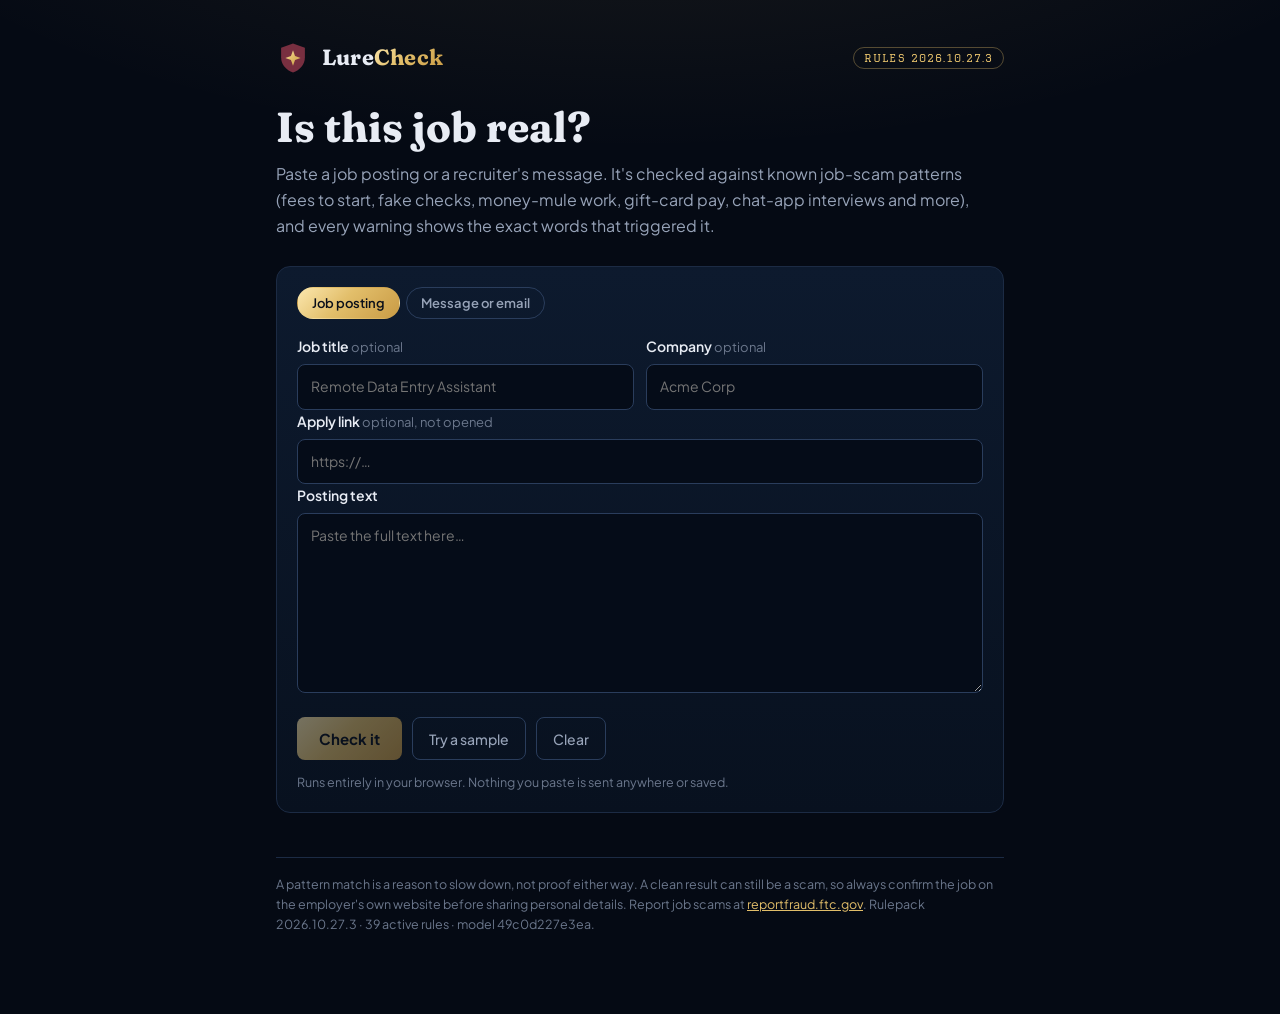
<file: index.html>
<!doctype html>
<html lang="en">
<head>
<meta charset="utf-8">
<meta name="viewport" content="width=device-width, initial-scale=1">
<title>LureCheck · Is this job real?</title>
<meta name="description" content="Paste a job posting or recruiter message and see whether it matches known job-scam patterns. Runs entirely in your browser.">
<link rel="preconnect" href="https://fonts.googleapis.com">
<link rel="preconnect" href="https://fonts.gstatic.com" crossorigin>
<link href="https://fonts.googleapis.com/css2?family=Fraunces:opsz,wght,SOFT,WONK@9..144,500..800,0..100,0..1&family=Graduate&family=Martian+Mono:wdth,wght@75..112.5,400..700&family=Plus+Jakarta+Sans:wght@400..700&display=swap" rel="stylesheet">
<style>
:root{
  --bg:#050A14;--panel:#08111F;--panel2:#0D1A2E;--line:#1C2B44;--line2:#2A3D5C;
  --text:#E8ECF4;--soft:#97A3B8;--dim:#6B778C;
  --gold:#E2BE6A;--gold-hi:#FBE7AE;--gold-lo:#C99B45;
  --foil:linear-gradient(135deg,#FBE7AE 0%,#E2BE6A 45%,#C99B45 100%);
  --garnet:#8C2F45;--crimson:#E5484D;--amber:#E0A23A;--green:#3FB27F;
  --mono:'Martian Mono',ui-monospace,monospace;--sans:'Plus Jakarta Sans',system-ui,sans-serif;
  --display:'Fraunces',Georgia,serif;--varsity:'Graduate','Rockwell',serif;
}
*{box-sizing:border-box;margin:0}
html{background:var(--bg)}
body{font-family:var(--sans);font-variation-settings:'wdth' 82;background:var(--bg);color:var(--text);line-height:1.6;min-height:100vh;
  background-image:radial-gradient(1200px 500px at 50% -200px,rgba(226,190,106,.10),transparent 70%)}
.wrap{max-width:760px;margin:0 auto;padding:40px 16px 80px}
header{display:flex;align-items:center;gap:12px;margin-bottom:28px}
.brand{white-space:nowrap;font-family:var(--display);font-variation-settings:'SOFT' 60,'WONK' 1;font-size:22px;font-weight:700;letter-spacing:.01em}
.brand b{background:var(--foil);-webkit-background-clip:text;background-clip:text;color:transparent}
.tag{margin-left:auto;font:400 11px var(--varsity);letter-spacing:.1em;text-transform:uppercase;color:var(--gold);
  border:1px solid rgba(226,190,106,.35);border-radius:999px;padding:4px 10px}
h1{font-family:var(--display);font-variation-settings:'SOFT' 60,'WONK' 1;font-size:clamp(30px,6vw,42px);line-height:1.15;margin-bottom:10px}
.lede{color:var(--soft);max-width:58ch;margin-bottom:28px}
.card{background:linear-gradient(180deg,var(--panel2),var(--panel));border:1px solid var(--line);border-radius:14px;padding:20px}
.tabs{display:flex;gap:6px;margin-bottom:16px;flex-wrap:wrap}
.tab{font:600 13px var(--sans);color:var(--soft);background:transparent;border:1px solid var(--line2);border-radius:999px;padding:7px 14px;cursor:pointer}
.tab[aria-selected=true]{color:#0A0F1A;background:var(--foil);border-color:transparent}
label{display:block;font-weight:600;font-size:14px;margin:14px 0 6px}
label:first-of-type{margin-top:0}
.hint{color:var(--dim);font-weight:400;font-size:13px}
textarea,input{width:100%;background:#050C18;border:1px solid var(--line2);border-radius:8px;color:var(--text);
  font:14px/1.55 var(--sans);padding:11px 13px}
textarea{min-height:180px;resize:vertical}
textarea:focus,input:focus{outline:none;border-color:var(--gold);box-shadow:0 0 0 3px rgba(226,190,106,.15)}
.row{display:grid;grid-template-columns:1fr 1fr;gap:12px}
@media(max-width:560px){.row{grid-template-columns:1fr}}
.actions{display:flex;gap:10px;margin-top:18px;flex-wrap:wrap}
button.go{background:var(--foil);color:#0A0F1A;border:0;border-radius:8px;padding:12px 22px;font:700 15px var(--sans);cursor:pointer}
button.go:disabled{opacity:.45;cursor:default}
button.ghost{background:none;border:1px solid var(--line2);border-radius:8px;color:var(--soft);padding:11px 16px;font:500 14px var(--sans);cursor:pointer}
button.ghost:hover{border-color:var(--gold);color:var(--text)}
.private{margin-top:12px;color:var(--dim);font-size:12.5px}

#result{margin-top:24px}
.verdict{display:grid;grid-template-columns:auto 1fr;gap:20px;align-items:center}
@media(max-width:560px){.verdict{grid-template-columns:1fr;justify-items:start}}
.scan{position:relative;width:132px;height:132px}
.scan svg{width:100%;height:100%;transform:rotate(-90deg)}
.scan .num{position:absolute;inset:0;display:grid;place-items:center;text-align:center;font:700 30px var(--mono);font-variation-settings:'wdth' 112.5}
.scan .num small{display:block;font:600 10px var(--mono);letter-spacing:.14em;color:var(--dim);margin-top:-6px}
.lvl{font:600 11px var(--mono);letter-spacing:.14em;text-transform:uppercase}
.vt{font-family:var(--display);font-variation-settings:'SOFT' 60,'WONK' 1;font-size:26px;line-height:1.2;margin:4px 0 6px}
.advice{color:var(--soft)}
.k-ok{--c:var(--green)}.k-caution{--c:var(--amber)}.k-warn{--c:#F07A3A}.k-bad{--c:var(--crimson)}
.lvl,.num{color:var(--c)}
.verdict.card{border-color:color-mix(in srgb,var(--c) 45%,var(--line))}
h2{font:400 12.5px var(--varsity);letter-spacing:.12em;text-transform:uppercase;color:var(--gold);margin:26px 0 10px}
.f{border:1px solid var(--line);border-left:3px solid var(--fc);border-radius:10px;padding:14px 16px;margin-bottom:10px;background:var(--panel)}
.f.critical{--fc:var(--crimson)}.f.warning{--fc:var(--amber)}.f.note{--fc:var(--dim)}
.f .t{display:flex;gap:10px;align-items:baseline;justify-content:space-between;font-weight:600}
.f .sev{font:600 10.5px var(--mono);letter-spacing:.1em;text-transform:uppercase;color:var(--fc);white-space:nowrap}
.f p{color:var(--soft);font-size:14px;margin-top:4px}
.f code{display:inline-block;font:12.5px var(--mono);color:var(--gold-hi);background:rgba(226,190,106,.08);
  border:1px solid rgba(226,190,106,.2);border-radius:5px;padding:1px 6px;margin:6px 6px 0 0;word-break:break-word}
.lg{border-color:rgba(224,162,58,.45)}
.lg ul,.steps{padding-left:20px;color:var(--soft);font-size:14px}
.lg li,.steps li{margin-top:4px}
.empty{color:var(--soft)}
footer{margin-top:44px;color:var(--dim);font-size:12.5px;border-top:1px solid var(--line);padding-top:16px}
footer a{color:var(--gold)}
.mk-card{margin-top:6px}
.mk-legend{display:flex;flex-wrap:wrap;gap:10px;margin:0 0 12px;font:500 11px/1 var(--mono, monospace);letter-spacing:.12em;text-transform:uppercase}
.mk-legend span{padding:6px 9px;border-radius:6px}
.mk-text{white-space:pre-wrap;word-break:break-word;font-size:15px;line-height:1.75}
.mk-red,.mk-amb,.mk-grn{color:inherit;border-radius:4px;padding:1px 3px}
.mk-red{background:rgba(229,48,79,.2);box-shadow:inset 0 -2px #E5304F;color:#FFB3BF}
.mk-amb{background:rgba(232,162,26,.18);box-shadow:inset 0 -2px #E8A21A;color:#FFD98A}
.mk-grn{background:rgba(46,204,113,.16);box-shadow:inset 0 -2px #2ECC71;color:#9EF0C2}
.mk-cleared{list-style:none;margin:16px 0 8px;padding:0;display:grid;gap:10px}
.mk-cleared li{display:grid;gap:4px;font-size:14px;opacity:.9}
.mk-cleared b{color:#9EF0C2}
.mk-note{font-size:12.5px;opacity:.6;margin-top:6px}
</style>
</head>
<body>
<div class="wrap">
  <header>
    <svg width="34" height="34" viewBox="0 0 40 40" aria-hidden="true"><defs><linearGradient id="g" x1="0" y1="0" x2="1" y2="1"><stop offset="0" stop-color="#FBE7AE"/><stop offset=".45" stop-color="#E2BE6A"/><stop offset="1" stop-color="#C99B45"/></linearGradient></defs><path d="M20 3 L34 8 V19 C34 28 28 34 20 37 C12 34 6 28 6 19 V8 Z" fill="#782F40"/><path d="M20 11 L22.4 17.6 L29 20 L22.4 22.4 L20 29 L17.6 22.4 L11 20 L17.6 17.6 Z" fill="url(#g)"/></svg>
    <span class="brand">Lure<b>Check</b></span>
    <span class="tag" id="ver-tag">Rules 2026.10.27.3</span>
  </header>

  <h1>Is this job real?</h1>
  <p class="lede">Paste a job posting or a recruiter's message. It's checked against known job-scam patterns (fees to start, fake checks, money-mule work, gift-card pay, chat-app interviews and more), and every warning shows the exact words that triggered it.</p>

  <form class="card" id="form" autocomplete="off">
    <div class="tabs" role="tablist">
      <button type="button" class="tab" role="tab" aria-selected="true" data-mode="posting">Job posting</button>
      <button type="button" class="tab" role="tab" aria-selected="false" data-mode="message">Message or email</button>
    </div>
    <div id="posting-fields">
      <div class="row">
        <div><label for="title">Job title <span class="hint">optional</span></label><input id="title" placeholder="Remote Data Entry Assistant"></div>
        <div><label for="company">Company <span class="hint">optional</span></label><input id="company" placeholder="Acme Corp"></div>
      </div>
      <label for="url">Apply link <span class="hint">optional, not opened</span></label>
      <input id="url" placeholder="https://…">
    </div>
    <div id="message-fields" hidden>
      <label for="sender">Sender <span class="hint">optional, name and email address</span></label>
      <input id="sender" placeholder="Jane Smith &lt;jane@example.com&gt;">
    </div>
    <label for="text" id="text-label">Posting text</label>
    <textarea id="text" placeholder="Paste the full text here…"></textarea>
    <div class="actions">
      <button class="go" id="go" type="submit" disabled>Check it</button>
      <button class="ghost" type="button" id="sample">Try a sample</button>
      <button class="ghost" type="button" id="clear">Clear</button>
    </div>
    <p class="private">Runs entirely in your browser. Nothing you paste is sent anywhere or saved.</p>
  </form>

  <div id="result" aria-live="polite"></div>

  <footer>
    A pattern match is a reason to slow down, not proof either way. A clean result can still be a scam, so always confirm the job on the employer's own website before sharing personal details.
    Report job scams at <a href="https://reportfraud.ftc.gov" rel="noopener">reportfraud.ftc.gov</a>.
    <span id="ver-foot">Rulepack 2026.10.27.3 · 39 active rules.</span>
  </footer>
</div>


<script id="lurecheck-data">
window.LURECHECK_RULEPACK = {"version":"2026.10.27.3","rules":[{"id":"advance_fee","status":"active","severity":"critical","weight":30,"title":"You're asked to pay something","why":"Legitimate employers never charge you to start work. The single most reliable scam marker.","phrases":["training fee","registration fee","application fee","processing fee","onboarding fee","background check fee","starter kit","pay for your own equipment","purchase the equipment","buy the software","refundable deposit","security deposit","administrative fee","certification fee","check to purchase","check for equipment","check to buy","funds to purchase","money for equipment","training with a fee"],"patterns":["\\b(?:fees?|tuition(?!\\s+(?:reimbursement|assistance|support|benefits?))|charges?)\\b[^.\\n]{0,40}\\b(?:training|course|program|certification|onboarding|registration|processing|kit|equipment|softwares?|laptop|visa)\\b","\\b(?:training|course|program|certification|onboarding|registration|application|processing|visa|equipment|software|kit)\\s+(?:fees?|charges?|tuition|costs?)\\b","\\$\\s?\\d[\\d,]*(?:\\.\\d\\d)?\\s+(?:paid\\s+)?(?:certification|training|course|program|mentorship|kit|software|equipment)\\b","\\b(?:must|need to|have to|required to|first)\\b[^.\\n]{0,30}\\b(?:obtain|purchase|buy|pay(?: for)?)\\b[^.\\n]{0,30}\\$\\s?\\d[\\d,]*[^.\\n]{0,20}\\b(?:certification|training|course|program|onboarding|software|equipment|vendor|kit|fee)\\b","\\b(?:pay|paying|send)\\s+(?:the\\s+|our\\s+|an?\\s+)?(?:vendor|hr agent|agent|recruiter|supplier)\\b[^.\\n]{0,40}\\$?\\s?\\d","\\bpay\\b[^.\\n]{0,40}\\$\\s?\\d[\\d,]*[^.\\n]{0,40}\\b(?:to our|to the)\\s+(?:hr\\s+)?(?:agent|recruiter|manager|vendor)\\b","\\b(?:are you able to|can you|could you|please|kindly|you (?:will )?(?:need to|must|have to))\\s+(?:\\w+\\s+){0,2}(?:cover|front|pay for)\\s+(?:the\\s+|these\\s+|those\\s+)?(?:expenses?|costs?|fees?)\\b"],"guards":["negation"],"min_matches":1,"bonus":3,"added":"2026-09-29","source":"original"},{"id":"money_mule","status":"active","severity":"critical","weight":34,"title":"The job involves moving money or packages","why":"Depositing checks and forwarding funds, or reshipping parcels, is how stolen money and goods get laundered. Even if you didn't know, the bank can close your account, report you, and make you repay the money, and people who move stolen money or goods can face criminal charges. Stop and don't send anything on.","phrases":["deposit the check","cash the check","cashier's check","cashiers check","forward the funds","transfer the remaining","wire the balance","process payments on behalf","package forwarding","reship","money transfer agent"],"patterns":["\\b(?:mail|send|issue|email|deliver|give)\\w*\\s+you\\s+(?:a\\s+|the\\s+)?(?:check|cheque|paycheck)\\b[^.\\n]{0,90}\\b(?:deposit|purchase|equipment|supplies|expenses|software|vendor)\\b","\\b(?:attached|enclosed)\\s+is\\s+the\\s+(?:pay)?check\\b[^.\\n]{0,60}\\b(?:cover|expenses|supplies|purchase)\\b","\\bkeep\\s+(?:\\$\\s?\\d[\\d,]*|\\d{1,3}\\s?%)[^.\\n]{0,60}\\b(?:pay|salary|commission|fee|cut)\\b","\\b(?:customers?|clients?|buyers?)\\s+(?:will\\s+)?(?:pay|send|deposit)\\s+(?:into|to)\\s+your\\s+(?:personal\\s+|own\\s+)?(?:bank\\s+)?account\\b","\\b(?:transfer|send|wire|forward|remit)\\b[^.\\n]{0,40}\\b\\d{1,3}\\s?%[^.\\n]{0,40}\\b(?:partner|account|us|our|company)\\b","\\b(?:receive|accept|inspect)\\s+(?:the\\s+)?(?:parcels?|packages?|shipments?|boxes|goods)\\b[^.\\n]{0,80}\\b(?:your\\s+(?:home\\s+)?address|your\\s+home|at\\s+home|residence)\\b","\\b(?:relabel|re-?label|repackage|re-ship)\\w*\\b","\\bprepaid\\s+(?:shipping\\s+)?labels?\\b"],"guards":[],"min_matches":1,"bonus":3,"added":"2026-09-29","source":"original"},{"id":"mystery_shopping","status":"active","severity":"warning","weight":16,"title":"Mystery-shopper work","why":"Real mystery shopping exists, but 'mystery shopper' is also the usual cover story for fake-check scams. Never deposit a check or send money as part of an assignment.","phrases":["mystery shopper","secret shopper","mystery shopping"],"patterns":[],"guards":[],"min_matches":1,"bonus":3,"added":"2026-09-29","source":"original"},{"id":"banking_pii","status":"active","severity":"critical","weight":26,"title":"Banking or identity details wanted up front","why":"Account and identity details come after a signed offer, through payroll, never over chat during screening.","phrases":["routing number","bank account number","voided check","social security number","your ssn","driver's license number","drivers license number","copy of your id","photo of your id","direct deposit form"],"patterns":["\\b(?:send|provide|share|text|email|upload|scan|snap|attach)\\b[^.\\n]{0,50}\\b(?:ssn|social security|driver'?s? licen[sc]e|passport|bank (?:account|details|info\\w*|login)|routing|account number|photo id|id card)\\b"],"guards":["negation","post_hire"],"min_matches":1,"bonus":3,"added":"2026-09-29","source":"original"},{"id":"irreversible_pay","status":"active","severity":"critical","weight":24,"title":"Payment through irreversible channels","why":"Gift cards, crypto and wire services can't be reversed or traced, and no payroll pays in them. Being asked to SEND money through Zelle, Cash App or Venmo is the same trap. (Small gigs paying you through PayPal or Venmo is common and is not flagged on its own.)","phrases":[],"patterns":["\\b(?:send|sent|deposit|transfer|buy|purchase|codes?|top\\s?up|recharge|wire|withdraw\\w*|reimburse\\w*|pay\\s+(?:for|us|them|the|a|your|back))\\b[^.\\n]{0,40}\\b(?:bitcoin|btc|usdt|usdc|crypto(?:currency)?|gift\\s+cards?|apple\\s+cards?|itunes|zelle|cash\\s?app|venmo|western\\s+union|moneygram)\\b","\\b(?:paid|payment|payments|salary|wages?|pay)\\b(?!\\s+(?:vehicles?|rails?|processing|processors?|networks?|infrastructure|products?|platforms?|industry)\\b)[^.\\n]{0,40}\\b(?:bitcoin|btc|usdt|usdc|crypto(?:currency)?|gift\\s+cards?|apple\\s+cards?|itunes|western\\s+union|moneygram)\\b","\\b(?:bitcoin|btc|usdt|usdc|crypto(?:currency)?|gift\\s+cards?|apple\\s+cards?|itunes|western\\s+union|moneygram)\\b[^.\\n]{0,25}\\b(?:paid|payment|payments|salary|deposit|transfer|codes?)\\b"],"guards":["negation"],"min_matches":1,"bonus":3,"added":"2026-09-29","source":"original"},{"id":"task_scam","status":"active","severity":"warning","weight":24,"title":"Looks like a 'task' scam","why":"Task scams pay small commissions for fake product-boosting work, then demand deposits to 'unlock' withdrawals. You never get the money back.","phrases":[],"patterns":["\\b(?:boost|increase|improve|raise)\\w*\\s+(?:the\\s+)?(?:product\\s+|app\\s+|merchant\\s+|store\\s+)?(?:ratings?|rankings?|reviews?)\\b","\\b(?:product|order|app)\\s+optimi[sz]ation\\b","\\bcommission\\s+(?:on|per|for)\\s+(?:every|each|all)\\s+(?:set|task|order|product)\\b","\\b(?:top\\s?up|recharge|reload|fund)\\s+(?:your\\s+)?(?:account|balance|wallet)\\b","\\bunlock\\s+(?:your\\s+)?(?:withdrawal|earnings|commissions?|tasks?|bonus)\\b","\\bwithdraw(?:al|als)?\\b[^.\\n]{0,50}\\b(?:top\\s?up|recharge|deposit|unlock|upgrade)\\b","\\b(?:like|rate|review|click)\\s+(?:and\\s+\\w+\\s+)?(?:products?|videos?|ads?|apps?|listings?)\\b[^.\\n]{0,40}\\b(?:earn|paid|commission)\\b"],"guards":[],"min_matches":1,"bonus":3,"added":"2026-09-29","source":"original"},{"id":"off_platform","status":"active","severity":"warning","weight":17,"title":"Pushed onto a messaging app","why":"Moving to an unmonitored app right away avoids platform fraud detection and leaves no record. Keep talking where you found the job or on the company's own email. If they won't, look the company up yourself and call the main number on its website to ask whether the job and the recruiter are real.","phrases":["telegram","whatsapp","google hangouts","signal app","wickr","skype id","add me on","message me at","text me at","dm me on"],"patterns":["\\b(?:provide|send|share)\\s+(?:us\\s+|me\\s+)?your\\s+(?:microsoft\\s+)?teams\\s+(?:contact|id|email|username|handle|details)\\b","\\bteams\\s+for\\s+(?:direct\\s+)?communication\\b","\\b(?:only|exclusively|just)\\s+(?:via|on|through|over)\\s+(?:whatsapp|telegram|signal|text|sms)\\b"],"guards":["negation"],"min_matches":1,"bonus":3,"added":"2026-09-29","source":"original"},{"id":"text_interview","status":"active","severity":"warning","weight":15,"title":"Interview by text only","why":"Scam operations avoid live video because they're using a stolen or invented identity. A video call isn't proof either: some use face-swap filters. If you do get one, ask the interviewer to turn their head or wave a hand in front of their face; the filters often glitch.","phrases":["chat interview","text interview","no video call","interview through telegram","interview via whatsapp","written interview only"],"patterns":["\\binterview\\w*\\b[^.\\n]{0,40}\\b(?:via|on|through|over|by)\\s+(?:whatsapp|telegram|signal|text(?:\\s+message)?|chat|messages?|sms)\\b"],"guards":["negation"],"min_matches":1,"bonus":3,"added":"2026-09-29","source":"original"},{"id":"instant_hire","status":"active","severity":"warning","weight":16,"title":"Hired with no real process","why":"An offer without an interview means nobody is assessing you. The goal is to reach the payment step fast.","phrases":["you have been hired","congratulations you are hired","no interview required","hired on the spot","your resume was selected","begin work today"],"patterns":["\\bno\\s+interview\\b","\\b(?:hired|hire[sd]?|start(?:ing)?|begin)\\b[^.\\n]{0,20}\\bsame[- ]day\\b","\\byou(?:'ve| have)\\s+been\\s+(?:selected|hired|approved|accepted)\\b","\\bdeemed\\s+qualified\\b","\\byour\\s+(?:application|resume)\\s+(?:has\\s+been|was)\\s+(?:processed|selected|approved|shortlisted)\\b"],"guards":["negation"],"min_matches":1,"bonus":3,"added":"2026-09-29","source":"original"},{"id":"unsolicited_contact","status":"active","severity":"warning","weight":14,"title":"They say they found you through a directory or resume list","why":"Scammers mass-mail lists of students and job seekers. A real employer applies to you, or you apply to them.","phrases":[],"patterns":["\\b(?:got|received|obtained|found|pulled|saw)\\s+your\\s+(?:contact|resume|cv|email|details|information)\\b[^.\\n]{0,60}\\b(?:through|from|via|on|in)\\b","\\bselected\\s+from\\s+your\\s+(?:school|university|college|campus)\\s+directory\\b","\\byour\\s+(?:school|university|college)\\s+(?:directory|email\\s+list|listserv)\\b"],"guards":[],"min_matches":1,"bonus":3,"added":"2026-09-29","source":"university scam alerts, 2026-09"},{"id":"student_bait","status":"active","severity":"note","weight":9,"title":"Wording aimed at students","why":"Campus scam alerts repeatedly show this framing: easy money that won't interfere with classes.","phrases":[],"patterns":["\\bwithout affecting your (?:regular\\s+)?(?:activities|studies|academics|classes|schedule)\\b","\\bstudent\\s+(?:empowerment|assistance|support)\\s+program\\b","\\bwork\\s+virtually\\s+as\\b"],"guards":[],"min_matches":1,"bonus":3,"added":"2026-09-29","source":"university scam alerts, 2026-09"},{"id":"pressure","status":"active","severity":"warning","weight":11,"title":"Pressure to decide now","why":"Urgency is there to stop you checking. Real hiring runs on weeks, not hours.","phrases":["limited positions","limited slots","act fast","respond within 24 hours","within the next hour","first come first served","offer expires","urgent hiring","urgently needed"],"patterns":["\\burgently\\s+(?:needs?|required|hiring)\\b","\\bstart\\s+(?:today|now|right away)\\b"],"guards":[],"min_matches":1,"bonus":3,"added":"2026-09-29","source":"original"},{"id":"visa_threat","status":"active","severity":"warning","weight":20,"title":"Threatens your visa or immigration status","why":"The message says your visa, OPT, CPT or SEVIS status is at risk, mentions deportation or arrest, or asks you to pay something tied to your immigration status. Scammers target international students with these threats. Employers don't handle your visa status, and no real job asks you to pay to protect it. Talk to your school's international student office before you reply.","phrases":[],"patterns":["\\b(?:visa|f-?1|j-?1|opt|stem\\s+opt|cpt|sevis|i-?20|immigration\\s+status|work\\s+authori[sz]ation)\\b[^.\\n]{0,40}\\b(?:revoked|cancell?ed|terminated|suspended|at\\s+risk|in\\s+jeopardy|violat(?:ed|ion))\\b","\\b(?:deport(?:ed|ation)?|arrest(?:ed)?\\s+warrant|immigration\\s+(?:officers?|police))\\b","\\b(?:pay|fee|fine|deposit|send)\\b[^.\\n]{0,40}\\b(?:visa|opt|cpt|sevis|i-?20|immigration)\\b[^.\\n]{0,30}\\b(?:status|fee|processing|clearance|renewal|maintain)\\b"],"guards":["negation"],"min_matches":1,"bonus":3,"added":"2026-10-27","source":"plan item 10: international students are targeted with visa and OPT/CPT threats"},{"id":"authority_impersonation_zh","status":"active","severity":"warning","weight":28,"title":"Someone claiming to be police or a consulate wants money (Chinese)","why":"The message claims to be from a Chinese embassy, consulate, police or customs office, says you're linked to a crime such as money laundering, and asks you to pay, transfer money or keep it secret. Real authorities don't do this by phone, text or WeChat. Hang up and talk to your school's international student office.","phrases":[],"patterns":["(?:大使馆|领事馆|公安局|公安|警察局|检察院|移民局|海关)[^。\\n]{0,40}(?:洗钱|逮捕|通缉|涉嫌|冻结|拘留|涉案|违法)","(?:洗钱|逮捕|通缉|涉嫌|冻结|拘留|涉案)[^。\\n]{0,40}(?:转账|汇款|保证金|安全账户|保密)"],"guards":[],"min_matches":1,"bonus":3,"added":"2026-10-27","source":"plan item 10: impersonation calls aimed at Chinese international students"},{"id":"fake_check_es","status":"active","severity":"critical","weight":34,"title":"They'll send you a check and want money back (Spanish)","why":"Te mandan un cheque para depositar y después te piden enviar el resto, comprar equipo o pagar a un proveedor. El banco puede mostrar el dinero disponible, pero el cheque falso regresa semanas después y tú debes todo. This is the fake-check scam: don't deposit it.","phrases":[],"patterns":["\\bcheck\\b[\\s\\S]{0,120}?\\bdep[oó]s[ií]t\\w*[\\s\\S]{0,100}?\\b(?:env[ií]\\w*|transf\\w*|devuelv\\w*|devolv\\w*|mand\\w*)\\b[^.\\n]{0,40}\\b(?:resto|diferencia|proveedor|equipo|dinero)\\b","\\bdep[oó]s[ií]t\\w*[^.\\n]{0,40}\\bcheck\\b[\\s\\S]{0,100}?\\b(?:proveedor|resto|diferencia|compra\\w*\\s+(?:el\\s+|los\\s+)?(?:equipo|materiales))\\b"],"guards":["negation"],"min_matches":1,"bonus":3,"added":"2026-10-27","source":"plan item 10: Spanish-language fake-check scripts"},{"id":"advance_fee_es","status":"active","severity":"critical","weight":30,"title":"You're asked to pay to get the job (Spanish)","why":"Te piden pagar una cuota de inscripción, capacitación, uniforme o materiales para empezar. Los empleadores reales no cobran por trabajar. You're asked to pay to start: real employers never charge you.","phrases":["pago por adelantado","cuota de inscripción","cuota de inscripcion","costo de capacitación","costo de capacitacion","kit de inicio","depósito de garantía","deposito de garantia"],"patterns":["\\b(?:debe|debes|tiene\\s+que|tienes\\s+que|necesita|necesitas)\\s+(?:pagar|depositar)\\b[^.\\n]{0,40}\\b(?:inscripci[oó]n|capacitaci[oó]n|entrenamiento|uniforme|materiales|kit|equipo)\\b"],"guards":["negation"],"min_matches":1,"bonus":3,"added":"2026-10-27","source":"plan item 10: Spanish-language advance-fee scripts"},{"id":"too_good","status":"active","severity":"warning","weight":13,"title":"High pay for very little","why":"Pay well above market for a role needing no experience is bait, not an opportunity.","phrases":["no experience necessary","no experience required","no skills required","anyone can do this","work only 2 hours","flexible hours high pay","easy money","guaranteed income","earn while you learn"],"patterns":["\\bno\\s+(?:prerequisite\\s+)?(?:training\\s+or\\s+)?(?:work\\s+)?experience(?:\\s+or\\s+(?:skills?|training))?\\s+(?:is\\s+|are\\s+)?(?:necessary|required|needed)\\b","\\bearn\\s+\\$\\s?\\d[\\d,]*(?:\\s*(?:-|to)\\s*\\$?\\s?\\d[\\d,]*)?\\s*(?:daily|a day|per day|every day)\\b"],"guards":[],"min_matches":1,"bonus":3,"added":"2026-09-29","source":"original"},{"id":"pay_to_work","status":"active","severity":"warning","weight":20,"title":"The 'job' requires paying for training first","why":"A real internship or job pays you. If you must buy a course or program to get the role, it is a course sale dressed as a job.","phrases":["enroll here","enroll for the program","enroll in the program"],"patterns":["\\benroll\\w*\\s+(?:for|in)\\s+(?:the|our)\\s+(?:training\\s+)?program\\b"],"guards":["negation"],"min_matches":1,"bonus":3,"added":"2026-09-29","source":"original"},{"id":"training_sale_perks","status":"active","severity":"warning","weight":20,"title":"The perks read like a course being sold","why":"Certificates, mock interviews and branding sessions listed together are how paid 'internship programs' advertise themselves.","phrases":["training certificate","internship certificate","letter of recommendation","mock interview sessions","personal branding sessions","resume building sessions","guaranteed placement"],"patterns":[],"guards":[],"min_matches":2,"bonus":3,"added":"2026-09-29","source":"original"},{"id":"mule_recruitment","status":"active","severity":"warning","weight":22,"title":"Bank account and ID wanted to 'receive payment'","why":"Being asked for a U.S. bank account and SSN to 'receive salary' before you know the job, company, or pay is the money-mule recruitment pattern; your account is used to move stolen funds. Even if you didn't know, the bank can close your account, report you, and make you repay the money, and people who move stolen money or goods can face criminal charges. Stop and don't send anything on.","phrases":["bank account for payment","valid u.s. bank account","us bank account for","social security number for employment","part-time recruiter"],"patterns":["\\b(?:valid|active|personal)\\s+(?:u\\.?s\\.?\\s+)?bank\\s+account\\b[^.\\n]{0,30}\\b(?:payment|paid|salary|deposit|receive)\\b","\\b(?:receive|get|accept)\\s+(?:your\\s+)?(?:salary|pay|payments?|payroll)(?:\\s+payments?)?\\s+(?:through|via|by|into|to)\\s+(?:a\\s+|your\\s+)?(?:u\\.?s\\.?\\s+)?(?:personal\\s+)?bank\\b","\\bassist(?:ing)?\\s+(?:\\w+\\s+){0,3}with\\s+(?:its|our|their|the)\\s+recruit(?:ment|ing)\\b","\\brecruit(?:ment|ing)\\s+(?:is\\s+being\\s+)?conducted\\s+on\\s+behalf\\s+of\\b","\\breply\\s+(?:with\\s+)?(?:yes|apply|interested|i'?m interested)\\b","\\bnot\\s+eligible\\s+to\\s+apply\\b"],"guards":[],"min_matches":1,"bonus":3,"added":"2026-09-29","source":"original"},{"id":"vague_employer","status":"active","severity":"note","weight":9,"title":"The employer stays vague","why":"A real posting names the company and a real person. Anonymity here is deliberate.","phrases":["confidential company","our client is seeking","a leading company","reputable company seeking","well known firm","undisclosed company"],"patterns":["\\b(?:confidential|undisclosed)\\s+(?:employer|company|client)\\b"],"guards":[],"min_matches":1,"bonus":3,"added":"2026-09-29","source":"original"},{"id":"preselected_offer","status":"active","severity":"warning","weight":20,"title":"A job offer you never applied for","why":"The message says you've already been 'chosen' or 'selected' or that an offer was 'approved for you', or that they found your CV or email somewhere. Real employers don't hand out offers to people who never applied.","phrases":[],"patterns":["\\b(?:dear|greetings,?|hello,?)\\s+(?:chosen|selected)\\s+(?:applicant|candidate|student)s?\\b","\\b(?:job\\s+)?offer\\s+has\\s+been\\s+approved\\s+for\\s+you\\b","\\byou\\s+have\\s+been\\s+(?:chosen|selected)\\s+(?:through|by|from|for\\s+(?:a|this)\\s+job|to\\s+work)\\b","\\b(?:considered|found)\\s+you\\s+(?:as\\s+)?(?:a\\s+)?suitable\\b","\\bcame\\s+across\\s+your\\s+(?:cv|resume|profile)\\b","\\bfound\\s+your\\s+(?:email|e-mail|contact|number)\\s+(?:on|in|through)\\b","\\byou\\s+are\\s+invited\\s+to\\s+participate\\s+in\\s+a\\s+part[- ]time\\s+job\\b","\\byour\\s+resume\\s+is\\s+very\\s+suitable\\b"],"guards":[],"min_matches":1,"bonus":3,"added":"2026-09-30","source":"field test Sept 2026 (Evan's labeled reasons)"},{"id":"weekly_stipend","status":"active","severity":"warning","weight":18,"title":"A flat weekly amount for part-time work","why":"Scam offers quote a round weekly sum ('$350 weekly', '$550 per week') for a few hours of vague remote work. Real part-time jobs quote an hourly rate. Writing 'every 7 days' instead of 'weekly' doesn't change it.","phrases":[],"patterns":["\\$\\s?\\d{3}(?:[.,]\\d{2})?\\s*(?:\\(?usd\\)?\\s*)?(?:weekly|per\\s+week|a\\s+week|each\\s+week|every\\s+week|every\\s+(?:7|seven)\\s+days|/\\s?(?:week|wk))\\b","\\bweekly\\s+(?:pay|salary|remuneration|allowance|wages?|compensation|stipend)\\s*(?:of|:|is)?\\s*(?:up\\s+to\\s+)?\\$\\s?\\d{3}\\b","\\b(?:earn|make|get\\s+paid)\\s+(?:up\\s+to\\s+)?\\$\\s?\\d{3}(?:\\.\\d\\d)?\\s*(?:\\(?usd\\)?\\s*)?(?:weekly|every\\s+(?:7|seven)\\s+days)\\b"],"guards":["live_in"],"min_matches":1,"bonus":3,"added":"2026-09-30","source":"field test Sept 2026 (Evan's labeled reasons)"},{"id":"personal_channel","status":"active","severity":"warning","weight":18,"title":"Moves hiring to a personal phone, email or social account","why":"You're told to text a number, reply from your personal or 'alternative' email instead of your school address, or message someone on Instagram. That keeps the conversation away from your school's spam filters and anyone who could warn you. This happens from real university addresses too: scammers send from hacked student and staff accounts, so a genuine .edu address doesn't make the offer real.","phrases":[],"patterns":["\\b(?:alternative|alternate|personal|private|non[- ]?school|non[- ]?edu)\\s+e-?mail(?:\\s+address)?\\b","\\bnot\\s+(?:your|the)\\s+(?:\\.?edu|school|university|student|campus)\\s+e-?mail\\b","\\btext\\s+(?:your|me\\s+your|us\\s+your|them\\s+your)\\s+(?:full\\s+)?name\\b","\\b(?:send|drop)\\s+(?:a\\s+)?text(?:\\s+message)?\\s+to\\b","\\bvia\\s+text\\s+(?:message|at)\\b","\\btext\\s+message\\s+(?:only|for\\s+a\\s+quick)\\b","\\binstagram\\b[^.\\n]{0,40}\\bmessage\\s+only\\b","\\bdrop\\s+your\\s+(?:phone|cell|mobile)\\s+number\\b","\\b(?:send|provide|reply\\s+with)\\b[^.\\n]{0,40}\\bgmail\\b"],"guards":["disclaimer"],"min_matches":1,"bonus":3,"added":"2026-09-30","source":"field test Sept 2026 (Evan's labeled reasons)"},{"id":"any_department","status":"active","severity":"note","weight":10,"title":"Open to anyone in any department","why":"Fake 'research assistant' offers say any student from any department can do the job. Real research jobs name the skills and the lab. These often come from real but hacked university email accounts.","phrases":[],"patterns":["\\b(?:any|all)\\s+(?:academic\\s+)?departments?\\s+(?:of|in)\\s+(?:the|our)\\s+(?:institution|university|school|college)\\b","\\bfrom\\s+any\\s+(?:academic\\s+)?department\\b","\\bstudents?\\s*(?:and|/|\\\\)\\s*staffs?\\b[^.\\n]{0,80}\\b(?:job|position|opportunity|offer|employment)\\b"],"guards":[],"min_matches":1,"bonus":3,"added":"2026-09-30","source":"field test Sept 2026 (Evan's labeled reasons)"},{"id":"student_hardship_bait","status":"active","severity":"note","weight":10,"title":"Promises money without touching your studies","why":"'Won't interfere with your academics', 'help struggling students cover expenses': this pitch targets students who need money and is written to lower your guard.","phrases":[],"patterns":["\\bwithout\\s+(?:affecting|interfering\\s+with)\\s+(?:your|one'?s)\\s+(?:regular\\s+|daily\\s+)?(?:activities|academics?|academic\\s+performance|studies|classes|schedule|leisure)\\b","\\b(?:won'?t|will\\s+not|does\\s+not|doesn'?t)\\s+(?:interfere|affect)\\s+(?:with\\s+)?your\\s+(?:daily\\s+activities|academics|studies|present\\s+employment|study)\\b","\\bhelp\\s+(?:struggling|needy)\\s+students\\b","\\bcover\\s+expenses\\s+incurred\\b","\\bfinancial\\s+support\\s+to\\s+those\\s+who\\b"],"guards":[],"min_matches":1,"bonus":3,"added":"2026-09-30","source":"field test Sept 2026 (Evan's labeled reasons)"},{"id":"reship_home","status":"active","severity":"critical","weight":34,"title":"Receive and re-ship packages from home","why":"The job is taking in parcels at your home and sending them on. That's reshipping stolen goods, and you're the one whose address is on the box. Even if you didn't know, the bank can close your account, report you, and make you repay the money, and people who move stolen money or goods can face criminal charges. Stop and don't send anything on.","phrases":[],"patterns":["\\breshipp?(?:ing|er|ers)?\\b","\\b(?:parcels?|packages?|goods|items)\\b[^.\\n]{0,60}\\b(?:delivered|sent|shipped|mailed)\\s+to\\s+your\\s+(?:home|house|address|residence|apartment)\\b","\\bprepares?\\s+goods\\s+for\\s+forwarding\\b","\\baccept(?:ing)?\\s+and\\s+send(?:ing)?\\s+(?:mail|parcels?|packages?)\\b","\\b(?:outgoing|return)\\s+shipping\\s+labels?\\s+to\\s+print\\b","\\btake\\s+(?:pictures|photos)\\s+of\\s+(?:it|the\\s+parcels?|the\\s+packages?|each\\s+(?:parcel|package))\\b"],"guards":[],"min_matches":1,"bonus":3,"added":"2026-09-30","source":"field test Sept 2026 (Evan's labeled reasons)"},{"id":"fake_check_funds","status":"active","severity":"critical","weight":34,"title":"They'll send you money to buy things","why":"You're promised a check or 'funds' to buy equipment, supplies or gifts, or you'll be 'paid in advance' for purchases. Your bank may show the money as available within a day or two, but a fake check can come back weeks later, and you owe the bank the full amount. Don't deposit it, and don't send any of it on.","phrases":[],"patterns":["\\b(?:issue|send|mail|give|email)\\w*\\s+you\\s+(?:an?\\s+)?(?:official\\s+)?(?:check|cheque|paycheck)\\b","\\b(?:check|cheque|paycheck)\\s+(?:for|to\\s+cover)\\s+(?:the\\s+)?(?:office\\s+)?(?:supplies|equipment|expenses|purchases?|items)\\b","\\bfunds?\\b[^.\\n]{0,50}\\b(?:for|to\\s+(?:purchase|buy|handle|cover))\\s+(?:the\\s+)?(?:equipment|supplies|shipping|office\\s+items|gifts?|items)\\b","\\bmobile\\s+deposit\\b","\\bpurchase\\s+(?:gifts?|gift\\s+items)\\b","\\bnot\\s+to\\s+use\\s+your\\s+personal\\s+funds\\b","\\bdon'?t\\s+have\\s+to\\s+use\\s+your\\s+personal\\s+funds\\b","\\bpaid\\s+in\\s+advance\\s+for\\s+(?:all\\s+)?(?:tasks\\s+and\\s+)?purchases\\b","\\bsuppliers?\\s+payments?\\b"],"guards":["negation"],"min_matches":1,"bonus":3,"added":"2026-09-30","source":"field test Sept 2026 (Evan's labeled reasons)"},{"id":"app_boost_task","status":"active","severity":"critical","weight":30,"title":"Paid to boost apps, songs or products","why":"'Update app store data', 'increase app downloads', 'raise play counts': this is the task scam. Soon you're asked to deposit money to 'unlock' your earnings.","phrases":[],"patterns":["\\b(?:increase|boost|improve|update|raise)\\w*\\s+(?:the\\s+)?(?:app(?:\\s+store)?\\s+(?:data|views|downloads|rankings?)|app\\s+views|play\\s+counts?|views\\s+and\\s+downloads|streams?\\s+(?:of|for))\\b","\\bplay\\s+counts?\\b","\\bapp\\s+store\\s+data\\b"],"guards":[],"min_matches":1,"bonus":3,"added":"2026-09-30","source":"field test Sept 2026 (Evan's labeled reasons)"},{"id":"brand_recruiter_text","status":"active","severity":"warning","weight":18,"title":"Cold message 'from' a big brand's HR","why":"A text opening 'sorry to interrupt, I'm from Indeed/TikTok HR' with a daily pay range is the standard opener for task scams. Those companies don't recruit that way.","phrases":[],"patterns":["\\b(?:i'?m|i\\s+am|this\\s+is)\\s+(?:a\\s+)?(?:recruit\\w*\\s+assistant\\s+at|from\\s+the\\s+hr\\s+department|from\\s+(?:indeed|linkedin|tiktok|amazon|ziprecruiter|glassdoor|temu|shein))\\b","\\bsorry\\s+to\\s+(?:interrupt|bother\\s+you)\\b","\\bexcuse\\s+me,?\\s+i'?m\\s+(?:a|from)\\b","\\bpart[- ]time\\s+partners\\b","\\bdaily\\s+salary\\s+(?:is\\s+)?(?:from\\s+)?\\$\\s?\\d"],"guards":[],"min_matches":1,"bonus":3,"added":"2026-09-30","source":"field test Sept 2026 (Evan's labeled reasons)"},{"id":"pet_sitter_relative","status":"active","severity":"warning","weight":20,"title":"A relative 'moving to the area' needs a pet sitter","why":"An uncle, aunt or friend 'moving to the college area' who needs a dog walker at a weekly rate is a fake-check script. The 'owner' is never there and the check arrives first.","phrases":[],"patterns":["\\b(?:uncle|aunt|auntie|cousin|mother|father|mom|dad|brother|sister|relative)\\b[^.\\n]{0,100}\\b(?:moving|relocating)\\b","\\b(?:pet|dog)\\s*[- ]?\\s*(?:sitt?(?:er|ing)|walk(?:er|ing))\\b[^.\\n]{0,160}\\$\\s?\\d{3}\\s*(?:weekly|per\\s+week|a\\s+week)\\b","\\$\\s?\\d{3}\\s*(?:weekly|per\\s+week|a\\s+week)\\b[^.\\n]{0,160}\\b(?:pet|dog)\\s*[- ]?\\s*(?:sitt?(?:er|ing)|walk(?:er|ing))\\b"],"guards":[],"min_matches":1,"bonus":3,"added":"2026-09-30","source":"field test Sept 2026 (Evan's labeled reasons)"},{"id":"crypto_atm","status":"active","severity":"critical","weight":30,"title":"Work involving crypto ATMs","why":"'Evaluate Bitcoin ATMs' jobs are how scammers get you to turn a fake check or stolen money into crypto they control.","phrases":[],"patterns":["\\b(?:bitcoin|btc|crypto(?:currency)?)\\s+atms?\\b"],"guards":[],"min_matches":1,"bonus":3,"added":"2026-09-30","source":"field test Sept 2026 (Evan's labeled reasons)"},{"id":"pii_upfront","status":"active","severity":"warning","weight":18,"title":"Asks for personal details before any interview","why":"A first message asking for your student ID number, date of birth, age or full home address, before any interview, is collecting what it needs for identity theft and to mail a fake check.","phrases":[],"patterns":["\\bstudent\\s+id\\s+(?:number|no\\.?|#)\\b","\\bdate\\s+of\\s+birth\\b","(?:^|\\n)\\s*(?:age|dob)\\s*:","\\bfull\\s+names?\\b[^.\\n]{0,80}\\b(?:mailing|home|physical)\\s+address\\b[^.\\n]{0,80}\\b(?:phone|mobile|cell)\\b"],"guards":["negation","post_hire"],"min_matches":1,"bonus":3,"added":"2026-09-30","source":"field test Sept 2026 (Evan's labeled reasons)"},{"id":"startup_cost","status":"active","severity":"critical","weight":30,"title":"Costs money to start","why":"You're asked to put money in up front ('$8 to get started', 'startup cost') to earn later. Real jobs don't charge you to begin.","phrases":[],"patterns":["\\$\\s?\\d+[^.\\n]{0,25}\\b(?:out\\s+of\\s+pocket|startup\\s+cost|start-?up\\s+(?:cost|fee))\\b","\\b(?:startup|start-?up)\\s+cost\\s+(?:is\\s+)?(?:holding|of|\\$)"],"guards":["negation"],"min_matches":1,"bonus":3,"added":"2026-09-30","source":"field test Sept 2026 (Evan's labeled reasons)"},{"id":"review_fraud","status":"active","severity":"critical","weight":30,"title":"Paid to post fake reviews","why":"Writing 5-star reviews you didn't earn is fraud the FTC fines businesses for, and these gigs often don't pay or turn into task scams.","phrases":[],"patterns":["\\b(?:post(?:ing)?|write|writing|leave|leaving)\\s+(?:\\d+\\s+)?(?:5|five)[- ]star\\s+reviews?\\b","\\$\\s?\\d+\\s+(?:per|for\\s+each|each|a)\\s+review\\b","\\bpaid\\s+(?:to\\s+)?(?:post|write)\\s+reviews?\\b"],"guards":["negation"],"min_matches":1,"bonus":3,"added":"2026-09-30","source":"field test Sept 2026 (Evan's labeled reasons)"},{"id":"income_claim","status":"active","severity":"warning","weight":18,"title":"Promised income that data entry doesn't pay","why":"'$300 a day', '$15,000 a month', 'paychecks are guaranteed' for typing or forms. No real data-entry job pays like that.","phrases":[],"patterns":["\\bpaychecks?\\s+are\\s+guaranteed\\b","\\b(?:make|earn)s?\\s+\\$\\s?\\d{1,3},\\d{3}\\s*/?\\s*(?:mo|month)\\b","\\$\\s?[3-9]\\d{2,}\\+?\\s*(?:/|per\\s+|a\\s+)day\\b","\\bproven\\s+to\\s+generate\\b"],"guards":[],"min_matches":1,"bonus":3,"added":"2026-09-30","source":"field test Sept 2026 (Evan's labeled reasons)"},{"id":"weekly_pay_assistant","status":"active","severity":"warning","weight":35,"title":"An assistant job that leads with being paid weekly","why":"The 'research / personal assistant, part-time, get paid weekly' offer is a common script aimed at students, and scammers drop the dollar amount to slip past filters. Real postings say what the work is and the hourly rate.","phrases":[],"patterns":["\\b(?:research|personal|virtual|administrative|office|executive)\\s+assistants?\\b[^.\\n]{0,200}?\\b(?:get|be|are|is|being)\\s+paid\\b[^.\\n]{0,40}?\\b(?:weekly|per\\s+week|every\\s+week|each\\s+week|every\\s+(?:7|seven)\\s+days)\\b","\\b(?:get|be)\\s+paid\\b[^.\\n]{0,40}?\\b(?:weekly|per\\s+week|every\\s+week|each\\s+week|every\\s+(?:7|seven)\\s+days)\\b[^.\\n]{0,200}?\\b(?:research|personal|virtual|administrative|office|executive)\\s+assistants?\\b","\\b(?:research|personal|virtual|administrative|office|executive)\\s+assistants?\\b[\\s\\S]{0,300}?\\b(?:compensation|pay|salary|stipend|wages?)\\s*:\\s*[a-z ]{0,30}\\b(?:weekly|per\\s+week|every\\s+week|each\\s+week|every\\s+(?:7|seven)\\s+days)\\b"],"guards":[],"min_matches":1,"bonus":3,"added":"2026-09-30","source":"red team: dollar amounts removed"},{"id":"earnings_per_day","status":"active","severity":"warning","weight":18,"title":"Earnings promised by the day","why":"'Earn up to ... per day', 'your earnings start at ... a day': work-from-home scams promise a daily take instead of an hourly wage. Real jobs quote an hourly rate or a salary, with or without the dollar amount.","phrases":[],"patterns":["\\b(?:earn|earns|earning|earnings|make|makes|making|generate|generates|income|paid)\\b[^.\\n]{0,40}?\\bup\\s+to\\b(?:(?!\\b(?:hours?|hrs?|shifts?|times|days?\\s+a\\s+week)\\b)[^.\\n]){1,30}?\\+?\\s*(?:per\\s+day|a\\s+day|/\\s?day|daily)\\b","\\b(?:earn|earns|earning|earnings|make|makes|making|generate|generates|income|paid)\\b[^.\\n]{0,25}?\\bbetween\\b(?:(?!\\b(?:hours?|hrs?|shifts?)\\b)[^.\\n]){1,40}?\\b(?:per|a)\\s+day\\b","\\bearnings\\s+start\\s+at\\b[^.\\n]{1,30}?(?:per\\s+day|a\\s+day|/\\s?day|daily)\\b"],"guards":["negation"],"min_matches":1,"bonus":3,"added":"2026-10-03","source":"red team Oct 2026: data-entry script with the dollar amounts removed"},{"id":"commission_system_pitch","status":"active","severity":"warning","weight":22,"title":"A sales 'system' you buy into, not a job","why":"Promoting 'high-ticket digital products' on social media for pay per sale, with a fee kept out of your earnings and 'no followers needed', is an affiliate or MLM funnel. There's no employer paying you a wage.","phrases":["high-ticket","high ticket","no followers needed","no followers required","step-by-step system","proven training blueprint"],"patterns":["\\b(?:earn|make|paid|pay|commission)\\b[^.\\n]{0,40}?\\bper\\s+(?:sale|referral|sign[-\\s]?up)\\b","\\b(?:retains?|keeps?|takes?)\\s+(?:only\\s+)?(?:a\\s+)?(?:small\\s+)?[^.\\n]{0,25}?\\b(?:website|platform|membership|setup|license)\\s+fee\\b","\\bpromote\\s+(?:\\w+\\s+){0,3}digital\\s+products?\\b"],"guards":[],"min_matches":2,"bonus":3,"added":"2026-10-03","source":"red team Oct 2026: MLM 'digital products' script with the dollar amounts removed"}]};
window.LURECHECK_MODEL = {"format":2,"version":"49c0d227e3ea","threshold":0.88,"rule_scale":3.0,"rule_ids":["advance_fee","any_department","app_boost_task","banking_pii","brand_recruiter_text","crypto_atm","fake_check_funds","implied_hourly","income_claim","instant_hire","irreversible_pay","money_mule","mule_combo","mule_recruitment","mystery_shopping","off_platform","pay_anomaly","pay_to_work","personal_channel","personal_email","pet_sitter_relative","preselected_offer","pressure","reship_home","review_fraud","startup_cost","student_bait","student_hardship_bait","task_scam","text_interview","too_good","training_sale_perks","unsolicited_contact","vague_employer","weekly_stipend"],"rule_coef":[0.5209,0.505624,0.026156,0.485783,0.711714,0.262814,0.114753,1.19578,-0.252183,0.526512,-0.24973,0.549974,0.021219,0.021219,-0.167596,0.642141,-0.516503,0.028577,0.749189,0.359576,0.02208,0.140288,0.262451,0.777626,0.049299,0.396409,0.078666,0.920122,0.022284,0.077375,0.04332,0.028577,0.33139,0.033831,0.351064,2.099673],"vocab":{"$0":[3.560006,0.126923],"$0 000":[3.61265,0.179989],"$00":[2.487369,-0.743288],"$00 $00":[4.584511,-0.087996],"$00 00":[4.066567,-0.205119],"$00 000":[4.738661,-0.117076],"$00 hour":[4.361367,-0.060395],"$00 hr":[4.515518,-0.183163],"$00 per":[3.805841,-0.350958],"$000":[1.937829,0.14028],"$000 $000":[5.026343,-0.009072],"$000 00":[4.584511,0.076685],"$000 each":[4.872193,0.054538],"$000 for":[5.144126,-0.027779],"$000 per":[3.585982,0.080667],"$000 weekly":[3.712022,0.025775],"$0000":[4.333196,0.009518],"$0000 per":[4.920983,0.001148],"0":[1.881234,-0.390818],"0 0":[3.234584,-0.169911],"0 00":[3.428079,-0.448041],"0 000":[5.431808,0.22607],"0 0000":[4.658618,-0.081185],"0 0hrs":[4.825673,0.021371],"0 days":[3.757832,0.079736],"0 hour":[4.333196,0.072873],"0 hours":[3.225367,-0.042721],"0 if":[5.208665,0.144422],"0 months":[5.208665,0.100976],"0 times":[4.515518,0.094839],"0 weeks":[5.144126,0.041742],"0 years":[4.390354,-0.168516],"00":[1.864626,-0.375166],"00 $00":[5.144126,-0.041498],"00 0":[5.083502,-0.050043],"00 00":[3.640049,-0.116963],"00 000":[5.208665,-0.060787],"00 0000":[3.909382,0.081907],"00 00am":[5.083502,0.069061],"00 00pm":[5.144126,0.076342],"00 am":[4.420207,-0.298929],"00 days":[4.584511,-0.027421],"00 for":[5.208665,0.086742],"00 highland":[4.825673,0.163237],"00 hour":[5.026343,0.019676],"00 hours":[3.198216,-0.085802],"00 htm":[4.697839,-0.080211],"00 if":[4.872193,0.27481],"00 ke00":[4.658618,-0.079894],"00 minutes":[4.658618,-0.015426],"00 or":[4.658618,-0.000555],"00 per":[4.253153,0.009644],"00 pm":[4.361367,-0.126942],"00 to":[4.305797,-0.080862],"00 years":[3.805841,0.127524],"000":[2.202982,0.555743],"000 0":[5.837273,0.27873],"000 00":[4.584511,0.31819],"000 000":[3.599227,0.482797],"000 0000":[3.873664,0.299299],"000 and":[5.144126,0.263089],"000 dollars":[4.825673,0.270538],"000 k":[4.549419,0.006588],"000 per":[4.584511,-0.037467],"000 remote":[5.144126,0.071984],"0000":[2.325728,0.183371],"0000 00":[4.110053,0.227558],"0000 text":[4.825673,0.197595],"00000":[3.37342,0.073946],"00000 hamilton":[4.825673,0.163237],"0000000":[5.083502,-0.048367],"0000000000":[3.82237,-0.108359],"0000000000000":[4.658618,-0.079894],"00am":[4.482728,0.056964],"00hrs":[5.144126,3.1e-05],"00pm":[4.920983,-0.002048],"00th":[4.781221,-0.194472],"0hrs":[4.781221,-0.003211],"0pm":[4.872193,0.220196],"a":[1.204975,-0.386066],"a 00":[5.083502,-0.002834],"a busy":[4.972276,-0.00163],"a car":[4.697839,-0.016422],"a career":[4.825673,-0.041263],"a check":[4.825673,0.00108],"a company":[4.920983,-0.059712],"a computer":[4.872193,-0.099104],"a copy":[4.155515,0.152856],"a data":[4.738661,-0.018505],"a day":[4.066567,0.052005],"a diverse":[5.083502,-0.038377],"a fast":[4.515518,-0.031481],"a few":[4.872193,-0.412898],"a first":[4.738661,-0.007938],"a flexible":[4.088074,0.048527],"a full":[4.872193,-0.102537],"a good":[4.450979,-0.022462],"a great":[3.965471,0.017422],"a high":[4.333196,0.14989],"a home":[4.972276,-0.079617],"a job":[4.110053,-0.085482],"a minimum":[5.026343,-0.106715],"a mobile":[4.825673,0.090958],"a month":[4.781221,0.014162],"a monthly":[5.083502,0.061728],"a new":[4.972276,0.091591],"a one":[4.549419,0.258314],"a paid":[5.026343,-0.000735],"a parcel":[5.208665,0.065645],"a part":[3.474064,0.038145],"a personal":[4.066567,0.179597],"a plus":[4.620878,-0.096411],"a position":[5.144126,0.061802],"a positive":[5.208665,-0.066104],"a professional":[5.144126,-0.175841],"a related":[5.144126,-0.034847],"a remote":[3.82237,0.163595],"a single":[5.083502,0.036941],"a strong":[4.781221,-0.032214],"a student":[4.203143,0.031721],"a team":[4.420207,-0.087297],"a text":[4.825673,0.012319],"a u":[5.144126,5.5e-05],"a valid":[4.738661,-0.031865],"a variety":[4.110053,-0.059767],"a virtual":[5.026343,-0.012612],"a week":[3.216235,-0.011214],"a weekly":[4.697839,-0.053094],"a wide":[4.825673,-0.020782],"ability":[3.018875,0.013754],"ability to":[3.080433,-0.037983],"able":[3.560006,-0.195382],"able to":[3.560006,-0.194634],"about":[2.734931,-0.114518],"about the":[3.66822,0.029903],"above":[4.203143,0.131643],"academic":[3.61265,0.007214],"academic department":[4.825673,0.000703],"academic performance":[4.825673,0.000703],"accept":[4.584511,0.147286],"acceptance":[4.515518,0.080185],"accepted":[4.825673,0.053723],"accepting":[4.549419,0.26743],"accepting applications":[4.972276,0.295584],"access":[3.891363,-0.096095],"access to":[4.110053,-0.054154],"according":[5.026343,-0.003684],"according to":[5.026343,-0.003684],"account":[3.180517,-0.14309],"account and":[4.515518,-0.037045],"account number":[4.825673,0.002132],"accounting":[4.584511,-0.216616],"accounts":[4.697839,-0.164377],"accuracy":[4.066567,-0.062581],"accurate":[3.965471,-0.055507],"accurately":[4.515518,-0.115153],"acknowledging":[4.781221,0.000451],"acknowledging your":[4.825673,0.000649],"across":[3.682609,-0.202021],"across the":[4.450979,-0.132479],"act":[4.972276,0.054103],"action":[5.083502,-0.05469],"activities":[3.534688,-0.039764],"activity":[5.277658,-0.136985],"actually":[4.972276,0.091454],"add":[5.026343,0.003406],"addition":[5.083502,-0.198778],"additional":[4.045514,-0.175518],"additionally":[4.227836,0.078229],"address":[2.509543,0.475385],"address year":[4.333196,0.007334],"admin":[4.738661,-0.038405],"admin assistant":[5.351766,-0.035547],"administration":[4.584511,0.058573],"administrative":[3.234584,0.006169],"administrative assistant":[3.873664,0.02149],"administrative support":[4.584511,0.106891],"adobe":[5.277658,-0.009395],"advance":[4.825673,-0.006932],"advancement":[4.738661,0.01958],"affect":[4.305797,0.042973],"affect your":[4.549419,0.045296],"affecting":[4.333196,0.002533],"affecting academic":[4.825673,0.000649],"after":[3.450807,-0.111134],"after 00":[4.972276,-0.012284],"after the":[4.420207,-0.079105],"against":[5.144126,0.014205],"age":[4.004692,-0.041939],"age to":[5.71949,-0.007714],"agency":[4.738661,0.16658],"agent":[3.77358,0.11562],"agents":[5.277658,0.271152],"agreed":[5.083502,0.244293],"agreement":[4.697839,0.232175],"ai":[4.658618,-0.535003],"aig":[5.837273,0.194959],"alert":[4.738661,0.062403],"align":[5.026343,-0.046078],"all":[2.212933,-0.34117],"all students":[4.972276,-0.026772],"all the":[3.856272,0.048155],"all this":[5.144126,0.000624],"allow":[4.658618,0.141985],"allow us":[5.144126,0.101546],"allowance":[4.549419,0.041119],"allowed":[5.144126,0.012242],"allowing":[4.658618,0.04438],"allowing you":[4.825673,0.059872],"along":[4.515518,0.136509],"along with":[4.920983,0.035165],"alongside":[4.781221,0.00703],"already":[4.549419,0.052424],"also":[2.879762,0.128904],"also you":[4.333196,0.097691],"alternative":[3.946423,0.006983],"alternative email":[4.132525,0.00227],"alumni":[5.144126,0.003833],"always":[4.781221,0.068239],"am":[3.01144,0.355384],"am a":[4.825673,0.33812],"am currently":[4.825673,0.213317],"am looking":[5.144126,0.164069],"amazing":[4.920983,0.005165],"american":[5.277658,0.154899],"americorps":[5.837273,-0.146899],"an":[2.126755,-0.24291],"an email":[4.697839,0.088486],"an equal":[4.972276,-0.066482],"an opportunity":[4.920983,-0.082424],"analysis":[4.279129,0.013531],"analysis and":[4.781221,0.048947],"analyst":[4.132525,0.082413],"analytics":[4.825673,-0.016869],"analyze":[5.277658,-0.109943],"and":[1.091255,-0.27564],"and 0":[5.026343,-0.150227],"and a":[3.946423,-0.028203],"and accuracy":[4.872193,0.057988],"and age":[5.837273,0.001266],"and also":[4.132525,0.269153],"and an":[5.026343,0.033422],"and are":[5.026343,-0.179152],"and at":[4.920983,0.068485],"and benefits":[5.208665,-0.04707],"and business":[4.972276,0.037254],"and communicate":[5.208665,0.175782],"and communication":[4.305797,0.213286],"and customer":[4.738661,-0.057534],"and department":[4.155515,0.007234],"and earn":[3.965471,0.048957],"and flexible":[4.482728,0.032755],"and follow":[4.584511,-0.096651],"and further":[4.333196,0.007334],"and get":[3.891363,-0.071287],"and have":[4.972276,-0.097225],"and help":[5.083502,-0.155446],"and how":[4.972276,-0.025855],"and i":[3.946423,0.1187],"and inclusion":[5.083502,-0.005642],"and instructions":[5.71949,0.134198],"and it":[4.066567,0.086616],"and maintain":[4.549419,-0.036733],"and making":[4.920983,-0.023357],"and manage":[4.697839,0.146817],"and microsoft":[5.026343,-0.000151],"and more":[4.920983,-0.189514],"and my":[5.208665,0.160425],"and no":[5.144126,-0.173117],"and not":[5.083502,-0.096595],"and on":[5.026343,-0.077614],"and or":[4.305797,-0.105285],"and other":[3.712022,-0.298387],"and phone":[4.390354,-0.032356],"and procedures":[4.738661,-0.074462],"and product":[5.208665,-0.007977],"and professional":[4.549419,-0.132485],"and professionalism":[5.026343,-5.4e-05],"and program":[4.972276,-0.032033],"and provide":[4.333196,0.130168],"and responsibilities":[5.083502,0.063479],"and send":[4.253153,0.03498],"and services":[5.144126,-0.024181],"and she":[5.208665,0.236692],"and some":[4.697839,-0.007559],"and staff":[4.155515,0.016576],"and state":[5.144126,0.112572],"and student":[5.71949,-0.001547],"and support":[5.026343,-0.026822],"and take":[5.026343,-0.126035],"and takes":[5.144126,0.154307],"and tasks":[4.515518,0.003792],"and that":[5.083502,-0.023776],"and the":[3.585982,-0.083512],"and this":[5.144126,0.06794],"and time":[4.658618,-0.041476],"and want":[5.083502,0.017792],"and we":[3.654035,0.241346],"and will":[4.972276,-0.067581],"and with":[4.972276,-0.022457],"and work":[4.450979,-0.135455],"and would":[4.549419,0.253221],"and written":[4.450979,0.123828],"and you":[3.77358,0.127312],"and your":[4.227836,-0.033533],"angeles":[5.083502,0.184078],"annual":[4.825673,-0.084738],"another":[5.208665,-0.004037],"answer":[4.738661,-0.131281],"answering":[4.825673,0.067437],"answers":[5.51882,-0.018573],"any":[2.664442,0.038245],"any academic":[4.825673,0.000703],"any department":[4.825673,0.007697],"any location":[4.825673,0.001191],"any other":[4.620878,-0.013548],"anyone":[4.420207,0.054321],"anywhere":[4.179045,0.007507],"apartment":[5.144126,0.17481],"app":[4.482728,0.034921],"applicable":[5.026343,-0.052488],"applicant":[4.305797,0.112287],"applicants":[3.873664,0.017229],"applicants will":[4.972276,-0.022632],"application":[3.01144,-0.226643],"application process":[4.420207,0.001021],"application requirements":[4.549419,0.007558],"applications":[3.262755,0.356338],"applications and":[5.277658,0.29784],"applications are":[4.697839,0.055619],"applied":[4.697839,0.100001],"apply":[2.452883,-0.105685],"apply for":[4.420207,0.058299],"apply here":[4.658618,-0.052038],"apply now":[4.781221,-0.213566],"apply or":[5.083502,0.013848],"applying":[4.658618,0.087666],"appointments":[4.305797,-0.098148],"appreciate":[5.026343,0.079728],"appreciated":[5.083502,0.208327],"approach":[4.279129,0.119298],"appropriate":[4.549419,-0.109041],"approved":[4.155515,-0.038122],"approximately":[4.825673,-0.052516],"are":[1.511487,-0.146314],"are a":[4.738661,-0.257291],"are conducted":[5.083502,0.029278],"are encouraged":[4.697839,-0.009274],"are hiring":[4.825673,-0.021137],"are in":[5.083502,-0.010977],"are interested":[3.522266,0.07468],"are looking":[3.72706,0.071808],"are not":[4.155515,-0.147276],"are provided":[4.738661,-0.047126],"are required":[4.781221,-0.05513],"are seeking":[4.110053,0.037161],"are the":[5.144126,-0.056642],"are to":[3.742328,0.210722],"are willing":[5.026343,0.211423],"are work":[4.825673,0.000683],"are you":[3.243886,0.236888],"area":[3.927731,0.064663],"areas":[5.026343,-0.120703],"around":[4.179045,-0.196721],"around your":[5.083502,-0.103865],"as":[1.850607,-0.041231],"as a":[2.939981,-0.129921],"as an":[4.620878,-0.213563],"as assigned":[4.872193,-0.084643],"as i":[5.144126,0.124822],"as needed":[4.361367,-0.238885],"as one":[5.144126,0.094229],"as part":[4.872193,-0.029668],"as possible":[4.738661,0.209494],"as research":[4.004692,0.019075],"as soon":[4.279129,0.221206],"as well":[3.873664,0.172488],"as you":[4.132525,0.025154],"ask":[4.482728,0.003972],"assessment":[4.584511,0.075279],"assigned":[3.342004,-0.139866],"assignment":[3.66822,0.357782],"assignments":[4.658618,-0.039159],"assist":[3.311545,-0.157962],"assist in":[4.738661,-0.150942],"assist with":[4.279129,-0.17306],"assistance":[3.965471,-0.027391],"assistant":[2.391262,0.066573],"assistant at":[5.61413,-0.000697],"assistant for":[4.825673,0.005957],"assistant job":[4.920983,-0.139325],"assistant needed":[4.549419,0.269871],"assistant opportunity":[5.208665,0.003592],"assistant position":[5.083502,-0.068066],"assistant to":[4.361367,-0.032213],"assistants":[3.873664,-0.091245],"assisting":[4.333196,-0.067779],"associate":[4.066567,0.050408],"associated":[4.781221,0.07287],"associated with":[5.026343,0.08084],"associates":[5.277658,-0.036806],"at":[1.798618,-0.203268],"at $000":[5.083502,0.069103],"at 0":[5.277658,-0.427609],"at a":[4.305797,-0.121802],"at any":[4.920983,-0.022486],"at home":[4.361367,0.01806],"at least":[4.227836,-0.011787],"at the":[3.301595,-0.043424],"at this":[5.083502,0.003936],"at your":[3.839178,0.186431],"attached":[3.839178,0.117178],"attached is":[4.825673,0.000891],"attention":[3.82237,-0.066651],"attention to":[3.984889,-0.19834],"attitude":[4.549419,-0.019011],"august":[4.482728,-0.143472],"authorized":[5.277658,-0.189036],"automation":[5.277658,-0.022968],"availability":[3.856272,0.13673],"available":[3.056903,-0.086329],"available for":[4.420207,-0.028003],"available to":[5.144126,0.002138],"ave":[4.515518,0.165245],"ave block":[4.825673,0.163237],"average":[3.789581,0.164321],"average of":[4.549419,0.066257],"away":[5.026343,-0.261331],"b":[5.277658,0.083902],"bachelor":[4.825673,-0.020456],"bachelor s":[4.825673,-0.020456],"back":[3.428079,0.326593],"back to":[4.549419,0.243095],"background":[3.965471,0.042673],"background check":[4.781221,-0.102165],"balance":[4.110053,0.122599],"balance to":[4.549419,0.057924],"bank":[4.155515,-0.00744],"bank account":[4.515518,0.001938],"banking":[5.970805,-0.015252],"bar":[5.208665,0.128773],"base":[3.856272,0.161175],"base salary":[4.872193,0.0564],"based":[2.886277,-0.017741],"based and":[4.781221,0.068264],"based in":[5.083502,-0.09027],"based on":[4.045514,-0.100726],"basic":[3.428079,-0.155142],"basis":[4.004692,0.092144],"be":[1.523124,0.181025],"be a":[3.485898,-0.173029],"be able":[4.390354,-0.084472],"be at":[4.825673,0.1604],"be carried":[4.549419,0.007544],"be conducted":[4.972276,0.085331],"be considered":[4.450979,-0.013397],"be contacted":[4.279129,0.019383],"be directed":[4.825673,0.12501],"be done":[4.110053,0.033019],"be given":[4.482728,0.076712],"be home":[4.825673,0.089325],"be interested":[4.781221,0.083905],"be made":[4.972276,0.041271],"be paid":[4.088074,0.116559],"be provided":[4.390354,0.186186],"be sent":[4.333196,0.114764],"be working":[4.279129,0.026879],"because":[4.361367,0.104522],"become":[4.227836,-0.112676],"become a":[4.390354,-0.089634],"been":[3.018875,0.062103],"been selected":[5.837273,0.02954],"before":[3.742328,-0.304995],"begin":[4.390354,-0.017658],"beginner":[5.61413,-0.134949],"beginner friendly":[5.61413,-0.134949],"behalf":[4.482728,-0.092621],"behalf of":[4.738661,-0.139567],"being":[3.873664,-0.071931],"believe":[4.738661,-0.037014],"below":[3.497874,0.129703],"benefits":[3.120924,-0.169386],"best":[2.90608,0.157475],"best regards":[3.560006,0.091926],"better":[4.620878,0.126843],"between":[3.984889,-0.219834],"between 0":[4.738661,0.013927],"bi":[5.144126,-0.064792],"bill":[5.51882,0.000282],"bill melinda":[5.837273,0.001189],"billing":[6.124956,-0.004565],"bit":[5.61413,0.239433],"biweekly":[4.738661,0.044286],"block":[4.549419,0.169929],"block c":[4.825673,0.163237],"board":[5.351766,-0.116931],"bonus":[3.909382,-0.103344],"bonuses":[3.856272,0.202781],"bookkeeper":[5.144126,-0.098375],"bookkeeping":[5.61413,0.031136],"both":[3.522266,0.047579],"box":[5.026343,0.024366],"brand":[4.738661,-0.023422],"brands":[5.351766,-0.065121],"bring":[4.781221,-0.052391],"brown":[5.837273,0.024705],"brown university":[5.837273,0.024705],"bu":[5.71949,-0.131365],"build":[4.024895,-0.168666],"build a":[5.277658,0.165087],"building":[3.82237,-0.019871],"business":[2.946902,0.039552],"business support":[5.71949,0.208704],"businesses":[4.872193,-0.164266],"busy":[4.279129,0.062805],"but":[3.585982,-0.232611],"but i":[5.208665,0.078147],"but not":[4.515518,-0.063597],"buy":[4.450979,0.137292],"by":[2.383326,0.075102],"by our":[5.083502,0.083072],"by paypal":[5.208665,0.106283],"by the":[4.132525,-0.01711],"c":[3.37342,0.053428],"c 00":[4.825673,0.163237],"c jobsultant":[5.026343,0.06949],"calendar":[4.515518,0.315074],"call":[4.004692,-0.563214],"calling":[5.144126,-0.114883],"calls":[4.203143,-0.268935],"camp":[4.920983,-0.356118],"campaign":[5.431808,0.061276],"campaigns":[5.277658,-0.024201],"campus":[3.384116,-0.008409],"can":[2.050247,0.063014],"can be":[3.14603,0.10937],"can do":[4.227836,0.031142],"can work":[4.920983,-0.067499],"candidate":[4.066567,-0.13999],"candidate will":[4.872193,0.007698],"candidates":[4.279129,-0.10597],"car":[4.203143,0.028145],"car to":[4.825673,0.000683],"cards":[4.972276,0.011496],"care":[4.155515,-0.059216],"care usa":[5.837273,0.009091],"career":[3.234584,-0.146894],"career center":[5.208665,0.049681],"careers":[4.333196,0.075167],"carried":[4.515518,0.003827],"carried out":[4.549419,0.007544],"carry":[4.620878,0.050254],"carry out":[4.738661,0.054784],"case":[4.658618,0.068293],"cash":[4.110053,-0.435967],"cell":[4.253153,0.007771],"cell phone":[4.697839,-0.012069],"center":[4.132525,-0.320026],"ceo":[5.51882,-0.157217],"certification":[4.620878,-0.032869],"certified":[5.144126,-0.009778],"chain":[5.277658,-0.009272],"challenges":[5.083502,-0.053408],"chance":[4.972276,-0.064711],"chance to":[5.083502,-0.065233],"changes":[5.026343,-0.072336],"chat":[5.144126,-0.016097],"check":[2.946902,-0.013683],"check and":[4.620878,0.093429],"check for":[5.144126,-0.066809],"check you":[5.144126,-0.006137],"checking":[4.825673,-0.037707],"chicago":[5.208665,0.099697],"choose":[5.083502,0.035793],"chosen":[5.144126,0.099698],"cisco":[5.837273,0.001214],"cisco systems":[5.837273,0.001214],"city":[3.927731,0.167332],"city and":[4.781221,0.194106],"city state":[5.083502,0.078852],"class":[4.825673,-0.027221],"clean":[4.872193,-0.146889],"cleaning":[5.208665,-0.597972],"clear":[4.482728,0.082168],"clerical":[4.972276,0.079152],"clerk":[4.549419,-0.19704],"click":[4.045514,0.308462],"click here":[4.781221,0.11611],"client":[3.839178,-0.270146],"clients":[3.57291,0.121424],"clients and":[5.026343,-0.055228],"close":[4.781221,-0.049201],"closed":[5.083502,0.040514],"closely":[5.083502,-0.03932],"closely with":[5.144126,-0.039564],"co":[4.972276,-0.199994],"code":[4.658618,-0.08352],"coinbase":[6.530421,-0.002586],"collaborate":[4.738661,-0.04974],"collaborate with":[4.825673,-0.043086],"collaboration":[4.972276,-0.027693],"collaborative":[5.083502,-0.018216],"collection":[5.277658,-0.025155],"college":[3.474064,-0.021523],"college of":[5.083502,-0.003141],"college or":[4.972276,0.081542],"color":[5.083502,-0.032879],"com":[2.336985,-0.283657],"com c":[4.305797,-0.053799],"com job":[4.279129,-0.084564],"com jobs":[4.155515,-0.126157],"com to":[5.144126,0.007365],"com viewjob":[4.658618,-0.136381],"come":[3.742328,0.0407],"come first":[4.515518,0.005395],"comes":[4.825673,0.001463],"comfort":[4.549419,0.00906],"comfort of":[5.083502,-0.001024],"comfortable":[4.333196,-0.140215],"coming":[4.450979,0.296239],"coming from":[5.083502,0.092075],"commercial":[5.51882,-0.122919],"commission":[4.227836,-0.074956],"commissions":[5.277658,0.007977],"commitment":[4.110053,-0.052127],"commitments":[4.738661,-0.021117],"committed":[4.361367,-0.063023],"committed to":[4.620878,-0.050801],"communicate":[4.305797,0.119283],"communication":[3.033913,0.005375],"communication and":[4.825673,-0.061819],"communication skills":[3.789581,-0.055689],"communications":[4.738661,-0.040981],"community":[4.333196,-0.121671],"companies":[4.920983,-0.172126],"company":[2.792751,-0.186833],"compensation":[3.262755,-0.294325],"compensation $000":[5.083502,-0.00238],"competitive":[3.120924,0.217416],"competitive pay":[3.416905,0.253953],"complete":[3.120924,-0.012703],"complete the":[4.253153,0.172643],"completed":[3.965471,-0.068909],"completion":[4.781221,-0.130604],"completion of":[5.026343,-0.118342],"complex":[5.144126,-0.055282],"compliance":[4.361367,-0.207987],"comprehensive":[4.738661,-0.02658],"computer":[3.096433,0.049556],"computer science":[4.658618,0.041864],"concierge":[5.61413,0.257547],"conditions":[4.697839,0.039542],"conduct":[4.279129,-0.09715],"conducted":[4.155515,0.092666],"conducted via":[4.781221,0.147464],"confidentiality":[4.781221,-0.11214],"confirm":[4.584511,0.136671],"congratulations":[4.825673,0.005055],"connection":[4.253153,0.093191],"conservation":[5.837273,-0.142798],"consideration":[4.920983,-0.023437],"considered":[4.155515,-0.022598],"consistent":[4.584511,0.037896],"construction":[4.972276,-0.085815],"consultant":[5.083502,0.063461],"consumer":[5.837273,-0.019159],"contact":[2.61341,0.154004],"contact information":[4.972276,-0.104072],"contact our":[4.825673,0.14655],"contact the":[5.083502,0.05286],"contact us":[4.390354,0.057076],"contacted":[4.110053,0.05475],"content":[4.697839,-0.20396],"contract":[4.738661,-0.05598],"contribute":[4.227836,0.022454],"contribute to":[4.515518,-0.030124],"control":[4.549419,0.011385],"convenience":[4.482728,0.055509],"convenience and":[4.825673,0.130388],"convenience of":[5.144126,-1.7e-05],"convenient":[4.450979,0.073702],"coordinate":[4.697839,-0.114357],"coordinating":[4.972276,-0.040615],"coordination":[4.920983,-0.075927],"coordinator":[4.253153,-0.000166],"copenhaver":[5.837273,0.333669],"copenhaver lake":[5.837273,0.333669],"copy":[3.946423,0.244129],"copy of":[4.132525,0.150869],"cornell":[4.155515,0.003734],"cornell university":[4.155515,0.003655],"corporate":[4.920983,-0.021879],"correspondence":[5.026343,-0.026558],"cost":[3.66822,0.194248],"cost for":[4.825673,0.131101],"cost of":[4.515518,0.140096],"could":[3.585982,0.095915],"could be":[4.305797,-0.011696],"course":[5.431808,-0.024143],"cousin":[5.208665,0.209913],"cover":[4.004692,0.235548],"cover the":[4.515518,0.001563],"coverage":[5.083502,-0.027194],"create":[4.279129,-0.244713],"creating":[4.658618,-0.074817],"creative":[5.277658,-0.119367],"credit":[5.277658,-0.162038],"crew":[5.51882,-0.176737],"crew member":[5.71949,-0.145304],"critical":[4.825673,-0.037959],"cross":[4.781221,-0.060032],"cross functional":[5.144126,-0.01961],"crypto":[5.144126,-0.030762],"culture":[4.697839,-0.037943],"current":[3.522266,-0.092922],"current students":[4.781221,0.106932],"currently":[3.171783,0.160341],"currently seeking":[5.026343,-0.038818],"customer":[3.416905,-0.37435],"customer service":[3.712022,-0.227464],"customers":[3.626256,-0.027655],"cutting":[4.972276,-0.036312],"d":[4.179045,-0.21272],"daily":[2.933108,0.303204],"daily activities":[5.026343,-0.002812],"data":[2.669691,-0.28378],"data analysis":[5.026343,0.055464],"data entry":[3.439378,-0.36229],"database":[4.972276,-0.077936],"databases":[5.026343,-0.128252],"date":[3.965471,0.165196],"day":[2.618398,-0.117814],"day 0":[4.279129,0.094579],"day to":[4.920983,-0.084744],"days":[3.01144,-0.199906],"days a":[4.697839,-0.001329],"days of":[5.083502,-0.003098],"deadlines":[4.420207,0.138507],"dear":[3.560006,0.210876],"dear student":[4.825673,0.003568],"decision":[5.083502,-0.045174],"dedicated":[4.088074,0.137119],"dedicated and":[5.144126,0.1247],"dedicated to":[5.083502,-0.005353],"degree":[3.839178,0.004243],"degree in":[5.083502,-0.020787],"deliver":[4.658618,-0.054119],"delivered":[5.026343,3.2e-05],"deliveries":[4.825673,0.051044],"delivering":[5.026343,-0.060234],"delivery":[4.088074,0.029287],"dental":[4.227836,-0.033442],"department":[2.85412,0.234653],"department i":[4.825673,0.007795],"department of":[3.82237,0.026006],"department to":[4.333196,0.067509],"departments":[4.305797,0.042309],"dependable":[4.825673,-0.265037],"deposit":[3.82237,-0.001215],"deposit the":[4.920983,0.000943],"description":[3.234584,-0.077332],"description and":[4.004692,0.076471],"design":[4.738661,-0.061085],"designed":[4.305797,0.078334],"designed to":[4.482728,0.086974],"detail":[3.560006,-0.169634],"detail and":[5.026343,-0.051788],"detail oriented":[4.227836,-0.05383],"detailed":[4.305797,-0.010599],"details":[2.90608,0.282205],"details and":[5.026343,-0.031542],"details of":[5.144126,0.104057],"determine":[4.920983,-0.031],"determine your":[5.144126,-0.001413],"develop":[4.390354,-0.100037],"developing":[5.083502,-0.066041],"development":[3.497874,-0.148113],"development and":[5.083502,-0.011084],"development opportunities":[5.083502,-0.004878],"difference":[5.144126,-0.060935],"different":[4.872193,-0.211103],"digital":[4.658618,-0.14183],"diploma":[4.132525,-0.047787],"diploma or":[4.697839,-0.026996],"direct":[3.839178,-0.057334],"direct deposit":[4.738661,-0.005678],"directed":[4.333196,0.088188],"directed to":[4.549419,0.118155],"direction":[5.144126,-0.026274],"directly":[4.088074,0.111018],"directly to":[5.144126,0.123336],"directory":[5.208665,0.007568],"disability":[4.584511,-0.0333],"discover":[5.083502,-0.086558],"discretion":[5.083502,0.004928],"distribution":[5.144126,-0.004396],"diverse":[4.482728,-0.104216],"diversity":[4.825673,-0.00643],"dm":[4.825673,0.002353],"do":[2.899435,-0.354222],"do not":[4.738661,-0.134154],"do this":[4.279129,-0.03346],"do you":[4.972276,0.07656],"document":[4.155515,-0.099887],"documentation":[4.920983,-0.034972],"documents":[4.620878,-0.067502],"does":[4.305797,-0.200037],"does not":[4.482728,-0.081001],"doing":[4.227836,-0.146787],"dollars":[4.333196,0.275452],"don":[3.394926,0.040955],"don t":[3.394926,0.040955],"done":[3.742328,0.071209],"download":[5.026343,0.031108],"download the":[5.083502,0.032114],"drive":[4.515518,-0.090846],"driven":[4.920983,-0.043514],"driver":[4.584511,-0.098199],"driver s":[4.825673,-0.023083],"driving":[5.351766,-0.120226],"drop":[4.920983,-0.049425],"due":[3.66822,0.254802],"due to":[3.789581,0.264933],"duration":[4.972276,-0.119548],"during":[3.485898,0.159163],"during the":[4.361367,0.18323],"duties":[3.301595,0.196175],"duties include":[5.026343,0.118931],"duty":[5.083502,0.287271],"dynamic":[4.920983,-0.048933],"e":[3.712022,0.030146],"e g":[4.920983,-0.030356],"e mail":[4.333196,0.094734],"each":[3.301595,-0.013568],"each week":[4.333196,0.044092],"early":[4.781221,-0.142439],"earn":[2.816849,-0.198704],"earn $000":[3.873664,-0.031962],"earn competitive":[5.026343,0.051304],"earn extra":[4.920983,-0.051513],"earn money":[4.584511,-0.160169],"earned":[5.083502,0.034416],"earning":[4.279129,0.104654],"easily":[4.825673,0.190663],"easy":[4.066567,-0.101287],"easy money":[4.781221,-0.00547],"economics":[4.972276,0.143517],"ededge":[5.837273,0.003811],"edge":[5.026343,0.052482],"edu":[4.132525,-0.181666],"education":[3.789581,-0.323677],"educational":[4.872193,-0.032919],"effective":[4.920983,-0.050376],"effectively":[4.825673,-0.034953],"efficiency":[5.144126,-0.04442],"efficient":[4.872193,0.03987],"either":[4.920983,0.055622],"electronic":[5.351766,-0.004987],"eligibility":[4.155515,-0.076275],"eligible":[4.024895,0.123363],"eligible person":[5.837273,0.194959],"eligible to":[5.026343,0.152585],"email":[2.142163,0.389476],"email address":[3.171783,0.197509],"email and":[4.361367,-0.042661],"email thank":[4.825673,0.177951],"email to":[4.738661,0.106237],"emails":[4.872193,-0.001594],"emergency":[5.51882,0.151296],"employee":[3.891363,-0.031365],"employees":[3.547267,0.044716],"employer":[3.965471,0.130928],"employment":[2.860469,0.150979],"employment agreement":[5.208665,0.226266],"employment opportunities":[5.351766,0.001434],"employment or":[4.549419,0.045418],"empowerment":[5.208665,0.005306],"empowerment program":[5.208665,0.005306],"encourage":[5.083502,-0.015714],"encouraged":[4.658618,-0.011251],"encouraged to":[4.738661,-0.003155],"end":[4.088074,-0.09747],"end of":[4.658618,-0.041223],"energy":[5.277658,-0.112724],"engage":[5.026343,-0.081627],"engagement":[4.024895,0.012184],"engaging":[5.144126,-0.106457],"engineering":[4.390354,0.014765],"english":[4.253153,-0.059795],"enhance":[4.155515,-0.090472],"enjoy":[4.179045,-0.123812],"enroll":[4.972276,0.163246],"enrolled":[4.920983,-0.06438],"enrollment":[5.083502,0.169513],"ensure":[3.682609,-0.166237],"ensuring":[4.482728,-0.104481],"enter":[4.972276,0.021725],"enthusiastic":[4.781221,0.08976],"entry":[3.281986,-0.35556],"entry clerk":[4.872193,-0.225442],"entry level":[5.026343,-0.018788],"environment":[3.291742,-0.247405],"environmental":[5.351766,-0.36893],"equal":[4.333196,-0.058918],"equal opportunity":[4.738661,-0.066911],"equipment":[3.805841,-0.110611],"equity":[4.658618,-0.017887],"equity and":[5.083502,-0.000126],"equivalent":[4.584511,-0.08681],"ericjordan0000":[5.837273,0.001266],"ericjordan0000 gmail":[5.837273,0.001266],"errands":[4.781221,-0.046094],"essential":[4.066567,0.098167],"est":[4.620878,0.095394],"etc":[4.045514,-0.036745],"evaluate":[3.891363,0.130431],"evaluation":[5.144126,-0.062249],"evaluations":[5.51882,0.149973],"evaluator":[4.697839,-0.04957],"even":[4.697839,0.164878],"evening":[4.872193,-0.17457],"event":[5.208665,-0.170953],"events":[4.450979,-0.16645],"ever":[5.083502,0.033517],"every":[3.14603,0.097226],"every 0":[4.179045,0.173788],"everyday":[4.920983,-0.011042],"everyone":[5.083502,-0.080331],"everything":[4.972276,-0.052222],"excel":[4.227836,-0.10268],"excellence":[5.026343,-0.002978],"excellent":[3.272324,-0.191013],"exceptional":[5.026343,-0.050325],"excited":[4.920983,0.144526],"excited to":[5.083502,0.154141],"exciting":[4.515518,-0.086438],"exclusively":[4.781221,0.012575],"execute":[5.277658,0.070755],"execution":[4.972276,0.021876],"executive":[4.179045,-0.068072],"executive assistant":[4.872193,-0.021732],"existing":[5.083502,-0.062194],"expand":[5.144126,-0.019111],"expect":[4.825673,0.112609],"expected":[4.658618,-0.06682],"expenses":[3.66822,0.079628],"expenses for":[4.825673,0.000778],"experience":[2.151524,-0.229315],"experience and":[4.658618,-0.069794],"experience in":[3.909382,-0.088465],"experience is":[3.82237,-0.023534],"experience necessary":[5.144126,0.111644],"experience needed":[4.738661,-0.023711],"experience no":[4.920983,0.112304],"experience required":[4.179045,0.057773],"experience with":[4.584511,-0.108722],"experienced":[4.972276,-0.270826],"experiences":[5.083502,-0.11454],"expertise":[5.208665,-0.033582],"explore":[5.026343,-0.126604],"exposure":[5.026343,-0.027719],"exposure to":[5.083502,-0.027124],"express":[5.144126,-0.005322],"external":[4.697839,-0.020638],"extra":[4.088074,-0.445883],"extra income":[4.658618,-0.066823],"facilitate":[5.083502,0.143373],"facilities":[4.872193,0.012001],"faculty":[4.584511,0.006237],"fall":[4.872193,-0.160675],"familiarity":[4.920983,-0.060566],"familiarity with":[4.972276,-0.060802],"families":[5.083502,0.095664],"family":[4.515518,-0.081706],"farm":[6.530421,-0.134096],"fast":[4.203143,-0.084987],"fast paced":[4.482728,-0.041801],"federal":[4.697839,-0.023424],"fee":[3.984889,0.16079],"feedback":[4.620878,-0.120221],"feel":[4.390354,0.082342],"feel free":[4.825673,0.126813],"few":[4.825673,-0.411048],"field":[4.333196,-0.082337],"file":[5.026343,0.215827],"files":[4.620878,-0.059167],"fill":[4.825673,-0.054208],"finance":[4.972276,-0.030067],"financial":[3.742328,-0.104644],"finans":[5.837273,0.018448],"find":[4.045514,0.058063],"find the":[5.026343,-0.050022],"fine":[5.61413,0.003842],"firm":[4.872193,-0.079115],"first":[2.804727,-0.005665],"first come":[4.549419,0.009582],"fit":[4.361367,-0.054649],"fit for":[4.825673,-0.016129],"five":[5.351766,-0.024759],"fixed":[4.620878,0.060936],"fl":[4.333196,-0.250093],"flexibility":[4.584511,-0.05341],"flexible":[2.491765,-0.001843],"flexible 0":[4.825673,0.036434],"flexible hours":[3.927731,0.157288],"flexible part":[4.179045,-0.004751],"flexible schedule":[4.450979,-0.057046],"flexible scheduling":[4.920983,-0.027289],"florida":[4.390354,-0.141165],"focus":[5.026343,-0.043138],"focused":[4.781221,0.001633],"follow":[3.57291,-0.201357],"follow up":[5.144126,-0.081518],"following":[3.301595,0.292433],"following information":[4.549419,0.17609],"food":[4.620878,-0.193809],"foods":[5.837273,0.301143],"for":[1.257421,-0.00228],"for 0":[4.482728,0.052278],"for a":[2.899435,0.045792],"for all":[4.515518,-0.084236],"for an":[4.420207,0.051759],"for and":[5.083502,0.097151],"for details":[5.083502,0.038465],"for each":[4.584511,0.171012],"for employment":[4.420207,-0.016014],"for every":[4.305797,0.152847],"for further":[5.083502,0.013549],"for more":[3.873664,0.473938],"for my":[4.549419,0.147593],"for our":[4.253153,-0.102675],"for someone":[5.083502,0.139346],"for student":[5.083502,-0.050666],"for students":[3.742328,-0.018649],"for the":[2.6386,0.032297],"for this":[3.234584,0.061583],"for uoft":[5.208665,0.00947],"for you":[4.045514,-0.18585],"for your":[3.439378,0.29007],"form":[4.658618,0.094743],"formal":[5.083502,0.265869],"forms":[5.083502,-0.025638],"forward":[3.560006,0.045211],"forward the":[5.144126,-0.000869],"forward to":[4.253153,0.062262],"foundation":[5.351766,-0.012157],"four":[4.697839,-0.038502],"fraud":[6.307277,-0.004433],"free":[3.462368,-0.005073],"free time":[5.083502,0.156241],"free to":[4.515518,0.184888],"free training":[4.781221,0.081861],"fri":[4.825673,0.220607],"friday":[4.066567,-0.011147],"friendly":[4.390354,-0.074335],"from":[1.608617,0.171165],"from any":[4.305797,0.004643],"from home":[2.465677,0.05632],"from our":[4.450979,0.064699],"from the":[3.439378,0.176375],"from you":[4.482728,-0.002993],"from your":[3.965471,0.136871],"front":[4.333196,0.130408],"front and":[5.083502,0.089835],"fsu":[5.837273,-0.064813],"full":[2.407327,-0.047799],"full name":[3.301595,0.116208],"full time":[3.37342,-0.315455],"fully":[4.227836,0.010301],"fully remote":[4.872193,0.10402],"fun":[4.333196,-0.323651],"function":[5.144126,0.0576],"functional":[5.026343,-0.038639],"functions":[4.920983,-0.017656],"funding":[5.083502,-0.000473],"funds":[4.305797,0.074823],"further":[3.66822,0.036406],"further application":[4.333196,0.007334],"further information":[5.083502,0.005958],"future":[4.227836,-0.139249],"g":[4.872193,-0.032807],"gain":[4.203143,0.022873],"gates":[5.837273,0.001582],"gates foundation":[5.837273,0.001582],"gender":[5.144126,-0.033717],"general":[4.179045,0.095488],"get":[2.541437,-0.087511],"get a":[5.083502,0.016304],"get in":[4.825673,0.042893],"get more":[4.825673,0.094131],"get paid":[3.757832,-0.007717],"get started":[4.066567,0.086427],"getting":[4.738661,0.018627],"gift":[4.872193,0.017054],"gift cards":[5.083502,0.021067],"gig":[4.697839,-0.097047],"give":[4.132525,0.004185],"give you":[4.279129,0.110021],"given":[4.179045,0.148159],"given to":[5.61413,-0.005897],"gives":[5.026343,-0.203393],"giving":[5.277658,-0.102123],"glassdoor":[4.620878,-0.081857],"glassdoor com":[4.658618,-0.079894],"global":[4.482728,-0.093397],"gmail":[4.132525,0.02172],"gmail com":[4.825673,0.008637],"go":[4.920983,0.043137],"goal":[5.083502,-0.033278],"goals":[4.361367,0.070924],"going":[2.419547,0.232903],"going well":[2.536818,0.200797],"good":[3.180517,0.077613],"good day":[4.825673,0.001311],"google":[4.781221,0.196655],"got":[4.482728,-0.177908],"got your":[4.549419,0.005659],"grade":[5.208665,-0.040305],"graduate":[4.088074,-0.073768],"graduate students":[5.083502,-0.058397],"great":[3.439378,0.040337],"great opportunity":[5.431808,-0.003479],"group":[4.179045,-0.03981],"group inc":[5.71949,0.143469],"grow":[4.515518,-0.107478],"growing":[4.697839,-0.145295],"growth":[3.805841,-0.1974],"growth opportunities":[5.144126,-0.009829],"guaranteed":[4.549419,-0.00776],"guests":[5.51882,-0.031456],"guidance":[5.083502,-0.009519],"guidelines":[4.697839,-0.110396],"half":[5.026343,0.017826],"hamilton":[4.825673,0.163237],"hamilton ave":[4.825673,0.163237],"hand":[4.972276,-0.09457],"handle":[3.839178,0.180299],"handle the":[5.208665,0.104843],"handler":[5.144126,-0.00222],"handling":[4.390354,0.021085],"handling managers":[5.837273,0.018448],"hands":[4.045514,-0.219166],"hands on":[4.066567,-0.162551],"happy":[2.505069,0.198243],"happy to":[2.514038,0.199228],"hard":[5.144126,-0.072539],"has":[3.342004,0.122108],"has been":[4.045514,0.032621],"have":[1.751297,-0.170791],"have a":[3.096433,-0.045112],"have an":[4.584511,0.021431],"have been":[3.405856,0.164795],"have questions":[2.536818,0.200797],"have the":[4.697839,-0.172497],"have to":[4.549419,-0.01955],"he":[5.144126,0.128336],"health":[3.927731,-0.057002],"healthcare":[5.208665,-0.016497],"hello":[2.87329,0.339936],"hello i":[4.333196,0.133733],"hello we":[4.549419,0.238385],"help":[2.105574,-0.400742],"help you":[4.920983,-0.318654],"helpful":[5.083502,-0.033643],"helping":[4.253153,-0.288676],"her":[4.227836,0.304973],"here":[3.262755,-0.088738],"here or":[5.083502,-0.002115],"here s":[5.026343,0.108143],"hi":[3.742328,0.452496],"hi i":[4.155515,0.322871],"high":[2.763423,0.048771],"high level":[4.697839,0.214907],"high quality":[5.144126,0.066531],"high school":[3.682609,-0.114805],"highland":[4.781221,0.158395],"highland park":[4.825673,0.163237],"highly":[4.738661,-0.108218],"him":[4.781221,0.142191],"hire":[4.305797,-0.121441],"hired":[4.203143,0.141644],"hiring":[3.497874,-0.241601],"his":[4.203143,0.160824],"history":[4.738661,-0.007621],"hold":[5.026343,0.034543],"holidays":[4.738661,-0.036775],"home":[2.154664,0.025717],"home address":[4.825673,0.058131],"home and":[4.697839,0.046877],"home based":[4.549419,0.084681],"home on":[4.549419,0.084332],"home or":[4.305797,-0.000906],"home position":[4.333196,0.177014],"home school":[4.549419,0.002293],"home work":[5.351766,0.104213],"hope":[2.465677,0.264262],"hope your":[2.536818,0.200797],"hospitality":[5.837273,-0.018429],"hotel":[4.781221,0.214664],"hour":[2.847811,-0.284352],"hourly":[4.253153,-0.19676],"hourly rate":[5.026343,-0.076721],"hours":[2.216271,-0.129976],"hours a":[4.549419,-0.000486],"hours and":[5.026343,-0.124611],"hours average":[4.549419,0.066257],"hours per":[3.66822,-0.071234],"hours week":[5.144126,-0.095309],"hours weekly":[5.083502,0.142941],"house":[4.972276,0.021481],"household":[6.124956,-0.051255],"housing":[4.920983,-0.296474],"how":[3.129223,0.005598],"how to":[3.697207,0.113483],"however":[4.549419,-0.063487],"hr":[3.072528,0.019014],"hr department":[4.333196,0.242374],"hr manager":[4.825673,0.001681],"hrs":[4.972276,-0.017407],"htm":[4.658618,-0.079894],"htm jl":[4.658618,-0.079894],"human":[4.450979,0.123537],"human resources":[4.872193,0.169064],"i":[2.333219,0.562944],"i am":[3.37342,0.606021],"i can":[4.972276,-0.064277],"i have":[4.697839,0.027662],"i m":[3.522266,0.098488],"i need":[4.515518,0.160245],"i want":[5.208665,0.191267],"i will":[4.333196,0.090029],"i would":[4.825673,0.088473],"id":[4.045514,0.170632],"ideal":[4.482728,-0.10374],"ideally":[4.697839,0.336554],"identification":[4.781221,0.079025],"identify":[4.088074,-0.031974],"identity":[4.697839,-0.032575],"if":[1.759736,0.002594],"if interested":[3.927731,-0.001554],"if the":[4.972276,-0.171413],"if you":[1.940364,0.169678],"if your":[5.083502,0.003675],"immediate":[4.004692,0.257234],"immediately":[4.203143,0.197032],"impact":[4.390354,-0.151495],"impact in":[5.61413,-0.003661],"important":[4.972276,-0.133109],"improve":[4.305797,0.066159],"improvement":[5.277658,-0.12107],"in":[1.483775,-0.25105],"in a":[2.960888,0.108202],"in addition":[5.144126,-0.199978],"in advance":[5.083502,0.009954],"in an":[5.144126,-0.129155],"in learning":[5.026343,-0.007528],"in microsoft":[4.825673,-0.017267],"in my":[5.144126,0.181569],"in need":[4.825673,0.056145],"in one":[5.026343,-0.049584],"in order":[4.279129,0.091529],"in our":[4.549419,-0.044671],"in person":[4.482728,-0.257088],"in remote":[4.825673,-0.059476],"in the":[2.61341,-0.151545],"in this":[4.024895,-0.086858],"in touch":[4.781221,0.007601],"in your":[3.560006,0.144048],"inbound":[5.144126,-0.028099],"inc":[4.279129,0.024122],"include":[3.352367,-0.049379],"included":[4.738661,-0.101064],"includes":[4.279129,-0.174156],"including":[2.946902,0.045624],"inclusion":[5.083502,-0.005642],"inclusive":[5.208665,-0.018206],"income":[3.474064,0.106684],"incoming":[5.208665,0.059418],"increase":[5.144126,-0.022379],"indeed":[4.024895,-0.085463],"indeed com":[4.658618,-0.136381],"independent":[5.351766,-0.156717],"independently":[3.946423,-0.063368],"independently and":[4.515518,0.024848],"individual":[4.179045,0.033494],"individuals":[3.57291,0.048953],"individuals who":[4.658618,0.02279],"industries":[5.51882,-0.049635],"industry":[3.984889,-0.078636],"inform":[4.825673,0.107118],"information":[2.292698,0.318466],"information about":[5.026343,-0.009901],"information and":[4.697839,-0.012753],"information below":[4.132525,0.020849],"information for":[4.620878,0.016738],"information is":[5.083502,-0.000211],"information to":[4.279129,0.113575],"initial":[5.277658,-0.061001],"initiative":[4.584511,0.098018],"initiatives":[4.972276,-0.043278],"innovation":[4.872193,-0.028922],"inquiries":[4.920983,-0.048049],"insights":[5.208665,-0.073855],"installation":[5.351766,-0.028737],"installed":[5.144126,-0.07049],"institution":[3.927731,0.00094],"instructions":[3.497874,0.122968],"instructor":[5.71949,-0.307848],"insurance":[3.839178,0.041805],"integrity":[4.920983,-0.131039],"interactions":[5.083502,0.019278],"interest":[3.839178,0.059545],"interest in":[4.697839,0.042486],"interested":[2.664442,0.264509],"interested in":[3.120924,0.24801],"interested kindly":[4.658618,0.159762],"interested please":[4.920983,-0.013013],"interesting":[4.738661,0.147724],"intern":[4.450979,-0.148213],"internal":[4.390354,-0.108576],"international":[3.909382,0.174776],"internet":[4.045514,0.078493],"internet connection":[4.697839,-0.004439],"interns":[4.972276,-0.089167],"internship":[3.742328,-0.09976],"internship is":[5.208665,-0.061141],"internship program":[4.515518,0.020402],"internships":[6.124956,-0.093466],"interpersonal":[4.549419,0.190585],"interpersonal skills":[5.083502,0.138462],"interview":[3.839178,-0.066207],"interviews":[4.450979,-0.073358],"interviews are":[5.144126,0.030287],"into":[3.272324,3.3e-05],"into your":[4.515518,0.012947],"introductory":[5.144126,0.135915],"inventory":[5.083502,-0.071175],"investing":[5.431808,0.025161],"investment":[4.738661,0.271559],"invoices":[5.277658,0.032263],"is":[1.266436,0.195819],"is $000":[4.420207,0.132351],"is a":[2.798721,-0.255212],"is an":[3.77358,-0.131726],"is currently":[4.066567,0.013917],"is from":[4.825673,0.061692],"is going":[2.53222,0.192463],"is looking":[4.515518,0.001465],"is necessary":[5.083502,0.026029],"is no":[4.024895,0.085452],"is not":[4.110053,-0.167208],"is now":[5.144126,0.178602],"is offering":[4.825673,0.01151],"is open":[4.697839,-0.020696],"is paid":[4.738661,-0.006183],"is required":[4.110053,-0.107551],"is responsible":[4.972276,-0.008654],"is seeking":[4.305797,-0.091571],"is simple":[4.549419,0.232122],"is the":[4.045514,-0.036854],"is to":[4.155515,0.075728],"is up":[4.738661,0.140407],"is very":[4.697839,-0.145445],"is your":[4.972276,-0.074652],"issue":[5.026343,0.085941],"issued":[4.333196,0.076564],"issues":[4.203143,-0.030042],"it":[2.336985,0.1317],"it if":[4.825673,0.097938],"it is":[4.088074,0.002976],"it s":[3.198216,0.254849],"it will":[4.781221,0.078597],"items":[3.873664,0.05246],"ithaca":[4.825673,0.001022],"its":[4.420207,-0.025032],"jid":[4.066567,-0.054124],"jk":[4.658618,-0.136381],"jl":[4.658618,-0.079894],"jl 0000000000000":[4.658618,-0.079894],"job":[1.73463,-0.039427],"job description":[3.450807,-0.051225],"job details":[4.515518,0.017239],"job for":[5.144126,0.030574],"job from":[5.208665,0.072772],"job is":[4.420207,0.076045],"job listing":[4.658618,-0.079894],"job offer":[4.132525,-0.072197],"job opportunity":[4.515518,0.231219],"job pay":[4.825673,0.097759],"job placement":[4.825673,0.020189],"job position":[4.781221,-0.004665],"job remote":[4.658618,0.091206],"job that":[4.549419,0.110468],"job to":[4.305797,0.150398],"job which":[4.825673,0.003992],"job you":[4.305797,0.01949],"jobs":[3.026366,-0.314485],"jobs are":[5.144126,0.079838],"jobs for":[5.61413,-0.023098],"jobs view":[4.279129,-0.110475],"jobsultant":[5.026343,0.117656],"jobsultant solutions":[5.026343,0.117656],"join":[3.198216,-0.215794],"join our":[3.72706,-0.125464],"joinhomecashflowtoday":[5.837273,0.245127],"joinhomecashflowtoday com":[5.837273,0.245127],"joining":[5.144126,0.058253],"judgment":[5.083502,0.042415],"july":[5.026343,0.018356],"june":[5.351766,-0.114726],"just":[3.416905,-0.242154],"jv":[4.658618,-0.079894],"jv ic0000000":[5.144126,-0.036576],"k":[4.482728,-0.003848],"ke00":[4.658618,-0.079894],"ke00 00":[4.697839,-0.080211],"keep":[4.361367,-0.122669],"keeping":[4.738661,-0.001426],"key":[3.984889,-0.173739],"key responsibilities":[4.549419,-0.112923],"kind":[4.450979,0.078384],"kind regards":[4.549419,0.082635],"kindly":[3.243886,0.48291],"kindly contact":[4.658618,0.164141],"kindly provide":[5.144126,0.075407],"know":[2.253755,0.167653],"know if":[2.491765,0.221156],"know more":[4.825673,0.108643],"know that":[5.144126,0.105224],"knowledge":[3.534688,0.018846],"knowledge of":[4.110053,-0.090125],"known":[4.333196,0.156127],"ko0":[4.658618,-0.079894],"ko0 00":[4.658618,-0.079894],"l":[5.51882,0.24901],"lab":[5.61413,0.071207],"labels":[4.738661,-0.008805],"lake":[5.277658,0.235219],"language":[5.208665,-0.008817],"laptop":[4.333196,0.051171],"last":[5.083502,-0.022376],"latest":[4.972276,0.254353],"law":[5.083502,-0.039211],"lead":[4.203143,-0.104051],"leader":[5.208665,-0.165273],"leaders":[5.144126,-0.107751],"leadership":[4.697839,-0.201584],"leading":[4.658618,-0.228511],"learn":[3.291742,-0.008847],"learn more":[4.620878,0.079408],"learning":[3.742328,-0.075449],"least":[4.227836,-0.011787],"least 00":[5.026343,0.060723],"leave":[4.872193,-0.015656],"legal":[5.026343,-0.087271],"leisure":[4.333196,0.073701],"leisure time":[4.333196,0.073701],"less":[4.420207,0.007967],"less work":[4.825673,0.000649],"lesson":[5.208665,0.186522],"lessons":[4.697839,0.28041],"let":[2.415457,0.205022],"let me":[2.469978,0.221019],"letter":[4.333196,0.140303],"level":[3.485898,0.08411],"level of":[4.515518,0.194465],"library":[5.144126,0.021452],"license":[4.390354,-0.064379],"life":[3.873664,-0.023759],"life insurance":[5.277658,-0.029861],"lift":[5.026343,-0.074941],"like":[2.933108,0.249567],"like to":[3.331748,0.428866],"like you":[4.697839,0.14072],"limit":[5.026343,0.083293],"limited":[3.909382,0.035908],"line":[4.920983,0.012756],"link":[4.024895,0.267633],"link below":[5.083502,-0.046957],"linkedin":[3.891363,-0.052285],"linkedin com":[4.253153,-0.116984],"list":[4.781221,-0.020596],"list of":[5.431808,-0.003251],"listed":[4.872193,-0.036808],"listing":[4.620878,-0.084529],"lists":[5.431808,-0.0374],"little":[4.825673,0.021533],"live":[4.549419,-0.341944],"living":[4.738661,-0.006944],"ll":[3.311545,-0.28725],"ll be":[4.482728,-0.04106],"ll do":[4.584511,-0.120507],"llc":[4.697839,-0.058852],"local":[4.253153,-0.18348],"located":[5.144126,-0.07753],"location":[2.87329,-0.056786],"locations":[4.825673,-0.173147],"logistics":[4.333196,0.001702],"long":[4.305797,-0.223453],"long term":[5.144126,-0.068712],"look":[4.482728,-0.006934],"look forward":[4.697839,0.062604],"looking":[2.718218,-0.12239],"looking for":[2.982241,-0.103951],"looking forward":[4.825673,0.050186],"looking to":[5.026343,-0.08987],"los":[5.026343,0.171381],"los angeles":[5.083502,0.184078],"love":[4.361367,-0.040567],"love to":[4.738661,0.055748],"ly":[5.208665,0.675951],"m":[3.352367,0.040611],"made":[4.155515,0.050147],"mail":[3.66822,0.021021],"mail handling":[5.837273,0.020977],"mail you":[4.825673,0.068254],"mailing":[4.305797,0.104146],"mailing address":[4.333196,0.114662],"main":[4.738661,0.003981],"maintain":[3.439378,-0.260758],"maintain a":[5.144126,-0.050761],"maintaining":[4.227836,-0.062217],"maintains":[5.144126,-0.04613],"maintenance":[4.549419,-0.104575],"major":[4.390354,0.221305],"make":[2.847811,0.086472],"make $000":[4.972276,0.030892],"make a":[4.179045,-0.094349],"make sure":[4.738661,0.073979],"making":[3.757832,-0.169203],"making a":[4.972276,-0.039268],"making an":[5.208665,0.016108],"manage":[3.839178,0.028128],"managed":[5.277658,0.034222],"management":[3.342004,-0.020321],"management and":[4.549419,-0.018339],"management skills":[4.972276,0.232232],"manager":[3.180517,0.229905],"manager on":[4.825673,0.00098],"manager s":[5.208665,0.197328],"managers":[4.781221,-0.053148],"managing":[4.825673,-0.14811],"manner":[5.026343,0.206687],"many":[4.361367,-0.136232],"market":[4.515518,-0.081907],"market research":[5.208665,-0.059223],"marketing":[4.361367,-0.149121],"marketing and":[5.277658,0.024178],"markets":[5.61413,-0.056898],"material":[5.431808,0.015837],"materials":[4.024895,-0.055099],"mathematics":[4.920983,-0.000816],"matters":[4.972276,-0.019001],"may":[3.180517,-0.211771],"may be":[4.088074,-0.018515],"me":[2.189867,0.39887],"me at":[4.825673,0.006759],"me know":[2.469978,0.221019],"me with":[4.549419,0.269606],"meals":[5.083502,-0.375465],"meaningful":[4.584511,-0.056302],"media":[4.781221,-0.316221],"medical":[4.155515,0.033447],"medical dental":[4.738661,-0.016765],"meet":[3.77358,0.021559],"meet you":[4.450979,0.161478],"meeting":[3.873664,-0.004057],"meetings":[4.738661,-0.213636],"melinda":[5.837273,0.001352],"melinda gates":[5.837273,0.001352],"member":[4.279129,-0.110243],"members":[3.927731,-0.10808],"mental":[5.970805,-0.017339],"mentoring":[4.920983,-0.061471],"mentorship":[4.515518,0.097676],"message":[3.301595,0.237599],"method":[5.083502,-0.034578],"metro":[5.61413,0.017067],"metro finans":[5.837273,0.018448],"mi":[4.825673,0.163237],"mi 00000":[4.825673,0.163237],"microbiology":[5.837273,0.185017],"microsoft":[3.82237,-0.041943],"microsoft office":[4.179045,-0.020415],"microsoft teams":[5.71949,-0.000108],"might":[4.066567,0.1227],"might be":[4.515518,0.073141],"minimum":[4.045514,-0.205227],"minimum of":[4.781221,-0.087785],"minutes":[4.203143,-0.073063],"miss":[5.144126,0.042759],"mission":[5.083502,-0.057596],"mobile":[4.305797,-0.007829],"mobile deposit":[5.351766,0.003146],"moment":[4.825673,-0.05886],"mon":[4.825673,0.163237],"mon fri":[4.825673,0.163237],"monday":[4.066567,-0.029893],"money":[3.534688,-0.283926],"monitor":[5.144126,-0.086941],"monitoring":[5.431808,-0.032258],"month":[3.547267,0.208098],"monthly":[3.585982,0.01867],"monthly income":[5.144126,0.04791],"months":[5.083502,0.026636],"more":[2.509543,0.260502],"more about":[4.088074,0.177663],"more details":[4.515518,0.21286],"more information":[4.045514,0.395311],"more than":[4.361367,-0.010363],"morning":[4.872193,-0.08341],"most":[3.984889,-0.10192],"motivated":[4.279129,-0.095704],"move":[4.920983,0.022878],"moving":[4.825673,-0.377608],"ms":[4.872193,0.335892],"ms office":[5.51882,0.271186],"multi":[4.825673,-0.179121],"multiple":[4.088074,-0.274447],"multitask":[4.872193,0.143519],"must":[2.664442,-0.510278],"must be":[3.171783,-0.220708],"must have":[4.227836,-0.382309],"my":[3.272324,0.66956],"my business":[4.825673,0.080483],"my cousin":[5.208665,0.209913],"my name":[4.333196,0.17801],"my son":[5.208665,0.013879],"mystery":[4.658618,0.014798],"mystery shopper":[4.697839,0.029082],"name":[2.61341,0.189421],"name 0":[4.825673,0.126317],"name and":[4.738661,-0.12348],"name email":[4.132525,0.094382],"name is":[4.333196,0.17801],"national":[4.333196,-0.080784],"nature":[5.026343,0.121455],"nb":[4.549419,0.010271],"necessary":[3.654035,0.081476],"need":[2.523087,-0.088846],"need a":[4.024895,-0.125915],"need for":[4.697839,0.042988],"need of":[5.144126,0.041415],"need to":[3.37342,0.068361],"need your":[5.144126,0.003773],"needed":[2.835311,-0.258391],"needed for":[4.920983,-0.150293],"needed immediately":[5.837273,0.182636],"needed to":[4.738661,-0.265671],"needs":[3.225367,-0.11033],"needs and":[4.738661,0.027997],"net":[4.872193,0.218982],"network":[4.825673,-0.118552],"networking":[5.277658,-0.014519],"new":[3.207185,-0.028919],"new office":[5.837273,0.194959],"new york":[4.738661,-0.022074],"next":[3.909382,0.044956],"nice":[4.920983,0.19315],"nice to":[4.920983,0.19315],"no":[2.379381,-0.265956],"no experience":[3.522266,0.010987],"no prior":[5.026343,0.047719],"no time":[4.781221,0.144697],"non":[4.390354,-0.067815],"not":[2.474297,-0.333183],"not affect":[4.549419,0.045296],"not required":[4.872193,-0.022946],"note":[3.416905,0.250923],"note that":[4.872193,0.079926],"note this":[4.972276,0.0794],"notice":[4.697839,0.120084],"now":[3.82237,-0.16808],"number":[2.780917,0.097337],"number for":[4.825673,0.001525],"number to":[4.549419,0.057625],"ny":[5.083502,0.014407],"o":[4.972276,-0.001687],"obtain":[4.872193,0.017156],"october":[5.083502,-0.1099],"of":[1.36993,-0.140283],"of $0":[4.825673,0.201372],"of $00":[4.781221,-0.092655],"of $000":[4.179045,0.051859],"of 0":[4.203143,0.050899],"of 00":[4.825673,-0.056811],"of a":[3.61265,-0.088627],"of all":[5.277658,-0.202578],"of any":[4.549419,0.0605],"of computer":[4.781221,0.040194],"of economics":[5.208665,0.063607],"of employment":[4.781221,0.083527],"of experience":[4.972276,-0.041957],"of history":[5.837273,0.000454],"of it":[5.083502,0.009368],"of mathematics":[5.837273,0.000515],"of our":[3.66822,0.05695],"of payment":[5.144126,0.050247],"of professionalism":[5.083502,0.259618],"of service":[4.781221,-0.051695],"of sociology":[5.837273,0.000812],"of students":[4.482728,-0.023644],"of study":[4.253153,-0.003271],"of tasks":[4.920983,0.119395],"of the":[2.618398,-0.098608],"of their":[4.549419,0.154271],"of this":[3.891363,-0.002563],"of toronto":[5.208665,0.013491],"of tutoring":[5.208665,0.19368],"of work":[4.972276,-0.125402],"of your":[2.90608,0.196135],"off":[4.024895,-0.054178],"offer":[2.674968,0.182494],"offer and":[5.083502,0.108689],"offer you":[4.825673,0.138856],"offered":[4.620878,-0.146567],"offering":[4.179045,-0.033967],"offering a":[5.083502,0.007888],"offers":[4.155515,-0.029598],"offers a":[4.920983,-0.027684],"office":[2.550739,0.032499],"office and":[4.920983,0.111189],"office of":[4.482728,-0.005926],"office supplies":[4.279129,0.041136],"old":[3.891363,0.265864],"old and":[5.144126,0.127169],"older":[4.620878,-0.190823],"on":[1.59955,-0.204121],"on a":[3.599227,0.041831],"on behalf":[4.738661,-0.139567],"on bonus":[5.71949,5.6e-05],"on campus":[4.361367,-0.01569],"on experience":[4.390354,-0.04143],"on our":[5.026343,-0.037238],"on site":[5.144126,-0.169262],"on telegram":[4.825673,0.000965],"on the":[3.180517,0.065719],"on this":[5.026343,0.091634],"on time":[4.584511,-0.070417],"on your":[4.088074,0.009455],"onboarding":[3.984889,0.073712],"once":[3.757832,0.124004],"once you":[4.515518,0.042696],"one":[2.996734,0.098924],"one of":[4.024895,0.007937],"ongoing":[4.333196,-0.046113],"online":[3.01144,-0.077752],"online based":[5.026343,0.171861],"only":[2.879762,-0.13109],"only your":[5.208665,0.001292],"open":[3.291742,-0.007351],"open to":[4.045514,-0.019542],"opening":[4.361367,0.204399],"openings":[5.277658,-0.014729],"operate":[4.697839,-0.031319],"operating":[4.515518,0.015049],"operational":[4.920983,-0.043479],"operations":[3.66822,-0.101142],"operations coordinator":[5.71949,0.013938],"opportunities":[3.088401,-0.095877],"opportunities for":[4.004692,-0.019959],"opportunities to":[4.697839,-0.047279],"opportunity":[2.478636,-0.079489],"opportunity at":[4.781221,-0.001183],"opportunity employer":[4.972276,-0.058425],"opportunity for":[4.132525,-0.049344],"opportunity to":[3.342004,-0.14848],"opt":[5.51882,-0.015396],"optimization":[4.872193,-0.010034],"option":[5.208665,-0.019806],"options":[4.781221,-0.04073],"or":[1.632581,-0.290636],"or a":[4.781221,-0.120646],"or any":[4.390354,0.006637],"or college":[5.026343,0.077479],"or equivalent":[4.825673,-0.088103],"or in":[4.920983,0.019129],"or leisure":[4.825673,0.000703],"or older":[4.697839,-0.058302],"or send":[4.333196,0.005354],"or study":[4.825673,0.047856],"or to":[5.026343,0.015074],"order":[4.066567,0.014883],"order to":[4.279129,0.095977],"orders":[4.420207,-0.059865],"org":[4.825673,-0.225173],"organization":[4.088074,-0.080551],"organizational":[4.361367,0.177013],"organizational and":[5.026343,0.113193],"organizational skills":[5.083502,0.164442],"organizations":[4.781221,-0.032692],"organize":[4.781221,-0.188439],"organized":[3.57291,0.065664],"organized and":[4.920983,0.133868],"organizing":[5.026343,-0.092421],"orientation":[4.697839,-0.080848],"oriented":[3.984889,-0.043632],"other":[2.87329,-0.501281],"others":[4.450979,-0.097569],"our":[1.898122,-0.010808],"our clients":[5.026343,-0.019159],"our company":[4.781221,0.020824],"our customers":[5.083502,-0.018828],"our hr":[4.825673,0.086142],"our manager":[4.825673,0.015929],"our partner":[4.920983,0.003502],"our team":[3.654035,0.064167],"out":[2.769221,-0.070369],"out of":[4.361367,0.068432],"out remotely":[4.825673,0.007768],"out to":[4.658618,-0.014637],"outdoor":[5.431808,-0.125779],"outdoors":[5.277658,-0.141254],"outgoing":[4.872193,0.03448],"outreach":[5.837273,-0.064578],"outside":[5.083502,-0.079493],"outstanding":[4.825673,0.077633],"over":[3.66822,0.057693],"over the":[4.482728,0.021999],"overseas":[5.144126,-0.053758],"overview":[4.825673,-0.070623],"own":[3.984889,-0.028383],"ownership":[4.972276,0.070514],"p":[5.71949,-0.124959],"paced":[4.450979,-0.042076],"paced environment":[5.144126,-0.026482],"package":[3.497874,0.114101],"package handler":[5.144126,-0.00222],"packages":[4.004692,0.033684],"paid":[2.440251,0.016993],"paid $000":[4.305797,0.004054],"paid by":[5.431808,-0.009535],"paid daily":[5.71949,0.184822],"paid time":[4.920983,-0.015937],"paid training":[5.208665,-0.035953],"paperwork":[5.144126,-0.049978],"parcel":[5.208665,0.065645],"parcels":[4.333196,0.068901],"park":[4.738661,0.157798],"park mi":[4.825673,0.163237],"part":[2.285503,-0.061118],"part of":[3.839178,-0.072587],"part time":[2.387286,0.029952],"participants":[4.920983,-0.177802],"participate":[3.77358,0.030166],"participate in":[4.390354,-0.134261],"participate please":[4.825673,0.147035],"partner":[4.155515,-0.05077],"partner with":[5.144126,-0.020505],"partners":[4.227836,-0.149779],"partnership":[4.972276,-0.017068],"party":[5.208665,0.076415],"passion":[5.026343,-0.136825],"passionate":[4.738661,-0.104122],"patient":[5.61413,-0.017578],"patients":[5.71949,-0.031546],"pay":[1.96868,0.191858],"pay $00":[4.110053,-0.111417],"pay $000":[4.004692,0.130576],"pay and":[4.872193,-0.005505],"pay competitive":[5.026343,0.05131],"pay for":[4.872193,-0.003555],"pay is":[4.872193,-0.021137],"pay per":[4.920983,0.072081],"pay rate":[5.083502,0.176447],"pay the":[5.026343,0.014974],"pay weekly":[4.972276,0.067465],"paycheck":[3.927731,0.040255],"paying":[4.658618,0.013705],"payment":[3.405856,0.085068],"payment information":[5.837273,0.002857],"payment processing":[5.026343,0.002342],"payments":[3.599227,0.187965],"payments are":[4.781221,0.080284],"paypal":[4.203143,-0.040561],"payroll":[4.179045,-0.023228],"payroll and":[5.51882,-0.018745],"pc":[4.781221,0.178219],"pdf":[4.279129,0.097938],"people":[3.428079,-0.531257],"people to":[5.026343,-0.181684],"people who":[4.972276,-0.062776],"per":[2.081904,-0.046793],"per day":[4.024895,0.060179],"per hour":[3.909382,-0.424824],"per month":[4.088074,0.226471],"per package":[4.825673,0.009126],"per week":[2.841541,0.008481],"perfect":[5.026343,-0.009922],"perform":[4.110053,-0.244986],"performance":[3.57291,-0.124744],"performance or":[4.825673,0.000703],"performing":[5.026343,-0.025882],"period":[4.333196,0.177365],"permanent":[4.972276,-0.012124],"person":[3.72706,-0.303837],"person will":[5.51882,0.127184],"personal":[2.654025,0.101853],"personal assistant":[3.301595,0.242416],"personal email":[4.549419,0.003678],"personnel":[4.781221,0.056177],"pet":[5.431808,-0.000323],"phone":[2.564857,0.05928],"phone and":[5.026343,-0.001346],"phone number":[3.352367,0.115059],"phone or":[4.825673,0.003438],"phone to":[5.083502,0.188263],"physical":[4.482728,-0.08474],"physics":[5.083502,0.238973],"place":[4.253153,-0.101572],"placement":[4.045514,0.092743],"placement student":[4.825673,0.021396],"places":[4.972276,0.07971],"plan":[4.227836,-0.139105],"planning":[4.972276,-0.027673],"plans":[4.972276,-0.028009],"platform":[4.549419,0.016117],"platforms":[4.738661,-0.188628],"play":[4.872193,-0.15577],"play a":[5.144126,-0.048063],"please":[2.206288,0.059379],"please contact":[3.839178,0.187682],"please provide":[4.450979,0.028286],"please reply":[4.738661,-0.083904],"please send":[4.333196,0.048817],"plus":[3.72706,-0.039771],"pm":[4.279129,-0.195291],"point":[4.738661,0.058152],"policies":[4.333196,-0.103298],"policies and":[4.825673,-0.030101],"policy":[4.872193,-0.034021],"portal":[5.026343,0.033898],"position":[1.987126,0.274579],"position and":[4.658618,-0.012908],"position for":[5.026343,-0.002963],"position is":[4.045514,-0.05311],"position of":[4.482728,0.076302],"position personal":[4.825673,0.172438],"position please":[4.658618,0.114216],"position requirements":[5.026343,0.141971],"position will":[4.333196,0.05921],"position work":[5.277658,0.027134],"position you":[4.658618,-0.002106],"positions":[3.891363,0.049722],"positions are":[4.972276,0.053344],"positive":[4.482728,-0.09911],"positive impact":[5.61413,-0.036856],"possess":[4.549419,0.176924],"possess a":[4.781221,0.251866],"possible":[4.045514,0.078811],"post":[4.515518,-0.043308],"posted":[5.144126,-0.0263],"posting":[4.658618,-0.191797],"potential":[4.132525,-0.083165],"power":[5.277658,-0.099389],"practices":[4.584511,0.057086],"pre":[4.738661,-0.11367],"preference":[5.208665,-0.019681],"preferred":[3.712022,-0.173269],"prepaid":[4.825673,0.010039],"prepaid shipping":[4.825673,0.010039],"preparation":[4.972276,-0.045308],"prepare":[4.066567,-0.026663],"preparing":[4.920983,-0.001652],"present":[4.658618,-0.127807],"pressure":[4.825673,-0.004956],"previous":[4.253153,0.014165],"previous experience":[5.026343,0.017913],"pricing":[5.51882,0.082922],"print":[4.781221,0.002982],"printer":[4.738661,0.032848],"prior":[3.927731,-0.037126],"prior experience":[4.920983,-0.029438],"priorities":[5.277658,-0.027551],"prioritize":[4.825673,0.191218],"private":[4.179045,-0.048879],"proactive":[4.781221,-0.027657],"problem":[4.203143,-0.046636],"problem solving":[4.825673,-0.014218],"problems":[5.351766,-0.022048],"procedures":[4.227836,-0.13486],"proceed":[3.839178,0.030216],"proceed with":[4.482728,-0.025794],"process":[2.960888,-0.00058],"process and":[4.658618,8.1e-05],"processed":[4.972276,-0.029951],"processes":[4.515518,-0.075311],"processing":[3.946423,-0.068483],"product":[3.856272,-0.056588],"production":[5.61413,-0.04058],"productivity":[5.144126,-0.021693],"products":[4.066567,-0.226752],"prof":[4.825673,0.100269],"professional":[3.189327,-0.361027],"professional and":[5.277658,-0.2228],"professional development":[4.361367,-0.021216],"professionalism":[4.227836,0.199409],"professionals":[4.658618,-0.131776],"professor":[4.155515,0.142567],"proficiency":[4.132525,0.016967],"proficiency with":[4.972276,-0.023741],"proficient":[4.972276,-0.067239],"proficient in":[5.144126,-0.056726],"program":[2.804727,-0.093451],"program is":[4.825673,-0.016941],"programs":[4.155515,-0.220943],"progress":[4.972276,-0.036476],"project":[3.856272,-0.261239],"projects":[3.485898,0.004988],"promote":[5.208665,-0.25087],"prompt":[4.697839,0.174808],"prompt response":[4.825673,0.188574],"property":[4.920983,-0.041806],"protected":[5.351766,-0.029005],"proven":[4.584511,-0.001971],"provide":[2.618398,-0.01188],"provide a":[4.697839,-0.05078],"provide the":[4.584511,0.044029],"provide you":[4.155515,0.038988],"provide your":[4.781221,0.001687],"provided":[3.207185,0.01716],"provider":[5.51882,-0.058326],"provides":[4.110053,0.013317],"providing":[3.640049,0.064184],"public":[4.515518,0.035342],"purchase":[3.856272,-0.032867],"purposes":[5.083502,0.08028],"pursuing":[4.825673,-0.024143],"put":[4.825673,0.236701],"qualifications":[3.321595,-0.119455],"qualified":[3.909382,0.15157],"quality":[3.61265,0.119354],"quality control":[4.972276,0.071935],"quality foods":[5.837273,0.301143],"questions":[2.333219,0.067552],"questions happy":[2.536818,0.200797],"quick":[5.026343,-0.22224],"quickly":[5.083502,-0.107828],"qy":[4.825673,0.424924],"qy shippers":[4.825673,0.424924],"race":[5.144126,-0.029456],"range":[3.66822,0.010691],"range of":[4.515518,0.018882],"rate":[3.789581,0.030473],"rate is":[5.144126,0.184847],"re":[2.822965,-0.058013],"re interested":[5.144126,0.002467],"re looking":[4.738661,-0.188061],"reach":[4.227836,-0.024093],"reach out":[4.872193,0.033982],"reaching":[5.026343,-0.006599],"reaching out":[5.083502,-0.006473],"read":[3.927731,0.081391],"ready":[3.77358,-0.017461],"ready for":[4.920983,0.01831],"ready to":[4.132525,-0.03098],"real":[4.088074,-0.153281],"real time":[5.026343,0.082883],"reasonable":[5.208665,-0.150171],"receive":[2.65922,0.028151],"receive a":[4.279129,0.175077],"receive the":[4.253153,-0.020634],"receive your":[5.083502,0.009737],"received":[3.585982,0.058905],"received your":[4.549419,0.059307],"receiving":[4.361367,0.043674],"record":[4.584511,0.016898],"records":[4.088074,-0.001998],"records and":[4.697839,0.144557],"recruiter":[4.781221,0.06576],"recruiting":[3.909382,0.138104],"recruitment":[3.697207,0.094677],"red":[6.530421,-0.042158],"redfern":[5.837273,0.001199],"refer":[5.144126,-0.106985],"referral":[4.658618,0.002503],"refundable":[4.825673,0.036239],"regarding":[3.965471,-0.023993],"regarding the":[4.515518,0.008556],"regards":[2.866859,0.251886],"register":[4.920983,-0.08272],"registered":[4.584511,0.130943],"registrar":[5.61413,-0.01248],"registration":[5.208665,-0.030169],"regular":[4.420207,0.094188],"regularly":[5.083502,0.044668],"regulations":[5.026343,-0.022622],"regulatory":[5.431808,-0.027082],"reimbursement":[4.825673,0.086887],"related":[3.560006,-0.008412],"related to":[4.179045,0.100168],"relationship":[5.144126,-0.040003],"relationships":[4.658618,-0.188589],"relationships with":[5.144126,-0.127894],"relevant":[4.361367,-0.054982],"reliable":[3.712022,-0.256778],"remain":[4.972276,-0.056841],"remaining":[4.482728,0.025937],"remote":[2.541437,-0.169237],"remote business":[5.431808,0.137572],"remote data":[4.390354,-0.150374],"remote employment":[5.837273,0.01152],"remote part":[5.083502,0.037514],"remote position":[4.482728,0.010731],"remote research":[4.920983,0.142726],"remote us":[5.083502,-0.077882],"remote work":[4.390354,-0.057883],"remotely":[3.362838,0.110851],"remotely and":[4.825673,0.000649],"remotely with":[4.738661,0.001322],"removed":[5.71949,-0.074698],"reply":[3.873664,-0.175761],"reply to":[4.738661,0.118709],"report":[4.920983,-0.070726],"reporting":[4.549419,-0.074905],"reports":[4.004692,0.104467],"representative":[4.697839,-0.131669],"reputable":[4.697839,0.007363],"request":[4.333196,0.132527],"requested":[4.549419,0.003605],"requests":[4.825673,-0.063659],"require":[3.77358,0.076927],"required":[2.536818,-0.242584],"required qualifications":[4.972276,0.022213],"required to":[4.738661,-0.036473],"requirements":[2.734931,0.013552],"requirements 00":[5.144126,0.069469],"requirements best":[4.825673,0.007815],"requirements must":[4.738661,0.098035],"requires":[3.839178,-0.202027],"requires 0":[5.026343,-0.036424],"requires the":[5.083502,-0.003499],"research":[3.072528,-0.096931],"research and":[4.420207,-0.062177],"research assistant":[4.132525,0.048301],"research assistants":[4.004692,0.036014],"research position":[4.549419,0.007508],"reshipping":[4.825673,0.03341],"residence":[4.584511,0.063111],"resident":[4.872193,-0.124849],"residential":[5.208665,-0.134965],"resolution":[5.083502,-0.013043],"resolve":[4.972276,-0.065353],"resources":[4.482728,0.140414],"respond":[4.333196,0.065682],"respond to":[4.972276,0.06796],"response":[3.789581,0.23697],"responsibilities":[2.996734,-0.176023],"responsible":[4.110053,-0.193983],"responsible for":[4.279129,-0.11084],"rest":[4.781221,-0.009977],"results":[4.872193,-0.14936],"resume":[3.112694,0.062223],"resume to":[4.253153,0.008837],"retail":[4.972276,-0.074843],"retailers":[4.738661,0.07897],"return":[5.083502,7.4e-05],"review":[3.697207,0.033404],"review and":[4.872193,-0.048552],"reviewed":[4.584511,0.084752],"reviewing":[4.253153,0.193214],"reviews":[5.026343,-0.006642],"reviews for":[5.837273,0.005016],"rewarding":[4.253153,-0.046676],"rewards":[5.277658,-0.34637],"right":[4.781221,-0.302025],"risk":[5.431808,-0.033845],"role":[2.734931,-0.083256],"role in":[4.920983,-0.054749],"role is":[4.549419,0.038627],"role will":[4.872193,0.086766],"role you":[4.825673,0.000891],"roles":[4.620878,-0.045433],"room":[4.972276,-0.277117],"routing":[4.738661,0.000656],"routing number":[4.825673,0.001932],"run":[4.515518,-0.250453],"running":[4.620878,0.064743],"s":[1.971294,0.118079],"s a":[3.984889,0.022252],"s degree":[4.825673,-0.019878],"s license":[4.825673,-0.023083],"s what":[5.083502,0.11078],"safe":[4.420207,-0.266239],"safety":[4.738661,-0.096317],"salary":[3.120924,0.075447],"salary is":[4.549419,0.091647],"salary of":[4.155515,0.284811],"sales":[4.045514,-0.072557],"same":[4.450979,-0.069469],"same day":[5.144126,0.060392],"sat":[5.144126,0.060685],"satisfaction":[5.277658,-0.060398],"scan":[4.920983,-0.063869],"schedule":[2.792751,-0.064213],"schedule and":[4.549419,0.043801],"schedule you":[5.083502,0.065662],"scheduled":[4.781221,-0.138993],"schedules":[4.825673,-0.080689],"scheduling":[3.909382,-0.099643],"scheduling and":[4.920983,-0.015968],"scholarship":[5.083502,-0.008995],"school":[2.62341,-0.030972],"school diploma":[4.179045,-0.047459],"school or":[4.450979,0.026564],"science":[4.515518,0.031999],"screening":[4.584511,-0.019895],"search":[4.872193,-0.018925],"season":[5.431808,-0.072173],"seasonal":[5.431808,-0.136341],"secret":[4.482728,-0.028871],"secret shopper":[4.781221,-0.047764],"secure":[4.738661,-0.160914],"security":[4.066567,0.00125],"security number":[4.825673,0.018913],"see":[4.549419,-0.080259],"seeking":[2.960888,0.044381],"seeking a":[3.856272,0.058186],"selected":[4.132525,0.070742],"selected for":[5.71949,0.028576],"self":[4.279129,-0.063188],"semester":[2.518552,0.160975],"semester is":[2.53222,0.1856],"send":[2.527643,0.24739],"send a":[3.640049,0.090845],"send an":[4.825673,0.12217],"send the":[4.825673,0.074361],"send you":[4.305797,-0.102883],"send your":[4.253153,0.041472],"sending":[5.026343,0.066961],"senior":[4.658618,-0.173929],"sent":[3.927731,0.171764],"sent to":[4.781221,0.050265],"serve":[4.088074,-0.0607],"served":[5.026343,-0.025642],"serves":[5.144126,-0.031031],"service":[2.769221,-0.129442],"service and":[5.026343,-0.107103],"service skills":[4.972276,-0.055622],"services":[3.096433,0.013059],"session":[4.620878,0.094978],"sessions":[4.110053,-0.031221],"set":[3.72706,0.076798],"set up":[4.361367,0.136494],"setting":[5.144126,-0.051447],"setup":[4.620878,-0.033798],"several":[5.026343,0.102364],"share":[4.515518,-0.159213],"shared":[4.697839,-0.247801],"sharing":[4.549419,-0.046329],"she":[4.781221,0.305758],"she is":[4.825673,0.194484],"shift":[4.738661,-0.136137],"shifts":[4.972276,-0.14933],"ship":[5.083502,0.005444],"shipped":[4.825673,0.014959],"shippers":[4.825673,0.425381],"shippers 00000":[4.825673,0.163237],"shipping":[3.927731,0.02875],"shipping agent":[5.208665,0.004826],"shopper":[4.203143,-0.017432],"shopping":[4.482728,0.261363],"short":[4.390354,0.017116],"should":[4.132525,0.009833],"should be":[4.482728,0.038677],"side":[4.781221,-0.308934],"sign":[4.450979,0.022947],"sign on":[5.71949,5.6e-05],"simple":[3.965471,-0.06762],"since":[4.872193,-0.037269],"sincerely":[4.515518,0.162616],"single":[4.920983,0.021082],"site":[4.361367,-0.113785],"sites":[5.431808,-0.088771],"sitting":[5.51882,0.000626],"skill":[5.208665,-0.006042],"skills":[2.674968,-0.066136],"skills ability":[4.872193,0.055177],"skills and":[4.155515,-0.150657],"slots":[4.825673,0.00782],"small":[5.026343,-0.199594],"so":[3.272324,0.048173],"so that":[4.305797,0.201839],"so you":[4.920983,-0.146098],"social":[3.839178,-0.358842],"social media":[5.026343,-0.295221],"social security":[4.825673,0.018913],"sociology":[5.837273,0.000923],"software":[3.891363,-0.104044],"solutions":[3.789581,0.037681],"solutions job":[4.972276,0.068464],"solving":[4.697839,-0.019964],"some":[3.37342,-0.341619],"some basic":[4.825673,0.02115],"some of":[5.083502,-0.010335],"someone":[4.203143,-0.015353],"someone who":[4.658618,0.099734],"somewhere":[4.515518,0.07945],"somewhere and":[4.825673,0.06852],"son":[5.208665,0.013879],"soon":[3.72706,0.30037],"soon as":[4.279129,0.221206],"sound":[5.208665,0.047866],"source":[5.083502,0.01471],"south":[5.208665,-0.061515],"space":[4.620878,0.016529],"spanish":[5.71949,-0.022536],"special":[4.179045,-0.045804],"special projects":[4.872193,0.061962],"specialist":[4.584511,-0.174348],"specific":[4.515518,0.021233],"speed":[4.549419,-0.101412],"speed and":[4.972276,0.035863],"spending":[4.620878,0.123635],"spring":[5.026343,-0.031991],"stable":[5.083502,0.247238],"staff":[3.384116,-0.153468],"staff members":[5.083502,0.050886],"staffing":[4.920983,-0.010027],"staffs":[4.825673,0.101013],"standard":[4.658618,-0.097457],"standards":[4.620878,-0.053256],"start":[2.975073,-0.238418],"start today":[4.825673,0.002035],"started":[4.045514,0.140432],"starting":[3.909382,-0.034149],"state":[3.599227,0.056652],"states":[4.110053,-0.146389],"stating":[4.825673,0.007752],"stating your":[4.825673,0.007752],"status":[4.253153,0.005859],"stay":[4.361367,0.213336],"step":[4.515518,-0.013316],"steps":[4.872193,0.017413],"stipend":[4.390354,0.001906],"stock":[5.144126,-0.062888],"store":[4.305797,-0.126898],"stores":[4.658618,0.012556],"stores and":[5.083502,0.06126],"strategic":[5.51882,-0.01791],"street":[5.71949,-0.03471],"strong":[3.216235,-0.116253],"strong communication":[5.083502,-0.022378],"structured":[5.431808,-0.041744],"student":[2.792751,-0.007441],"student employment":[5.71949,-0.005736],"student empowerment":[5.208665,0.005306],"student services":[4.738661,-0.00454],"student we":[4.825673,0.003568],"students":[2.469978,-0.170374],"students and":[4.088074,0.016699],"students as":[4.825673,0.000649],"students from":[4.132525,0.005546],"students on":[5.144126,-0.007072],"students to":[4.781221,0.004741],"students who":[4.781221,-0.066944],"studies":[4.825673,0.01437],"study":[3.547267,-0.058625],"study and":[4.279129,-0.011839],"study at":[5.144126,0.037635],"style":[5.026343,0.069455],"subject":[4.305797,-0.002081],"submit":[4.253153,-0.06587],"submit your":[4.872193,-0.002046],"success":[4.305797,-0.114331],"successful":[3.927731,0.018952],"such":[3.72706,-0.06431],"such as":[3.984889,-0.140465],"suitable":[4.482728,0.047965],"suitable for":[5.083502,0.048332],"suite":[5.144126,-0.109602],"summary":[4.781221,-0.054637],"summer":[4.253153,-0.474243],"summer 0000":[5.51882,-0.058712],"supervision":[4.738661,-0.009833],"supervisor":[5.277658,-0.063208],"supplies":[3.82237,-0.101863],"support":[2.75766,0.076774],"support assistant":[5.71949,0.208274],"support the":[4.450979,0.108143],"support to":[4.920983,-0.036737],"supporting":[4.253153,0.054554],"sure":[3.789581,0.046163],"sure to":[4.781221,0.089687],"sure you":[4.825673,0.042952],"survey":[4.738661,0.313828],"surveys":[4.920983,-0.100657],"surveys and":[5.144126,0.058252],"syracuse":[4.549419,0.034256],"syracuse university":[4.549419,0.028313],"system":[4.004692,-0.175511],"systems":[3.474064,-0.207878],"systems inc":[5.71949,0.000939],"t":[3.163125,-0.044899],"t have":[5.083502,-0.004948],"t need":[4.253153,0.022791],"take":[3.225367,-0.08295],"take a":[4.697839,0.053557],"takes":[4.658618,0.032535],"taking":[4.179045,-0.171969],"talent":[4.872193,-0.034807],"tallahassee":[4.920983,-0.122499],"tallahassee fl":[5.351766,-0.038256],"tampa":[5.144126,-0.197048],"target":[5.208665,0.108901],"task":[3.640049,0.132739],"tasks":[2.618398,-0.139514],"tasks are":[4.482728,0.004129],"tasks can":[4.333196,0.007565],"tax":[4.658618,-0.022727],"taylor":[5.837273,0.111316],"teach":[4.738661,-0.029445],"teaching":[4.515518,-0.009898],"teaching and":[5.026343,-0.005581],"team":[2.775051,-0.261292],"team and":[4.515518,-0.075988],"team as":[4.515518,0.076295],"team members":[4.781221,-0.072261],"teams":[3.984889,-0.037713],"teamwork":[4.872193,-0.001007],"technical":[4.179045,-0.082887],"technology":[4.132525,-0.088035],"telegram":[4.825673,0.001193],"telephone":[5.431808,-0.120402],"temporary":[5.71949,-0.147439],"term":[4.549419,-0.300723],"terms":[4.972276,0.057123],"testing":[5.431808,0.017304],"text":[3.120924,-0.026639],"text message":[4.155515,0.180942],"than":[4.004692,0.000127],"than 00":[5.431808,-0.028352],"thank":[3.599227,-0.069347],"thank you":[3.599227,-0.069347],"thanks":[3.839178,0.198852],"thanks for":[4.825673,0.084306],"that":[2.129818,0.116231],"that can":[5.083502,0.001749],"that is":[5.144126,0.007868],"that s":[4.738661,-0.012143],"that the":[4.972276,0.133096],"that will":[4.420207,0.02739],"that you":[3.927731,0.279329],"that your":[4.825673,0.149104],"the":[1.173834,0.184999],"the ability":[4.515518,-0.2552],"the above":[5.083502,0.179145],"the application":[4.227836,-0.039852],"the assignment":[5.208665,0.303097],"the balance":[4.825673,0.04338],"the best":[4.549419,0.010405],"the campus":[4.825673,0.08007],"the ceo":[6.530421,-0.140966],"the check":[4.155515,0.190045],"the college":[5.144126,-4.2e-05],"the comfort":[5.083502,-0.001024],"the company":[3.946423,0.234819],"the cost":[5.144126,0.165607],"the department":[4.390354,0.023381],"the eligible":[5.837273,0.194959],"the employment":[4.781221,0.189263],"the end":[4.620878,-0.041177],"the equipment":[6.124956,0.000808],"the expenses":[4.549419,0.001867],"the first":[4.279129,0.157481],"the following":[3.640049,0.310941],"the full":[5.083502,0.087169],"the funds":[4.825673,0.081907],"the future":[5.083502,-0.025046],"the general":[5.431808,0.19622],"the hr":[4.781221,0.046919],"the institution":[4.305797,0.007292],"the job":[3.37342,-0.019799],"the lessons":[4.825673,0.291495],"the link":[4.697839,0.225609],"the money":[4.825673,0.130198],"the most":[4.549419,-0.000522],"the next":[4.361367,0.125883],"the office":[4.066567,-0.069589],"the online":[5.51882,-0.02567],"the opportunity":[4.132525,-0.047208],"the paycheck":[4.549419,0.001894],"the payment":[5.208665,0.110241],"the phone":[5.208665,-0.156582],"the position":[3.712022,0.028207],"the process":[4.825673,0.000764],"the professor":[5.208665,0.107706],"the program":[4.920983,-0.176951],"the purchase":[5.71949,-0.083321],"the remaining":[4.825673,0.061935],"the research":[4.549419,0.012498],"the rest":[4.825673,0.012364],"the right":[5.277658,-0.092161],"the role":[4.203143,0.012925],"the same":[4.482728,-0.047102],"the school":[4.305797,0.026705],"the service":[5.144126,-0.00848],"the state":[4.972276,0.113418],"the student":[5.144126,-0.064195],"the task":[5.083502,0.199851],"the tasks":[4.781221,0.000101],"the team":[5.083502,-0.101717],"the time":[4.549419,0.1691],"the training":[5.51882,-0.002082],"the trial":[5.208665,0.102618],"the uk":[5.144126,0.221032],"the united":[4.390354,0.001573],"the university":[4.584511,-0.051282],"the week":[5.144126,0.099865],"the work":[4.738661,-0.181489],"the world":[4.658618,-0.050929],"their":[2.975073,0.04755],"them":[3.352367,-0.397168],"then":[4.132525,0.056549],"there":[3.207185,-0.140496],"there is":[3.697207,0.035143],"therefore":[5.144126,-0.029588],"these":[3.497874,0.010968],"they":[3.428079,-0.071849],"they are":[4.450979,0.242939],"they can":[4.697839,0.001673],"things":[4.620878,-0.082186],"this":[1.521453,0.138738],"this email":[4.549419,0.241058],"this internship":[5.277658,-0.034705],"this is":[2.85412,-0.296713],"this job":[3.984889,0.077565],"this offer":[4.333196,0.088012],"this opportunity":[4.825673,-0.087597],"this part":[5.208665,0.024483],"this position":[2.899435,0.057752],"this program":[4.738661,0.104907],"this role":[3.462368,0.091727],"this will":[4.549419,0.125459],"those":[4.279129,0.018262],"thrive":[5.277658,-0.022952],"through":[2.866859,-0.221681],"through a":[5.144126,-0.064202],"through the":[4.305797,0.012875],"throughout":[4.203143,-0.084052],"throughout the":[4.361367,-0.056591],"thursday":[5.837273,-0.050021],"tiktok":[5.51882,0.007063],"time":[1.655223,0.070479],"time a":[4.781221,0.000308],"time administrative":[4.697839,-0.014815],"time and":[4.179045,0.01084],"time as":[5.083502,0.067615],"time full":[5.144126,0.013986],"time if":[5.083502,0.079082],"time job":[3.154541,0.170347],"time management":[4.549419,0.102038],"time off":[4.920983,-0.015937],"time or":[5.026343,-0.050019],"time personal":[4.972276,0.092443],"time position":[4.390354,-0.03165],"time the":[5.083502,-0.001905],"time to":[4.825673,0.039749],"time work":[4.361367,0.180749],"timely":[4.515518,0.104931],"times":[4.179045,-0.019242],"times a":[5.026343,-0.00773],"title":[4.066567,0.127799],"to":[1.066589,0.123798],"to $00":[5.026343,-0.018264],"to $000":[4.333196,0.053281],"to 0":[4.066567,0.123388],"to 00":[4.088074,-0.390073],"to a":[3.909382,-0.05308],"to all":[4.253153,-0.036702],"to and":[4.920983,0.101605],"to apply":[2.81077,0.15943],"to assist":[4.305797,0.137895],"to be":[3.120924,0.015487],"to become":[5.026343,0.043347],"to begin":[4.872193,-0.080347],"to build":[4.450979,-0.065473],"to buy":[5.083502,0.050301],"to carry":[5.083502,-0.026605],"to check":[5.083502,-0.043888],"to complete":[4.024895,0.063345],"to cover":[4.825673,0.001828],"to date":[5.144126,0.301546],"to day":[5.026343,-0.058077],"to detail":[4.045514,-0.144071],"to do":[4.179045,-0.120037],"to earn":[4.227836,-0.110334],"to enhance":[4.781221,-0.088663],"to ensure":[3.927731,-0.102399],"to ericjordan0000":[5.837273,0.001266],"to evaluate":[4.658618,0.126982],"to gain":[5.083502,-0.013014],"to get":[3.253276,0.050359],"to grow":[5.083502,-0.070344],"to handle":[4.549419,0.049294],"to have":[4.088074,0.044081],"to help":[2.257233,0.002833],"to identify":[4.697839,0.011391],"to improve":[4.972276,0.027596],"to inform":[4.825673,0.107118],"to join":[3.509996,-0.080222],"to know":[4.024895,0.116597],"to learn":[3.839178,-0.006897],"to let":[5.083502,0.130714],"to make":[3.450807,0.177217],"to manage":[4.872193,0.000873],"to meet":[4.253153,0.21936],"to my":[4.781221,0.109804],"to offer":[4.482728,0.21522],"to our":[3.137592,0.224188],"to participate":[4.155515,0.164589],"to pay":[4.972276,0.128498],"to perform":[4.549419,-0.050706],"to prepare":[4.781221,0.041249],"to proceed":[4.004692,0.060898],"to provide":[3.77358,0.040673],"to purchase":[5.083502,-0.025999],"to put":[5.208665,0.257608],"to receive":[3.965471,0.038732],"to register":[5.083502,-0.05715],"to send":[4.155515,0.164046],"to set":[4.482728,0.160365],"to share":[5.083502,0.002379],"to start":[3.891363,-0.006659],"to stay":[5.083502,0.196023],"to students":[4.390354,-0.001374],"to study":[4.781221,-0.002397],"to support":[4.110053,0.002169],"to take":[4.132525,0.104529],"to the":[2.746231,0.1464],"to this":[4.045514,0.07432],"to travel":[4.697839,-0.00176],"to use":[4.972276,-0.007118],"to using":[4.825673,0.002288],"to visit":[5.144126,0.03846],"to work":[2.62341,-0.119862],"to you":[3.839178,-0.152766],"to your":[3.66822,0.044783],"today":[3.585982,-0.037612],"today get":[5.71949,0.184122],"together":[5.208665,-0.042677],"told":[5.083502,0.04607],"tools":[3.805841,-0.121421],"tools and":[5.351766,-0.021461],"tools to":[4.872193,-0.021822],"top":[4.584511,-0.059633],"toronto":[5.208665,0.013491],"total":[4.279129,0.03432],"total cost":[4.825673,0.111934],"touch":[4.549419,-0.019941],"touch with":[4.825673,0.042893],"town":[4.738661,0.109612],"track":[4.024895,-0.06226],"tracking":[4.333196,-0.04598],"trading":[5.71949,-0.20331],"training":[2.763423,-0.082798],"training and":[3.946423,0.020632],"training will":[5.083502,0.167223],"transfer":[4.825673,-0.023174],"transportation":[4.697839,-0.194463],"travel":[3.497874,-0.052357],"treats":[5.71949,0.159783],"trends":[5.083502,-0.025459],"trial":[5.026343,0.07893],"trial period":[5.208665,0.102618],"trip":[4.920983,-0.006542],"truck":[4.482728,-0.166367],"trust":[4.920983,0.029565],"trusted":[5.351766,-0.129807],"tulane":[5.837273,0.001266],"tutor":[3.946423,0.441168],"tutoring":[5.026343,0.169789],"twice":[4.781221,0.005876],"two":[4.825673,-0.103947],"type":[3.697207,-0.148596],"type part":[4.972276,-0.031046],"typically":[4.920983,-0.046063],"u":[4.066567,0.019088],"u s":[4.155515,0.029973],"ucla":[5.71949,0.009858],"uk":[5.083502,0.161785],"under":[3.856272,0.146467],"under the":[5.083502,-0.02548],"undergraduate":[4.004692,-0.096233],"undergraduate and":[5.083502,-0.038873],"understand":[4.179045,0.073346],"understanding":[4.738661,-0.11176],"understanding of":[4.920983,-0.109381],"unicef":[5.837273,0.000673],"unique":[4.515518,-0.052232],"unit":[5.431808,-0.009789],"united":[4.155515,-0.147418],"united states":[4.155515,-0.147418],"university":[2.841541,-0.058412],"university at":[5.61413,-0.005629],"university department":[4.279129,-0.001812],"university of":[4.305797,0.062977],"university office":[4.872193,0.001095],"until":[5.083502,-0.113275],"uoft":[5.208665,0.013347],"uoft students":[5.208665,0.011595],"up":[2.569607,0.127613],"up to":[3.129223,0.19025],"update":[4.872193,-0.085198],"updates":[5.277658,-0.064396],"upon":[4.825673,-0.060877],"ups":[4.920983,-0.053918],"urgently":[4.390354,-0.002792],"us":[2.696359,-0.166646],"us to":[4.920983,0.088422],"usa":[3.789581,0.298304],"usage":[5.61413,0.06948],"usd":[4.227836,0.289419],"usd weekly":[4.872193,0.313113],"use":[3.57291,-0.17462],"using":[2.899435,0.090245],"using the":[4.658618,0.078025],"using your":[4.227836,-0.051059],"utz":[5.837273,0.301143],"utz quality":[5.837273,0.301143],"vacancy":[4.515518,0.169791],"valid":[4.203143,-0.042337],"valid u":[5.61413,-0.000225],"valuable":[4.305797,0.00537],"value":[5.144126,-0.041339],"values":[4.658618,-0.049775],"variety":[4.045514,-0.104415],"variety of":[4.088074,-0.097298],"various":[3.873664,-0.14273],"vary":[5.083502,-0.089471],"ve":[4.450979,-0.177326],"vehicle":[5.277658,-0.205007],"vendor":[4.450979,0.004506],"vendors":[4.920983,-0.021071],"verbal":[4.227836,-0.085721],"verbal and":[4.781221,-0.039657],"verification":[5.431808,-0.033208],"verify":[4.697839,-0.062671],"versatile":[5.71949,0.135411],"very":[4.088074,-0.119138],"via":[2.75766,0.150587],"via email":[4.620878,-0.017371],"via text":[4.825673,0.001278],"via zoom":[5.144126,0.090728],"video":[5.431808,-0.193834],"view":[4.203143,-0.117367],"view 0000000000":[4.620878,-0.101022],"viewjob":[4.658618,-0.136381],"viewjob jk":[4.658618,-0.136381],"virtual":[3.927731,-0.128445],"virtual assistant":[4.697839,-0.026106],"visa":[4.549419,-0.000487],"vision":[4.305797,-0.030827],"visit":[4.203143,-0.161011],"visiting":[4.658618,0.012039],"vital":[5.026343,0.07593],"volume":[5.208665,-0.041015],"wages":[5.026343,-0.040831],"walk":[4.825673,0.083928],"walmart":[4.515518,0.429738],"want":[3.362838,0.070552],"want to":[3.873664,-0.005668],"wanted":[4.825673,-0.256722],"warehouse":[5.71949,-0.071528],"was":[4.420207,-0.061545],"washington":[5.351766,-0.007989],"way":[4.972276,-0.224147],"we":[1.700109,0.063001],"we are":[2.664442,-0.005281],"we can":[4.450979,-0.052073],"we do":[5.208665,-0.118175],"we have":[3.909382,-0.021085],"we ll":[4.825673,0.091026],"we look":[5.083502,0.067302],"we need":[5.026343,-0.168028],"we offer":[4.088074,-0.026008],"we provide":[4.781221,-0.073307],"we re":[3.742328,-0.085361],"we want":[4.825673,0.053852],"we will":[3.654035,-0.032312],"we work":[5.083502,0.067543],"we would":[4.253153,0.153542],"web":[5.208665,-0.005937],"webcam":[5.51882,0.014106],"website":[5.083502,-0.08454],"wednesday":[5.144126,-0.145805],"week":[2.061643,-0.01654],"week and":[3.927731,0.055609],"week pay":[4.825673,0.113689],"week to":[4.872193,-0.038925],"week with":[5.083502,0.078314],"weekend":[4.872193,-0.074507],"weekends":[4.781221,-0.207731],"weekly":[2.49618,0.016756],"weekly and":[4.825673,0.001249],"weekly hours":[4.872193,0.246416],"weekly it":[4.872193,0.082883],"weekly pay":[3.965471,-0.097755],"weeks":[4.227836,-0.044938],"welcome":[4.132525,0.082975],"welcome to":[5.083502,0.11947],"well":[2.139063,0.528444],"well as":[4.004692,0.141964],"well from":[4.361367,0.082368],"well hello":[4.361367,0.07671],"well known":[4.697839,0.137063],"well organized":[5.144126,0.197653],"well subject":[5.083502,0.003219],"what":[3.234584,-0.605981],"what we":[4.305797,-0.119978],"what you":[3.856272,-0.126239],"whatsapp":[4.004692,0.074545],"when":[3.080433,0.02724],"when convenient":[4.549419,0.080934],"when the":[5.083502,0.10694],"where":[3.485898,0.070846],"where you":[4.305797,0.004153],"whether":[4.825673,-0.026234],"which":[3.234584,0.062198],"which is":[4.920983,0.055967],"which will":[4.781221,-0.00287],"which you":[4.781221,0.07835],"while":[2.95387,-0.063374],"while making":[5.51882,0.003843],"while working":[5.208665,0.033652],"while you":[5.144126,0.003528],"who":[2.603509,0.02033],"who are":[3.77358,-0.073101],"who is":[4.450979,-0.04019],"who might":[4.825673,0.09875],"who will":[4.738661,0.137424],"whose":[4.781221,0.058274],"why":[4.305797,-0.08644],"wide":[4.482728,-0.001904],"wilderness":[5.970805,-0.070879],"will":[1.630717,0.099934],"will also":[4.697839,-0.02014],"will be":[2.164142,0.209581],"will come":[5.144126,0.073545],"will get":[4.738661,0.034139],"will give":[5.144126,0.097941],"will have":[4.132525,-0.161331],"will help":[5.144126,0.029162],"will include":[4.920983,-0.000647],"will like":[5.208665,0.054746],"will need":[4.420207,-0.119576],"will not":[4.305797,-0.066908],"will only":[5.144126,-0.00012],"will provide":[4.420207,-0.003917],"will receive":[3.509996,-0.152027],"will send":[4.305797,0.080157],"will work":[4.333196,0.159444],"willing":[3.984889,-0.023265],"willing to":[3.984889,-0.023265],"willingness":[4.872193,-0.05572],"willingness to":[4.872193,-0.05572],"wish":[4.738661,0.010816],"wish to":[5.083502,0.010752],"with":[1.442824,-0.38252],"with a":[3.129223,-0.109614],"with an":[4.179045,0.085836],"with care":[5.61413,-0.021312],"with clients":[5.083502,-0.035578],"with flexible":[4.738661,0.057872],"with less":[4.825673,0.000649],"with me":[4.697839,0.023919],"with my":[4.781221,0.193616],"with other":[4.697839,0.05194],"with our":[5.208665,-0.089669],"with the":[2.61341,0.219469],"with their":[4.972276,-0.080573],"with us":[4.738661,-0.061052],"with you":[4.279129,0.064653],"with your":[3.560006,0.005719],"within":[3.207185,-0.17252],"within the":[4.450979,-0.070201],"without":[3.474064,-0.177825],"without affecting":[4.333196,0.002533],"word":[4.549419,-0.143321],"work":[1.601357,-0.002631],"work 00":[5.026343,0.065474],"work and":[5.208665,-0.117086],"work as":[4.515518,0.012645],"work at":[4.305797,-0.118547],"work environment":[4.697839,-0.047144],"work experience":[4.920983,-0.003911],"work for":[4.584511,0.092076],"work from":[2.939981,-0.008067],"work in":[4.333196,0.055176],"work independently":[4.227836,-0.018582],"work is":[5.026343,-0.088427],"work location":[4.825673,0.004123],"work on":[4.155515,0.167332],"work remotely":[4.203143,0.129515],"work schedule":[4.450979,0.101075],"work school":[5.837273,0.02954],"work time":[4.549419,0.118049],"work with":[3.891363,0.042504],"work you":[4.450979,0.071113],"worked":[4.872193,0.005928],"worker":[5.083502,0.016922],"workflow":[5.51882,-0.019441],"working":[2.427777,-0.011009],"working environment":[5.026343,0.003186],"working from":[3.909382,-0.034116],"working in":[5.026343,-0.022233],"working remotely":[4.781221,0.001097],"working with":[4.045514,0.037978],"workplace":[5.026343,-0.149648],"works":[4.972276,-0.185677],"world":[4.004692,0.029473],"worth":[4.738661,0.046916],"would":[2.792751,0.47726],"would be":[3.77358,0.164248],"would like":[3.342004,0.398376],"write":[4.738661,0.003868],"writing":[4.972276,-0.038981],"written":[3.585982,-0.020973],"written and":[4.825673,-0.092072],"written communication":[4.872193,-0.150871],"year":[3.416905,-0.112435],"year of":[4.088074,-0.018244],"years":[3.180517,0.061715],"years of":[4.203143,0.028707],"years old":[4.088074,0.224066],"yes":[4.697839,-0.123316],"yet":[5.208665,0.03152],"york":[4.738661,-0.022074],"you":[1.212301,0.108434],"you a":[3.697207,-0.032888],"you and":[5.026343,-0.007036],"you are":[3.129223,-0.160691],"you by":[4.825673,0.044503],"you can":[2.780917,0.124036],"you could":[4.450979,0.247972],"you don":[3.946423,0.07238],"you earn":[4.738661,-0.055747],"you for":[3.984889,0.139535],"you free":[5.208665,0.282227],"you have":[2.189867,0.212086],"you in":[5.144126,0.063812],"you interested":[5.144126,0.15164],"you just":[5.026343,-0.122297],"you know":[5.144126,0.032956],"you ll":[3.416905,-0.237606],"you looking":[4.972276,-0.003625],"you may":[4.872193,0.011223],"you must":[4.227836,0.060491],"you need":[4.920983,0.073658],"you re":[3.474064,-0.102568],"you receive":[4.305797,0.045966],"you received":[5.208665,0.056363],"you the":[4.482728,0.069048],"you through":[4.781221,0.092989],"you to":[3.129223,0.211174],"you ve":[5.083502,-0.084916],"you want":[4.920983,-0.244137],"you we":[4.697839,-0.032174],"you will":[2.281925,-0.096706],"you wish":[4.738661,0.010816],"you with":[4.088074,0.060424],"you work":[4.872193,-0.053485],"you would":[3.77358,0.137968],"you your":[4.825673,0.018081],"your":[1.258704,0.432877],"your academic":[4.697839,0.001461],"your account":[4.279129,-0.029308],"your alternative":[4.333196,0.003153],"your application":[4.155515,0.019569],"your career":[4.584511,0.021716],"your city":[5.144126,0.151419],"your contact":[4.515518,-0.059059],"your current":[5.026343,-0.043684],"your email":[4.825673,0.007692],"your first":[3.946423,-0.151116],"your full":[3.654035,0.019233],"your home":[3.856272,0.083219],"your information":[5.083502,0.057352],"your interest":[4.482728,0.149292],"your job":[4.515518,0.016743],"your location":[4.825673,0.013438],"your name":[4.390354,-0.242275],"your own":[4.279129,0.222969],"your paycheck":[5.144126,0.007271],"your payment":[5.837273,0.003249],"your personal":[3.984889,0.007007],"your phone":[4.482728,0.077588],"your prompt":[4.825673,0.188574],"your regular":[5.208665,0.140798],"your response":[4.333196,0.171941],"your resume":[3.547267,0.115746],"your schedule":[5.277658,-0.065809],"your school":[4.549419,0.005259],"your semester":[2.536818,0.200797],"your time":[5.026343,-0.040627],"your work":[5.144126,-0.033914],"yovix":[5.837273,0.000963],"ziprecruiter":[4.305797,-0.053799],"ziprecruiter com":[4.305797,-0.053799],"zoom":[4.305797,0.233493]},"cvocab":{" $0":[1.486996,-0.058906]," $0 ":[3.560006,0.084831]," $00":[1.536592,-0.098296]," $00 ":[2.487369,-0.327]," $000":[1.87646,0.122885]," 0 ":[1.881234,-0.127734]," 00":[1.402002,0.042158]," 00 ":[1.864626,-0.118697]," 000":[1.664811,0.228928]," 000 ":[2.202982,0.327585]," 0000":[1.917778,0.028785]," a ":[1.204975,-0.094196]," ab":[2.117622,-0.031749]," abi":[2.996734,0.035692]," abil":[3.00406,0.035828]," abl":[3.560006,-0.082414]," able":[3.560006,-0.082414]," abo":[2.546077,0.005653]," abou":[2.734931,-0.036148]," ac":[1.718236,0.005098]," aca":[3.439378,0.010817]," acad":[3.439378,0.010817]," acc":[1.987126,0.003676]," acce":[2.892834,0.170749]," acco":[2.550739,-0.149579]," accu":[3.362838,-0.059319]," acr":[3.522266,-0.085437]," acro":[3.57291,-0.083447]," act":[2.879762,-0.021223]," acti":[3.112694,-0.065349]," ad":[1.794222,0.132317]," add":[2.199687,0.159492]," addi":[3.301595,-0.082617]," addr":[2.491765,0.251813]," adm":[2.860469,0.065145]," admi":[2.860469,0.065145]," adv":[3.281986,0.030522]," adva":[3.805841,-0.018012]," af":[2.654025,-0.056647]," aff":[3.384116,0.002381]," affe":[3.742328,0.023325]," aft":[3.37342,-0.092951]," afte":[3.384116,-0.093093]," ag":[2.482993,0.285108]," age":[2.775051,0.160755]," age ":[4.004692,-0.017118]," agen":[3.216235,0.238092]," agr":[4.110053,0.204962]," agre":[4.155515,0.225505]," ai":[3.682609,-0.176631]," al":[1.657134,0.042693]," all":[2.044597,-0.068504]," all ":[2.212933,-0.121979]," allo":[3.291742,0.083329]," alo":[3.965471,0.068172]," alon":[3.965471,0.068172]," als":[2.879762,0.085456]," also":[2.879762,0.085456]," alt":[3.682609,0.04916]," alte":[3.805841,0.002717]," am":[2.583996,0.127694]," am ":[3.01144,0.180216]," ame":[4.450979,0.000772]," amer":[4.515518,0.000964]," an":[1.060253,0.000945]," an ":[2.126755,-0.059901]," ana":[3.331748,-0.01416]," anal":[3.342004,-0.010514]," and":[1.091255,-0.013104]," and ":[1.091255,-0.01225]," ann":[4.088074,-0.04618]," ans":[3.927731,-0.019108]," answ":[3.927731,-0.019108]," any":[2.427777,0.033564]," any ":[2.664442,0.030686]," ap":[1.560607,0.095588]," app":[1.590566,0.079687]," app ":[4.482728,0.023903]," appl":[1.864626,0.118062]," appr":[2.847811,0.070319]," ar":[1.441282,-0.042264]," are":[1.483775,-0.030894]," are ":[1.511487,-0.022254]," area":[3.712022,0.005958]," as":[1.418433,0.102846]," as ":[1.850607,0.044818]," ass":[1.630717,0.067464]," asse":[3.82237,-0.027995]," assi":[1.742929,0.093004]," asso":[3.757832,0.011176]," at":[1.59415,-0.051243]," at ":[1.798618,-0.071484]," att":[2.690968,0.006271]," atta":[3.66822,0.096462]," atte":[3.547267,-0.082825]," au":[3.064685,-0.067719]," aut":[3.61265,0.000209]," auto":[3.856272,0.088574]," av":[2.518552,0.079576]," ava":[2.847811,0.015694]," avai":[2.847811,0.015694]," ave":[3.534688,0.12162]," aver":[3.757832,0.067962]," ba":[1.770386,0.058704]," bac":[2.829119,0.09086]," back":[2.926282,0.098456]," bal":[3.927731,0.057678]," bala":[3.946423,0.05949]," ban":[4.088074,-0.00469]," bank":[4.088074,-0.00469]," bas":[2.239961,0.031471]," base":[2.669691,0.065694]," basi":[2.996734,-0.020907]," be":[1.265143,0.054943]," be ":[1.523124,0.152176]," bec":[3.485898,0.010551]," beco":[3.984889,-0.044981]," bee":[3.00406,0.027687]," been":[3.018875,0.049964]," bef":[3.742328,-0.153216]," befo":[3.742328,-0.153216]," beg":[3.909382,-0.057522]," begi":[3.909382,-0.057522]," bei":[3.873664,-0.023969]," bein":[3.873664,-0.023969]," bel":[3.207185,0.049938]," belo":[3.474064,0.072242]," ben":[2.975073,-0.055425]," bene":[2.989461,-0.048701]," bes":[2.90608,0.090846]," best":[2.90608,0.090889]," bet":[3.61265,-0.031978]," bi":[3.163125,0.078672]," bil":[4.450979,-0.013059]," bill":[4.658618,0.00343]," bo":[2.271268,0.03523]," bon":[3.301595,0.050019]," bonu":[3.311545,0.050791]," boo":[3.873664,0.00292]," bot":[3.342004,0.037846]," both":[3.362838,0.038346]," br":[2.899435,-0.013767]," bra":[4.110053,-0.029528]," bran":[4.132525,-0.029565]," bri":[3.946423,-0.036612]," bro":[3.839178,0.090693]," bu":[2.206288,-0.061729]," bui":[3.243886,-0.061758]," buil":[3.243886,-0.061758]," bus":[2.751929,0.020041]," busi":[2.926282,0.022706]," but":[3.57291,-0.115131]," but ":[3.585982,-0.098818]," by":[2.379381,0.08125]," by ":[2.383326,0.081433]," c ":[3.37342,0.038456]," ca":[1.344432,-0.121149]," cal":[2.989461,-0.202494]," call":[3.342004,-0.324356]," cam":[2.989461,-0.084097]," camp":[3.026366,-0.076446]," can":[1.87171,0.000405]," can ":[2.050247,0.066512]," cand":[3.560006,-0.086645]," cap":[4.004692,-0.016851]," car":[2.180143,0.02242]," care":[2.763423,0.001395]," carr":[3.712022,0.013237]," cas":[3.462368,-0.182776]," cash":[4.066567,-0.294272]," ce":[2.763423,-0.131507]," cel":[3.654035,0.033025]," cell":[3.927731,0.03918]," cen":[3.757832,-0.137748]," cent":[3.757832,-0.137748]," cer":[3.927731,-0.028731]," cert":[3.946423,-0.028531]," ch":[2.189867,-0.103043]," cha":[3.041518,-0.183378]," chan":[3.927731,-0.117346]," che":[2.780917,-0.023248]," chec":[2.804727,-0.01805]," ci":[3.509996,0.077765]," cit":[3.742328,0.087391]," city":[3.927731,0.099655]," cl":[2.148394,-0.032421]," cla":[4.088074,-0.040952]," cle":[3.207185,-0.213088]," clea":[3.682609,-0.210542]," cler":[4.088074,-0.048754]," cli":[2.786816,0.131668]," clie":[3.198216,0.035109]," clo":[3.522266,-0.028956]," clos":[3.77358,-0.019959]," co":[1.141349,-0.004112]," col":[2.816849,-0.051713]," coll":[2.933108,-0.045036]," com":[1.413925,-0.069095]," com ":[2.336985,-0.094378]," come":[3.474064,0.039443]," comf":[3.805841,-0.046077]," comm":[2.219622,-0.029017]," comp":[1.66674,-0.083137]," con":[1.567576,0.062305]," conc":[3.891363,0.047774]," cond":[3.096433,-0.008659]," conf":[3.462368,0.019888]," conn":[3.757832,0.011016]," cons":[2.866859,-0.085321]," cont":[2.016818,0.053709]," conv":[3.416905,0.000615]," coo":[3.207185,-0.087992]," coor":[3.485898,-0.055383]," cop":[3.682609,0.217796]," copy":[3.805841,0.116686]," cor":[3.104531,-0.047893]," corn":[4.088074,-0.006425]," cos":[3.450807,0.090011]," cost":[3.534688,0.09211]," cou":[2.90608,-0.016543]," coul":[3.585982,0.058871]," coun":[4.110053,-0.097209]," cov":[3.416905,0.131581]," cove":[3.585982,0.091786]," cr":[2.674968,-0.273702]," cre":[3.198216,-0.196181]," crea":[3.497874,-0.103623]," cu":[2.081904,0.004848]," cur":[2.65922,0.035651]," curr":[2.707229,0.050373]," cus":[2.933108,-0.106885]," cust":[2.982241,-0.112395]," da":[1.668672,-0.0025]," dai":[2.926282,0.15576]," dail":[2.933108,0.172875]," dat":[2.395254,-0.082882]," data":[2.61341,-0.138742]," date":[3.789581,0.065755]," day":[2.239961,-0.06186]," day ":[2.618398,-0.019931]," days":[3.01144,-0.074443]," de":[1.475768,0.040095]," dea":[3.064685,0.137957]," dear":[3.560006,0.105016]," ded":[3.77358,0.079102]," deg":[3.805841,0.007057]," degr":[3.805841,0.007057]," del":[3.033913,0.021448]," deli":[3.120924,0.026405]," dep":[2.310913,0.016103]," depa":[2.734931,0.11563]," depo":[3.77358,-0.003023]," des":[2.643715,-0.008781]," desc":[3.137592,-0.00847]," desi":[3.585982,-0.004151]," det":[2.336985,0.067522]," deta":[2.431918,0.086163]," dev":[3.026366,-0.100395]," deve":[3.163125,-0.104304]," di":[1.987126,-0.098028]," dir":[2.775051,0.007973]," dire":[2.792751,0.035741]," dis":[2.751929,-0.063542]," disc":[3.352367,-0.113411]," dist":[4.066567,0.024912]," div":[3.839178,-0.044734]," do":[1.989789,-0.088321]," do ":[2.899435,-0.147936]," doc":[3.428079,-0.056936]," docu":[3.450807,-0.055235]," don":[3.01144,0.037291]," don ":[3.394926,0.016461]," done":[3.742328,0.039259]," dr":[3.207185,-0.04871]," dri":[3.712022,-0.099776]," driv":[3.742328,-0.099548]," du":[2.387286,0.200857]," due":[3.66822,0.128212]," due ":[3.66822,0.128212]," dur":[3.362838,0.046722]," duri":[3.485898,0.098178]," dut":[3.163125,0.203779]," duti":[3.301595,0.108166]," e ":[3.712022,0.027638]," ea":[1.920263,-0.050925]," eac":[3.301595,0.018725]," each":[3.301595,0.018725]," ear":[2.509543,-0.101868]," earn":[2.608447,-0.064795]," eas":[3.362838,0.010163]," ec":[4.584511,-0.004709]," eco":[4.658618,0.021896]," econ":[4.872193,0.06166]," ed":[2.763423,-0.095291]," edu":[2.996734,-0.097301]," educ":[3.321595,-0.065385]," ef":[3.57291,-0.023595]," eff":[3.57291,-0.023595]," el":[2.933108,0.011751]," ele":[3.965471,-0.066154]," eli":[3.321595,0.071662]," elig":[3.428079,0.041116]," em":[1.636319,0.247786]," ema":[2.11158,0.219116]," emai":[2.11158,0.219116]," emp":[2.183374,0.14167]," empl":[2.274808,0.152286]," en":[1.85293,-0.25922]," enc":[3.891363,-0.005524]," end":[3.909382,-0.065712]," end ":[4.088074,-0.041673]," eng":[2.939981,-0.054931]," enga":[3.462368,-0.0546]," engi":[4.203143,-0.007557]," enr":[4.132525,0.081734]," enro":[4.179045,0.083803]," ens":[3.485898,-0.092769]," ensu":[3.485898,-0.092769]," ent":[2.822965,-0.115248]," entr":[3.234584,-0.157164]," env":[3.171783,-0.188362]," envi":[3.180517,-0.185865]," eq":[3.01144,-0.083856]," equ":[3.01144,-0.083856]," equi":[3.207185,-0.072843]," er":[4.179045,-0.014737]," es":[3.189327,0.043715]," est":[3.805841,0.008099]," et":[3.789581,-0.042585]," ev":[2.219622,-0.013545]," eva":[3.61265,0.063642]," eval":[3.626256,0.064957]," eve":[2.423654,-0.027104]," even":[3.485898,-0.114541]," ever":[2.763423,0.048334]," ex":[1.630717,-0.206369]," exc":[2.574381,-0.081602]," exce":[2.879762,-0.105359]," exe":[3.585982,0.003177]," exec":[3.682609,0.010158]," exp":[1.832216,-0.100321]," expe":[1.893267,-0.079562]," ext":[3.225367,-0.214868]," exte":[3.927731,-0.052428]," extr":[3.856272,-0.205896]," fa":[2.478636,-0.118478]," fac":[3.352367,0.017546]," faci":[3.946423,0.058879]," fam":[3.697207,-0.035713]," fami":[3.72706,-0.018842]," fas":[3.927731,-0.072916]," fast":[3.965471,-0.044932]," fe":[2.729329,-0.124103]," fee":[3.154541,0.036436]," fi":[1.874082,-0.022808]," fil":[3.37342,0.018808]," fin":[2.786816,-0.006466]," fina":[3.281986,-0.017921]," find":[3.757832,0.041928]," fir":[2.729329,-0.010464]," firs":[2.798721,0.01605]," fl":[2.157813,-0.13616]," fle":[2.395254,0.002495]," flex":[2.407327,0.00396]," flo":[3.909382,-0.130236]," flor":[4.203143,-0.05345]," fo":[1.164445,0.144625]," fol":[2.786816,0.079061]," foll":[2.798721,0.076283]," foo":[4.333196,0.059873]," food":[4.390354,0.099336]," for":[1.217215,0.100284]," for ":[1.257421,0.086273]," form":[3.682609,0.130336]," forw":[3.311545,0.049812]," fou":[3.873664,-0.046128]," foun":[4.361367,-0.044147]," fr":[1.453686,0.08268]," fre":[3.056903,-0.087795]," free":[3.262755,-0.027342]," fri":[3.331748,0.051648]," fro":[1.569326,0.146285]," from":[1.608617,0.126929]," fu":[1.848289,-0.083176]," ful":[2.236542,-0.000352]," full":[2.274808,0.005557]," fun":[2.926282,-0.050584]," func":[3.839178,0.030989]," fund":[3.856272,0.028199]," fur":[3.534688,-0.049591]," furt":[3.66822,0.017555]," ga":[3.281986,-0.179669]," gai":[4.066567,0.001951]," gain":[4.066567,0.001951]," gat":[4.515518,0.005574]," ge":[2.148394,-0.072583]," gen":[3.384116,-0.068191]," gene":[3.640049,-0.051506]," get":[2.448655,-0.015742]," get ":[2.541437,-0.003191]," gi":[2.841541,-0.035442]," giv":[3.129223,-0.017637]," give":[3.234584,0.004313]," gl":[3.547267,-0.05712]," gm":[4.110053,0.009582]," gma":[4.132525,0.010668]," gmai":[4.132525,0.010668]," go":[1.878844,0.132642]," goi":[2.419547,0.120433]," goin":[2.419547,0.120433]," goo":[3.00406,0.102368]," good":[3.163125,0.033509]," gr":[2.222983,-0.234593]," gra":[3.485898,-0.079983]," grad":[3.599227,-0.06907]," gre":[2.982241,0.032301]," grea":[3.225367,0.05378]," gro":[2.946902,-0.28709]," grou":[3.984889,-0.069841]," grow":[3.405856,-0.14373]," gu":[3.262755,-0.133057]," gui":[3.927731,-0.070146]," guid":[3.927731,-0.070146]," ha":[1.49672,0.011709]," han":[2.841541,-0.014289]," hand":[2.847811,-0.013607]," hap":[2.49618,0.102746]," happ":[2.49618,0.102746]," has":[3.342004,0.078882]," has ":[3.342004,0.078882]," hav":[1.742929,-0.028862]," have":[1.745014,-0.038345]," he":[1.581661,-0.117229]," hea":[3.262755,-0.105882]," heal":[3.789581,-0.027363]," hel":[1.785489,-0.152416]," hell":[2.87329,0.175982]," help":[2.022312,-0.280952]," her":[2.939981,0.094361]," her ":[4.227836,0.17859]," here":[3.262755,-0.018554]," hi":[1.792032,0.140085]," hi ":[3.742328,0.25087]," hig":[2.461394,0.052966]," high":[2.461394,0.052966]," hir":[2.879762,-0.100304]," hire":[3.547267,-0.026112]," hiri":[3.497874,-0.099245]," his":[3.560006,0.077583]," ho":[1.295309,-0.021406]," hol":[3.805841,0.001077]," hom":[2.148394,0.03974]," home":[2.148394,0.03974]," hop":[2.461394,0.13604]," hope":[2.465677,0.137752]," hou":[1.84367,-0.169411]," hour":[1.888437,-0.116688]," hous":[4.024895,-0.223796]," how":[2.975073,0.006637]," how ":[3.129223,0.01666]," hr":[2.866859,0.009209]," hr ":[3.072528,0.021592]," hu":[3.509996,0.1296]," i ":[2.333219,0.330718]," id":[2.718218,0.116274]," ide":[2.960888,0.067483]," idea":[3.789581,0.085913]," iden":[3.384116,-0.006483]," if":[1.759736,0.036973]," if ":[1.759736,0.036973]," im":[2.701779,-0.01254]," imm":[3.474064,0.123432]," imme":[3.474064,0.123432]," imp":[3.225367,-0.125195]," impr":[3.839178,-0.014309]," in":[1.127743,0.149797]," in ":[1.483775,-0.033932]," inc":[2.036182,0.04751]," inc ":[4.279129,0.022958]," incl":[2.395254,-0.031064]," inco":[3.272324,0.081634]," ind":[2.431918,-0.082812]," inde":[3.207185,-0.112785]," indi":[3.00406,0.016401]," indu":[3.839178,-0.043526]," inf":[2.173712,0.203663]," info":[2.199687,0.22462]," ini":[3.891363,0.012694]," init":[3.891363,0.012694]," ins":[2.340766,-0.129421]," inst":[2.746231,-0.136649]," insu":[3.82237,-0.011999]," int":[1.546814,0.18435]," inte":[1.653317,0.165936]," into":[3.272324,0.024394]," inv":[3.272324,0.060613]," inve":[3.909382,0.075785]," is":[1.249758,0.182675]," is ":[1.266436,0.17673]," iss":[3.474064,0.061451]," issu":[3.474064,0.061451]," it":[2.070276,0.127556]," it ":[2.336985,0.099829]," ite":[3.873664,0.0296]," item":[3.873664,0.0296]," jo":[1.555413,-0.043142]," job":[1.647619,-0.019638]," job ":[1.73463,0.0321]," jobs":[2.996734,-0.111364]," joi":[3.056903,-0.039772]," join":[3.056903,-0.039772]," ju":[2.892834,-0.085611]," jus":[3.416905,-0.099163]," just":[3.416905,-0.099163]," ke":[3.026366,-0.072028]," kee":[3.839178,-0.046782]," keep":[3.856272,-0.0469]," key":[3.965471,-0.078815]," ki":[2.786816,0.216676]," kin":[2.967955,0.258084]," kind":[2.975073,0.258868]," kn":[1.966072,0.12755]," kno":[1.971294,0.129858]," know":[1.971294,0.130297]," la":[2.500615,-0.016455]," lab":[3.712022,-0.034757]," le":[1.606797,0.097041]," lea":[2.452883,-0.088401]," lead":[3.394926,-0.175654]," lear":[2.919503,-0.017792]," les":[3.873664,0.165072]," less":[3.873664,0.165072]," let":[2.257233,0.13457]," let ":[2.415457,0.110419]," lev":[3.301595,0.044606]," leve":[3.301595,0.044606]," li":[1.774678,0.045943]," lic":[4.132525,-0.056127]," lice":[4.155515,-0.056116]," lif":[3.37342,-0.094136]," life":[3.626256,-0.05215]," lik":[2.87329,0.187385]," like":[2.87329,0.187385]," lim":[3.57291,0.031456]," limi":[3.57291,0.031456]," lin":[2.996734,0.114873]," link":[3.180517,0.120866]," lis":[3.534688,-0.066854]," list":[3.534688,-0.066854]," liv":[3.927731,-0.150145]," ll":[3.104531,-0.114261]," ll ":[3.311545,-0.113069]," lo":[1.811922,-0.12592]," loc":[2.579177,-0.115711]," loca":[2.618398,-0.117531]," log":[3.789581,0.049077]," loo":[2.505069,-0.027215]," look":[2.505069,-0.027215]," m ":[3.352367,0.041023]," ma":[1.564086,-0.010046]," mai":[2.478636,-0.053127]," mail":[3.321595,0.063526]," main":[2.886277,-0.122597]," mak":[2.598595,-0.003796]," make":[2.786816,0.041954]," maki":[3.757832,-0.071647]," man":[2.379381,0.043993]," mana":[2.518552,0.068201]," mar":[3.462368,-0.076953]," mark":[3.66822,-0.091232]," mat":[3.056903,-0.019168]," mate":[3.856272,-0.000359]," may":[3.163125,-0.135611]," may ":[3.180517,-0.084796]," me":[1.550245,0.072838]," me ":[2.189867,0.225286]," mea":[3.522266,-0.072037]," mean":[4.004692,0.037437]," med":[3.697207,-0.103618]," medi":[3.72706,-0.104039]," mee":[3.137592,-0.021883]," meet":[3.137592,-0.021883]," mem":[3.522266,-0.052619]," memb":[3.57291,-0.049364]," men":[3.909382,-0.030177]," ment":[3.965471,-0.024185]," mes":[3.163125,0.108089]," mess":[3.171783,0.115853]," met":[4.253153,-0.067301]," mi":[2.281925,-0.185513]," mic":[3.682609,0.034538]," micr":[3.697207,0.037232]," min":[3.198216,-0.179235]," mini":[3.927731,-0.129326]," mo":[1.653317,-0.056113]," mod":[4.088074,-0.05718]," mon":[2.307243,0.012711]," mone":[3.534688,-0.12636]," mont":[3.018875,0.11453]," mor":[2.423654,0.152649]," more":[2.509543,0.170485]," mos":[3.682609,-0.030953]," most":[3.789581,-0.088752]," mot":[3.839178,-0.017817]," mu":[2.371538,-0.224117]," mul":[3.450807,-0.065743]," mult":[3.462368,-0.058002]," mus":[2.65922,-0.21254]," must":[2.664442,-0.211158]," my":[3.049181,0.343972]," my ":[3.272324,0.363906]," na":[2.292698,0.026985]," nam":[2.593705,0.108947]," name":[2.593705,0.108947]," nat":[3.712022,-0.031765]," nati":[3.984889,-0.055522]," ne":[1.59955,-0.074131]," nec":[3.560006,0.05471]," nece":[3.560006,0.05471]," nee":[1.907902,-0.121086]," need":[1.907902,-0.121086]," net":[3.909382,0.041591]," new":[3.129223,-0.002157]," new ":[3.207185,0.003928]," no":[1.655223,-0.098893]," no ":[2.379381,-0.079911]," not":[2.142163,-0.004237]," not ":[2.474297,-0.134345]," note":[3.281986,0.125596]," now":[3.82237,-0.052301]," now ":[3.82237,-0.052301]," nu":[2.729329,0.054313]," num":[2.769221,0.057236]," numb":[2.780917,0.057585]," ob":[3.873664,-0.035122]," of":[1.276839,0.032205]," of ":[1.36993,0.021176]," off":[1.84367,0.056275]," offe":[2.289094,0.051911]," offi":[2.514038,0.033032]," ol":[3.497874,0.065479]," old":[3.509996,0.068232]," on":[1.330543,0.007647]," on ":[1.59955,-0.033075]," onb":[3.82237,0.035216]," onbo":[3.82237,0.035216]," onc":[3.757832,0.069527]," once":[3.757832,0.069527]," one":[2.975073,0.026111]," one ":[2.996734,0.070378]," onl":[2.314596,-0.049929]," onli":[3.01144,-0.015029]," only":[2.879762,-0.054404]," op":[1.798618,-0.042775]," ope":[2.487369,-0.014458]," open":[2.989461,0.048682]," oper":[3.104531,-0.069696]," opp":[2.164142,-0.009268]," oppo":[2.186615,-0.009605]," opt":[3.640049,-0.040371]," opti":[3.77358,-0.037888]," or":[1.538289,-0.097838]," or ":[1.632581,-0.088041]," ord":[3.428079,0.010094]," orde":[3.534688,0.003826]," org":[2.712708,0.000442]," orga":[2.798721,0.043045]," ori":[3.640049,-0.041431]," orie":[3.640049,-0.035996]," ot":[2.729329,-0.22241]," oth":[2.734931,-0.22217]," othe":[2.734931,-0.22217]," ou":[1.574594,0.02881]," our":[1.895692,0.032355]," our ":[1.898122,0.039583]," out":[2.246834,-0.035858]," out ":[2.769221,-0.024121]," ov":[3.041518,-0.033912]," ove":[3.049181,-0.033844]," over":[3.049181,-0.033844]," ow":[3.534688,-0.042011]," own":[3.626256,-0.044155]," own ":[3.984889,0.009343]," pa":[1.207411,0.131025]," pac":[2.866859,0.091786]," pack":[3.041518,0.114591]," pai":[2.423654,0.011662]," paid":[2.440251,0.025176]," par":[1.774678,0.047166]," parc":[4.333196,0.053088]," part":[1.920263,-0.000999]," pas":[3.742328,-0.106459]," pass":[3.965471,-0.136314]," pat":[4.132525,-0.018118]," pay":[1.630717,0.14089]," pay ":[1.96868,0.130548]," payc":[3.891363,0.01995]," paym":[2.926282,0.136635]," payr":[4.179045,-0.00747]," pe":[1.513141,-0.101704]," peo":[3.428079,-0.229521]," peop":[3.428079,-0.229521]," per":[1.564086,-0.005582]," per ":[2.081904,0.023637]," perf":[2.892834,-0.124675]," peri":[3.965471,0.113407]," pers":[2.303587,0.004901]," ph":[2.233135,0.096301]," pho":[2.444444,0.092691]," phon":[2.514038,0.091214]," phy":[3.965471,0.060351]," phys":[3.965471,0.060351]," pi":[3.946423,-0.12061]," pl":[1.78115,-0.019547]," pla":[2.603509,-0.068664]," plac":[3.497874,0.006575]," plan":[3.547267,-0.048709]," plat":[4.045514,-0.050689]," ple":[2.180143,0.03948]," plea":[2.183374,0.040112]," plu":[3.697207,-0.003549]," plus":[3.72706,-0.003012]," po":[1.632581,0.05698]," pol":[3.789581,-0.056618]," poli":[3.839178,-0.054945]," pos":[1.736698,0.128429]," posi":[1.845977,0.146725]," poss":[3.560006,0.112207]," post":[3.789581,-0.119542]," pr":[1.306019,0.018395]," pra":[4.155515,0.028514]," prac":[4.179045,0.029161]," pre":[2.19313,-0.073171]," pref":[3.416905,-0.103327]," prep":[3.253276,0.013811]," pres":[3.321595,-0.005688]," pri":[2.6386,0.025373]," prin":[3.856272,0.003107]," prio":[3.474064,0.020219]," pro":[1.441282,0.010933]," prob":[3.805841,-0.02012]," proc":[2.407327,-0.038656]," prod":[3.163125,-0.082305]," prof":[2.444444,-0.039042]," prog":[2.598595,-0.020424]," proj":[3.096433,-0.049259]," prom":[3.37342,0.015924]," prop":[3.984889,-0.032398]," prov":[2.036182,0.060614]," pu":[2.707229,0.026146]," pur":[3.154541,-0.021661]," purc":[3.66822,-0.020455]," qu":[1.792032,0.031326]," qua":[2.633511,0.090224]," qual":[2.648857,0.107883]," que":[2.260723,0.051029]," ques":[2.27836,0.06188]," qy":[4.825673,0.225023]," qy ":[4.825673,0.225023]," ra":[2.65922,-0.029837]," ran":[3.416905,0.041907]," rang":[3.509996,0.01491]," rat":[3.497874,-0.016671]," rate":[3.697207,0.000335]," re":[1.116545,0.027311]," re ":[2.822965,0.00446]," rea":[2.465677,-0.036917]," reac":[3.640049,0.016673]," read":[3.096433,0.038667]," real":[3.873664,-0.060265]," rec":[1.747104,0.11044]," rece":[2.22974,0.063504]," reco":[3.137592,0.011075]," recr":[2.933108,0.10973]," ref":[3.207185,0.01175]," refe":[3.66822,0.019084]," reg":[2.123701,0.091418]," rega":[2.514038,0.092215]," regi":[3.682609,-0.002405]," regu":[3.742328,0.018015]," rel":[2.465677,-0.11611]," rela":[2.919503,-0.060934]," reli":[3.405856,-0.065101]," rem":[2.058782,-0.010622]," remo":[2.170512,-0.03584]," rep":[2.598595,-0.151572]," repl":[3.697207,-0.088879]," repo":[3.428079,0.016991]," repr":[4.333196,-0.075222]," req":[1.84367,-0.03824]," requ":[1.84367,-0.03824]," res":[1.632581,-0.008845]," rese":[2.960888,-0.059366]," resi":[3.61265,-0.01245]," reso":[3.742328,0.014924]," resp":[2.367639,-0.010504]," rest":[4.066567,-0.045953]," resu":[2.886277,0.001776]," ret":[3.405856,-0.026652]," rev":[3.080433,0.110031]," revi":[3.104531,0.111591]," ri":[3.474064,-0.07257]," ro":[2.395254,-0.220549]," rol":[2.628448,-0.035037]," role":[2.6386,-0.03154]," rou":[3.927731,-0.117252]," ru":[3.640049,-0.108931]," run":[3.839178,-0.066363]," s ":[1.971294,0.099605]," sa":[2.233135,-0.078208]," saf":[3.873664,-0.106235]," safe":[3.873664,-0.106235]," sal":[2.804727,0.005217]," sala":[3.104531,0.03814]," sale":[4.004692,-0.047649]," sc":[1.816396,-0.066492]," sca":[3.965471,-0.046553]," sch":[1.992459,-0.053453]," sche":[2.500615,-0.065953]," scho":[2.541437,-0.000363]," sci":[4.253153,0.01311]," scie":[4.253153,0.01311]," se":[1.192883,0.048774]," sea":[3.77358,-0.105051]," sec":[3.104531,0.027706]," secu":[3.697207,-0.049612]," see":[2.593705,0.001485]," seek":[2.798721,0.040378]," sel":[3.362838,-0.049958]," sele":[3.909382,-0.00269]," sem":[2.514038,0.083866]," seme":[2.518552,0.085458]," sen":[2.219622,0.127091]," send":[2.45713,0.151867]," sent":[3.805841,0.110724]," ser":[2.164142,-0.028269]," serv":[2.196403,-0.020758]," ses":[3.927731,0.055751]," sess":[3.927731,0.055751]," set":[3.171783,0.003882]," set ":[3.72706,0.050599]," sh":[2.038979,0.067277]," sha":[3.272324,-0.142038]," shar":[3.534688,-0.134888]," she":[4.203143,0.14796]," shi":[3.14603,0.060194]," ship":[3.560006,0.17929]," sho":[2.816849,0.065213]," shop":[3.742328,0.094904]," si":[2.518552,-0.151338]," sig":[3.891363,-0.013973]," sign":[3.891363,-0.013973]," sim":[3.585982,-0.096523]," sin":[3.789581,0.067357]," sit":[3.697207,-0.051297]," site":[4.110053,-0.052807]," sk":[2.583996,0.001276]," ski":[2.618398,0.000539]," skil":[2.618398,0.000539]," sm":[3.946423,-0.092494]," so":[1.900558,-0.102243]," so ":[3.272324,0.04695]," soc":[3.839178,-0.14984]," soci":[3.839178,-0.14984]," sof":[3.742328,-0.060064]," soft":[3.757832,-0.038923]," sol":[3.362838,-0.051099]," solu":[3.757832,0.020085]," som":[2.919503,-0.115025]," some":[2.919503,-0.115025]," soo":[3.72706,0.160571]," soon":[3.72706,0.160571]," sou":[3.682609,0.00076]," sp":[2.303587,-0.191226]," spa":[3.805841,-0.019084]," spe":[2.690968,-0.115256]," spec":[2.960888,-0.053491]," st":[1.330543,-0.079237]," sta":[1.630717,-0.083501]," staf":[3.033913,-0.013185]," stan":[3.77358,-0.079809]," star":[2.352195,-0.107205]," stat":[2.718218,-0.014175]," ste":[3.497874,0.0031]," sto":[3.560006,-0.134373]," stor":[3.909382,-0.068087]," str":[2.740565,-0.052019]," stro":[3.137592,-0.021723]," stu":[2.135972,-0.00793]," stud":[2.142163,0.007801]," su":[1.704109,-0.046076]," sub":[3.311545,-0.092381]," subm":[3.77358,-0.047178]," suc":[2.87329,-0.039507]," succ":[3.301595,-0.030051]," such":[3.72706,-0.021082]," sui":[3.757832,0.018751]," suit":[3.757832,0.018751]," sum":[3.72706,-0.191385]," summ":[3.891363,-0.197048]," sup":[2.271268,-0.014403]," supe":[3.757832,-0.008352]," supp":[2.391262,-0.005009]," sur":[3.207185,0.115703]," sure":[3.789581,0.036611]," sy":[2.90608,-0.107467]," syr":[4.549419,0.017295]," syra":[4.549419,0.015419]," sys":[3.120924,-0.13082]," syst":[3.120924,-0.13082]," t ":[3.163125,-0.022733]," ta":[1.881234,-0.082232]," tak":[2.829119,-0.07438]," take":[3.064685,-0.033723]," tal":[3.927731,-0.082807]," tas":[2.431918,0.004916]," task":[2.431918,0.004916]," tax":[4.549419,-0.02273]," te":[1.796418,-0.141596]," tea":[2.403286,-0.073177]," teac":[3.965471,0.010023]," team":[2.579177,-0.092985]," tec":[3.416905,-0.06857]," tech":[3.428079,-0.064521]," tel":[4.004692,-0.049123]," tele":[4.227836,-0.045341]," ter":[3.909382,-0.090885]," term":[4.024895,-0.083986]," tex":[2.982241,0.016149]," text":[3.064685,0.037057]," th":[1.063416,0.175458]," tha":[1.893267,0.107153]," than":[2.798721,0.049851]," that":[2.129818,0.121165]," the":[1.12887,0.18433]," the ":[1.173834,0.200282]," thei":[2.975073,0.062717]," them":[3.321595,-0.195671]," ther":[3.129223,-0.052636]," thes":[3.497874,0.008897]," they":[3.428079,-0.003788]," thi":[1.483775,0.125175]," this":[1.521453,0.128561]," tho":[3.72706,0.033057]," thr":[2.588839,-0.12771]," thro":[2.723758,-0.090981]," ti":[1.569326,0.089693]," tim":[1.61044,0.094789]," time":[1.61044,0.096129]," to":[1.053957,0.133357]," to ":[1.066589,0.163161]," tod":[3.585982,0.00176]," toda":[3.585982,0.00176]," too":[3.757832,-0.053889]," tool":[3.77358,-0.053529]," tr":[1.85293,-0.216607]," tra":[2.038979,-0.148465]," trac":[3.485898,-0.044872]," trad":[4.825673,-0.096714]," trai":[2.648857,-0.078653]," tran":[3.281986,-0.093797]," trav":[3.405856,0.02555]," tre":[4.088074,0.061139]," tri":[4.045514,-0.037919]," tru":[3.560006,-0.145803]," tu":[3.497874,0.211552]," tut":[3.946423,0.329393]," tuto":[3.946423,0.306453]," ty":[3.198216,-0.146473]," typ":[3.198216,-0.146473]," type":[3.585982,-0.088431]," u ":[4.066567,0.009133]," un":[2.016818,-0.17007]," und":[2.835311,0.017729]," unde":[2.841541,0.026393]," uni":[2.45713,-0.089462]," unit":[3.891363,-0.065479]," univ":[2.835311,-0.017548]," up":[2.274808,0.021599]," up ":[2.569607,0.116682]," ur":[3.77358,0.074588]," us":[1.907902,0.044903]," us ":[2.696359,-0.044585]," usa":[3.757832,0.150207]," usa ":[3.789581,0.149767]," use":[3.207185,-0.09812]," use ":[3.57291,-0.079033]," usi":[2.899435,0.061878]," usin":[2.899435,0.061878]," ut":[4.515518,0.094529]," va":[2.505069,-0.132413]," vac":[4.203143,0.023402]," val":[3.129223,-0.062875]," vali":[4.004692,-0.045729]," valu":[3.585982,-0.028839]," var":[3.180517,-0.125539]," vari":[3.291742,-0.105942]," ve":[2.444444,-0.126991]," ven":[3.697207,-0.026759]," vend":[4.024895,-0.001295]," ver":[3.026366,-0.013346]," vi":[1.839073,-0.097964]," via":[2.75766,0.079615]," via ":[2.75766,0.079615]," vie":[3.57291,-0.099945]," view":[3.57291,-0.099945]," vir":[3.742328,-0.051594]," virt":[3.77358,-0.051636]," vis":[2.90608,-0.078508]," visi":[3.171783,-0.074676]," vo":[3.965471,-0.016164]," wa":[2.296314,-0.005337]," wal":[3.72706,0.218883]," wan":[3.088401,-0.023878]," want":[3.096433,-0.012389]," we":[1.172656,0.156976]," we ":[1.700109,0.082914]," web":[4.155515,-0.05813]," wee":[1.682304,0.047381]," week":[1.682304,0.047599]," wel":[1.995137,0.273315]," welc":[3.839178,0.062656]," well":[2.102584,0.263669]," wh":[1.634448,0.007108]," wha":[2.798721,-0.175975]," what":[2.804727,-0.17622]," whe":[2.598595,0.059462]," when":[3.026366,0.041434]," wher":[3.462368,0.048473]," whi":[2.415457,0.011242]," whic":[3.234584,0.043152]," whil":[2.95387,-0.019451]," who":[2.491765,0.045819]," who ":[2.603509,0.046357]," wi":[1.208631,-0.021919]," wil":[1.564086,0.109766]," will":[1.592356,0.110487]," wit":[1.397568,-0.108393]," with":[1.397568,-0.108259]," wo":[1.326414,0.166084]," wor":[1.416928,0.056163]," work":[1.452127,0.040167]," worl":[3.839178,0.059042]," wou":[2.792751,0.2724]," woul":[2.792751,0.2724]," wr":[3.129223,0.024607]," wri":[3.216235,-0.008565]," writ":[3.216235,-0.008565]," ye":[2.509543,-0.004614]," yea":[2.690968,0.020546]," year":[2.690968,0.020546]," yo":[1.121009,0.205792]," you":[1.124371,0.207891]," you ":[1.212301,0.121121]," your":[1.258704,0.271214],"$0 ":[3.560006,0.084831],"$00":[1.536592,-0.098296],"$00 ":[2.487369,-0.327],"$000":[1.87646,0.122885],"$000 ":[1.937829,0.112007],"00 ":[1.13793,-0.032417],"000":[1.270325,0.128396],"000 ":[1.30065,0.235855],"0000":[1.818641,-0.214743],"0000 ":[1.922754,0.025351],"00000":[2.359887,-0.419582],"00a":[3.682609,0.004122],"abi":[2.633511,0.080885],"abil":[2.65922,0.093061],"abili":[2.65922,0.093192],"abl":[1.907902,-0.124296],"able":[1.910362,-0.116822],"able ":[1.953136,-0.109812],"abo":[2.407327,-0.044763],"abor":[3.654035,-0.083217],"abora":[3.757832,-0.037177],"abou":[2.734931,-0.036148],"about":[2.734931,-0.036148],"aca":[3.033913,0.065593],"acad":[3.439378,0.010817],"acade":[3.439378,0.010817],"acc":[1.98447,-0.00967],"acce":[2.892834,0.170749],"accep":[3.394926,0.220639],"acces":[3.77358,-0.027136],"acco":[2.546077,-0.166382],"accom":[4.045514,-0.041953],"accou":[2.960888,-0.143345],"accu":[3.362838,-0.059319],"accur":[3.362838,-0.059319],"ace":[2.628448,-0.117622],"ace ":[3.129223,-0.10926],"acem":[4.024895,-0.003476],"aceme":[4.024895,-0.003476],"ach":[2.164142,0.043409],"ach ":[2.618398,0.056476],"ache":[3.405856,0.027606],"ached":[3.77358,0.060351],"achi":[3.547267,-0.046285],"achin":[3.72706,-0.018487],"aci":[3.66822,0.051009],"ack":[2.105574,0.00577],"ack ":[2.746231,-0.021966],"acka":[3.14603,0.067218],"ackag":[3.154541,0.067693],"ackg":[3.856272,-0.02165],"ackgr":[3.856272,-0.02165],"acr":[3.522266,-0.090178],"acro":[3.57291,-0.083447],"acros":[3.682609,-0.085302],"act":[1.809692,0.048865],"act ":[2.336985,0.076742],"acti":[2.696359,-0.052198],"actio":[3.654035,-0.020049],"activ":[3.033913,-0.042464],"acu":[3.82237,-0.034977],"acus":[4.549419,0.015419],"acuse":[4.549419,0.015419],"acy":[3.891363,-0.030549],"acy ":[3.891363,-0.030549],"ad ":[2.892834,-0.159008],"add":[2.196403,0.15808],"addi":[3.301595,-0.082617],"addit":[3.321595,-0.082679],"addr":[2.491765,0.251813],"addre":[2.491765,0.251813],"ade":[2.669691,-0.131017],"ade ":[3.77358,0.018083],"adem":[3.428079,0.00903],"ademi":[3.439378,0.010817],"ader":[3.909382,-0.135341],"aders":[4.305797,-0.106442],"adi":[3.66822,-0.230031],"adin":[4.088074,-0.14478],"ading":[4.110053,-0.145286],"adm":[2.860469,0.065145],"admi":[2.860469,0.065145],"admin":[2.879762,0.068118],"ads":[3.82237,-0.093963],"adu":[3.272324,-0.042506],"adua":[3.301595,-0.037047],"aduat":[3.301595,-0.037047],"adv":[3.281986,0.030123],"adva":[3.805841,-0.018012],"advan":[3.805841,-0.018012],"ady":[3.384116,0.013941],"ady ":[3.384116,0.013941],"afe":[3.873664,-0.11215],"aff":[2.648857,-0.016322],"aff ":[3.37342,-0.053359],"affe":[3.72706,0.022817],"affec":[3.742328,0.023325],"aft":[3.301595,-0.100325],"afte":[3.384116,-0.093093],"after":[3.384116,-0.093093],"age":[1.528154,0.184453],"age ":[2.027837,0.093439],"agem":[2.919503,0.011525],"ageme":[2.919503,0.011525],"agen":[3.216235,0.238092],"agent":[3.626256,0.168121],"ager":[2.996734,0.086829],"ager ":[3.104531,0.114746],"ages":[3.272324,-0.059078],"ages ":[3.272324,-0.059078],"agi":[4.045514,-0.098887],"agin":[4.066567,-0.098813],"aging":[4.066567,-0.098033],"agr":[3.891363,0.192611],"agre":[4.155515,0.225505],"agree":[4.155515,0.225505],"ai ":[4.361367,-0.131295],"aid":[2.399262,-0.002351],"aid ":[2.399262,0.016663],"aig":[4.253153,0.022928],"ail":[1.445916,0.231569],"ail ":[1.77683,0.145985],"aila":[2.847811,0.014383],"ailab":[2.847811,0.014383],"aile":[3.839178,0.007766],"ails":[2.798721,0.118921],"ails ":[2.798721,0.119134],"aily":[2.933108,0.172875],"aily ":[2.933108,0.172875],"ain":[1.937829,-0.144368],"ain ":[2.664442,-0.095939],"aini":[2.45713,-0.043055],"ainin":[2.45713,-0.043055],"ains":[4.066567,-0.009626],"aint":[3.056903,-0.146458],"ainta":[3.163125,-0.120397],"air":[3.927731,-0.087009],"ake":[2.307243,0.059305],"ake ":[2.419547,0.076129],"aki":[3.129223,-0.173735],"akin":[3.189327,-0.192532],"aking":[3.189327,-0.192532],"al ":[1.387296,-0.073243],"ala":[2.685606,0.027035],"alan":[3.891363,0.036108],"alanc":[3.927731,0.05884],"alar":[3.104531,0.03814],"alary":[3.120924,0.056477],"ale":[2.81077,0.028999],"alen":[3.384116,0.073477],"alent":[3.839178,-0.045727],"ales":[3.984889,-0.032029],"ales ":[4.024895,-0.008759],"ali":[2.236542,0.063596],"alid":[3.984889,-0.04931],"alif":[2.899435,0.038877],"alifi":[2.982241,0.045585],"alis":[3.626256,0.019197],"alist":[4.450979,-0.076396],"alit":[3.281986,0.038626],"ality":[3.331748,0.044052],"all":[1.674492,-0.254613],"all ":[2.036182,-0.320899],"alle":[3.856272,-0.081871],"allo":[3.291742,0.083329],"allow":[3.394926,0.076794],"alls":[3.965471,-0.118568],"alls ":[3.965471,-0.118568],"ally":[2.690968,0.072184],"ally ":[2.690968,0.072184],"alo":[3.927731,0.067416],"alon":[3.965471,0.068172],"als":[2.199687,0.000295],"als ":[2.579177,-0.070315],"also":[2.879762,0.085456],"also ":[2.879762,0.085456],"alt":[3.01144,0.009108],"alte":[3.805841,0.002717],"alter":[3.805841,0.002717],"alth":[3.640049,0.01308],"alth ":[3.856272,-0.029268],"alu":[2.847811,0.029006],"alua":[3.281986,0.058763],"aluat":[3.626256,0.064957],"aly":[3.262755,0.027252],"alys":[3.57291,0.025689],"alysi":[4.253153,0.000531],"alyst":[4.088074,0.028032],"am ":[1.778988,0.093378],"ame":[2.289094,-0.059817],"ame ":[2.465677,-0.008315],"amer":[4.390354,-0.028723],"ameri":[4.549419,0.001311],"ami":[3.163125,-0.05976],"amil":[3.450807,0.04437],"amp":[2.81077,-0.151727],"amp ":[4.584511,-0.138894],"ampa":[4.253153,-0.049514],"ampu":[3.37342,0.003793],"ampus":[3.37342,0.003793],"ams":[3.439378,-0.106402],"ams ":[3.439378,-0.106402],"an ":[1.54169,0.039831],"ana":[2.264226,0.046897],"anag":[2.518552,0.068201],"anage":[2.536818,0.08451],"anal":[3.262755,-0.014041],"analy":[3.331748,-0.01441],"anc":[1.920263,-0.05025],"ance":[2.033393,-0.057773],"ance ":[2.090715,-0.05544],"anci":[3.342004,-0.035367],"ancia":[3.742328,-0.042213],"and":[1.09017,-0.017101],"and ":[1.091255,-0.001258],"anda":[3.805841,-0.06114],"andar":[3.927731,-0.056285],"andi":[3.056903,-0.087973],"andid":[3.560006,-0.086645],"andin":[3.77358,-0.02697],"andl":[3.243886,0.088877],"andle":[3.57291,0.08468],"andli":[4.390354,0.016399],"ands":[3.362838,-0.146322],"ands ":[3.428079,-0.102168],"ane":[3.891363,-0.129846],"ang":[2.822965,0.01891],"ange":[3.026366,0.047097],"ange ":[3.485898,-0.020179],"ani":[2.541437,-0.099452],"anin":[4.155515,-0.234231],"aning":[4.155515,-0.234231],"aniz":[2.841541,-0.026918],"aniza":[3.384116,0.036692],"anize":[3.37342,-0.039166],"ank":[2.798721,0.0609],"ank ":[3.272324,-0.045676],"anks":[3.697207,0.104869],"anks ":[3.697207,0.104869],"ann":[3.088401,0.043725],"anne":[4.024895,0.102364],"ans":[2.740565,-0.089026],"ans ":[3.909382,-0.008345],"answ":[3.927731,-0.019108],"answe":[3.927731,-0.019108],"ant":[1.590566,0.049251],"ant ":[1.85293,0.072573],"ants":[2.87329,0.025577],"ants ":[2.87329,0.025577],"any":[2.027837,-0.073291],"any ":[2.148394,-0.066907],"apa":[3.77358,0.144229],"ape":[3.805841,-0.066457],"app":[1.371365,0.118746],"app ":[3.534688,0.051339],"appl":[1.862276,0.117766],"appli":[2.299944,0.154325],"apply":[2.375451,0.012123],"appo":[4.004692,-0.029143],"appr":[2.847811,0.070319],"appro":[3.072528,-0.018323],"appy":[2.505069,0.103179],"appy ":[2.505069,0.103179],"apt":[3.927731,0.022468],"ar ":[2.105574,0.129674],"ara":[3.599227,-0.05661],"arc":[2.707229,-0.039036],"arce":[4.333196,0.053088],"arcel":[4.333196,0.053088],"arch":[2.926282,-0.07778],"arch ":[2.989461,-0.044715],"ard":[1.738771,-0.00109],"ard ":[2.654025,-0.069868],"ardi":[2.90608,0.051869],"ardin":[2.982241,0.027688],"ards":[2.448655,0.023026],"ards ":[2.482993,0.020493],"are":[1.358517,-0.054416],"are ":[1.430554,-0.049328],"area":[3.712022,0.005958],"aree":[3.041518,-0.017278],"areer":[3.041518,-0.017278],"arg":[3.909382,-0.037447],"arge":[3.909382,-0.037237],"ari":[2.541437,-0.056316],"arie":[3.640049,-0.064148],"arin":[3.57291,-0.017495],"aring":[3.585982,-0.017249],"ario":[3.856272,-0.058622],"ariou":[3.873664,-0.057644],"ark":[3.331748,-0.064517],"arke":[3.66822,-0.092286],"arket":[3.682609,-0.092041],"arl":[3.909382,-0.023452],"arn":[2.22974,-0.08715],"arn ":[2.482993,-0.073345],"arni":[3.281986,-0.033285],"arnin":[3.281986,-0.033285],"arr":[3.225367,0.039698],"ars":[2.593705,0.141238],"ars ":[2.674968,0.148632],"art":[1.384381,0.042628],"art ":[1.87646,0.018452],"arte":[3.599227,-0.036066],"arti":[2.792751,-0.009504],"artic":[3.216235,-0.004963],"artm":[2.65922,0.168556],"artme":[2.65922,0.168556],"artn":[3.321595,-0.066578],"artne":[3.321595,-0.066578],"ary":[2.325728,0.065548],"ary ":[2.325728,0.066227],"as ":[1.684267,0.008814],"ase":[1.662886,0.059341],"ase ":[1.907902,0.078898],"ased":[2.841541,0.002922],"ased ":[2.841541,0.002922],"ash":[3.640049,-0.249514],"ash ":[4.045514,-0.222079],"asi":[2.680273,0.003519],"asic":[3.416905,-0.069948],"asic ":[3.428079,-0.067971],"ask":[2.267741,0.039434],"ask ":[3.171783,0.110218],"asks":[2.61341,-0.041451],"asks ":[2.61341,-0.041451],"aso":[4.110053,-0.140597],"ason":[4.110053,-0.140597],"ass":[1.550245,-0.02776],"asse":[3.428079,-0.08083],"assi":[1.690178,0.051401],"assig":[2.822965,0.090269],"assis":[1.960878,0.023203],"asso":[3.742328,0.010412],"assoc":[3.757832,0.011224],"ast":[2.643715,-0.032462],"ast ":[3.180517,-0.091189],"at ":[1.39022,-0.046127],"ata":[2.603509,-0.141185],"ata ":[2.669691,-0.116792],"ate":[1.495093,0.015888],"ate ":[1.651414,0.072628],"ated":[2.403286,0.028758],"ated ":[2.403286,0.028758],"atel":[3.352367,0.014906],"ately":[3.352367,0.014906],"ater":[3.474064,-0.079229],"ateri":[3.946423,-0.023602],"ates":[2.588839,-0.017715],"ates ":[2.729329,-0.090367],"atf":[4.045514,-0.050557],"atfo":[4.045514,-0.050557],"atfor":[4.045514,-0.050557],"ath":[3.405856,-0.044649],"athe":[4.066567,-0.017279],"ati":[1.329165,0.008399],"atic":[4.333196,-0.007848],"atin":[2.81077,-0.064287],"ating":[2.81077,-0.064287],"atio":[1.372803,-0.003358],"ation":[1.372803,-0.005018],"ativ":[2.469978,-0.069395],"ative":[2.469978,-0.068824],"ato":[3.033913,-0.107306],"ator":[3.041518,-0.105508],"ator ":[3.331748,-0.076761],"ats":[3.757832,0.090576],"att":[2.583996,-0.003585],"atta":[3.66822,0.096462],"attac":[3.682609,0.097004],"atte":[3.321595,-0.089462],"atten":[3.57291,-0.079957],"atu":[3.072528,-0.000371],"atur":[3.654035,-0.004075],"ature":[3.839178,0.062538],"aud":[4.390354,-0.047355],"aug":[3.909382,0.077902],"aus":[3.805841,0.083358],"ause":[3.856272,0.085962],"ause ":[3.856272,0.085962],"aut":[3.547267,-0.001769],"auto":[3.856272,0.088574],"ava":[2.829119,0.013714],"avai":[2.847811,0.014383],"avail":[2.847811,0.014383],"ave":[1.59955,-0.000538],"ave ":[1.686234,-0.051796],"avel":[3.405856,0.02555],"avel ":[3.497874,-0.008323],"aver":[3.640049,0.175016],"avera":[3.77358,0.084504],"awa":[3.946423,-0.105034],"ax ":[4.279129,-0.063],"ay ":[1.40497,-0.012519],"ayc":[3.839178,0.018926],"aych":[3.891363,0.01995],"ayche":[3.891363,0.01995],"aym":[2.926282,0.136635],"ayme":[2.926282,0.136635],"aymen":[2.926282,0.136635],"ayr":[4.179045,-0.00747],"ayro":[4.179045,-0.00747],"ayrol":[4.179045,-0.00747],"ays":[2.633511,0.012065],"ays ":[2.633511,0.012065],"bac":[2.707229,-0.057489],"back":[2.763423,-0.036329],"back ":[3.163125,0.021859],"backg":[3.856272,-0.02165],"bal":[3.129223,0.02148],"bal ":[3.682609,-0.05901],"bala":[3.927731,0.05884],"balan":[3.927731,0.05884],"ban":[3.909382,0.019623],"bank":[4.088074,-0.00469],"bank ":[4.155515,-0.002398],"bas":[2.186615,-0.010239],"base":[2.593705,0.027587],"base ":[3.599227,0.061082],"based":[2.886277,0.003741],"basi":[2.996734,-0.020907],"basic":[3.416905,-0.069948],"be ":[1.509835,0.121827],"bec":[3.485898,0.010551],"beco":[3.984889,-0.044981],"becom":[4.004692,-0.044785],"bee":[3.00406,0.027687],"been":[3.018875,0.049964],"been ":[3.018875,0.049964],"bef":[3.742328,-0.153216],"befo":[3.742328,-0.153216],"befor":[3.742328,-0.153216],"beg":[3.909382,-0.057522],"begi":[3.909382,-0.057522],"begin":[3.909382,-0.057522],"bei":[3.82237,-0.03778],"bein":[3.82237,-0.03778],"being":[3.82237,-0.03778],"bel":[2.899435,0.042228],"belo":[3.474064,0.072242],"below":[3.497874,0.076289],"ben":[2.975073,-0.05557],"bene":[2.989461,-0.048785],"benef":[2.989461,-0.048785],"ber":[2.292698,-0.098984],"ber ":[2.482993,-0.086201],"bers":[3.805841,-0.043697],"bers ":[3.909382,-0.038746],"bes":[2.899435,0.090565],"best":[2.90608,0.090889],"best ":[2.90608,0.093204],"bet":[3.61265,-0.031978],"bil":[2.154664,0.013454],"bile":[4.110053,0.046282],"bile ":[4.110053,0.046282],"bili":[2.310913,0.009689],"bilit":[2.310913,0.01159],"bill":[4.658618,0.00343],"ble":[1.619606,-0.109029],"ble ":[1.645727,-0.066072],"bli":[3.965471,-0.023937],"bmi":[3.77358,-0.047178],"boa":[3.37342,-0.017828],"boar":[3.384116,-0.016567],"board":[3.384116,-0.016567],"bon":[3.301595,0.050019],"bonu":[3.311545,0.050791],"bonus":[3.311545,0.050791],"boo":[3.522266,-0.026249],"book":[3.626256,-0.027409],"bor":[3.497874,-0.093017],"bora":[3.742328,-0.055187],"borat":[3.757832,-0.037177],"bot":[3.331748,0.035854],"both":[3.362838,0.038346],"both ":[3.522266,0.035403],"bou":[2.643715,-0.050671],"bout":[2.734931,-0.036148],"bout ":[2.734931,-0.036148],"bra":[3.207185,0.075507],"bran":[3.927731,0.051932],"brand":[4.045514,0.070414],"bri":[3.742328,-0.041586],"bro":[3.805841,0.089583],"bs ":[2.892834,-0.114155],"bui":[3.243886,-0.061758],"buil":[3.243886,-0.061758],"build":[3.331748,-0.049173],"bus":[2.740565,0.01942],"busi":[2.926282,0.022706],"busin":[2.926282,0.022706],"but":[2.892834,-0.110513],"but ":[3.585982,-0.098818],"buti":[4.179045,-0.022996],"by ":[2.375451,0.07476],"ca ":[3.965471,-0.061314],"cad":[3.272324,0.00342],"cade":[3.362838,0.006325],"cadem":[3.439378,0.010817],"cal":[2.307243,-0.256527],"cal ":[2.729329,-0.094377],"cale":[4.155515,0.13466],"call":[2.982241,-0.324798],"call ":[3.965471,-0.276332],"cam":[2.860469,-0.08661],"camp":[3.018875,-0.083241],"camp ":[4.920983,-0.146698],"campu":[3.37342,0.003793],"can":[1.706115,0.064801],"can ":[1.981821,0.084606],"cand":[3.560006,-0.086645],"candi":[3.560006,-0.086645],"cant":[3.311545,0.071796],"cant ":[4.045514,0.04813],"cants":[3.873664,0.032991],"cap":[3.82237,-0.046706],"car":[2.173712,0.019704],"care":[2.734931,-0.001677],"care ":[3.965471,-0.026434],"caree":[3.041518,-0.017278],"carr":[3.712022,0.013237],"cas":[3.137592,-0.126975],"cash":[4.066567,-0.232868],"cat":[1.698115,0.010493],"cate":[2.886277,0.09325],"cate ":[3.839178,0.083554],"cated":[3.439378,0.056159],"cati":[1.807467,-0.029743],"catio":[1.809692,-0.027199],"cce":[2.593705,0.131045],"ccep":[3.394926,0.220639],"ccept":[3.394926,0.220639],"cces":[2.95387,-0.039423],"ccess":[2.95387,-0.039423],"cco":[2.546077,-0.166509],"ccom":[4.045514,-0.041953],"ccou":[2.960888,-0.143345],"ccoun":[2.960888,-0.143345],"ccu":[3.272324,-0.064032],"ccur":[3.331748,-0.060559],"ccura":[3.362838,-0.059319],"ce ":[1.403485,0.043332],"ced":[3.311545,-0.142176],"ced ":[3.66822,-0.114027],"cee":[3.61265,0.006826],"ceed":[3.61265,0.006826],"ceed ":[3.626256,0.006949],"cei":[2.281925,0.044045],"ceiv":[2.292698,0.047164],"ceive":[2.375451,0.049839],"cel":[2.448655,-0.026503],"cel ":[3.927731,-0.014373],"cell":[2.798721,-0.032688],"celle":[3.243886,-0.074263],"cels":[4.305797,0.03405],"cels ":[4.305797,0.03405],"cem":[3.428079,-0.023796],"ceme":[3.560006,0.00329],"cemen":[3.560006,0.00329],"cen":[3.041518,-0.110001],"cens":[4.155515,-0.056116],"cent":[3.394926,-0.071741],"cente":[3.946423,-0.135699],"cep":[3.137592,0.171717],"cept":[3.137592,0.171717],"cepti":[4.004692,0.11279],"cer":[2.919503,0.048384],"cert":[3.805841,-0.040539],"certi":[4.004692,-0.034852],"ces":[1.816396,-0.015793],"ces ":[2.395254,0.008162],"cess":[2.13289,-0.05919],"cess ":[2.6386,-0.038243],"cessa":[3.640049,0.046267],"cesse":[4.045514,-0.036217],"cessf":[3.742328,0.009859],"cessi":[3.682609,-0.090306],"ch ":[1.85293,0.011827],"cha":[2.505069,-0.149738],"chan":[3.585982,-0.078413],"chas":[3.66822,-0.020455],"chase":[3.712022,-0.015533],"che":[1.855258,-0.026322],"chec":[2.62341,-0.000638],"check":[2.62341,-0.000638],"ched":[2.340766,-0.022921],"ched ":[3.742328,0.058852],"chedu":[2.500615,-0.059584],"chi":[3.080433,-0.010211],"chin":[3.509996,-0.039836],"ching":[3.66822,-0.0276],"chn":[3.474064,-0.061077],"chni":[3.965471,-0.035999],"chnic":[4.066567,-0.035857],"chno":[4.088074,-0.035405],"chnol":[4.088074,-0.035405],"cho":[2.407327,0.012203],"choo":[2.536818,0.014499],"chool":[2.618398,0.004455],"cia":[2.303587,-0.101643],"cial":[2.527643,-0.171128],"cial ":[2.798721,-0.157991],"ciali":[3.873664,-0.041285],"ciat":[3.331748,0.108729],"ciate":[3.362838,0.120808],"cie":[2.685606,0.043059],"cien":[3.018875,-0.043546],"cienc":[3.394926,-0.027017],"cient":[3.927731,-0.028067],"cies":[3.712022,-0.037742],"cies ":[3.712022,-0.037742],"cil":[3.909382,0.032053],"cili":[3.984889,0.034557],"cin":[3.984889,-0.064322],"cing":[4.004692,-0.064503],"cing ":[4.004692,-0.064503],"cip":[2.960888,-0.026363],"cipa":[3.189327,-0.018245],"cipat":[3.352367,0.026341],"cis":[4.110053,-0.068309],"cit":[3.080433,0.062727],"city":[3.654035,0.06967],"city ":[3.654035,0.06967],"ck ":[1.859931,0.017625],"cka":[3.14603,0.067122],"ckag":[3.154541,0.067693],"ckage":[3.163125,0.068369],"ckg":[3.856272,-0.02165],"ckgr":[3.856272,-0.02165],"ckgro":[3.856272,-0.02165],"cki":[3.789581,-0.038167],"ckin":[3.789581,-0.038167],"cking":[3.789581,-0.038167],"cla":[3.909382,-0.03318],"cle":[3.041518,-0.224081],"clea":[3.682609,-0.21147],"cler":[4.088074,-0.048754],"cli":[2.786816,0.131539],"clie":[3.198216,0.035109],"clien":[3.198216,0.035109],"clo":[3.428079,-0.037856],"clos":[3.654035,-0.029642],"close":[3.742328,-0.023944],"clu":[2.325728,-0.035543],"clud":[2.391262,-0.0306],"clude":[2.926282,-0.078388],"cludi":[2.939981,0.034493],"co ":[4.066567,-0.103114],"col":[2.792751,-0.073556],"coll":[2.933108,-0.045036],"colla":[3.873664,-0.038367],"colle":[3.281986,-0.020503],"com":[1.333306,-0.020169],"com ":[2.336985,-0.095167],"come":[2.487369,0.08651],"come ":[2.569607,0.085209],"comf":[3.805841,-0.046077],"comfo":[3.805841,-0.046077],"comi":[3.66822,0.152844],"comin":[3.66822,0.152844],"comm":[2.099604,-0.012368],"comme":[3.805841,0.061525],"commi":[2.926282,-0.042483],"commo":[3.946423,-0.060588],"commu":[2.6386,-0.030013],"comp":[1.66674,-0.075876],"compa":[2.674968,-0.124712],"compe":[2.509543,0.024391],"compl":[2.440251,-0.077918],"compu":[3.00406,0.04299],"con":[1.546814,0.053691],"conc":[3.682609,0.019978],"cond":[3.01144,-0.02108],"condu":[3.311545,0.020878],"conf":[3.450807,0.019749],"confi":[3.509996,0.032488],"conn":[3.560006,0.010595],"conne":[3.560006,0.010595],"cono":[4.872193,0.066002],"conom":[4.872193,0.066002],"cons":[2.804727,-0.086899],"consi":[3.171783,-0.022876],"consu":[4.203143,-0.007712],"cont":[2.016818,0.053296],"conta":[2.383326,0.134806],"contr":[3.080433,-0.052742],"conv":[3.416905,0.000615],"conve":[3.439378,0.000776],"coo":[3.207185,-0.087992],"coor":[3.485898,-0.055383],"coord":[3.485898,-0.055383],"cop":[3.599227,0.204531],"copy":[3.789581,0.113687],"cor":[2.555423,-0.037206],"cord":[3.311545,0.017642],"cords":[4.088074,0.010549],"corn":[4.088074,-0.006318],"corne":[4.110053,-0.006158],"corp":[4.132525,-0.04239],"cos":[3.439378,0.089415],"cost":[3.534688,0.09211],"cost ":[3.66822,0.115515],"cou":[2.13289,-0.091955],"coul":[3.585982,0.058871],"could":[3.585982,0.058871],"coun":[2.65922,-0.189348],"count":[2.685606,-0.154356],"cour":[3.654035,-0.032132],"cov":[3.243886,0.099119],"cove":[3.384116,0.059705],"cover":[3.384116,0.059705],"cre":[2.579177,-0.122104],"crea":[3.262755,-0.115752],"creat":[3.522266,-0.17564],"cret":[3.82237,0.09834],"cri":[2.816849,-0.060225],"crip":[3.088401,-0.044057],"cript":[3.088401,-0.044057],"cro":[2.996734,-0.089692],"cros":[3.137592,-0.098011],"croso":[3.82237,-0.015826],"cross":[3.599227,-0.100111],"cru":[2.690968,0.109048],"crui":[2.763423,0.098343],"cruit":[2.763423,0.09849],"cs ":[2.912769,0.037667],"ct ":[1.798618,0.00591],"cte":[2.555423,0.070108],"cted":[2.569607,0.07373],"cted ":[2.569607,0.07373],"cti":[2.058782,-0.006312],"ctin":[3.640049,0.004245],"cting":[3.640049,0.004245],"ctio":[2.379381,0.038713],"ction":[2.379381,0.038713],"ctiv":[2.740565,-0.078592],"ctive":[3.216235,-0.049152],"ctivi":[3.301595,-0.043352],"ctl":[3.742328,0.056403],"ctly":[3.742328,0.056403],"ctly ":[3.742328,0.056403],"cto":[3.189327,-0.042737],"ctor":[3.321595,-0.002838],"ctor ":[3.984889,-0.062358],"cts":[2.866859,-0.073687],"cts ":[2.866859,-0.073687],"ctu":[3.497874,-0.052801],"ctur":[3.946423,-0.059067],"cture":[4.004692,-0.059296],"cul":[3.416905,-0.037235],"cult":[3.82237,-0.017009],"cum":[3.428079,-0.055361],"cume":[3.450807,-0.055319],"cumen":[3.450807,-0.055319],"cur":[2.206288,-0.037295],"cura":[3.352367,-0.059624],"curat":[3.626256,-0.049484],"curi":[3.839178,-0.010287],"curit":[4.066567,0.001318],"curr":[2.603509,0.040138],"curre":[2.643715,0.058371],"cus":[2.487369,-0.110752],"cuse":[3.82237,0.021636],"cuse ":[4.333196,0.015095],"cust":[2.982241,-0.112395],"custo":[2.982241,-0.112395],"cut":[3.281986,0.053505],"cuti":[3.805841,-0.022203],"cutiv":[4.110053,-0.034487],"cy ":[2.654025,0.113918],"da ":[3.909382,-0.074024],"dai":[2.919503,0.155372],"dail":[2.933108,0.172875],"daily":[2.933108,0.172875],"dan":[4.066567,-0.019879],"dar":[3.384116,0.062121],"dard":[3.946423,-0.056211],"dat":[2.123701,-0.149068],"data":[2.61341,-0.138742],"data ":[2.669691,-0.116307],"date":[2.804727,-0.032723],"date ":[3.163125,-0.006429],"dates":[3.757832,-0.034941],"dati":[3.66822,-0.086868],"datio":[3.984889,-0.095628],"day":[1.850607,-0.024014],"day ":[2.078985,-0.033022],"days":[2.835311,0.003961],"days ":[2.835311,0.003961],"ddi":[3.281986,-0.082492],"ddit":[3.311545,-0.082544],"dditi":[3.321595,-0.082679],"ddr":[2.491765,0.251813],"ddre":[2.491765,0.251813],"ddres":[2.491765,0.251813],"de ":[1.992459,-0.119509],"dea":[2.835311,0.15268],"deal":[3.82237,0.103909],"dear":[3.560006,0.105016],"dear ":[3.560006,0.105016],"ded":[2.117622,-0.062627],"ded ":[2.209605,-0.095402],"dee":[3.66822,-0.071633],"deed":[4.004692,-0.03868],"deed ":[4.024895,-0.037986],"deg":[3.805841,0.007057],"degr":[3.805841,0.007057],"degre":[3.805841,0.007057],"del":[2.798721,-0.02938],"deli":[2.926282,0.012813],"deliv":[3.198216,-0.002001],"dem":[2.960888,0.030501],"demi":[3.291742,0.052859],"demic":[3.291742,0.052859],"den":[1.732566,-0.030017],"denc":[3.712022,0.021833],"dence":[3.742328,0.026584],"dent":[1.763982,-0.052886],"dent ":[2.564857,-0.060476],"denti":[2.90608,-0.040629],"dentl":[3.927731,-0.021482],"dents":[2.444444,-0.06473],"dep":[2.176922,-0.019595],"depa":[2.734931,0.11563],"depar":[2.734931,0.11563],"depe":[3.342004,-0.171651],"depen":[3.342004,-0.171651],"depo":[3.77358,-0.003023],"depos":[3.789581,-0.002902],"der":[2.050247,-0.074531],"der ":[2.81077,-0.073278],"dera":[4.004692,-0.022489],"derg":[3.712022,-0.033463],"dergr":[3.742328,-0.033086],"ders":[2.816849,-0.02497],"ders ":[3.225367,0.024392],"derst":[3.757832,-0.002635],"des":[2.371538,-0.048026],"des ":[3.362838,-0.063558],"desc":[3.137592,-0.00847],"descr":[3.137592,-0.00847],"desi":[3.585982,-0.004574],"desig":[3.697207,0.000648],"det":[2.333219,0.051764],"deta":[2.431918,0.086163],"detai":[2.431918,0.086163],"dev":[3.026366,-0.100395],"deve":[3.163125,-0.104304],"devel":[3.163125,-0.104304],"dge":[3.026366,-0.024619],"dge ":[3.207185,0.026522],"dia":[3.041518,0.143011],"dia ":[4.738661,-0.133412],"diat":[3.534688,0.146828],"diate":[3.547267,0.147431],"dic":[3.331748,0.007745],"dica":[3.362838,0.009489],"dical":[4.155515,0.016356],"dicat":[3.805841,-0.002367],"did":[3.534688,-0.086966],"dida":[3.560006,-0.086645],"didat":[3.560006,-0.086645],"din":[1.747104,-0.013417],"din ":[3.891363,-0.008705],"dina":[3.384116,-0.048194],"dinat":[3.485898,-0.055361],"ding":[1.814156,-0.002415],"ding ":[1.850607,-0.009219],"dir":[2.763423,-0.001376],"dire":[2.786816,0.034506],"direc":[2.786816,0.034506],"dis":[2.701779,-0.064787],"disc":[3.331748,-0.122884],"dist":[4.066567,0.024912],"dit":[2.860469,-0.182541],"diti":[3.00406,-0.121539],"ditio":[3.064685,-0.095173],"div":[2.822965,0.000747],"dive":[3.891363,-0.043393],"diver":[3.891363,-0.043256],"divi":[3.112694,0.033592],"divid":[3.137592,0.037452],"dle":[3.384116,0.044618],"dle ":[3.805841,0.093768],"dli":[3.654035,0.049488],"dlin":[3.682609,0.053031],"dling":[4.361367,0.016085],"dly":[2.939981,0.188739],"dly ":[2.939981,0.188739],"dmi":[2.860469,0.065145],"dmin":[2.879762,0.068118],"dmini":[2.939981,0.074446],"do ":[2.860469,-0.154625],"doc":[3.428079,-0.056936],"docu":[3.450807,-0.055235],"docum":[3.450807,-0.055235],"dol":[3.927731,0.189641],"don":[2.996734,0.028944],"don ":[3.384116,0.016318],"done":[3.742328,0.039259],"done ":[3.742328,0.039259],"doo":[3.873664,-0.158877],"door":[3.873664,-0.158877],"door ":[4.045514,-0.109158],"dor":[3.873664,-0.040107],"dre":[2.383326,0.22361],"dres":[2.478636,0.225491],"dress":[2.478636,0.225491],"dri":[3.712022,-0.099776],"driv":[3.742328,-0.099548],"drive":[3.757832,-0.078745],"ds ":[1.796418,-0.087193],"dua":[2.593705,0.004968],"dual":[3.129223,0.029304],"duals":[3.57291,0.037165],"duat":[3.301595,-0.037047],"duate":[3.362838,-0.032267],"duc":[2.260723,-0.080182],"duca":[3.321595,-0.065385],"ducat":[3.321595,-0.065385],"duct":[2.555423,-0.023445],"duct ":[3.352367,-0.046415],"ducti":[4.045514,-0.015514],"ducts":[3.927731,-0.06801],"due":[3.66822,0.128212],"due ":[3.66822,0.128212],"dul":[2.478636,-0.064931],"dule":[2.628448,-0.047079],"dule ":[2.792751,-0.003769],"duli":[3.909382,-0.038084],"dulin":[3.909382,-0.038084],"dur":[3.049181,0.007003],"duri":[3.485898,0.098178],"durin":[3.485898,0.098178],"dus":[3.805841,-0.087503],"dust":[3.805841,-0.087503],"dustr":[3.82237,-0.04418],"dut":[3.163125,0.202847],"duti":[3.301595,0.107193],"dutie":[3.301595,0.107193],"dva":[3.805841,-0.018012],"dvan":[3.805841,-0.018012],"dvanc":[3.856272,-0.014981],"dy ":[2.740565,-0.016965],"ea ":[3.873664,0.040443],"eac":[2.574381,0.015897],"each":[2.62341,-0.00156],"each ":[2.835311,-0.013036],"eachi":[4.024895,-0.000423],"ead":[2.285503,-0.061659],"ead ":[3.243886,0.005765],"eade":[4.004692,-0.137292],"eader":[4.004692,-0.137292],"eady":[3.394926,0.052801],"eady ":[3.394926,0.052801],"eal":[2.798721,-0.083383],"eal ":[3.485898,-0.057928],"ealt":[3.757832,-0.033979],"ealth":[3.757832,-0.033979],"eam":[2.527643,-0.066793],"eam ":[2.729329,-0.048131],"eams":[3.965471,-0.044637],"eams ":[3.965471,-0.044637],"ean":[3.485898,-0.198308],"eani":[4.155515,-0.234231],"eanin":[4.155515,-0.234231],"ear":[1.588778,-0.052636],"ear ":[2.588839,0.003163],"earc":[2.975073,-0.057364],"earch":[2.975073,-0.057364],"earn":[2.22974,-0.086514],"earn ":[2.482993,-0.073264],"earni":[3.291742,-0.030803],"ears":[3.104531,0.058373],"ears ":[3.112694,0.059832],"eas":[1.809692,-0.050097],"ease":[2.11158,0.045609],"ease ":[2.151524,0.052275],"easo":[4.110053,-0.140597],"eason":[4.110053,-0.140597],"east":[3.891363,-0.053692],"eat":[2.491765,-0.064453],"eat ":[3.262755,0.003572],"eate":[3.742328,-0.138508],"eati":[3.946423,-0.096271],"eav":[4.110053,0.00523],"eca":[3.965471,0.14214],"ece":[2.129818,0.071632],"ecei":[2.289094,0.044338],"eceiv":[2.296314,0.047314],"eces":[3.547267,0.051937],"ecess":[3.547267,0.051937],"ech":[3.394926,-0.066803],"echn":[3.485898,-0.060481],"echni":[3.965471,-0.035999],"echno":[4.088074,-0.035405],"eci":[2.61341,-0.002378],"ecia":[2.989461,0.043314],"ecial":[3.253276,-0.050433],"eck":[2.61341,-0.002557],"eck ":[2.740565,0.034229],"eco":[2.669691,-0.016829],"ecom":[3.474064,-0.01073],"econ":[4.110053,0.008885],"econo":[4.872193,0.066002],"ecor":[3.72706,0.024277],"ecord":[3.72706,0.024277],"ecr":[2.541437,0.159213],"ecre":[3.984889,0.109978],"ecru":[2.763423,0.09849],"ecrui":[2.763423,0.09849],"ect":[1.800823,-0.016398],"ect ":[2.399262,-0.088367],"ecte":[3.120924,0.03186],"ected":[3.120924,0.03186],"ecti":[2.746231,-0.019228],"ectio":[3.384116,0.002444],"ectiv":[3.82237,-0.069844],"ectl":[4.066567,0.048941],"ectly":[4.066567,0.048941],"ecto":[3.927731,0.051061],"ector":[3.927731,0.051061],"ects":[3.352367,-0.025916],"ects ":[3.352367,-0.025916],"ecu":[2.982241,-0.052598],"ecur":[3.626256,-0.070788],"ecuri":[4.066567,0.001318],"ecut":[3.654035,0.004763],"ecuti":[3.805841,-0.022203],"ed ":[1.048741,0.044771],"ede":[2.583996,-0.123049],"eded":[2.792751,-0.108796],"eded ":[2.835311,-0.111163],"edg":[3.049181,0.036019],"edge":[3.234584,0.03821],"edge ":[3.311545,0.035696],"edi":[2.419547,0.011042],"edia":[3.281986,0.04393],"edia ":[4.738661,-0.133412],"ediat":[3.534688,0.146828],"edic":[3.450807,0.063275],"edica":[3.474064,0.065101],"edin":[3.82237,-0.013282],"edin ":[3.891363,-0.008705],"eds":[3.207185,-0.032536],"eds ":[3.207185,-0.032536],"edu":[2.081904,-0.119088],"educ":[3.129223,-0.04991],"educa":[3.321595,-0.065385],"edul":[2.500615,-0.059584],"edule":[2.6386,-0.046949],"eduli":[3.909382,-0.038084],"ee ":[2.310913,-0.004649],"eed":[1.601357,-0.113858],"eed ":[1.98447,-0.003676],"eede":[2.835311,-0.111597],"eeded":[2.835311,-0.111163],"eeds":[3.225367,-0.029969],"eeds ":[3.225367,-0.029969],"eek":[1.560607,0.045066],"eek ":[2.027837,0.042346],"eeki":[2.960888,0.032679],"eekin":[2.960888,0.032679],"eekl":[2.419547,0.035586],"eekly":[2.419547,0.035586],"eel":[3.927731,-0.017369],"eem":[4.420207,0.119946],"eeme":[4.420207,0.119946],"eemen":[4.658618,0.125874],"een":[2.555423,-0.083235],"een ":[2.712708,-0.072347],"eep":[3.291742,-0.137893],"eep ":[3.984889,-0.027185],"eer":[2.786816,-0.042073],"eer ":[3.154541,-0.090771],"eeri":[4.390354,0.008429],"eerin":[4.390354,0.008429],"eers":[3.856272,0.03426],"eers ":[3.873664,0.034605],"ees":[3.416905,0.010835],"ees ":[3.416905,0.010835],"eet":[2.75766,-0.025852],"eet ":[3.342004,0.068644],"eeti":[3.384116,-0.058876],"eetin":[3.384116,-0.058876],"efe":[2.892834,-0.102049],"efer":[2.912769,-0.07],"eferr":[3.311545,-0.059053],"eff":[3.560006,-0.024388],"efi":[2.912769,-0.050854],"efit":[2.989461,-0.048724],"efits":[3.120924,-0.068819],"efo":[3.547267,-0.15253],"efor":[3.547267,-0.15253],"efore":[3.547267,-0.15253],"ega":[2.419547,0.081134],"egar":[2.514038,0.107763],"egard":[2.514038,0.107763],"ege":[3.428079,-0.008477],"ege ":[3.474064,-0.002607],"egi":[2.960888,-0.043709],"egin":[3.909382,-0.057522],"egis":[3.82237,0.017322],"egist":[3.82237,0.017322],"egr":[3.281986,-0.035687],"egre":[3.805841,0.007057],"egree":[3.805841,0.007057],"egu":[3.697207,0.021482],"egul":[3.742328,0.017823],"egula":[3.742328,0.017823],"eho":[4.658618,-0.049336],"ein":[3.509996,-0.08294],"eing":[3.654035,-0.065685],"eing ":[3.654035,-0.065685],"eir":[2.967955,0.040848],"eir ":[2.975073,0.062717],"eiv":[2.292698,0.047164],"eive":[2.375451,0.049839],"eive ":[2.65922,0.040007],"eived":[3.560006,0.033737],"ek ":[2.027837,0.042346],"eki":[2.960888,0.033113],"ekin":[2.960888,0.033113],"eking":[2.960888,0.032679],"ekl":[2.419547,0.035586],"ekly":[2.419547,0.035586],"ekly ":[2.419547,0.035586],"el ":[2.296314,0.064828],"ela":[2.723758,-0.082806],"elat":[3.026366,-0.053064],"elate":[3.547267,-0.007008],"elati":[3.697207,-0.058357],"elc":[3.839178,0.062656],"elco":[3.839178,0.062656],"elcom":[3.839178,0.062656],"eld":[4.004692,-0.06387],"ele":[2.618398,-0.03187],"elec":[3.362838,-0.018013],"elect":[3.384116,-0.01635],"eli":[2.212933,0.015054],"elia":[3.547267,-0.059945],"eliab":[3.547267,-0.059945],"elig":[3.171783,0.060802],"eligi":[3.321595,0.032972],"elin":[3.805841,0.012089],"eliv":[3.198216,-0.002001],"elive":[3.198216,-0.002001],"ell":[1.533208,0.283038],"ell ":[1.95571,0.214777],"elle":[3.112694,-0.059273],"ellen":[3.243886,-0.074263],"ello":[2.87329,0.175982],"ello ":[2.87329,0.175982],"elo":[2.603509,-0.097246],"elop":[3.154541,-0.107012],"elopm":[3.474064,-0.063869],"elow":[3.497874,0.076289],"elow ":[3.497874,0.076289],"elp":[2.003212,-0.28711],"elp ":[2.090715,-0.166821],"els":[3.497874,-0.025502],"els ":[3.534688,-0.021651],"ely":[2.233135,0.126899],"ely ":[2.233135,0.126899],"em ":[2.734931,-0.197196],"ema":[1.945453,0.172109],"emai":[1.992459,0.195714],"email":[2.108573,0.218338],"emb":[3.207185,-0.183577],"embe":[3.321595,-0.159322],"ember":[3.331748,-0.159777],"eme":[1.653317,0.088726],"emen":[2.041784,0.054092],"ement":[2.041784,0.054137],"emes":[2.518552,0.085458],"emest":[2.518552,0.085458],"emi":[2.933108,0.139465],"emic":[3.272324,0.052387],"emic ":[3.416905,0.054125],"emo":[2.105574,-0.045863],"emot":[2.199687,-0.006181],"emote":[2.212933,-0.002981],"emp":[2.160973,0.122169],"empl":[2.271268,0.154644],"emplo":[2.274808,0.152141],"ems":[2.989461,-0.059939],"ems ":[3.00406,-0.049712],"en ":[1.814156,0.017741],"ena":[4.132525,-0.063396],"enc":[1.66674,-0.014617],"ence":[1.805248,-0.075383],"ence ":[1.825405,0.015997],"ences":[3.984889,-0.056684],"ency":[3.129223,0.101261],"ency ":[3.129223,0.101261],"end":[1.682304,-0.048771],"end ":[2.064513,0.016719],"enda":[3.547267,0.046943],"ende":[3.243886,-0.074093],"enden":[3.585982,-0.076977],"endi":[3.654035,0.030327],"endin":[3.66822,0.031051],"endo":[3.965471,-0.005985],"endor":[3.984889,-0.005888],"ends":[3.927731,-0.111862],"ends ":[3.927731,-0.111862],"ene":[2.588839,-0.118209],"enef":[2.989461,-0.048785],"enefi":[2.989461,-0.048785],"ener":[3.450807,-0.084125],"enera":[3.682609,-0.049285],"eng":[2.804727,-0.076155],"enga":[3.462368,-0.0546],"engag":[3.462368,-0.0546],"engi":[4.155515,-0.010159],"engin":[4.155515,-0.010159],"enh":[3.805841,0.073456],"enha":[3.909382,0.07938],"eni":[2.674968,-0.066447],"enie":[3.640049,0.020195],"enien":[3.712022,0.051264],"enin":[3.272324,-0.019986],"ening":[3.281986,-0.013281],"enr":[4.132525,0.081734],"enro":[4.179045,0.083803],"enrol":[4.179045,0.083803],"ens":[2.356033,-0.192406],"ensa":[3.253276,-0.125213],"ensat":[3.253276,-0.125213],"ense":[3.120924,-0.037118],"enses":[3.626256,0.04184],"ensu":[3.37342,-0.085372],"ensur":[3.394926,-0.085097],"ent":[1.135657,0.150931],"ent ":[1.252306,0.174584],"enta":[3.171783,-0.199863],"ental":[3.682609,-0.129011],"entat":[3.61265,-0.099645],"ente":[2.892834,-0.050139],"ented":[3.72706,0.037656],"enter":[3.497874,-0.167696],"enti":[2.371538,-0.002556],"entia":[2.967955,0.004408],"entif":[3.560006,0.00837],"entio":[3.742328,-0.055312],"entl":[2.536818,0.048935],"ently":[2.536818,0.049184],"ento":[3.873664,-0.036065],"entor":[3.873664,-0.035718],"entr":[3.129223,-0.170324],"entry":[3.272324,-0.154241],"ents":[1.674492,0.036209],"ents ":[1.674492,0.036336],"env":[3.14603,-0.197346],"envi":[3.171783,-0.189671],"envir":[3.180517,-0.185865],"eop":[3.428079,-0.229521],"eopl":[3.428079,-0.229521],"eople":[3.428079,-0.229521],"ep ":[3.394926,-0.035633],"epa":[2.352195,0.069503],"epar":[2.491765,0.104686],"epare":[3.789581,0.021515],"epart":[2.734931,0.11563],"epe":[3.129223,-0.233812],"epen":[3.342004,-0.171651],"epend":[3.342004,-0.171651],"epl":[3.66822,-0.088972],"eply":[3.742328,-0.052938],"epo":[2.886277,0.009726],"epor":[3.416905,0.016116],"eport":[3.416905,0.016116],"epos":[3.77358,-0.003835],"eposi":[3.789581,-0.002902],"epr":[4.227836,-0.083621],"epre":[4.253153,-0.084053],"epres":[4.333196,-0.075222],"ept":[2.975073,0.04881],"epti":[4.004692,0.11279],"equ":[1.732566,-0.070992],"eque":[3.37342,0.043264],"eques":[3.439378,0.045598],"equi":[1.823145,-0.085614],"equip":[3.77358,-0.04744],"equir":[1.963472,-0.061625],"er ":[1.070835,-0.036013],"era":[2.22974,-0.035082],"erag":[3.439378,0.0626],"erage":[3.474064,0.065627],"eral":[3.485898,0.070466],"eral ":[3.599227,0.099206],"erat":[2.674968,-0.119557],"erate":[3.946423,-0.078604],"erati":[2.996734,-0.067152],"erc":[3.909382,-0.0103],"ere":[1.557141,0.091898],"ere ":[2.183374,0.014595],"ered":[3.041518,-0.073392],"ered ":[3.041518,-0.073392],"eren":[3.497874,-0.063399],"erenc":[3.77358,0.000747],"eres":[2.325728,0.184243],"erest":[2.329466,0.184795],"erf":[2.816849,-0.16401],"erfo":[2.989461,-0.130229],"erfor":[2.989461,-0.130229],"erg":[3.207185,0.039347],"ergr":[3.712022,-0.033714],"ergra":[3.742328,-0.033086],"eri":[1.738771,-0.092887],"eria":[3.946423,-0.001633],"erial":[3.984889,-0.000747],"eric":[3.927731,0.031759],"erica":[4.227836,0.081138],"erie":[2.076073,-0.129106],"erien":[2.129818,-0.140538],"erin":[2.939981,-0.063133],"ering":[2.946902,-0.059806],"erio":[3.839178,0.077356],"eriod":[4.110053,0.091255],"erk":[3.984889,-0.078397],"erm":[3.154541,-0.158305],"ern":[2.129818,0.00229],"ern ":[3.891363,-0.071596],"erna":[2.85412,0.040189],"ernal":[3.909382,-0.040681],"ernat":[3.180517,0.078939],"erne":[3.873664,0.026795],"erns":[3.405856,-0.026152],"ernsh":[3.72706,-0.0541],"err":[2.879762,-0.050174],"erra":[3.927731,-0.009012],"erre":[3.61265,-0.069277],"erred":[3.61265,-0.069277],"ers":[1.49835,-0.086547],"ers ":[1.966072,-0.031486],"erse":[3.789581,-0.081585],"ersh":[3.712022,-0.049989],"ershi":[3.712022,-0.049989],"ersi":[2.723758,-0.043054],"ersit":[2.798721,-0.019346],"erso":[2.257233,0.026684],"erson":[2.281925,0.026926],"erst":[3.742328,-0.027725],"ersta":[3.757832,-0.002635],"ert":[2.919503,-0.038734],"ert ":[3.873664,0.095195],"erti":[3.57291,-0.063507],"ertif":[4.004692,-0.034852],"erv":[1.95829,-0.06356],"erve":[3.394926,-0.04725],"ervi":[2.093669,-0.034352],"ervic":[2.359887,-0.002454],"ervie":[3.225367,-0.049176],"ery":[2.348371,-0.02123],"ery ":[2.527643,-0.002449],"es ":[1.282082,-0.165311],"esc":[2.996734,-0.015582],"escr":[3.104531,-0.01186],"escri":[3.104531,-0.01186],"ese":[2.329466,-0.100728],"ese ":[3.485898,0.008514],"esea":[3.072528,-0.039807],"esear":[3.072528,-0.039807],"esen":[3.462368,-0.089272],"esent":[3.522266,-0.08551],"esi":[2.85412,-0.029428],"esid":[3.509996,-0.030631],"eside":[3.61265,-0.031076],"esig":[3.697207,0.000648],"esign":[3.697207,0.000648],"eso":[3.585982,-0.003504],"esp":[2.348371,-0.029264],"espo":[2.371538,-0.006188],"espon":[2.371538,-0.006188],"ess":[1.380023,0.124945],"ess ":[1.747104,0.127301],"essa":[2.690968,0.132495],"essag":[3.171783,0.115853],"essar":[3.640049,0.046267],"esse":[3.207185,-0.039911],"esses":[3.965471,-0.084915],"essf":[3.712022,0.008113],"essfu":[3.712022,0.008113],"essi":[2.325728,-0.139623],"essin":[3.66822,-0.076708],"essio":[2.574381,-0.113108],"esso":[3.560006,0.195198],"esson":[4.697839,0.189812],"essor":[3.946423,0.057049],"est":[1.416928,0.219314],"est ":[2.160973,0.126545],"este":[1.9153,0.164405],"ested":[2.53222,0.142059],"ester":[2.448655,0.07289],"esti":[2.053084,0.117862],"estin":[3.697207,0.091653],"estio":[2.27836,0.063037],"esu":[2.879762,-0.006993],"esum":[3.072528,0.042409],"esume":[3.072528,0.042409],"et ":[1.538289,0.09948],"eta":[2.336985,0.104886],"etai":[2.399262,0.077301],"etail":[2.403286,0.077462],"etc":[3.984889,-0.003702],"ete":[2.45713,-0.032013],"ete ":[3.041518,0.036789],"eted":[3.909382,-0.022779],"eted ":[3.909382,-0.022779],"eter":[3.697207,-0.088059],"eth":[3.712022,-0.060416],"eti":[2.164142,0.009877],"etin":[2.919503,-0.042602],"eting":[2.919503,-0.042602],"etit":[3.080433,0.098512],"etiti":[3.088401,0.100558],"ets":[3.66822,-0.187506],"ets ":[3.697207,-0.143074],"ett":[3.137592,0.080753],"ette":[3.654035,0.09785],"etter":[3.682609,0.114577],"etw":[3.509996,-0.130295],"ety":[3.682609,-0.057025],"ety ":[3.682609,-0.057025],"eva":[3.243886,0.027235],"eval":[3.61265,0.059717],"evalu":[3.626256,0.064957],"eve":[1.945453,-0.042534],"evel":[2.712708,-0.042709],"evel ":[3.485898,0.058731],"evelo":[3.163125,-0.104304],"even":[3.37342,-0.141076],"event":[4.132525,-0.121503],"ever":[2.536818,0.058548],"ever ":[3.965471,0.018785],"every":[2.822965,0.034435],"evi":[2.792751,0.087231],"evie":[3.096433,0.11068],"eview":[3.104531,0.11171],"ew ":[2.336985,-0.164528],"ewa":[3.697207,-0.160837],"ewar":[3.873664,-0.156661],"eward":[3.891363,-0.135076],"ews":[3.654035,-0.052301],"ews ":[3.682609,-0.052312],"ex ":[3.909382,-0.075861],"exc":[2.574381,-0.081602],"exce":[2.879762,-0.105359],"excel":[2.996734,-0.09437],"exe":[3.585982,0.003177],"exec":[3.682609,0.010158],"execu":[3.682609,0.010158],"exi":[2.348371,-0.0074],"exib":[2.411383,0.005547],"exibl":[2.491765,0.017346],"exp":[1.832216,-0.100321],"expe":[1.893267,-0.079562],"expec":[3.697207,0.059265],"expen":[3.560006,0.025379],"exper":[2.099604,-0.135451],"ext":[2.307243,-0.103328],"ext ":[2.75766,0.037381],"exte":[3.805841,-0.050602],"extr":[3.856272,-0.205896],"extra":[4.024895,-0.22056],"ey ":[2.440251,0.023068],"fac":[3.00406,-0.000528],"faci":[3.909382,0.056951],"fam":[3.697207,-0.035713],"fami":[3.72706,-0.018842],"famil":[3.72706,-0.018842],"fas":[3.873664,-0.084174],"fast":[3.909382,-0.056671],"fe ":[3.281986,-0.095122],"fec":[3.096433,0.000535],"fect":[3.120924,0.00091],"fecti":[3.599227,-0.021696],"fee":[3.14603,0.006437],"fer":[1.87646,-0.033679],"fer ":[2.500615,0.054239],"fere":[3.243886,-0.098434],"feren":[3.57291,-0.062372],"ferr":[3.180517,-0.049532],"ferre":[3.61265,-0.069277],"fes":[2.633511,-0.073948],"fess":[2.669691,-0.064507],"fessi":[2.87329,-0.112741],"fesso":[4.004692,0.06053],"ff ":[2.95387,-0.053213],"ffe":[2.025071,-0.010768],"ffec":[3.262755,-0.000316],"ffect":[3.262755,-0.000316],"ffer":[2.209605,0.002427],"ffer ":[2.674968,0.106214],"ffere":[3.805841,-0.139191],"ffi":[2.299944,-0.009035],"ffic":[2.363755,0.017613],"ffice":[2.53222,0.03786],"ffici":[3.856272,-0.006982],"fic":[1.981821,-0.008131],"fica":[2.763423,-0.034681],"ficat":[2.780917,-0.00502],"fice":[2.53222,0.03786],"fice ":[2.550739,0.044366],"fici":[3.189327,-0.01407],"ficie":[3.342004,-0.017163],"fie":[3.026366,0.05574],"fied":[3.321595,0.108289],"fied ":[3.321595,0.108289],"fil":[3.056903,0.003046],"file":[3.909382,0.089388],"fill":[3.891363,-0.030479],"fin":[2.618398,-0.048028],"fina":[3.281986,-0.017921],"finan":[3.362838,-0.007912],"find":[3.757832,0.041928],"fir":[2.560129,0.025917],"firm":[3.742328,0.020958],"firm ":[4.045514,0.035033],"firs":[2.798721,0.01605],"first":[2.798721,0.01605],"fit":[2.746231,-0.05268],"fit ":[3.891363,-0.03345],"fits":[3.056903,-0.035289],"fits ":[3.056903,-0.035289],"fle":[2.375451,-0.002792],"flex":[2.407327,0.00396],"flexi":[2.411383,0.005547],"flo":[3.560006,-0.045145],"flor":[4.203143,-0.05345],"flow":[4.390354,0.05553],"fol":[2.75766,0.074949],"foll":[2.798721,0.076283],"follo":[2.798721,0.076283],"foo":[4.333196,0.059873],"food":[4.390354,0.099336],"for":[1.135657,0.107578],"for ":[1.257421,0.086273],"fore":[3.405856,-0.206836],"fore ":[3.547267,-0.15253],"form":[1.859931,0.143826],"form ":[3.154541,0.001384],"forma":[2.036182,0.206785],"forms":[3.984889,-0.096636],"fort":[3.66822,-0.06825],"forw":[3.311545,0.049812],"forwa":[3.311545,0.049812],"fou":[3.856272,-0.046647],"foun":[4.361367,-0.044147],"found":[4.361367,-0.044147],"fre":[2.989461,-0.088861],"free":[3.262755,-0.027376],"free ":[3.462368,0.026359],"fri":[3.234584,0.062044],"fro":[1.553687,0.150029],"from":[1.608617,0.126929],"from ":[1.608617,0.127079],"ft ":[2.975073,-0.038587],"fte":[3.342004,-0.093855],"fter":[3.384116,-0.093093],"fter ":[3.450807,-0.052373],"ftw":[3.77358,-0.038816],"ftwa":[3.77358,-0.038816],"ftwar":[3.77358,-0.038816],"ful":[1.98447,-0.012397],"ful ":[3.189327,-0.023927],"full":[2.243392,0.001964],"full ":[2.407327,0.001316],"fully":[3.839178,-0.001037],"fun":[2.792751,-0.03975],"func":[3.839178,0.030989],"funct":[3.839178,0.030989],"fund":[3.534688,0.036433],"fur":[3.534688,-0.049591],"furt":[3.66822,0.017555],"furth":[3.66822,0.017555],"fy ":[3.585982,-0.04987],"gag":[3.428079,-0.055892],"gage":[3.560006,-0.029005],"gagem":[3.856272,0.003192],"gai":[3.805841,0.01021],"gain":[3.805841,0.01021],"gan":[2.775051,0.035437],"gani":[2.792751,0.041111],"ganiz":[2.841541,-0.026918],"gar":[2.491765,0.105999],"gard":[2.500615,0.106761],"gards":[2.866859,0.130468],"gat":[3.984889,-0.05669],"gate":[4.549419,-0.013451],"ge ":[1.759736,0.088543],"ged":[3.439378,0.051075],"ged ":[3.439378,0.051075],"gem":[2.841541,-0.022932],"geme":[2.847811,0.004464],"gemen":[2.847811,0.004464],"gen":[2.310913,0.127128],"genc":[3.742328,0.138202],"gency":[4.155515,0.141824],"gene":[3.640049,-0.051506],"gener":[3.654035,-0.049632],"gent":[3.064685,0.158916],"gent ":[3.547267,0.074867],"ger":[2.847811,-0.018319],"ger ":[2.982241,0.067337],"ges":[2.879762,-0.076493],"ges ":[2.989461,-0.088448],"get":[2.281925,-0.005346],"get ":[2.440251,0.026974],"gh ":[2.250288,-0.006876],"ghl":[3.697207,-0.01225],"ght":[2.403286,-0.045287],"ght ":[2.723758,-0.051586],"ghts":[4.004692,-0.033216],"ghts ":[4.004692,-0.033216],"gib":[3.428079,0.040941],"gibl":[4.024895,0.072751],"gible":[4.024895,0.072957],"gin":[2.701779,-0.133134],"gine":[4.179045,-0.00755],"ginee":[4.305797,-0.000638],"ging":[3.234584,-0.106646],"ging ":[3.234584,-0.106646],"gis":[3.428079,0.019415],"gist":[3.428079,0.019415],"git":[4.584511,-0.098473],"giv":[3.056903,0.020777],"give":[3.154541,0.043427],"gma":[4.132525,0.010668],"gmai":[4.132525,0.010668],"gmail":[4.132525,0.010668],"gn ":[3.61265,0.006029],"gne":[2.85412,-0.043678],"gned":[2.960888,-0.031147],"gned ":[2.960888,-0.031147],"gnm":[3.439378,0.167354],"gnme":[3.439378,0.167354],"gnmen":[3.439378,0.167354],"go ":[3.82237,0.137342],"goi":[2.27836,0.106937],"goin":[2.27836,0.106937],"going":[2.27836,0.106937],"goo":[3.00406,0.102368],"good":[3.163125,0.033509],"good ":[3.180517,0.047984],"gra":[2.13289,-0.032028],"grad":[3.189327,-0.073572],"gradu":[3.301595,-0.037047],"gram":[2.487369,-0.006232],"gram ":[2.633511,-0.015615],"gre":[2.487369,0.145905],"grea":[3.225367,0.05378],"great":[3.225367,0.05378],"gree":[3.041518,0.153548],"gree ":[3.839178,0.008427],"greem":[4.658618,0.125874],"gro":[2.712708,-0.264196],"grou":[3.291742,-0.060279],"groun":[3.805841,-0.023808],"group":[4.004692,-0.069764],"grow":[3.394926,-0.144049],"growt":[3.805841,-0.082183],"gs ":[2.996734,-0.192099],"gua":[3.599227,0.005292],"guar":[4.004692,0.035077],"gui":[3.77358,-0.015119],"guid":[3.927731,-0.070146],"gul":[3.742328,0.017823],"gula":[3.742328,0.017823],"gy ":[3.428079,-0.058718],"hal":[3.342004,-0.096048],"hall":[4.024895,-0.096059],"han":[2.061643,-0.036138],"han ":[4.004692,0.014711],"hanc":[3.742328,-0.072695],"hance":[3.742328,-0.07265],"hand":[2.835311,-0.016967],"handl":[3.262755,0.090024],"hands":[4.024895,-0.098239],"hank":[3.026366,0.047699],"hank ":[3.599227,-0.046731],"hap":[2.436076,0.067745],"happ":[2.49618,0.102746],"happy":[2.505069,0.103179],"har":[2.975073,-0.175721],"hare":[3.909382,-0.14485],"has":[2.729329,0.022426],"has ":[3.342004,0.078882],"hase":[3.66822,-0.015829],"hase ":[3.839178,-0.011867],"hat":[1.883629,0.018097],"hat ":[2.011353,-0.015425],"hav":[1.728451,0.019782],"have":[1.73463,0.01129],"have ":[1.751297,-0.03698],"he ":[1.173834,0.222699],"hea":[3.163125,-0.103971],"heal":[3.789581,-0.027369],"healt":[3.789581,-0.027369],"hec":[2.618398,-0.000679],"heck":[2.62341,-0.000638],"heck ":[2.746231,0.034357],"hed":[2.267741,-0.030417],"hed ":[3.394926,0.03984],"hedu":[2.500615,-0.059584],"hedul":[2.500615,-0.059584],"hei":[2.967955,0.055701],"heir":[2.975073,0.062717],"heir ":[2.975073,0.062717],"hel":[1.749199,-0.154061],"hell":[2.87329,0.175982],"hello":[2.87329,0.175982],"help":[2.019561,-0.280929],"help ":[2.105574,-0.168808],"hem":[3.129223,-0.197239],"hem ":[3.352367,-0.185689],"hen":[2.65922,0.029832],"hen ":[2.841541,0.043616],"her":[1.668672,-0.004892],"her ":[2.246834,-0.053834],"here":[2.164142,0.006955],"here ":[2.186615,0.014879],"hes":[2.919503,-0.012645],"hes ":[3.984889,-0.029107],"hese":[3.497874,0.008897],"hese ":[3.497874,0.008897],"hey":[3.416905,-0.015869],"hey ":[3.416905,-0.015869],"hi ":[3.72706,0.249752],"hic":[2.912769,-0.00341],"hich":[3.234584,0.043152],"hich ":[3.234584,0.043152],"hig":[2.45713,0.050445],"high":[2.461394,0.052966],"high ":[2.763423,0.058763],"highl":[3.742328,-0.010143],"hil":[2.792751,0.00747],"hile":[2.899435,-0.003354],"hile ":[2.899435,-0.003354],"hin":[2.407327,-0.162557],"hin ":[3.207185,-0.060147],"hing":[2.946902,-0.132353],"hing ":[3.154541,-0.106985],"hip":[2.391262,0.025283],"hip ":[2.775051,-0.065986],"hipp":[3.599227,0.191175],"hippe":[4.333196,0.208694],"hippi":[3.927731,0.022637],"hir":[2.847811,-0.100307],"hire":[3.547267,-0.026188],"hiri":[3.497874,-0.099245],"hirin":[3.497874,-0.099245],"his":[1.491846,0.140875],"his ":[1.51812,0.139563],"hly":[3.262755,-0.019691],"hly ":[3.262755,-0.019691],"hni":[3.946423,-0.036096],"hnic":[4.045514,-0.035949],"hno":[4.088074,-0.035405],"hnol":[4.088074,-0.035405],"hnolo":[4.088074,-0.035405],"ho ":[2.598595,0.046196],"hol":[3.311545,-0.054677],"hold":[3.946423,-0.003507],"hom":[2.114597,0.083822],"home":[2.13289,0.085529],"home ":[2.154664,0.044263],"hon":[2.352195,0.054513],"hone":[2.379381,0.058883],"hone ":[2.45713,0.024238],"hoo":[2.391262,0.015894],"hool":[2.618398,0.004455],"hool ":[2.62341,0.005948],"hop":[2.222983,0.248258],"hope":[2.465677,0.137752],"hope ":[2.465677,0.137752],"hopp":[3.891363,0.121763],"hoppe":[4.179045,-0.000557],"hor":[3.682609,-0.099092],"hos":[3.462368,-0.013558],"hose":[3.61265,0.069052],"hose ":[3.839178,0.030578],"hot":[3.712022,0.065148],"hou":[1.641953,-0.153883],"hour":[1.869343,-0.114798],"hour ":[2.804727,-0.108659],"hours":[2.212933,-0.038636],"hous":[3.654035,-0.233835],"house":[4.110053,-0.143012],"hout":[3.096433,-0.083984],"hout ":[3.096433,-0.083984],"how":[2.841541,-0.041482],"how ":[3.056903,-0.024138],"hr ":[3.033913,0.018691],"hro":[2.628448,-0.10066],"hrou":[2.723758,-0.091028],"hroug":[2.723758,-0.091028],"hrs":[4.004692,-0.010749],"hrs ":[4.004692,-0.010749],"ht ":[2.723758,-0.051586],"hts":[4.004692,-0.033216],"hts ":[4.004692,-0.033216],"hy ":[3.891363,-0.080039],"hys":[3.965471,0.060351],"hysi":[3.965471,0.060351],"hysic":[3.965471,0.060446],"ia ":[2.583996,-0.077726],"iab":[3.384116,-0.076494],"iabl":[3.560006,-0.105476],"iable":[3.560006,-0.105476],"ial":[2.061643,-0.069296],"ial ":[2.318293,-0.046467],"iali":[3.547267,-0.073264],"ialis":[4.482728,-0.080139],"ials":[3.742328,-0.002574],"ials ":[3.742328,-0.002574],"ian":[3.522266,0.019151],"iat":[2.427777,0.124163],"iate":[2.603509,0.165492],"iate ":[2.95387,0.106165],"iatel":[4.088074,0.092309],"iati":[3.77358,-0.007966],"ibi":[2.583996,-0.074275],"ibil":[2.633511,-0.086439],"ibili":[2.633511,-0.086439],"ibl":[2.090715,0.01189],"ible":[2.099604,0.013008],"ible ":[2.099604,0.013008],"ibu":[3.462368,-0.021724],"ibut":[3.462368,-0.021724],"ic ":[2.206288,-0.040188],"ica":[1.730506,0.064798],"ical":[2.763423,-0.071239],"ical ":[2.90608,-0.041195],"ican":[3.120924,0.105986],"icant":[3.311545,0.071796],"icat":[1.9153,0.052594],"icate":[3.262755,0.065306],"icati":[2.022312,0.065361],"ice":[1.676439,0.113704],"ice ":[1.95829,0.094159],"icen":[4.110053,-0.055701],"icens":[4.155515,-0.056116],"ices":[2.723758,0.03549],"ices ":[2.723758,0.03549],"ich":[3.096433,0.057201],"ich ":[3.14603,0.07278],"ici":[2.53222,-0.029731],"icie":[3.198216,-0.042519],"icien":[3.342004,-0.017163],"icip":[3.198216,-0.013872],"icipa":[3.198216,-0.013872],"ick":[3.180517,0.042887],"ick ":[3.534688,0.073808],"icr":[3.697207,0.037232],"icro":[3.697207,0.037232],"icros":[3.82237,-0.015826],"ics":[2.95387,0.040827],"ics ":[2.95387,0.040827],"ict":[3.891363,0.011866],"id ":[2.016818,-0.006526],"ida":[2.685606,-0.090717],"idat":[3.485898,-0.110134],"idate":[3.547267,-0.099626],"iday":[3.522266,0.029423],"ide":[1.72231,-0.057487],"ide ":[2.239961,-0.110813],"idea":[3.789581,0.085913],"ided":[3.137592,0.032791],"ided ":[3.137592,0.032791],"iden":[2.654025,-0.045636],"idenc":[4.132525,0.041849],"ident":[2.769221,-0.0833],"ider":[3.474064,-0.048121],"idi":[3.37342,-0.000476],"idin":[3.474064,0.000129],"iding":[3.474064,0.000129],"idu":[3.129223,0.036539],"idua":[3.129223,0.036772],"idual":[3.129223,0.036772],"ied":[2.860469,0.05676],"ied ":[2.860469,0.05676],"ien":[1.751297,-0.126162],"ienc":[1.950568,-0.133764],"ience":[1.966072,-0.134331],"iency":[3.891363,0.004084],"ient":[2.487369,-0.00876],"ient ":[3.064685,-0.082028],"iente":[3.856272,0.043613],"ients":[3.342004,0.080405],"ier":[3.599227,0.113883],"ier ":[4.004692,0.033115],"ies":[1.841369,-0.055261],"ies ":[1.841369,-0.055261],"iet":[3.873664,-0.054851],"iev":[3.946423,-0.031979],"ieve":[3.965471,-0.026649],"iew":[2.399262,-0.009605],"iew ":[2.816849,-0.030473],"iews":[3.873664,-0.041725],"iews ":[3.873664,-0.041725],"if ":[1.759736,0.036973],"ife":[3.497874,-0.0496],"ife ":[3.697207,0.000823],"ifi":[2.411383,0.046953],"ific":[2.674968,-0.017537],"ifica":[2.763423,-0.034681],"ifie":[3.384116,0.077955],"ified":[3.394926,0.078985],"ift":[3.485898,-0.103161],"ift ":[3.82237,-0.055843],"ify":[3.497874,-0.063087],"ify ":[3.585982,-0.04987],"ig ":[4.110053,0.031216],"igh":[2.005918,-0.047096],"igh ":[2.763423,0.058763],"ighl":[3.742328,-0.010143],"ight":[2.569607,-0.156725],"ight ":[2.87329,-0.109029],"igi":[3.072528,0.012794],"igib":[3.428079,0.041116],"igibl":[4.024895,0.072957],"ign":[2.348371,0.069832],"ign ":[3.61265,0.006029],"igne":[2.95387,-0.031185],"igned":[2.960888,-0.031147],"ignm":[3.439378,0.167354],"ignme":[3.439378,0.167354],"ike":[2.786816,0.133936],"ike ":[2.860469,0.128535],"il ":[1.755508,0.124549],"ila":[2.780917,-0.003614],"ilab":[2.847811,0.014383],"ilabl":[3.033913,-0.025023],"ild":[3.14603,-0.025034],"ild ":[3.82237,-0.005001],"ildi":[3.82237,-0.00116],"ildin":[3.82237,-0.00116],"ile":[2.250288,0.009866],"ile ":[2.505069,0.062491],"ili":[2.123701,-0.002446],"ilin":[3.891363,0.013786],"iling":[3.891363,0.013786],"ilit":[2.243392,0.025363],"iliti":[2.835311,-0.05007],"ility":[2.440251,0.052491],"ill":[1.483775,0.092056],"ill ":[1.614096,0.091771],"illi":[3.198216,-0.01922],"illin":[3.384116,-0.012079],"ills":[2.669691,0.002212],"ills ":[2.674968,0.004618],"ils":[2.75766,0.130543],"ils ":[2.798721,0.119134],"ily":[2.6386,0.16973],"ily ":[2.6386,0.16973],"ima":[3.626256,-0.063336],"ime":[1.565829,0.115157],"ime ":[1.638194,0.074519],"imi":[3.080433,-0.018511],"imit":[3.522266,0.012279],"imite":[3.839178,0.010651],"imm":[3.439378,0.118317],"imme":[3.462368,0.121493],"immed":[3.547267,0.142193],"imp":[2.835311,-0.153844],"impl":[3.626256,-0.096766],"imple":[3.66822,-0.051668],"impr":[3.839178,-0.014309],"impro":[3.856272,-0.014157],"imu":[3.891363,-0.106686],"imum":[3.984889,-0.080327],"imum ":[3.984889,-0.080327],"in ":[1.338854,-0.034819],"ina":[2.550739,-0.029832],"inan":[3.342004,-0.008758],"inanc":[3.416905,-0.014413],"inat":[3.207185,-0.012544],"inati":[3.757832,0.011503],"inato":[4.203143,-0.000167],"inc":[1.98447,0.05322],"inc ":[4.253153,0.014054],"ince":[3.805841,0.082369],"incl":[2.395254,-0.031064],"inclu":[2.395254,-0.030307],"inco":[3.272324,0.081634],"incom":[3.321595,0.093045],"ind":[1.890849,0.104213],"ind ":[3.474064,0.06514],"inde":[3.088401,-0.088459],"indee":[4.004692,-0.03868],"indep":[3.697207,-0.071797],"indi":[2.912769,0.024521],"indiv":[3.137592,0.037452],"indl":[3.243886,0.251562],"indly":[3.243886,0.251562],"indu":[3.82237,-0.04418],"indus":[3.82237,-0.04418],"ine":[1.937829,-0.0565],"ine ":[2.49618,-0.079528],"inee":[4.305797,-0.000638],"ineer":[4.305797,-0.000638],"ines":[2.61341,0.003532],"ines ":[3.485898,0.001826],"iness":[2.912769,0.021489],"inf":[2.167322,0.17964],"info":[2.19313,0.200248],"infor":[2.219622,0.199141],"ing":[1.067649,-0.048754],"ing ":[1.067649,-0.040323],"ings":[3.096433,-0.163788],"ings ":[3.112694,-0.161087],"ini":[1.948007,-0.092782],"inim":[3.965471,-0.08677],"inin":[2.383326,-0.067284],"ining":[2.391262,-0.053888],"inis":[2.886277,0.046824],"inist":[2.939981,0.075392],"init":[3.712022,0.003498],"initi":[3.891363,0.012694],"ink":[2.960888,0.102726],"ink ":[3.77358,0.147578],"inke":[3.697207,-0.011322],"inked":[3.757832,-0.008489],"inn":[4.110053,-0.075758],"ins":[2.222983,-0.154569],"inst":[2.690968,-0.151166],"insta":[4.132525,-0.178091],"insti":[3.839178,-0.03715],"instr":[3.234584,-0.012662],"insu":[3.82237,-0.011999],"insur":[3.82237,0.003082],"int":[1.422961,0.123549],"int ":[3.839178,-0.021529],"inta":[3.163125,-0.120613],"intai":[3.163125,-0.120397],"inte":[1.608617,0.154887],"inter":[1.660965,0.102952],"into":[3.272324,0.024394],"into ":[3.272324,0.024394],"inu":[3.405856,-0.085303],"inv":[3.272324,0.060446],"inve":[3.909382,0.075585],"inves":[4.227836,0.105707],"iod":[4.088074,0.088016],"iol":[4.584511,0.063708],"iolo":[4.620878,0.071138],"iolog":[4.620878,0.071138],"ion":[1.132258,0.029219],"ion ":[1.257421,-0.009791],"iona":[2.129818,-0.04539],"ional":[2.186615,-0.029094],"ions":[1.529836,0.057103],"ions ":[1.533208,0.076172],"ior":[3.104531,-0.03806],"ior ":[3.405856,-0.072736],"iori":[4.155515,0.038155],"iorit":[4.155515,0.038155],"iou":[3.189327,0.01545],"ious":[3.189327,0.01545],"ious ":[3.272324,0.019826],"ip ":[2.648857,-0.133184],"ipa":[3.14603,-0.019122],"ipat":[3.352367,0.026341],"ipate":[3.439378,0.035409],"ipl":[3.342004,-0.136561],"iple":[3.946423,-0.116048],"iple ":[4.066567,-0.115246],"ipm":[3.757832,-0.047344],"ipme":[3.757832,-0.047344],"ipmen":[3.757832,-0.047344],"ipp":[3.560006,0.18768],"ippe":[4.305797,0.2066],"ipper":[4.825673,0.225264],"ippi":[3.909382,0.021795],"ippin":[3.909382,0.021795],"ips":[4.132525,-0.139212],"ips ":[4.132525,-0.139212],"ipt":[3.072528,-0.047625],"ipti":[3.180517,-0.054506],"iptio":[3.180517,-0.054506],"ir ":[2.926282,0.021395],"ire":[1.645727,-0.057938],"ire ":[2.967955,-1.3e-05],"irec":[2.786816,0.034506],"irect":[2.786816,0.034506],"ired":[2.348371,-0.068883],"ired ":[2.348371,-0.068883],"irem":[2.648857,0.032607],"ireme":[2.648857,0.032607],"ires":[3.599227,-0.090565],"ires ":[3.599227,-0.090565],"iri":[3.180517,-0.104189],"irin":[3.352367,-0.096334],"iring":[3.352367,-0.096334],"irm":[3.742328,0.020958],"irm ":[4.045514,0.035033],"iro":[3.14603,-0.216138],"iron":[3.14603,-0.216138],"ironm":[3.163125,-0.187709],"irs":[2.718218,-0.001076],"irst":[2.792751,0.015971],"irst ":[2.798721,0.016247],"irt":[3.697207,-0.087414],"irtu":[3.77358,-0.051636],"irtua":[3.77358,-0.051636],"is ":[1.182123,0.256207],"isa":[3.712022,-0.016559],"isc":[3.088401,-0.11802],"isco":[4.045514,-0.035782],"ise":[3.534688,0.034829],"ise ":[3.927731,0.05444],"ish":[3.080433,0.09893],"ish ":[3.534688,-0.062352],"isi":[2.701779,-0.087454],"isio":[3.474064,-0.067321],"ision":[3.474064,-0.067321],"isit":[3.428079,-0.060393],"iss":[2.835311,0.027024],"issi":[3.560006,-0.053169],"issio":[3.61265,-0.043306],"issu":[3.474064,0.061451],"issue":[3.474064,0.061451],"ist":[1.59415,0.006311],"ist ":[2.90608,-0.161851],"ista":[2.196403,0.058442],"istan":[2.206288,0.059502],"iste":[3.234584,0.051101],"isten":[4.110053,-0.00745],"ister":[4.088074,0.082366],"isti":[3.056903,-0.021739],"istic":[3.984889,-0.003639],"istin":[3.474064,-0.009576],"istr":[2.734931,-0.00055],"istra":[2.847811,0.018267],"it ":[1.803033,0.098841],"ita":[2.860469,0.137634],"ital":[3.682609,0.014797],"ital ":[3.946423,-0.026719],"ite":[2.129818,-0.030576],"ite ":[3.080433,-0.083894],"ited":[3.112694,0.010469],"ited ":[3.112694,0.010469],"item":[3.856272,0.029307],"items":[3.873664,0.0296],"iter":[3.547267,0.024663],"iter ":[3.82237,0.003626],"ith":[1.377129,-0.098179],"ith ":[1.442824,-0.094443],"ithi":[3.207185,-0.060147],"ithin":[3.207185,-0.060147],"itho":[3.474064,-0.069126],"ithou":[3.474064,-0.069126],"iti":[1.449016,0.072106],"itia":[3.891363,0.012694],"itie":[2.274808,-0.104771],"ities":[2.274808,-0.104771],"itin":[3.00406,-0.006816],"iting":[3.026366,-0.004364],"itio":[1.742929,0.10787],"ition":[1.742929,0.107906],"itiv":[2.899435,0.060227],"itive":[2.899435,0.060227],"itl":[4.004692,0.040457],"itm":[3.112694,0.035912],"itme":[3.112694,0.035912],"itmen":[3.112694,0.035912],"ito":[4.066567,-0.088091],"itor":[4.110053,-0.088746],"its":[2.804727,-0.086843],"its ":[2.804727,-0.086651],"itt":[2.899435,-0.004654],"itte":[3.171783,-0.022907],"itten":[3.585982,0.004166],"itu":[3.262755,-0.09206],"itut":[3.805841,-0.040734],"ituti":[3.909382,0.000973],"ity":[1.619606,0.076947],"ity ":[1.619606,0.076947],"iva":[3.112694,-0.079766],"ivat":[3.37342,-0.0325],"ivate":[3.509996,-0.024994],"ive":[1.368496,-0.048987],"ive ":[1.614096,-0.04709],"ived":[3.547267,0.033491],"ived ":[3.547267,0.033491],"ivel":[3.72706,-0.022726],"ively":[3.72706,-0.022726],"iven":[3.805841,0.058731],"iven ":[3.82237,0.059504],"iver":[2.189867,-0.035988],"iver ":[3.856272,-0.005259],"ivers":[2.61341,-0.068677],"ives":[3.405856,-0.179059],"ives ":[3.439378,-0.179897],"ivi":[2.379381,-0.06457],"ivid":[3.137592,0.037452],"ividu":[3.137592,0.037452],"ivin":[3.497874,-0.044388],"iving":[3.497874,-0.044388],"ivit":[3.272324,-0.044533],"iviti":[3.534688,-0.001098],"iza":[3.129223,0.009682],"izat":[3.129223,0.009682],"izati":[3.129223,0.009682],"ize":[2.798721,-0.055282],"ize ":[3.599227,0.004111],"ized":[3.112694,0.019182],"ized ":[3.112694,0.019182],"jec":[2.860469,-0.066858],"ject":[2.860469,-0.066858],"ject ":[3.394926,-0.090131],"jects":[3.462368,-0.005322],"job":[1.608617,-0.011864],"job ":[1.708125,0.016634],"jobs":[2.919503,-0.063851],"jobs ":[2.996734,-0.128766],"joi":[3.056903,-0.039772],"join":[3.056903,-0.039772],"join ":[3.198216,-0.092511],"jor":[3.984889,0.101704],"jus":[3.342004,-0.136282],"just":[3.342004,-0.136282],"just ":[3.37342,-0.136869],"kag":[3.154541,0.067693],"kage":[3.163125,0.068369],"kage ":[3.497874,0.060439],"ke ":[2.084833,0.139384],"ked":[3.225367,0.015112],"kedi":[3.891363,-0.009224],"kedin":[3.891363,-0.009224],"kee":[3.450807,-0.151208],"keep":[3.462368,-0.151634],"ken":[3.891363,-0.114371],"ker":[4.088074,-0.038994],"ket":[3.522266,-0.128402],"ket ":[4.227836,-0.030327],"keti":[4.253153,-0.053181],"ketin":[4.253153,-0.053181],"key":[3.946423,-0.078512],"kgr":[3.856272,-0.02165],"kgro":[3.856272,-0.02165],"kgrou":[3.856272,-0.02165],"kil":[2.618398,0.000539],"kill":[2.618398,0.000539],"kills":[2.669691,0.004143],"kin":[1.49835,0.035933],"kind":[2.926282,0.255242],"kindl":[3.243886,0.251562],"king":[1.61044,-0.080015],"king ":[1.61044,-0.079921],"kly":[2.356033,0.013285],"kly ":[2.359887,0.013351],"kno":[1.930263,0.132277],"know":[1.930263,0.132707],"know ":[2.253755,0.101746],"knowl":[3.216235,0.033362],"ks ":[2.038979,-0.061559],"lab":[2.403286,-0.061732],"labi":[3.839178,0.067881],"labil":[3.839178,0.067881],"labl":[3.01144,-0.025218],"lable":[3.018875,-0.01863],"labo":[3.654035,-0.083217],"labor":[3.654035,-0.083217],"lac":[3.198216,-0.097739],"lace":[3.253276,-0.070245],"lace ":[3.77358,-0.092442],"lacem":[4.024895,-0.003476],"lan":[2.633511,-0.066575],"lanc":[3.742328,0.026881],"lance":[3.805841,0.047327],"land":[4.066567,-0.032904],"lar":[2.363755,0.088109],"lar ":[3.585982,0.050679],"lars":[3.789581,0.119405],"lary":[3.120924,0.056477],"lary ":[3.120924,0.056477],"las":[3.301595,-0.062083],"lass":[3.789581,-0.078537],"lat":[2.523087,-0.055865],"late":[3.189327,0.033886],"lated":[3.547267,-0.000991],"latf":[4.045514,-0.050557],"latfo":[4.045514,-0.050557],"lati":[3.14603,-0.062459],"latio":[3.171783,-0.049544],"lay":[3.856272,-0.083244],"lco":[3.66822,0.035325],"lcom":[3.82237,0.061981],"ld ":[1.960878,0.235509],"lde":[3.654035,-0.079568],"lder":[3.654035,-0.079568],"ldi":[3.682609,0.003204],"ldin":[3.682609,0.003204],"lding":[3.682609,0.003204],"le ":[1.316845,-0.044296],"lea":[1.702107,-0.126609],"lead":[3.394926,-0.175654],"leade":[4.179045,-0.143339],"lear":[2.775051,0.00504],"learn":[2.912769,-0.017805],"leas":[2.087769,0.040601],"lease":[2.173712,0.043691],"lec":[3.137592,-0.038984],"lect":[3.163125,-0.037552],"lecte":[4.066567,0.04384],"led":[2.628448,-0.065385],"led ":[3.171783,-0.1158],"ledg":[3.216235,0.032743],"ledge":[3.439378,0.034975],"leg":[3.00406,-0.051927],"lege":[3.462368,-0.003509],"lege ":[3.474064,-0.002607],"lem":[3.640049,-0.092811],"leme":[4.390354,-0.072166],"len":[2.701779,-0.01704],"lent":[2.960888,-0.098711],"lent ":[3.064685,-0.098873],"ler":[3.041518,-0.032068],"les":[2.487369,-0.048977],"les ":[2.835311,-0.082708],"less":[3.474064,0.097499],"less ":[3.856272,-0.046953],"lesso":[4.697839,0.189812],"let":[1.77683,0.078901],"let ":[2.356033,0.092051],"lete":[2.718218,0.019351],"lete ":[3.056903,0.037147],"lev":[3.049181,-0.011258],"leve":[3.281986,0.021664],"level":[3.352367,0.047059],"lex":[2.359887,-0.00689],"lexi":[2.403286,0.005012],"lexib":[2.411383,0.005547],"lf ":[3.428079,-0.073771],"lia":[2.87329,-0.141702],"liab":[3.428079,-0.047128],"liabl":[3.61265,-0.075041],"lic":[2.025071,0.115985],"lica":[2.348371,0.120648],"lican":[3.428079,0.086157],"licat":[2.598595,0.063498],"lice":[4.132525,-0.060841],"licen":[4.155515,-0.056116],"lid":[3.497874,-0.083964],"lie":[2.487369,-0.005261],"lien":[3.180517,0.033923],"lient":[3.180517,0.033923],"lies":[3.534688,-0.003977],"lies ":[3.534688,-0.003977],"lif":[2.603509,-0.05667],"life":[3.585982,-0.070405],"life ":[3.805841,-0.019908],"lifi":[2.982241,0.04526],"lific":[3.321595,-0.034735],"lifie":[3.909382,0.095629],"lig":[2.701779,-0.030778],"ligh":[3.856272,-0.041692],"light":[3.856272,-0.041692],"ligi":[3.321595,0.032972],"ligib":[3.428079,0.041116],"lik":[2.87329,0.187268],"like":[2.87329,0.187268],"like ":[2.933108,0.169203],"lim":[3.439378,-0.000276],"limi":[3.522266,0.011169],"limit":[3.522266,0.012279],"lin":[1.796418,0.024458],"line":[2.509543,-0.020922],"line ":[2.792751,-0.04264],"lines":[3.626256,0.002585],"ling":[2.359887,-0.071119],"ling ":[2.427777,-0.069537],"link":[3.171783,0.118908],"linke":[3.757832,-0.008489],"lis":[2.664442,0.057314],"lish":[3.712022,0.160454],"list":[3.207185,-0.135862],"list ":[3.909382,-0.106081],"lit":[2.090715,0.105446],"liti":[2.798721,-0.057252],"litie":[2.81077,-0.05399],"lity":[2.296314,0.095401],"lity ":[2.296314,0.095401],"liv":[2.892834,-0.109791],"live":[2.989461,-0.120642],"liver":[3.198216,-0.002001],"liz":[3.77358,0.07976],"ll ":[1.203759,-0.017718],"lla":[2.982241,0.088235],"llab":[3.856272,-0.038371],"llabo":[3.873664,-0.038349],"llar":[3.927731,0.189788],"lle":[2.403286,-0.138362],"lled":[3.909382,-0.064838],"lled ":[3.909382,-0.064838],"lleg":[3.450807,-0.005235],"llege":[3.474064,-0.003446],"llen":[3.041518,-0.090968],"llent":[3.272324,-0.074145],"lli":[2.989461,0.022969],"llin":[3.154541,-0.134557],"lling":[3.171783,-0.133361],"llo":[2.055929,0.217567],"llo ":[2.87329,0.175982],"llow":[2.415457,0.117795],"llow ":[3.291742,-0.012047],"llowi":[3.080433,0.161527],"lls":[2.546077,-0.068784],"lls ":[2.550739,-0.066619],"lly":[2.482993,0.069262],"lly ":[2.482993,0.069262],"lo ":[2.860469,0.165754],"loa":[3.82237,-0.17259],"load":[3.946423,-0.171288],"loc":[2.395254,-0.058889],"loca":[2.564857,-0.111833],"locat":[2.674968,-0.06321],"lock":[4.004692,0.094169],"log":[2.989461,0.013727],"logi":[3.891363,-0.002384],"logy":[3.599227,-0.026921],"logy ":[3.599227,-0.026921],"lon":[3.416905,-0.059671],"long":[3.439378,-0.057877],"long ":[3.682609,-0.039819],"loo":[2.474297,-0.038084],"look":[2.482993,-0.019028],"looki":[2.718218,-0.028875],"lop":[3.14603,-0.107446],"lopm":[3.474064,-0.063869],"lopme":[3.474064,-0.063869],"lor":[3.321595,-0.117541],"lor ":[4.045514,-0.022961],"los":[3.321595,0.042196],"lose":[3.742328,-0.023944],"low":[2.090715,0.168164],"low ":[2.669691,0.021187],"lowi":[3.064685,0.149292],"lowin":[3.064685,0.149292],"loy":[2.274808,0.152135],"loye":[2.919503,0.082889],"loyee":[3.253276,0.010951],"loyer":[3.909382,0.077927],"loym":[2.860469,0.102356],"loyme":[2.860469,0.102356],"lp ":[2.087769,-0.16697],"ls ":[1.692157,0.003616],"lso":[2.835311,0.09788],"lso ":[2.879762,0.085456],"lta":[4.088074,0.045445],"ltan":[4.179045,0.04725],"ltant":[4.305797,0.079292],"lte":[3.640049,-0.00462],"lter":[3.640049,-0.00462],"ltern":[3.82237,0.00331],"lth":[3.640049,0.01308],"lth ":[3.856272,-0.029268],"lti":[3.281986,-0.068947],"ltip":[4.066567,-0.116657],"ltipl":[4.066567,-0.116657],"lua":[3.281986,0.058763],"luat":[3.626256,0.064957],"luate":[3.873664,0.06873],"lud":[2.391262,-0.0306],"lude":[2.926282,-0.078388],"lude ":[3.342004,-0.008115],"ludi":[2.939981,0.034493],"ludin":[2.939981,0.034493],"lue":[3.946423,-0.0571],"lus":[3.154541,-0.028042],"lus ":[3.712022,-0.013775],"lut":[3.534688,0.015451],"luti":[3.560006,0.017495],"lutio":[3.560006,0.017495],"lve":[3.757832,-0.036028],"ly ":[1.182123,0.153044],"lys":[3.57291,0.025689],"lysi":[4.253153,0.000531],"lysis":[4.253153,0.000531],"lyst":[4.088074,0.028032],"lyst ":[4.132525,0.029743],"mai":[1.649514,0.134509],"mail":[1.910362,0.238116],"mail ":[1.953136,0.221858],"main":[2.633511,-0.123559],"maint":[3.080433,-0.140418],"mak":[2.598595,-0.003796],"make":[2.786816,0.041954],"make ":[2.847811,0.059436],"maki":[3.757832,-0.071647],"makin":[3.757832,-0.071647],"mal":[3.856272,0.032965],"man":[2.13289,0.019295],"mana":[2.518552,0.068201],"manag":[2.518552,0.068201],"manc":[3.474064,-0.049733],"mance":[3.485898,-0.0484],"mar":[2.886277,0.024556],"mark":[3.61265,-0.096379],"marke":[3.66822,-0.092286],"mat":[1.98447,0.152138],"mate":[3.301595,-0.014088],"mater":[3.856272,-0.000359],"mati":[2.183374,0.185907],"matic":[4.420207,-0.002008],"matio":[2.250288,0.194664],"may":[3.163125,-0.135611],"may ":[3.180517,-0.084796],"mbe":[2.379381,-0.072214],"mber":[2.383326,-0.072262],"mber ":[2.541437,-0.067115],"mbers":[3.856272,-0.042227],"me ":[1.172656,0.093937],"mea":[3.474064,-0.073326],"mean":[3.946423,0.034447],"med":[2.780917,0.01971],"medi":[2.960888,0.040348],"media":[3.291742,0.044136],"medic":[4.132525,0.01295],"mee":[3.137592,-0.021883],"meet":[3.137592,-0.021883],"meet ":[3.77358,0.033178],"meeti":[3.599227,-0.053867],"mel":[3.927731,0.05259],"mem":[3.522266,-0.052619],"memb":[3.57291,-0.049364],"membe":[3.57291,-0.049364],"men":[1.288674,0.235949],"ment":[1.30065,0.220507],"ment ":[1.361358,0.249344],"menta":[4.004692,-0.138054],"mento":[4.179045,-0.014715],"ments":[2.123701,0.029989],"mer":[2.452883,-0.17803],"mer ":[3.033913,-0.27686],"merc":[4.482728,-0.003424],"meri":[4.279129,0.000299],"meric":[4.515518,0.00118],"mers":[3.497874,-0.033892],"mers ":[3.534688,-0.020344],"mes":[1.953136,0.104559],"mes ":[3.331748,-0.038049],"mess":[3.171783,0.115853],"messa":[3.171783,0.115853],"mest":[2.505069,0.080025],"meste":[2.518552,0.085458],"met":[3.697207,-0.048731],"mfo":[3.789581,-0.046594],"mfor":[3.805841,-0.046077],"mfort":[3.805841,-0.046077],"mic":[2.674968,0.061822],"mic ":[3.14603,0.052097],"micr":[3.697207,0.037232],"micro":[3.697207,0.037232],"mics":[4.390354,0.048975],"mics ":[4.390354,0.048975],"mil":[3.137592,-0.006142],"min":[2.123701,-0.055256],"ming":[3.311545,-0.006823],"ming ":[3.311545,-0.006823],"mini":[2.685606,-0.019425],"minim":[3.965471,-0.08677],"minis":[2.939981,0.075392],"mis":[3.189327,-0.012258],"miss":[3.37342,-0.033545],"missi":[3.560006,-0.053169],"mit":[2.593705,-0.04254],"mit ":[3.72706,-0.007103],"mite":[3.839178,0.010651],"mited":[3.839178,0.010651],"mitm":[3.742328,-0.012304],"mitme":[3.742328,-0.012304],"mitt":[3.82237,-0.018352],"mme":[2.707229,0.073571],"mmed":[3.547267,0.142193],"mmedi":[3.560006,0.150547],"mmen":[3.965471,0.099987],"mmer":[3.927731,-0.226894],"mmer ":[4.253153,-0.195424],"mmi":[2.899435,-0.058904],"mmis":[4.024895,-0.001945],"mmiss":[4.024895,-0.001945],"mmit":[3.301595,-0.046587],"mmitm":[3.742328,-0.012304],"mmo":[3.946423,-0.060588],"mmu":[2.6386,-0.030013],"mmun":[2.648857,-0.024666],"mmuni":[2.654025,-0.02407],"mob":[4.110053,0.046156],"mobi":[4.110053,0.046156],"mobil":[4.110053,0.046156],"mod":[3.462368,-0.099002],"mon":[2.22974,-0.008519],"mone":[3.534688,-0.12636],"money":[3.534688,-0.12636],"mont":[3.00406,0.100156],"month":[3.033913,0.115455],"mor":[2.379381,0.07568],"more":[2.505069,0.169596],"more ":[2.505069,0.169921],"mos":[3.560006,-0.035757],"most":[3.77358,-0.088666],"mot":[2.058782,-0.065634],"mote":[2.176922,-0.040253],"mote ":[2.505069,-0.084133],"motel":[3.331748,0.055157],"moti":[3.682609,-0.078832],"mov":[3.946423,-0.254555],"mp ":[4.482728,-0.163479],"mpa":[2.452883,-0.163406],"mpan":[2.729329,-0.113754],"mpany":[2.780917,-0.078189],"mpe":[2.474297,-1.2e-05],"mpen":[3.253276,-0.125213],"mpens":[3.253276,-0.125213],"mpet":[3.01144,0.146421],"mpeti":[3.041518,0.149455],"mpl":[1.792032,0.016744],"mple":[2.375451,-0.081211],"mplet":[2.603509,-0.015256],"mpli":[4.110053,-0.112806],"mplo":[2.274808,0.152141],"mploy":[2.274808,0.152141],"mpo":[3.599227,-0.067652],"mpr":[3.560006,-0.023204],"mpro":[3.856272,-0.014256],"mprov":[3.856272,-0.013965],"mpt":[3.77358,0.102294],"mpu":[2.527643,0.035003],"mpus":[3.37342,0.003793],"mpus ":[3.384116,0.005995],"mput":[3.00406,0.043033],"mpute":[3.064685,0.029193],"ms ":[2.423654,-0.049317],"mul":[3.384116,-0.084011],"mult":[3.439378,-0.077016],"multi":[3.462368,-0.058002],"mum":[3.984889,-0.080327],"mum ":[3.984889,-0.080327],"mun":[2.608447,-0.024462],"muni":[2.648857,-0.024257],"munic":[2.775051,0.013413],"munit":[4.179045,-0.064462],"mus":[2.65922,-0.212576],"must":[2.664442,-0.211158],"must ":[2.664442,-0.211045],"my ":[3.234584,0.357032],"nag":[2.505069,0.061053],"nage":[2.518552,0.075543],"nage ":[3.757832,0.021482],"nagem":[3.342004,0.00924],"nager":[3.080433,0.094925],"nal":[1.692157,-0.006646],"nal ":[1.834496,-0.023816],"nali":[3.927731,0.133602],"nall":[3.585982,0.027241],"nally":[3.585982,0.027241],"naly":[3.331748,-0.01441],"nalys":[3.57291,0.025689],"nam":[2.49618,0.090605],"name":[2.588839,0.108637],"name ":[2.61341,0.110649],"nan":[3.026366,-0.036232],"nanc":[3.14603,-0.044135],"nance":[3.984889,-0.04828],"nanci":[3.522266,-0.007765],"nat":[2.340766,-0.020236],"nate":[3.697207,-0.108376],"nate ":[3.805841,-0.076528],"nati":[2.701779,0.024462],"natio":[3.080433,0.045842],"nativ":[3.856272,-0.010591],"nato":[4.203143,-0.000167],"nator":[4.203143,-0.000167],"nbo":[3.57291,0.011886],"nboa":[3.82237,0.035216],"nboar":[3.82237,0.035216],"nc ":[4.179045,0.009821],"nce":[1.482169,-0.050064],"nce ":[1.555413,0.008206],"ncer":[3.626256,0.135565],"nces":[3.697207,-0.152316],"nces ":[3.72706,-0.083228],"nci":[2.960888,0.017674],"ncia":[3.742328,-0.042213],"ncial":[3.742328,-0.042213],"ncie":[3.873664,0.151996],"ncl":[2.363755,-0.033169],"nclu":[2.391262,-0.031766],"nclud":[2.395254,-0.0296],"nco":[2.886277,0.063949],"ncom":[3.281986,0.089561],"ncome":[3.474064,0.068353],"nct":[3.61265,0.014017],"ncti":[3.697207,0.026489],"nctio":[3.712022,0.028024],"ncy":[2.933108,0.135691],"ncy ":[2.939981,0.147457],"nd ":[1.076168,0.007962],"nda":[2.560129,-0.018133],"ndar":[3.394926,0.062439],"ndard":[3.946423,-0.056211],"ndat":[4.305797,-0.012574],"ndati":[4.450979,-0.006512],"nday":[4.024895,-0.010707],"nday ":[4.024895,-0.00962],"nde":[2.157813,-0.058534],"ndee":[3.965471,-0.046556],"ndeed":[4.004692,-0.03868],"nden":[3.384116,-0.078495],"ndent":[3.640049,-0.072374],"ndep":[3.697207,-0.071797],"ndepe":[3.697207,-0.071797],"nder":[2.669691,0.043024],"nder ":[3.547267,0.045327],"nderg":[3.712022,-0.033463],"nders":[3.585982,0.056214],"ndi":[2.180143,-0.033995],"ndid":[3.560006,-0.086645],"ndida":[3.560006,-0.086645],"ndin":[2.829119,0.007796],"nding":[2.829119,0.007796],"ndiv":[3.137592,0.037452],"ndivi":[3.137592,0.037452],"ndl":[2.518552,0.23387],"ndle":[3.547267,0.07513],"ndle ":[3.839178,0.096252],"ndli":[4.390354,0.016399],"ndlin":[4.390354,0.016399],"ndly":[3.01144,0.210498],"ndly ":[3.01144,0.210498],"ndo":[3.682609,-0.050163],"ndor":[3.984889,-0.005888],"nds":[2.669691,-0.202703],"nds ":[2.707229,-0.171738],"ndu":[2.912769,-0.013649],"nduc":[3.311545,0.020878],"nduct":[3.384116,0.019413],"ndus":[3.82237,-0.04418],"ndust":[3.82237,-0.04418],"ne ":[1.66674,-0.022889],"nec":[2.899435,0.05584],"nece":[3.547267,0.051937],"neces":[3.547267,0.051937],"nect":[3.560006,0.010595],"ned":[2.685606,-0.053781],"ned ":[2.685606,-0.053523],"nee":[1.848289,-0.116915],"need":[1.907902,-0.121086],"need ":[2.523087,-0.014671],"neede":[2.835311,-0.111163],"needs":[3.225367,-0.029969],"neer":[4.305797,-0.000638],"neeri":[4.390354,0.008429],"nef":[2.982241,-0.04874],"nefi":[2.989461,-0.048785],"nefit":[2.989461,-0.048724],"nel":[3.474064,-0.013796],"nell":[4.155515,0.001941],"nell ":[4.155515,0.001941],"ner":[2.465677,-0.114788],"ner ":[3.321595,-0.044463],"nera":[3.509996,-0.052487],"neral":[4.045514,0.048187],"ners":[3.405856,-0.051052],"ners ":[3.873664,-0.080719],"nes":[2.356033,-0.064687],"nes ":[3.281986,-0.033893],"ness":[2.740565,-0.013959],"ness ":[2.763423,0.005827],"net":[3.234584,0.059239],"net ":[3.66822,0.125331],"new":[3.104531,-0.005036],"new ":[3.198216,0.003074],"ney":[3.362838,-0.120468],"ney ":[3.384116,-0.11963],"nfi":[3.485898,0.01292],"nfo":[2.186615,0.194486],"nfor":[2.212933,0.193312],"nform":[2.222983,0.209468],"ng ":[1.067649,-0.046981],"nga":[3.362838,-0.052964],"ngag":[3.462368,-0.0546],"ngage":[3.585982,-0.028695],"nge":[2.835311,-0.000784],"nge ":[3.405856,-0.024714],"ngi":[3.682609,-0.031469],"ngin":[3.712022,-0.029224],"ngine":[4.203143,-0.007557],"ngl":[3.66822,-0.00067],"ngs":[2.967955,-0.150345],"ngs ":[3.112694,-0.161087],"nha":[3.909382,0.07938],"nic":[2.491765,0.044348],"nica":[2.654025,-0.003868],"nical":[4.024895,-0.023064],"nicat":[2.780917,0.013687],"nie":[3.416905,-0.029225],"nien":[3.712022,0.051264],"nim":[3.909382,-0.086416],"nin":[1.922754,-0.177646],"ning":[1.927754,-0.146302],"ning ":[1.95829,-0.09913],"nio":[3.856272,-0.126633],"nior":[4.333196,-0.070248],"nis":[2.780917,0.072129],"nist":[2.919503,0.069899],"nistr":[2.989461,0.023203],"nit":[1.92525,-0.072939],"nite":[3.965471,-0.059721],"niti":[2.763423,-0.03808],"nitia":[3.891363,0.012694],"nitie":[3.033913,-0.048482],"nity":[2.325728,-0.02569],"nity ":[2.325728,-0.02569],"niv":[2.835311,-0.017548],"nive":[2.835311,-0.017548],"niver":[2.835311,-0.017548],"niz":[2.798721,-0.030206],"niza":[3.384116,0.036692],"nizat":[3.384116,0.036692],"nize":[3.243886,-0.041627],"nized":[3.450807,0.040933],"nk ":[2.798721,0.068573],"nke":[3.682609,-0.013158],"nked":[3.742328,-0.010366],"nkedi":[3.891363,-0.009224],"nks":[3.640049,0.102149],"nks ":[3.640049,0.102149],"nli":[2.989461,-0.0269],"nlin":[3.01144,-0.015632],"nline":[3.01144,-0.015632],"nly":[2.866859,-0.053899],"nly ":[2.866859,-0.053899],"nme":[2.598595,0.00099],"nmen":[2.598595,0.00099],"nment":[2.598595,0.00099],"nne":[2.87329,0.05689],"nnec":[3.547267,0.00798],"nnect":[3.560006,0.010595],"nner":[4.110053,0.034869],"nni":[3.927731,0.010485],"nnin":[3.946423,0.010851],"nning":[3.946423,0.010851],"nno":[3.946423,0.008158],"no ":[2.371538,-0.08044],"nol":[4.045514,-0.042319],"nolo":[4.066567,-0.035389],"nolog":[4.066567,-0.035389],"nom":[4.549419,0.054526],"nomi":[4.825673,0.063064],"nomic":[4.872193,0.066002],"not":[2.135972,0.005305],"not ":[2.469978,-0.121042],"note":[3.281986,0.125559],"note ":[3.416905,0.141037],"now":[1.803033,0.100297],"now ":[2.087769,0.066628],"nowl":[3.216235,0.033362],"nowle":[3.216235,0.033362],"nro":[4.179045,0.083298],"nrol":[4.179045,0.083803],"nroll":[4.179045,0.083803],"ns ":[1.469409,0.067866],"nsa":[3.14603,-0.14825],"nsat":[3.253276,-0.125213],"nsati":[3.262755,-0.124907],"nse":[2.6386,-0.022593],"nse ":[3.234584,0.060391],"nses":[3.522266,0.033435],"nses ":[3.522266,0.033435],"nsh":[3.311545,-0.109864],"nshi":[3.321595,-0.10956],"nship":[3.321595,-0.10956],"nsi":[2.379381,-0.135654],"nsib":[2.786816,-0.10089],"nsibi":[2.960888,-0.050805],"nsid":[3.599227,-0.054897],"nside":[3.599227,-0.054897],"nsist":[4.155515,0.002038],"nsp":[3.742328,-0.049047],"nst":[2.53222,-0.182027],"nsta":[4.110053,-0.181468],"nsti":[3.82237,-0.041203],"nstit":[3.82237,-0.04028],"nstr":[2.95387,-0.052394],"nstru":[3.129223,-0.031118],"nsu":[2.866859,-0.062268],"nsur":[3.041518,-0.068542],"nsura":[3.712022,0.03128],"nsure":[3.599227,-0.090871],"nsw":[3.927731,-0.019108],"nswe":[3.927731,-0.019108],"nswer":[3.927731,-0.019108],"nt ":[1.123249,0.179541],"nta":[1.92525,-0.083023],"ntac":[2.383326,0.126732],"ntact":[2.383326,0.126732],"ntai":[3.056903,-0.112821],"ntain":[3.064685,-0.108161],"ntal":[3.682609,-0.129011],"ntal ":[3.742328,-0.128491],"ntat":[3.61265,-0.099645],"ntati":[3.61265,-0.099645],"nte":[1.491846,0.058109],"nted":[3.428079,-0.066401],"nted ":[3.428079,-0.066401],"nten":[3.72706,-0.093275],"nter":[1.61044,0.028634],"nter ":[3.342004,-0.078703],"ntere":[2.314596,0.17722],"ntern":[2.569607,0.009531],"nterv":[3.331748,-0.044823],"nth":[2.829119,0.177981],"nth ":[3.547267,0.105414],"nthl":[3.585982,0.020932],"nthly":[3.585982,0.020932],"nti":[2.233135,-0.069736],"ntia":[2.946902,-0.006634],"ntial":[2.960888,-0.006538],"ntif":[3.560006,0.00837],"ntify":[3.965471,-0.023105],"ntin":[3.362838,-0.119197],"nting":[3.757832,-0.118177],"ntio":[3.742328,-0.055312],"ntion":[3.742328,-0.055312],"ntl":[2.527643,0.041869],"ntly":[2.527643,0.042117],"ntly ":[2.527643,0.042117],"nto":[2.835311,0.007924],"nto ":[3.14603,0.02718],"ntor":[3.873664,-0.036223],"ntr":[2.352195,-0.148776],"ntra":[4.179045,-0.064989],"ntrac":[4.279129,-0.063085],"ntri":[3.509996,-0.027695],"ntrib":[3.712022,-0.014188],"ntry":[3.137592,-0.16175],"ntry ":[3.137592,-0.161391],"nts":[1.588778,0.049858],"nts ":[1.588778,0.049914],"nua":[3.946423,-0.039634],"num":[2.769221,0.057236],"numb":[2.780917,0.057585],"numbe":[2.780917,0.057585],"nus":[3.129223,0.00819],"nus ":[3.742328,-0.070206],"nve":[2.989461,0.0526],"nven":[3.439378,0.006387],"nveni":[3.712022,0.051264],"nves":[4.227836,0.105707],"nvest":[4.227836,0.105707],"nvi":[3.112694,-0.212133],"nvir":[3.180517,-0.185865],"nviro":[3.180517,-0.185865],"ny ":[2.099604,-0.061406],"oac":[3.560006,0.013608],"oad":[3.61265,-0.172033],"oar":[3.384116,-0.016567],"oard":[3.384116,-0.016567],"oardi":[3.965471,0.036071],"ob ":[1.708125,0.016656],"oba":[3.873664,-0.036498],"obi":[3.927731,0.097333],"obil":[4.110053,0.046156],"obile":[4.110053,0.046282],"obl":[3.873664,-0.136789],"oble":[3.927731,-0.113929],"obs":[2.899435,-0.066651],"obs ":[2.996734,-0.128766],"oca":[2.560129,-0.113383],"ocat":[2.664442,-0.063327],"ocati":[2.763423,-0.060414],"oce":[2.375451,-0.071721],"oces":[2.608447,-0.021022],"ocess":[2.608447,-0.021022],"oci":[3.120924,-0.146671],"ocia":[3.154541,-0.111894],"ocial":[3.839178,-0.150026],"ociat":[3.77358,0.011517],"ock":[3.405856,-0.009216],"ock ":[3.742328,0.068388],"ocu":[3.033913,-0.031596],"ocum":[3.450807,-0.055235],"ocume":[3.450807,-0.055235],"od ":[2.633511,0.083753],"oda":[3.129223,-0.007039],"oday":[3.585982,0.023618],"oday ":[3.585982,0.023618],"ode":[3.509996,-0.042938],"odu":[3.018875,-0.052749],"oduc":[3.018875,-0.052504],"oduct":[3.088401,-0.037653],"of ":[1.359937,0.027919],"ofe":[2.669691,-0.064507],"ofes":[2.669691,-0.064507],"ofess":[2.669691,-0.064507],"off":[1.82089,0.046944],"offe":[2.281925,0.042786],"offer":[2.292698,0.052233],"offi":[2.478636,0.030573],"offic":[2.482993,0.044761],"ofi":[3.547267,-0.044664],"ofic":[3.805841,-0.001827],"ofici":[3.805841,-0.001827],"oft":[3.198216,-0.040569],"oft ":[3.61265,-0.01068],"oftw":[3.77358,-0.038816],"oftwa":[3.77358,-0.038816],"ogi":[3.82237,-0.033861],"ogr":[2.569607,-0.029252],"ogra":[2.608447,-0.015047],"ogram":[2.643715,-0.005237],"ogy":[3.599227,-0.026921],"ogy ":[3.599227,-0.026921],"oin":[1.807467,0.029146],"oin ":[3.14603,-0.08779],"oing":[2.176922,0.066076],"oing ":[2.176922,0.066076],"oint":[3.682609,-0.058921],"oje":[3.096433,-0.049259],"ojec":[3.096433,-0.049259],"oject":[3.096433,-0.049259],"ok ":[3.57291,-0.032315],"oki":[2.65922,-0.010797],"okin":[2.65922,-0.010797],"oking":[2.65922,-0.010797],"ol ":[2.465677,-0.022747],"old":[2.85412,0.050672],"old ":[3.234584,0.10842],"olde":[3.757832,-0.06203],"older":[3.757832,-0.06203],"ole":[2.61341,-0.040944],"ole ":[2.723758,-0.025403],"oli":[3.428079,-0.074886],"olic":[3.873664,-0.050813],"oll":[2.027837,0.124644],"oll ":[3.789581,0.060397],"olla":[3.253276,0.125605],"ollab":[3.873664,-0.038349],"olle":[3.225367,-0.034763],"olleg":[3.450807,-0.005235],"ollo":[2.798721,0.076283],"ollow":[2.798721,0.076283],"olo":[3.301595,-0.051806],"olog":[3.474064,-0.027678],"ology":[3.599227,-0.026921],"ols":[3.654035,-0.062429],"ols ":[3.654035,-0.062429],"olu":[3.37342,0.003005],"olut":[3.560006,0.017495],"oluti":[3.560006,0.017495],"olv":[3.61265,-0.009592],"olve":[3.873664,-0.004675],"om ":[1.444369,0.050955],"oma":[3.61265,-0.026739],"ome":[1.528154,-0.008742],"ome ":[1.708125,-0.006843],"omer":[3.018875,-0.111377],"omer ":[3.416905,-0.151398],"omers":[3.626256,-0.001407],"omf":[3.805841,-0.046077],"omfo":[3.805841,-0.046077],"omfor":[3.805841,-0.046077],"omi":[3.281986,0.176195],"omic":[4.872193,0.066002],"omics":[4.972276,0.063203],"omin":[3.640049,0.115181],"oming":[3.654035,0.11575],"omm":[2.099604,-0.01238],"omme":[3.805841,0.061525],"ommen":[3.984889,0.101384],"ommi":[2.926282,-0.042483],"ommis":[4.024895,-0.001945],"ommit":[3.301595,-0.046587],"ommo":[3.946423,-0.060588],"ommu":[2.6386,-0.030013],"ommun":[2.648857,-0.024666],"omo":[3.873664,-0.202878],"omp":[1.615929,-0.03113],"ompa":[2.674968,-0.12489],"ompan":[2.729329,-0.113754],"ompe":[2.509543,0.024391],"ompen":[3.253276,-0.125213],"ompet":[3.01144,0.146421],"ompl":[2.440251,-0.077918],"omple":[2.546077,-0.025164],"ompu":[3.00406,0.04299],"omput":[3.00406,0.043033],"on ":[1.109886,0.001836],"ona":[1.805248,-0.025345],"onal":[1.82767,-0.001938],"onal ":[1.917778,-0.012852],"onali":[3.965471,0.136024],"onall":[3.585982,0.027241],"onb":[3.82237,0.035216],"onbo":[3.82237,0.035216],"onboa":[3.82237,0.035216],"onc":[3.049181,0.073136],"once":[3.291742,0.026119],"once ":[3.757832,0.069527],"ond":[2.461394,-0.038942],"onda":[3.946423,-0.024651],"ondu":[3.311545,0.020878],"onduc":[3.311545,0.020878],"one":[1.772529,0.027838],"one ":[1.864626,0.054085],"oney":[3.522266,-0.126186],"oney ":[3.534688,-0.12636],"onf":[3.450807,0.019749],"onfi":[3.509996,0.032488],"ong":[2.491765,-0.063335],"ong ":[2.804727,-0.068615],"oni":[3.585982,-0.070432],"onl":[2.310913,-0.050054],"onli":[3.01144,-0.015029],"onlin":[3.01144,-0.015029],"only":[2.87329,-0.054535],"only ":[2.87329,-0.054535],"onm":[3.163125,-0.187709],"onme":[3.180517,-0.185865],"onmen":[3.180517,-0.185865],"onn":[3.243886,0.027831],"onne":[3.321595,0.029111],"onnec":[3.560006,0.010595],"ono":[4.279129,0.049338],"onom":[4.549419,0.054653],"onomi":[4.825673,0.063064],"ons":[1.400522,0.068298],"ons ":[1.514798,0.101503],"onse":[3.497874,0.067659],"onse ":[3.789581,0.13279],"onsi":[2.452883,-0.093943],"onsib":[2.786816,-0.098984],"onsid":[3.66822,-0.030624],"onst":[4.045514,-0.066455],"onsu":[4.203143,-0.007712],"ont":[1.789846,0.133628],"ont ":[3.927731,0.063095],"onta":[2.383326,0.134786],"ontac":[2.383326,0.126732],"onth":[3.033913,0.115455],"onth ":[3.547267,0.105414],"onthl":[3.585982,0.020932],"ontr":[3.080433,-0.052742],"ontra":[4.279129,-0.063085],"ontri":[3.712022,-0.014188],"onu":[3.311545,0.050791],"onus":[3.311545,0.050791],"onus ":[3.909382,-0.05068],"onv":[3.405856,0.000511],"onve":[3.439378,0.000776],"onven":[3.654035,0.027768],"ood":[2.816849,0.128039],"ood ":[2.879762,0.041303],"ook":[2.257233,-0.023791],"ook ":[3.712022,-0.018633],"ooki":[2.65922,-0.010797],"ookin":[2.65922,-0.010797],"ool":[2.336985,-0.069489],"ool ":[2.603509,-0.011443],"ools":[3.72706,-0.056014],"ools ":[3.72706,-0.056014],"oom":[3.697207,-0.060921],"oom ":[3.789581,0.008299],"oon":[3.534688,0.12821],"oon ":[3.66822,0.121772],"oor":[3.026366,-0.18413],"oor ":[3.984889,-0.138397],"oord":[3.474064,-0.055341],"oordi":[3.485898,-0.055383],"op ":[2.960888,0.09762],"ope":[1.789846,0.114861],"ope ":[2.444444,0.134178],"open":[2.939981,0.134959],"open ":[3.291742,0.008637],"openi":[4.045514,0.090893],"oper":[2.829119,-0.071413],"opera":[2.982241,-0.061351],"opl":[3.428079,-0.229521],"ople":[3.428079,-0.229521],"ople ":[3.428079,-0.229521],"opm":[3.462368,-0.077135],"opme":[3.462368,-0.077135],"opmen":[3.474064,-0.063869],"opp":[2.038979,0.048193],"oppe":[4.155515,-0.001508],"opper":[4.155515,-0.001051],"oppo":[2.186615,-0.009605],"oppor":[2.186615,-0.009605],"opt":[3.599227,-0.041113],"opti":[3.72706,-0.03864],"opy":[3.789581,0.113687],"or ":[1.13339,0.054297],"ora":[3.056903,-0.133054],"orat":[3.405856,-0.026608],"orati":[3.946423,-0.009248],"ord":[2.310913,-0.043384],"ord ":[3.873664,-0.059851],"orde":[3.522266,0.003638],"order":[3.534688,0.003689],"ordi":[3.129223,-0.046282],"ordin":[3.129223,-0.046262],"ords":[3.965471,-0.005487],"ords ":[3.984889,0.00365],"ore":[2.050247,-0.027617],"ore ":[2.154664,0.035654],"org":[2.664442,-0.002973],"orga":[2.792751,0.041111],"organ":[2.792751,0.041111],"ori":[2.583996,-0.013303],"orie":[3.522266,-0.045727],"orien":[3.640049,-0.035996],"orin":[3.965471,0.049455],"oring":[3.965471,0.049455],"orit":[3.891363,0.065974],"ork":[1.42751,0.002657],"ork ":[1.545103,0.032291],"orki":[2.383326,0.007231],"orkin":[2.383326,0.007231],"orl":[3.805841,0.055635],"orld":[3.839178,0.059042],"orld ":[4.004692,0.030795],"orm":[1.859931,0.135464],"orm ":[3.137592,-0.005421],"orma":[2.033393,0.201654],"orman":[3.485898,-0.0484],"ormat":[2.281925,0.200438],"orms":[3.984889,-0.096642],"orms ":[3.984889,-0.096642],"orn":[3.66822,-0.024925],"orne":[4.110053,-0.006158],"ornel":[4.155515,0.001941],"orp":[4.132525,-0.04239],"orr":[3.965471,-0.132246],"ors":[2.95387,-0.206593],"ors ":[3.163125,-0.234728],"ort":[1.684267,-0.021375],"ort ":[2.469978,0.045072],"orta":[3.416905,-0.132553],"orti":[3.599227,-0.049114],"ortin":[3.72706,-0.012598],"orts":[3.682609,0.031931],"orts ":[3.682609,0.031931],"ortu":[2.183374,-0.013827],"ortun":[2.183374,-0.013824],"orw":[3.301595,0.048851],"orwa":[3.311545,0.049812],"orwar":[3.311545,0.049812],"ory":[3.171783,0.002459],"ory ":[3.189327,0.003587],"ose":[2.816849,0.066833],"ose ":[3.301595,0.020004],"osi":[1.7264,0.130711],"osit":[1.73463,0.13431],"osit ":[3.82237,-4.9e-05],"ositi":[1.848289,0.147501],"oso":[3.77358,-0.017273],"osof":[3.82237,-0.015826],"osoft":[3.82237,-0.015826],"oss":[2.860469,0.052779],"oss ":[3.384116,-0.023989],"ost":[2.603509,-0.137515],"ost ":[2.95387,0.017853],"ot ":[2.296314,-0.238253],"ota":[4.045514,0.009766],"ote":[1.834496,0.070323],"ote ":[2.19313,0.018657],"otel":[3.129223,0.123438],"otely":[3.331748,0.055157],"oth":[2.281925,-0.152218],"oth ":[3.462368,0.03196],"othe":[2.500615,-0.18278],"other":[2.53222,-0.17375],"oti":[3.207185,0.002877],"ou ":[1.212301,0.121025],"oug":[2.608447,-0.044165],"ough":[2.608447,-0.044165],"ough ":[2.780917,-0.05576],"oul":[2.403286,0.238359],"ould":[2.411383,0.239708],"ould ":[2.411383,0.239708],"oun":[2.070276,-0.239432],"ound":[2.746231,-0.118528],"ound ":[2.967955,-0.060142],"ounda":[4.697839,0.001369],"ount":[2.628448,-0.171661],"ount ":[3.072528,-0.077456],"ounti":[4.482728,-0.087997],"oup":[3.946423,-0.118042],"oup ":[4.179045,-0.009609],"our":[1.092341,0.126385],"our ":[1.136793,0.18003],"ourc":[3.77358,0.035764],"ource":[3.856272,0.040712],"ours":[2.164142,-0.062752],"ours ":[2.202982,-0.039265],"ous":[2.536818,-0.10529],"ous ":[3.01144,0.024004],"ouse":[3.891363,-0.147429],"ouse ":[4.110053,-0.01967],"ousi":[4.333196,-0.010307],"ousin":[4.333196,-0.010307],"out":[1.751297,-0.132961],"out ":[1.989789,-0.084097],"ove":[2.078985,-0.064908],"ove ":[3.189327,0.075529],"oved":[3.909382,-0.032333],"oved ":[3.909382,-0.032333],"over":[2.536818,-0.034176],"over ":[3.056903,0.029008],"ovi":[2.005918,-0.006341],"ovid":[2.027837,0.082616],"ovide":[2.145274,0.039022],"ovidi":[3.640049,0.039887],"ow ":[1.638194,0.003928],"owe":[3.281986,-0.192928],"ower":[3.82237,-0.140701],"owi":[2.866859,0.086943],"owin":[2.866859,0.086943],"owing":[2.866859,0.086943],"owl":[3.216235,0.033362],"owle":[3.216235,0.033362],"owled":[3.216235,0.033362],"own":[2.769221,0.002402],"own ":[3.072528,0.034334],"owt":[3.697207,0.004675],"owth":[3.805841,-0.082183],"owth ":[3.805841,-0.082183],"oye":[2.919503,0.082861],"oyee":[3.253276,0.010951],"oyee ":[3.873664,-0.010524],"oyees":[3.547267,0.02669],"oyer":[3.909382,0.077927],"oyer ":[3.965471,0.081793],"oym":[2.860469,0.102356],"oyme":[2.860469,0.102356],"oymen":[2.860469,0.102356],"pac":[2.505069,0.0304],"pace":[3.599227,-0.044797],"pack":[3.026366,0.113031],"packa":[3.154541,0.067693],"pai":[2.359887,-0.001037],"paid":[2.431918,0.026373],"paid ":[2.431918,0.026373],"pal":[4.004692,-0.019145],"pan":[2.436076,-0.100264],"pany":[2.780917,-0.078189],"pany ":[2.780917,-0.076215],"par":[1.511487,0.107729],"parc":[4.333196,0.053088],"parce":[4.333196,0.053088],"pare":[3.394926,0.027771],"pare ":[3.856272,-0.015661],"part":[1.628856,0.100371],"part ":[2.281925,0.007078],"parti":[3.262755,-0.026376],"partm":[2.65922,0.168556],"partn":[3.321595,-0.066578],"pas":[3.640049,-0.115237],"pass":[3.856272,-0.144899],"pat":[2.960888,0.005404],"pate":[3.439378,0.035635],"pate ":[3.697207,0.027884],"pati":[4.390354,-0.031444],"pay":[1.630717,0.14089],"pay ":[1.96868,0.130548],"payc":[3.891363,0.01995],"paych":[3.891363,0.01995],"paym":[2.926282,0.136635],"payme":[2.926282,0.136635],"payr":[4.179045,-0.00747],"payro":[4.179045,-0.00747],"pe ":[2.154664,0.058212],"pea":[4.110053,-0.118817],"pec":[2.518552,-0.01953],"peci":[2.960888,-0.052812],"pecia":[3.253276,-0.050433],"pect":[3.207185,0.024033],"pen":[2.050247,-0.066653],"pen ":[3.243886,-0.010913],"pend":[3.00406,-0.136643],"pende":[3.599227,-0.073017],"peni":[4.045514,0.090893],"penin":[4.045514,0.090893],"pens":[2.780917,-0.085339],"pensa":[3.253276,-0.125213],"pense":[3.560006,0.025787],"peo":[3.428079,-0.229521],"peop":[3.428079,-0.229521],"peopl":[3.428079,-0.229521],"per":[1.336076,-0.092969],"per ":[1.935301,-0.088045],"pera":[2.982241,-0.061351],"perat":[2.982241,-0.061351],"perf":[2.892834,-0.124675],"perfo":[2.989461,-0.130229],"peri":[2.000513,-0.084065],"perie":[2.129818,-0.140538],"perio":[3.927731,0.086669],"pers":[2.157813,0.091735],"pers ":[3.984889,0.153961],"perso":[2.257233,0.026753],"pert":[3.984889,-0.014398],"pet":[2.90608,0.106173],"peti":[3.01144,0.147212],"petit":[3.080433,0.098512],"pho":[2.340766,0.05424],"phon":[2.415457,0.052561],"phone":[2.415457,0.052561],"phy":[3.82237,0.044775],"phys":[3.965471,0.060351],"physi":[3.965471,0.060351],"pic":[3.757832,-0.148739],"pin":[2.723758,-0.137797],"ping":[2.740565,-0.097426],"ping ":[2.740565,-0.097426],"pla":[2.440251,-0.100682],"plac":[3.253276,-0.070245],"place":[3.253276,-0.070245],"plan":[3.534688,-0.048778],"plat":[3.909382,-0.014391],"platf":[4.045514,-0.050557],"ple":[1.659047,-0.18377],"ple ":[2.75766,-0.272151],"plea":[2.180143,0.039904],"pleas":[2.180143,0.039904],"plet":[2.603509,-0.015256],"plete":[2.723758,0.020745],"pli":[1.981821,0.05114],"plia":[4.155515,-0.068057],"plic":[2.348371,0.120648],"plica":[2.348371,0.120648],"plie":[3.342004,-0.042079],"plies":[3.77358,-0.045351],"plo":[2.157813,0.101869],"ploy":[2.274808,0.152135],"ploye":[2.919503,0.082889],"ploym":[2.860469,0.102356],"plu":[3.697207,-0.003549],"plus":[3.72706,-0.003012],"plus ":[3.72706,-0.003012],"ply":[2.160973,-0.063485],"ply ":[2.239961,-0.10927],"pm ":[3.626256,-0.031239],"pme":[2.95387,-0.102462],"pmen":[2.960888,-0.091176],"pment":[2.960888,-0.091176],"poi":[3.712022,-0.022153],"poin":[3.712022,-0.022153],"point":[3.712022,-0.022153],"pol":[3.66822,-0.056858],"poli":[3.839178,-0.054962],"polic":[3.891363,-0.050606],"pon":[2.299944,-0.015309],"pond":[3.682609,0.006385],"pons":[2.487369,-0.029919],"ponse":[3.66822,0.121033],"ponsi":[2.775051,-0.100898],"por":[1.720271,-0.007486],"port":[1.740848,-0.005219],"port ":[2.6386,0.031855],"porta":[3.77358,-0.101081],"porti":[3.61265,-0.045665],"ports":[3.742328,0.03771],"portu":[2.186615,-0.009608],"pos":[1.606797,0.125146],"posi":[1.736698,0.1365],"posit":[1.738771,0.137548],"poss":[3.560006,0.112207],"post":[3.77358,-0.130862],"pot":[3.682609,-0.024792],"pow":[3.984889,-0.130486],"powe":[3.984889,-0.130486],"power":[3.984889,-0.130486],"pp ":[3.534688,0.051339],"ppe":[3.311545,0.121517],"pper":[3.697207,0.16607],"pper ":[4.132525,-0.00479],"ppers":[4.697839,0.214014],"ppi":[3.428079,0.116946],"ppin":[3.428079,0.116946],"pping":[3.428079,0.116946],"ppl":[1.73463,0.070278],"ppli":[2.108573,0.095763],"pplic":[2.363755,0.143327],"pplie":[3.37342,-0.040597],"pply":[2.359887,0.009585],"pply ":[2.423654,-0.016362],"ppo":[1.920263,0.026524],"ppor":[1.92525,0.032804],"pport":[1.92525,0.032804],"ppr":[2.847811,0.070034],"ppro":[3.072528,-0.018323],"ppy":[2.505069,0.103179],"ppy ":[2.505069,0.103179],"pra":[4.132525,0.02561],"prac":[4.179045,0.029142],"pract":[4.179045,0.029142],"pre":[2.025071,-0.08901],"prec":[3.585982,0.089995],"pref":[3.416905,-0.103327],"prefe":[3.416905,-0.103327],"prep":[3.253276,0.013811],"prepa":[3.262755,0.015746],"pres":[2.926282,-0.057687],"prese":[3.450807,-0.092882],"pri":[2.536818,-0.01151],"prin":[3.560006,-0.012576],"print":[3.946423,0.00901],"prio":[3.474064,0.020219],"prior":[3.474064,0.020219],"pro":[1.385837,0.017575],"proa":[3.697207,0.021855],"proac":[3.697207,0.021855],"prob":[3.805841,-0.02012],"proc":[2.407327,-0.038656],"proce":[2.411383,-0.038449],"prod":[3.163125,-0.082305],"produ":[3.163125,-0.082305],"prof":[2.440251,-0.040376],"profe":[2.669691,-0.064507],"profi":[3.560006,0.003531],"prog":[2.598595,-0.020424],"progr":[2.598595,-0.020424],"proj":[3.096433,-0.049259],"proje":[3.096433,-0.049259],"prom":[3.352367,0.015474],"prop":[3.57291,-0.065278],"prov":[1.888437,0.057725],"prove":[3.154541,-0.005995],"provi":[2.061643,0.05227],"ps ":[2.933108,-0.41403],"pt ":[3.253276,0.067183],"pti":[2.560129,0.01182],"ptio":[2.775051,-0.088053],"ption":[2.775051,-0.088053],"pto":[3.77358,0.020496],"pur":[3.096433,-0.020922],"purc":[3.66822,-0.020455],"purch":[3.66822,-0.020455],"pus":[3.272324,0.001515],"pus ":[3.384116,0.005995],"put":[2.65922,0.168002],"pute":[3.049181,0.028309],"puter":[3.064685,0.029193],"py ":[2.340766,0.165923],"qua":[2.536818,0.065556],"qual":[2.569607,0.093518],"quali":[2.648857,0.107795],"que":[1.979179,0.055524],"ques":[2.058782,0.08343],"quest":[2.070276,0.084378],"qui":[1.783317,-0.154592],"quip":[3.77358,-0.04744],"quipm":[3.805841,-0.046444],"quir":[1.95571,-0.064845],"quire":[1.960878,-0.060411],"qy ":[4.825673,0.225264],"ra ":[3.311545,-0.143503],"rac":[2.482993,-0.075508],"rack":[3.509996,-0.040993],"rack ":[4.004692,-0.024706],"ract":[3.154541,-0.047348],"racti":[3.626256,0.021141],"racu":[4.549419,0.015419],"racus":[4.549419,0.015419],"racy":[4.024895,-0.001837],"racy ":[4.024895,-0.001837],"rad":[3.01144,-0.13739],"radi":[4.920983,-0.089812],"radu":[3.301595,-0.037047],"radua":[3.301595,-0.037047],"rag":[3.049181,0.048],"rage":[3.072528,0.050499],"rage ":[3.321595,0.054317],"rai":[2.588839,-0.138451],"rain":[2.669691,-0.045548],"raini":[2.75766,-0.017937],"ral":[3.064685,0.017126],"ral ":[3.163125,0.043842],"ram":[2.465677,-0.033575],"ram ":[2.62341,-0.02358],"ran":[2.167322,-0.017433],"ranc":[3.534688,0.008211],"rance":[3.57291,0.015763],"rand":[3.654035,0.056976],"rand ":[4.482728,0.099998],"rang":[3.262755,0.040165],"range":[3.384116,0.039242],"rans":[3.272324,-0.078673],"rant":[3.965471,-0.072979],"rap":[4.279129,0.056863],"rar":[3.965471,-0.040634],"rat":[1.963472,-0.105413],"rate":[2.541437,-0.095903],"rate ":[2.696359,-0.054051],"rati":[2.246834,-0.047725],"ratio":[2.664442,-0.055726],"rativ":[2.960888,-0.006801],"rav":[3.405856,0.02555],"rave":[3.405856,0.02555],"ravel":[3.405856,0.02555],"rce":[3.234584,0.054286],"rce ":[4.279129,-0.039703],"rcel":[4.333196,0.053088],"rcels":[4.333196,0.034598],"rch":[2.474297,-0.07015],"rch ":[2.975073,-0.062918],"rcha":[3.428079,0.005922],"rchas":[3.66822,-0.020455],"rd ":[2.452883,-0.103953],"rde":[3.394926,0.001887],"rder":[3.522266,0.003106],"rdi":[2.482993,0.010235],"rdin":[2.523087,-0.011413],"rdina":[3.384116,-0.048194],"rding":[2.816849,0.024691],"rds":[2.303587,0.019141],"rds ":[2.336985,0.022106],"re ":[1.178563,-0.035661],"rea":[1.850607,-0.071917],"reac":[3.547267,0.002351],"reach":[3.77358,-0.02437],"read":[2.816849,-0.004099],"read ":[3.909382,0.034312],"ready":[3.497874,0.018337],"real":[3.873664,-0.060265],"real ":[4.088074,-0.059602],"reas":[3.927731,-0.13355],"reat":[2.618398,-0.029297],"reat ":[3.405856,0.028348],"reate":[3.789581,-0.112967],"reati":[3.984889,-0.095997],"rec":[1.546814,0.153395],"rece":[2.22974,0.063504],"recei":[2.289094,0.044338],"reco":[3.137592,0.011075],"recor":[3.72706,0.024277],"recr":[2.734931,0.093425],"recru":[2.763423,0.09849],"rect":[2.718218,0.026769],"rect ":[3.654035,-0.030763],"rectl":[4.066567,0.048941],"red":[1.888437,-0.171049],"red ":[1.927754,-0.146215],"ree":[2.090715,0.060817],"ree ":[2.946902,-0.014627],"reem":[4.658618,0.125874],"reeme":[4.658618,0.125874],"reer":[3.041518,-0.017278],"reer ":[3.234584,-0.052651],"ref":[2.6386,-0.106216],"refe":[2.90608,-0.100647],"refer":[2.912769,-0.07],"reg":[2.099604,0.129185],"rega":[2.509543,0.107543],"regar":[2.514038,0.107763],"regi":[3.560006,0.041937],"regis":[3.82237,0.017322],"regu":[3.742328,0.017823],"regul":[3.742328,0.017823],"reh":[4.420207,-0.035782],"rei":[3.82237,0.014656],"rel":[2.367639,-0.073118],"rela":[2.919503,-0.060934],"relat":[3.033913,-0.053126],"reli":[3.405856,-0.065101],"relia":[3.547267,-0.059945],"rem":[1.814156,0.017682],"reme":[2.598595,0.035218],"remen":[2.6386,0.031455],"remo":[2.167322,-0.036112],"remot":[2.212933,-0.002981],"ren":[2.274808,-0.041308],"renc":[3.509996,-0.040591],"rence":[3.77358,0.00094],"rent":[2.588839,0.006033],"rent ":[3.225367,-0.070766],"rentl":[3.163125,0.087909],"rep":[2.333219,-0.141666],"repa":[3.137592,-0.027278],"repar":[3.485898,0.013199],"repl":[3.697207,-0.088879],"reply":[3.757832,-0.052395],"repo":[3.405856,0.014883],"repor":[3.416905,0.016116],"repr":[4.279129,-0.080793],"repre":[4.279129,-0.080793],"req":[1.84367,-0.038111],"requ":[1.84367,-0.038111],"reque":[3.384116,0.044074],"requi":[1.945453,-0.060965],"res":[1.306019,0.055253],"res ":[2.669691,-0.142232],"rese":[2.541437,-0.114969],"resea":[3.072528,-0.039807],"resen":[3.462368,-0.089272],"resi":[3.509996,-0.030252],"resid":[3.534688,-0.029362],"reso":[3.742328,0.014819],"resp":[2.359887,-0.013551],"respo":[2.371538,-0.006188],"ress":[2.271268,0.187685],"ress ":[2.423654,0.236804],"rest":[2.180143,0.158336],"rest ":[3.450807,-0.009005],"reste":[2.664442,0.146601],"resu":[2.886277,0.001776],"resum":[3.072528,0.042409],"ret":[2.933108,0.050477],"reta":[3.965471,0.121751],"rev":[2.841541,0.097357],"revi":[2.892834,0.106969],"revie":[3.104531,0.11171],"rew":[3.789581,-0.183026],"rewa":[3.946423,-0.132258],"rewar":[3.946423,-0.132258],"rfo":[2.989461,-0.130229],"rfor":[2.989461,-0.130229],"rform":[2.989461,-0.130229],"rga":[2.792751,0.040941],"rgan":[2.792751,0.041111],"rgani":[2.792751,0.041111],"rge":[2.960888,0.078761],"rgen":[3.742328,0.06407],"rgr":[3.712022,-0.033714],"rgra":[3.742328,-0.033086],"rgrad":[3.742328,-0.033086],"ria":[3.080433,0.072664],"rial":[3.509996,0.094102],"rial ":[3.984889,0.119626],"rials":[4.004692,-0.005832],"rib":[3.405856,-0.015121],"ribu":[3.462368,-0.021724],"ribut":[3.462368,-0.021724],"ric":[2.740565,0.06841],"rica":[3.697207,0.057576],"rid":[3.216235,-0.049749],"rida":[3.509996,-8e-05],"rie":[1.850607,-0.199065],"rien":[2.053084,-0.170477],"rienc":[2.129818,-0.140529],"rient":[3.626256,-0.035952],"ries":[3.311545,-0.038596],"ries ":[3.311545,-0.038596],"rif":[4.088074,-0.049914],"rig":[3.57291,-0.131412],"righ":[3.839178,-0.109561],"right":[3.839178,-0.109561],"rim":[3.891363,-0.007464],"rin":[1.895692,-0.036424],"ring":[1.973916,-0.036538],"ring ":[1.995137,-0.035867],"rint":[3.927731,0.004336],"rio":[2.729329,0.023527],"riod":[4.110053,0.091255],"rior":[3.362838,0.012532],"rior ":[3.742328,-0.021756],"riou":[3.66822,-0.060523],"rious":[3.66822,-0.060523],"rip":[2.939981,-0.035622],"ript":[3.088401,-0.044057],"ripti":[3.180517,-0.054506],"ris":[4.045514,-0.077495],"rit":[2.564857,-0.051907],"riti":[3.640049,0.027306],"ritt":[3.57291,-0.002928],"ritte":[3.585982,0.004166],"rity":[3.405856,-0.084011],"rity ":[3.405856,-0.084011],"riv":[3.041518,-0.163848],"rive":[3.428079,-0.105468],"rive ":[4.066567,-0.043549],"river":[4.420207,-0.070285],"rk ":[1.516458,0.024252],"rke":[3.180517,-0.074019],"rket":[3.682609,-0.092041],"rketi":[4.305797,-0.053489],"rki":[2.379381,0.005388],"rkin":[2.379381,0.005417],"rking":[2.379381,0.005417],"rks":[3.712022,-0.134377],"rld":[3.839178,0.059042],"rld ":[4.004692,0.030795],"rly":[3.534688,-0.137347],"rly ":[3.534688,-0.137347],"rm ":[2.751929,-0.08425],"rma":[1.979179,0.152784],"rman":[3.272324,-0.08626],"rmanc":[3.485898,-0.0484],"rmat":[2.264226,0.197215],"rmati":[2.267741,0.197771],"rmi":[3.757832,-0.082765],"rmin":[3.82237,-0.062129],"rms":[3.626256,-0.074637],"rms ":[3.626256,-0.074637],"rn ":[2.274808,-0.121712],"rna":[2.847811,0.038893],"rnal":[3.873664,-0.04239],"rnal ":[4.004692,-0.044608],"rnat":[3.180517,0.078939],"rnati":[3.243886,0.080448],"rne":[3.088401,0.023096],"rnel":[4.155515,0.001941],"rnell":[4.155515,0.001941],"rni":[2.829119,-0.115381],"rnin":[3.01144,-0.022963],"rning":[3.01144,-0.022963],"rns":[3.362838,-0.030312],"rnsh":[3.72706,-0.0541],"rnshi":[3.72706,-0.0541],"roa":[3.474064,0.00477],"roac":[3.697207,0.021855],"rob":[3.509996,0.026332],"roc":[2.359887,-0.105077],"roce":[2.379381,-0.071383],"roces":[2.608447,-0.021022],"rod":[3.018875,-0.052504],"rodu":[3.018875,-0.052504],"roduc":[3.018875,-0.052504],"rof":[2.440251,-0.040376],"rofe":[2.669691,-0.064507],"rofes":[2.669691,-0.064507],"rofi":[3.560006,0.003531],"rofic":[3.805841,-0.001827],"rog":[2.598595,-0.020424],"rogr":[2.598595,-0.020424],"rogra":[2.643715,-0.005237],"roj":[3.096433,-0.049259],"roje":[3.096433,-0.049259],"rojec":[3.096433,-0.049259],"rol":[2.303587,0.012677],"role":[2.6386,-0.03154],"role ":[2.734931,-0.024602],"roll":[3.428079,0.041262],"roll ":[3.789581,0.060397],"rom":[1.493468,0.132394],"rom ":[1.608617,0.126865],"ron":[2.399262,-0.125063],"rong":[3.137592,-0.027234],"rong ":[3.207185,-0.047346],"ronm":[3.163125,-0.187709],"ronme":[3.180517,-0.185865],"ront":[3.757832,0.085033],"roo":[3.965471,-0.204496],"rop":[3.234584,-0.100524],"rope":[4.227836,-0.057808],"ros":[3.088401,-0.10828],"roso":[3.82237,-0.015826],"rosof":[3.82237,-0.015826],"ross":[3.599227,-0.100111],"ross ":[3.61265,-0.096591],"rot":[3.77358,0.010255],"rou":[2.19313,-0.236768],"roug":[2.701779,-0.09968],"rough":[2.701779,-0.09968],"roun":[3.234584,-0.100102],"round":[3.234584,-0.100102],"roup":[4.004692,-0.069764],"roup ":[4.179045,-0.009609],"rov":[1.88603,0.029627],"rove":[3.14603,-0.052724],"rovi":[2.061643,0.05227],"rovid":[2.06739,0.057532],"row":[3.096433,-0.231287],"rowt":[3.805841,-0.082183],"rowth":[3.805841,-0.082183],"rpo":[3.891363,0.010796],"rra":[3.547267,0.030591],"rran":[4.088074,0.033471],"rre":[2.336985,0.00221],"rred":[3.522266,-0.0675],"rred ":[3.522266,-0.0675],"rren":[2.680273,0.059146],"rrent":[2.723758,0.057357],"rri":[3.405856,-0.077243],"rs ":[1.449016,-0.029884],"rse":[3.072528,-0.070914],"rse ":[3.891363,-0.039708],"rsh":[3.394926,-0.030981],"rshi":[3.394926,-0.030981],"rship":[3.394926,-0.030981],"rsi":[2.701779,-0.04332],"rsit":[2.798721,-0.019346],"rsity":[2.798721,-0.018589],"rso":[2.257233,0.026684],"rson":[2.281925,0.026926],"rson ":[3.697207,-0.144023],"rsona":[2.487369,0.121428],"rst":[2.523087,-0.018056],"rst ":[2.798721,0.016247],"rsta":[3.757832,-0.002635],"rstan":[3.757832,-0.002635],"rt ":[1.571079,0.070859],"rta":[3.301595,-0.152778],"rte":[3.439378,-0.053084],"rted":[3.965471,0.073583],"rted ":[3.965471,0.073583],"rth":[3.171783,-0.053706],"rthe":[3.640049,0.015216],"rther":[3.66822,0.017555],"rti":[2.379381,-0.07591],"rtic":[3.207185,-0.005214],"rtici":[3.405856,-0.027518],"rtif":[3.891363,-0.035658],"rtifi":[3.891363,-0.035095],"rtin":[3.207185,-0.018316],"rting":[3.207185,-0.018316],"rtm":[2.654025,0.168174],"rtme":[2.654025,0.168174],"rtmen":[2.654025,0.168174],"rtn":[3.321595,-0.066578],"rtne":[3.321595,-0.066578],"rtner":[3.321595,-0.066578],"rts":[3.321595,-0.049599],"rts ":[3.321595,-0.045659],"rtu":[2.053084,-0.031598],"rtua":[3.77358,-0.051636],"rtual":[3.77358,-0.051636],"rtun":[2.160973,-0.013445],"rtuni":[2.164142,-0.009268],"ruc":[2.804727,-0.095868],"ruct":[2.95387,-0.031943],"ructi":[3.253276,0.024616],"rui":[2.75766,0.097865],"ruit":[2.75766,0.098011],"ruite":[3.82237,0.011243],"ruiti":[3.909382,0.068867],"ruitm":[3.697207,0.054129],"run":[3.82237,-0.066185],"rus":[4.110053,-0.081575],"rve":[3.080433,0.054688],"rvi":[2.087769,-0.043346],"rvic":[2.359887,-0.002454],"rvice":[2.363755,-0.001991],"rvie":[3.225367,-0.049176],"rview":[3.225367,-0.049176],"rwa":[3.301595,0.030869],"rwar":[3.311545,0.049812],"rward":[3.311545,0.049812],"ry ":[1.647619,-0.025659],"sa ":[3.362838,0.124685],"saf":[3.873664,-0.106235],"safe":[3.873664,-0.106235],"sag":[3.080433,0.09846],"sage":[3.096433,0.099699],"sage ":[3.198216,0.111969],"sal":[2.780917,-0.004567],"sala":[3.104531,0.03814],"salar":[3.104531,0.03814],"sale":[3.965471,-0.057367],"sales":[4.004692,-0.032021],"sap":[3.697207,0.129737],"sar":[3.640049,0.046267],"sary":[3.640049,0.046267],"sary ":[3.640049,0.046267],"sat":[2.798721,-0.046903],"sati":[2.926282,-0.059347],"satio":[3.129223,-0.132595],"sca":[3.626256,-0.084608],"sch":[1.992459,-0.053688],"sche":[2.500615,-0.065986],"sched":[2.500615,-0.059584],"scho":[2.541437,-0.000501],"schoo":[2.61341,0.001569],"sci":[3.873664,-0.08587],"scie":[4.227836,-0.039353],"scien":[4.227836,-0.039353],"sco":[3.805841,-0.038281],"scr":[2.696359,-0.038328],"scre":[3.82237,-0.010123],"scri":[3.026366,-0.034924],"scrip":[3.088401,-0.044057],"se ":[1.508186,0.091408],"sea":[2.690968,-0.122216],"sear":[2.975073,-0.057364],"searc":[2.975073,-0.057364],"seas":[4.227836,-0.082774],"sec":[3.080433,0.021388],"secu":[3.66822,-0.055184],"secur":[3.697207,-0.050241],"sed":[2.383326,-0.014213],"sed ":[2.383326,-0.014209],"see":[2.500615,-0.032022],"see ":[3.927731,-0.067272],"seek":[2.798721,0.040378],"seeki":[2.960888,0.032679],"sel":[3.096433,-0.175153],"sele":[3.909382,-0.00269],"selec":[3.909382,-0.00269],"sem":[2.383326,0.064152],"seme":[2.415457,0.098567],"semes":[2.518552,0.085458],"sen":[1.903,0.103404],"send":[2.45713,0.151867],"send ":[2.527643,0.137298],"sent":[2.751929,0.040351],"sent ":[3.462368,0.025142],"senta":[4.132525,-0.074468],"senti":[3.927731,0.029661],"ser":[2.044597,-0.020733],"serv":[2.151524,-0.035139],"serve":[3.405856,-0.038807],"servi":[2.348371,-0.004716],"ses":[2.164142,0.087171],"ses ":[2.371538,0.031106],"sess":[3.234584,0.124467],"sessi":[3.839178,0.052586],"set":[2.967955,-0.046635],"set ":[3.462368,0.006017],"sfu":[3.697207,0.007264],"sful":[3.697207,0.007264],"sh ":[3.056903,-0.250424],"sha":[3.253276,-0.150973],"shar":[3.522266,-0.136927],"share":[3.909382,-0.14485],"she":[3.37342,0.06346],"shi":[2.260723,-0.042524],"ship":[2.411383,0.027391],"ship ":[2.775051,-0.065986],"shipp":[3.599227,0.191175],"sho":[2.707229,0.125005],"shop":[3.57291,0.211266],"shopp":[3.891363,0.121763],"sib":[2.536818,-0.069436],"sibi":[2.946902,-0.052989],"sibil":[2.946902,-0.052989],"sibl":[3.272324,-0.046666],"sible":[3.301595,-0.046275],"sic":[2.939981,-0.01225],"sic ":[3.428079,-0.067971],"sid":[2.633511,-0.157963],"side":[2.674968,-0.160115],"side ":[3.560006,-0.161302],"siden":[3.66822,-0.028186],"sider":[3.66822,-0.030624],"sig":[2.391262,0.062352],"sign":[2.423654,0.077358],"sign ":[3.891363,0.00347],"signe":[2.967955,-0.030752],"signm":[3.450807,0.168322],"sim":[3.585982,-0.096523],"sin":[1.910362,0.037476],"sine":[2.919503,0.021967],"sines":[2.926282,0.022691],"sing":[2.296314,-0.029389],"sing ":[2.363755,-0.036904],"sio":[2.093669,-0.194143],"sion":[2.093669,-0.194093],"sion ":[2.62341,-0.153246],"siona":[2.685606,-0.119319],"sions":[3.57291,-0.024369],"sis":[1.839073,0.0403],"sis ":[3.416905,0.044234],"sist":[1.905448,0.030646],"sist ":[3.301595,-0.050612],"sista":[2.209605,0.062073],"siste":[4.155515,0.006525],"sit":[1.557141,0.041416],"sit ":[3.262755,-0.045379],"site":[3.522266,-0.135183],"site ":[3.697207,-0.09532],"siti":[1.78115,0.142037],"sitio":[1.888437,0.164707],"sity":[2.763423,-0.024657],"sity ":[2.763423,-0.024657],"siv":[3.66822,-0.040568],"sive":[3.66822,-0.040568],"sk ":[3.018875,0.081256],"ski":[2.61341,-0.003114],"skil":[2.618398,0.000539],"skill":[2.618398,0.000539],"sks":[2.583996,-0.042375],"sks ":[2.583996,-0.042375],"so ":[2.518552,0.10131],"soc":[3.154541,-0.111742],"soci":[3.154541,-0.111742],"socia":[3.154541,-0.111894],"sof":[3.253276,-0.062486],"soft":[3.262755,-0.044096],"soft ":[3.82237,-0.015905],"softw":[3.77358,-0.038816],"sol":[3.189327,-0.064383],"solu":[3.585982,0.019174],"solut":[3.585982,0.019174],"solv":[4.088074,-0.035399],"som":[2.919503,-0.115813],"some":[2.919503,-0.115813],"some ":[3.37342,-0.152936],"son":[2.027837,0.053276],"son ":[3.080433,-0.086369],"sona":[2.399262,0.066872],"sonal":[2.452883,0.097033],"soo":[3.712022,0.158971],"soon":[3.72706,0.160571],"soon ":[3.72706,0.160571],"sor":[3.14603,0.029915],"sor ":[3.742328,0.018168],"sou":[3.262755,0.031119],"sour":[3.77358,0.035764],"sourc":[3.77358,0.035764],"spa":[3.428079,-0.048764],"spe":[2.514038,-0.144812],"spec":[2.701779,-0.073662],"speci":[2.960888,-0.052812],"spect":[3.891363,-0.044215],"spo":[2.246834,-0.087646],"spon":[2.352195,-0.022388],"spond":[3.682609,0.006385],"spons":[2.487369,-0.029919],"spor":[4.390354,-0.104967],"sport":[4.390354,-0.104967],"ss ":[1.66674,0.080946],"ssa":[2.6386,0.082696],"ssag":[3.163125,0.084038],"ssage":[3.180517,0.084625],"ssar":[3.640049,0.046267],"ssary":[3.640049,0.046267],"sse":[2.579177,-0.051235],"sses":[3.129223,0.015606],"sses ":[3.742328,-0.093266],"ssess":[3.77358,0.11244],"ssf":[3.712022,0.008113],"ssfu":[3.712022,0.008113],"ssful":[3.712022,0.008113],"ssi":[1.42751,-0.008197],"ssig":[2.822965,0.090269],"ssign":[2.822965,0.090269],"ssin":[3.585982,-0.086702],"ssing":[3.585982,-0.086702],"ssio":[2.264226,-0.174731],"ssion":[2.264226,-0.174731],"ssis":[1.960878,0.023203],"ssist":[1.960878,0.023203],"sso":[3.026366,0.174769],"ssoc":[3.757832,0.011224],"ssoci":[3.757832,0.011224],"sson":[4.697839,0.189812],"ssor":[3.909382,0.055687],"ssor ":[4.132525,0.056585],"ssu":[3.104531,0.038781],"ssue":[3.474064,0.061451],"st ":[1.381474,-0.12552],"sta":[1.348637,-0.097573],"staf":[3.033913,-0.013185],"staff":[3.033913,-0.013185],"stan":[1.905448,0.006511],"stanc":[3.891363,-0.025707],"stand":[3.033913,-0.03713],"stant":[2.264226,0.04046],"star":[2.352195,-0.107264],"start":[2.387286,-0.096481],"stat":[2.669691,-0.026872],"state":[3.072528,-0.03396],"ste":[1.469409,0.110402],"sted":[2.333219,0.076026],"sted ":[2.333219,0.077703],"stem":[3.049181,-0.128356],"stem ":[3.82237,-0.074829],"stems":[3.474064,-0.080386],"sten":[4.110053,-0.00745],"ster":[2.099604,0.124199],"ster ":[2.289094,0.109651],"sti":[1.621449,0.001704],"stic":[3.405856,0.056259],"stics":[4.110053,0.000626],"stin":[2.712708,-0.069588],"sting":[2.780917,-0.084337],"stio":[2.27836,0.063037],"stion":[2.27836,0.063037],"stit":[3.805841,-0.040734],"stitu":[3.805841,-0.040734],"sto":[2.474297,-0.255169],"stom":[2.989461,-0.111787],"stome":[3.018875,-0.111377],"stor":[3.262755,-0.081536],"store":[3.909382,-0.046492],"str":[1.937829,-0.068676],"stra":[2.618398,-0.022713],"strat":[2.685606,-0.004254],"stri":[3.61265,0.041465],"stro":[3.112694,-0.033103],"stron":[3.137592,-0.022733],"stru":[2.95387,-0.031978],"struc":[2.95387,-0.031943],"stry":[3.909382,-0.052664],"stry ":[3.909382,-0.052664],"sts":[3.450807,-0.116417],"sts ":[3.534688,-0.119395],"stu":[2.114597,-0.007747],"stud":[2.142163,0.007801],"stude":[2.196403,0.015259],"study":[3.547267,-0.018271],"sub":[3.311545,-0.092381],"subm":[3.77358,-0.047178],"submi":[3.77358,-0.047178],"suc":[2.87329,-0.039507],"succ":[3.301595,-0.030051],"succe":[3.301595,-0.030051],"such":[3.72706,-0.021082],"such ":[3.72706,-0.021082],"sue":[3.439378,0.041528],"sui":[3.439378,0.008867],"suit":[3.712022,0.017024],"sul":[3.599227,-0.000224],"sult":[3.61265,0.008228],"sulta":[4.227836,0.077166],"sum":[2.61341,-0.112044],"sume":[2.946902,0.034037],"sume ":[3.041518,0.042831],"summ":[3.891363,-0.197048],"summe":[4.253153,-0.195709],"sup":[2.271268,-0.014403],"supe":[3.757832,-0.008352],"super":[3.757832,-0.008352],"supp":[2.391262,-0.005009],"suppl":[3.474064,-0.094524],"suppo":[2.643715,0.06365],"sur":[2.271268,0.027472],"sura":[3.57291,0.022969],"suran":[3.72706,0.017509],"sure":[2.598595,-0.036548],"sure ":[2.618398,-0.015517],"swe":[3.77358,0.035656],"swer":[3.927731,-0.019108],"sy ":[3.57291,-0.006537],"syr":[4.549419,0.017295],"syra":[4.549419,0.015419],"syrac":[4.549419,0.015419],"sys":[3.112694,-0.130744],"syst":[3.112694,-0.130744],"syste":[3.112694,-0.130712],"ta ":[2.65922,-0.119444],"tab":[2.763423,-0.027643],"tabl":[2.939981,0.02195],"table":[2.996734,0.035723],"tac":[2.222983,0.146693],"tach":[3.682609,0.097004],"tact":[2.375451,0.125061],"tact ":[2.61341,0.107934],"taf":[3.033913,-0.013185],"taff":[3.033913,-0.013185],"taff ":[3.384116,-0.050577],"tai":[2.11158,-0.010709],"tail":[2.391262,0.071096],"tail ":[3.384116,-0.085817],"taile":[3.909382,0.019444],"tails":[2.899435,0.152439],"tain":[2.841541,-0.120926],"tain ":[3.129223,-0.09318],"tak":[2.729329,-0.075443],"take":[2.939981,-0.035822],"take ":[3.154541,-0.036174],"tal":[2.579177,-0.191003],"tal ":[2.919503,-0.118468],"tall":[4.004692,-0.171079],"tan":[1.794222,0.027911],"tanc":[3.462368,0.035167],"tance":[3.462368,0.035167],"tand":[3.033913,-0.03713],"tanda":[3.927731,-0.056929],"tant":[2.167322,0.044076],"tant ":[2.285503,0.063509],"tants":[3.805841,-0.038256],"tar":[2.206288,-0.012736],"tart":[2.387286,-0.096481],"tart ":[2.975073,-0.096273],"tarte":[3.856272,-0.007979],"tas":[2.367639,0.01666],"task":[2.411383,0.026327],"task ":[3.474064,0.117139],"tasks":[2.618398,-0.041133],"tat":[2.285503,-0.084517],"tate":[2.912769,0.009529],"tate ":[3.243886,0.072388],"tati":[2.926282,-0.131352],"tatio":[3.321595,-0.113922],"tax":[4.549419,-0.02273],"tay":[4.066567,0.146193],"tch":[3.873664,-0.018032],"te ":[1.400522,0.050872],"tea":[2.403286,-0.066202],"teac":[3.965471,0.010023],"teach":[3.965471,0.010023],"team":[2.579177,-0.093369],"team ":[2.775051,-0.100927],"teams":[3.984889,-0.014551],"tec":[3.198216,-0.097111],"tech":[3.405856,-0.06687],"techn":[3.485898,-0.060481],"ted":[1.421449,0.074506],"ted ":[1.421449,0.075528],"teg":[3.891363,-0.09182],"tel":[2.318293,0.242468],"tele":[4.066567,0.014688],"tely":[2.62341,0.062779],"tely ":[2.62341,0.062779],"tem":[2.669691,-0.188804],"tem ":[3.82237,-0.074829],"tems":[3.064685,-0.048737],"tems ":[3.064685,-0.048737],"ten":[2.379381,-0.11225],"ten ":[3.394926,-0.007874],"tend":[3.984889,-0.103146],"tent":[2.939981,-0.051493],"tent ":[3.946423,-0.060059],"tenti":[3.262755,-0.010647],"tep":[3.984889,0.00812],"ter":[1.179748,0.036205],"ter ":[1.576356,0.070214],"tera":[3.712022,-0.01018],"tere":[2.236542,0.191541],"teres":[2.329466,0.184795],"teri":[3.547267,-0.062774],"teria":[3.946423,-0.001633],"term":[3.547267,-0.123067],"tern":[2.271268,-0.021355],"tern ":[4.132525,-0.073181],"terna":[2.860469,0.040795],"terns":[3.57291,-0.056266],"ters":[3.654035,-0.105787],"ters ":[3.712022,-0.039156],"terv":[3.331748,-0.044823],"tervi":[3.416905,-0.037473],"tes":[2.307243,-0.152206],"tes ":[2.440251,-0.194239],"test":[3.909382,0.075175],"tex":[2.975073,0.016079],"text":[3.056903,0.03693],"text ":[3.112694,0.018515],"tfo":[3.965471,-0.054022],"tfor":[4.045514,-0.050557],"tform":[4.045514,-0.050557],"th ":[1.372803,-0.106967],"tha":[1.855258,0.104627],"than":[2.792751,0.049503],"than ":[4.004692,0.014711],"thank":[3.026366,0.047699],"that":[2.129818,0.121165],"that ":[2.129818,0.121165],"the":[1.119891,0.167348],"the ":[1.173834,0.200265],"thei":[2.967955,0.055701],"their":[2.975073,0.062717],"them":[3.14603,-0.185295],"them ":[3.352367,-0.185689],"ther":[1.98447,-0.116047],"ther ":[2.340766,-0.139798],"there":[3.14603,-0.052461],"thes":[3.394926,-0.030957],"these":[3.497874,0.008897],"they":[3.428079,-0.003788],"they ":[3.428079,-0.003788],"thi":[1.43667,0.073943],"thin":[2.712708,-0.142164],"thin ":[3.207185,-0.060147],"thing":[3.654035,-0.118448],"this":[1.521453,0.128561],"this ":[1.521453,0.128561],"thl":[3.462368,0.009153],"thly":[3.509996,0.010414],"thly ":[3.509996,0.010414],"tho":[2.701779,-0.056998],"thou":[3.180517,-0.000175],"thout":[3.474064,-0.069126],"thr":[2.579177,-0.135123],"thro":[2.712708,-0.099202],"throu":[2.723758,-0.091028],"tia":[2.75766,-0.011736],"tial":[2.892834,-0.012684],"tial ":[3.112694,-0.007348],"tic":[2.226356,0.063385],"tic ":[3.856272,-0.03074],"tica":[3.909382,-0.012133],"tical":[3.965471,-0.010907],"tice":[3.697207,0.089933],"tici":[3.198216,-0.013677],"ticip":[3.198216,-0.013677],"tics":[3.485898,-0.010574],"tics ":[3.485898,-0.010574],"tie":[2.055929,-0.036133],"ties":[2.061643,-0.032696],"ties ":[2.061643,-0.032696],"tif":[3.018875,0.012034],"tifi":[3.416905,0.0343],"tific":[3.462368,0.035258],"tify":[3.909382,-0.02552],"tify ":[3.984889,-0.024336],"til":[3.891363,-0.134938],"tim":[1.555413,0.101075],"time":[1.579889,0.106711],"time ":[1.638194,0.074519],"tin":[1.61044,-0.024867],"ting":[1.641953,-0.039583],"ting ":[1.664811,-0.032172],"tings":[3.909382,-0.087951],"tio":[1.153986,0.066231],"tion":[1.153986,0.06529],"tion ":[1.322302,0.013826],"tiona":[2.387286,0.067835],"tions":[1.578121,0.067297],"tip":[3.474064,-0.102301],"tipl":[4.066567,-0.116657],"tiple":[4.088074,-0.115739],"tis":[3.965471,0.012148],"tit":[2.367639,0.103281],"titi":[3.056903,0.083999],"titiv":[3.088401,0.100558],"titu":[3.384116,-0.042352],"titut":[3.805841,-0.040734],"tiv":[1.823145,-0.06535],"tiva":[3.873664,-0.058425],"tivat":[3.909382,-0.048035],"tive":[1.932779,-0.045617],"tive ":[1.95829,-0.012391],"tives":[4.066567,-0.080735],"tivi":[3.272324,-0.044533],"tivit":[3.272324,-0.044533],"tle":[3.416905,0.061518],"tle ":[3.599227,0.051744],"tly":[2.233135,0.04887],"tly ":[2.233135,0.04887],"tme":[2.099604,0.203948],"tmen":[2.099604,0.203948],"tment":[2.099604,0.203948],"tne":[3.189327,-0.045882],"tner":[3.321595,-0.066578],"tners":[3.856272,-0.061082],"to ":[1.060253,0.164176],"tod":[3.57291,0.02248],"toda":[3.585982,0.023618],"today":[3.585982,0.023618],"tom":[2.775051,-0.160136],"tome":[3.018875,-0.111377],"tomer":[3.018875,-0.111377],"ton":[3.560006,-0.014351],"ton ":[3.856272,0.046988],"too":[3.742328,-0.055288],"tool":[3.77358,-0.053529],"tools":[3.805841,-0.051761],"top":[3.66822,-0.046417],"top ":[3.742328,0.002241],"tor":[1.989789,-0.016993],"tor ":[2.550739,0.025765],"tore":[3.839178,-0.057005],"tori":[3.585982,0.064346],"torin":[4.045514,0.05345],"tors":[3.450807,-0.101729],"tors ":[3.82237,-0.139126],"tory":[3.262755,0.019376],"tory ":[3.272324,0.019948],"tra":[1.728451,-0.205091],"tra ":[4.066567,-0.214085],"trac":[3.072528,-0.071161],"track":[3.522266,-0.040498],"tract":[3.82237,-0.053457],"trad":[4.825673,-0.096763],"tradi":[4.972276,-0.089253],"trai":[2.643715,-0.079422],"train":[2.685606,-0.041482],"tran":[3.272324,-0.101092],"trans":[3.291742,-0.075339],"trat":[2.685606,-0.004323],"trate":[4.227836,-0.028051],"trati":[2.919503,0.012551],"trav":[3.405856,0.02555],"trave":[3.405856,0.02555],"tre":[3.362838,-0.033992],"trea":[4.179045,0.023551],"tri":[2.669691,-0.061417],"trib":[3.462368,-0.021724],"tribu":[3.462368,-0.021724],"tric":[3.891363,0.019736],"tro":[2.654025,-0.045889],"tron":[2.989461,-0.015509],"trong":[3.14603,-0.021198],"tru":[2.62341,-0.131265],"truc":[2.81077,-0.095952],"truct":[2.95387,-0.031943],"try":[2.792751,-0.193096],"try ":[2.792751,-0.181311],"ts ":[1.403485,-0.065123],"tta":[3.509996,0.118688],"ttac":[3.682609,0.097004],"ttach":[3.682609,0.097004],"tte":[2.505069,-0.043578],"tten":[3.00406,-0.046526],"tten ":[3.497874,0.010644],"ttent":[3.805841,-0.019686],"tter":[3.253276,0.051244],"tter ":[3.509996,0.098207],"tti":[3.137592,-0.004782],"ttin":[3.394926,0.019829],"tting":[3.394926,0.019829],"tua":[3.234584,-0.04552],"tual":[3.331748,-0.044785],"tual ":[3.66822,-0.081124],"tud":[2.081904,0.004],"tude":[2.13289,0.011142],"tuden":[2.196403,0.015259],"tudy":[3.547267,-0.018271],"tudy ":[3.547267,-0.018271],"tun":[2.160973,-0.013692],"tuni":[2.164142,-0.009268],"tunit":[2.164142,-0.009268],"tur":[2.628448,-0.209171],"ture":[2.879762,-0.124162],"ture ":[3.064685,-0.099405],"tut":[3.129223,0.227988],"tuti":[3.909382,0.000973],"tutio":[3.909382,0.000973],"tuto":[3.82237,0.297181],"tutor":[3.82237,0.297181],"twa":[3.654035,-0.032488],"twar":[3.66822,-0.030649],"tware":[3.77358,-0.038816],"two":[3.697207,-0.103485],"ty ":[1.557141,0.106098],"typ":[3.198216,-0.146473],"type":[3.585982,-0.088431],"type ":[3.697207,-0.063621],"ual":[2.011353,0.024786],"ual ":[2.81077,-0.11653],"uali":[2.633511,0.106523],"ualif":[2.919503,0.04001],"ualit":[3.560006,0.086214],"uall":[3.839178,-0.056369],"ually":[3.839178,-0.056369],"uals":[3.497874,0.035589],"uals ":[3.497874,0.035589],"uar":[3.485898,-0.009489],"uat":[2.718218,0.054656],"uate":[2.90608,0.011387],"uate ":[3.096433,0.007236],"uati":[4.066567,0.012387],"uatio":[4.179045,0.030231],"ubl":[4.179045,0.000746],"ubm":[3.77358,-0.047178],"ubmi":[3.77358,-0.047178],"uca":[3.321595,-0.065385],"ucat":[3.321595,-0.065385],"ucati":[3.57291,-0.12927],"ucc":[3.301595,-0.030051],"ucce":[3.301595,-0.030051],"ucces":[3.362838,-0.025767],"uch":[3.104531,-0.003609],"uch ":[3.171783,-0.019105],"uct":[2.212933,-0.048769],"uct ":[3.352367,-0.033743],"ucti":[2.926282,0.012505],"uctio":[3.154541,0.020935],"ucts":[3.927731,-0.06801],"ucts ":[3.927731,-0.06801],"ude":[1.862276,-0.031768],"ude ":[3.088401,-0.012695],"uden":[2.196403,0.015259],"udent":[2.196403,0.015259],"udi":[2.734931,0.003657],"udin":[2.939981,0.034493],"uding":[2.939981,0.034493],"udy":[3.547267,-0.018271],"udy ":[3.547267,-0.018271],"ue ":[2.926282,0.080136],"ues":[1.917778,0.040127],"ues ":[3.534688,-0.046859],"uest":[2.047418,0.079324],"uesti":[2.260723,0.061112],"ugh":[2.541437,0.021205],"ugh ":[2.780917,-0.05576],"uid":[3.856272,-0.072289],"uil":[3.243886,-0.06177],"uild":[3.331748,-0.049173],"uild ":[4.024895,-0.057937],"uildi":[3.82237,-0.00116],"uip":[3.77358,-0.04744],"uipm":[3.805841,-0.046444],"uipme":[3.805841,-0.046444],"uir":[1.95571,-0.064845],"uire":[1.960878,-0.060411],"uire ":[3.712022,0.036555],"uired":[2.536818,-0.084789],"uirem":[2.669691,0.035478],"uires":[3.82237,-0.092478],"uit":[2.427777,0.066587],"uite":[3.462368,0.016565],"uiter":[3.82237,0.011243],"uiti":[3.742328,0.062764],"uitin":[3.909382,0.068867],"uitm":[3.697207,0.054129],"uitme":[3.697207,0.054129],"ul ":[3.171783,-0.025208],"ula":[3.14603,-0.004784],"ular":[3.77358,0.047606],"ulat":[3.839178,-0.05595],"ulati":[4.066567,-0.037537],"uld":[2.411383,0.239708],"uld ":[2.411383,0.239708],"ule":[2.593705,-0.061976],"ule ":[2.780917,-0.003878],"uli":[3.873664,-0.038217],"ulin":[3.873664,-0.038217],"uling":[3.909382,-0.038084],"ull":[2.206288,0.00976],"ull ":[2.367639,0.009991],"ully":[3.839178,-0.001037],"ully ":[3.839178,-0.001037],"ult":[2.696359,-0.073609],"ulta":[4.110053,0.045799],"ultan":[4.179045,0.04725],"ulti":[3.331748,-0.067179],"ultip":[4.066567,-0.116657],"um ":[3.497874,-0.156816],"umb":[2.740565,0.028118],"umbe":[2.769221,0.050934],"umber":[2.775051,0.051123],"ume":[2.487369,-0.014561],"ume ":[2.946902,0.032116],"umen":[3.439378,-0.055237],"ument":[3.439378,-0.055153],"umm":[3.891363,-0.197048],"umme":[4.253153,-0.195709],"ummer":[4.253153,-0.195709],"un ":[3.547267,-0.136926],"unc":[3.253276,0.003229],"unct":[3.640049,0.017766],"uncti":[3.712022,0.02806],"und":[1.995137,-0.062108],"und ":[2.960888,-0.061454],"unda":[3.927731,0.001003],"unde":[2.816849,0.023998],"under":[2.841541,0.026353],"unds":[3.712022,-0.051849],"unds ":[3.712022,-0.051849],"uni":[1.759736,-0.028126],"unic":[2.734931,0.013386],"unica":[2.780917,0.013687],"unit":[2.053084,-0.044408],"uniti":[3.033913,-0.050552],"unity":[2.356033,-0.025153],"univ":[2.835311,-0.017548],"unive":[2.835311,-0.017548],"unt":[2.474297,-0.194136],"unt ":[3.018875,-0.075751],"unti":[4.110053,-0.120572],"untin":[4.450979,-0.087841],"up ":[2.307243,0.074327],"upe":[3.757832,-0.008352],"uper":[3.757832,-0.008352],"upp":[2.375451,-0.009082],"uppl":[3.474064,-0.094524],"uppli":[3.697207,-0.08102],"uppo":[2.643715,0.06365],"uppor":[2.643715,0.06365],"ur ":[1.135657,0.17797],"ura":[2.62341,-0.136694],"uran":[3.626256,-0.031657],"uranc":[3.712022,0.016213],"urat":[3.331748,-0.071878],"urate":[3.534688,-0.04159],"urc":[3.049181,0.015763],"urce":[3.856272,0.040712],"urch":[3.640049,-0.048475],"urcha":[3.66822,-0.020455],"ure":[2.120657,-0.177791],"ure ":[2.260723,-0.123207],"ures":[3.61265,-0.100429],"ures ":[3.61265,-0.100429],"uri":[2.734931,0.012582],"urin":[3.104531,0.045445],"uring":[3.104531,0.045445],"urit":[4.066567,0.001242],"urity":[4.066567,0.001242],"urn":[3.856272,-0.167985],"urr":[2.588839,0.013975],"urre":[2.643715,0.058371],"urren":[2.680273,0.059146],"urs":[2.016818,-0.050274],"urs ":[2.196403,-0.039421],"urse":[3.599227,-0.003724],"urt":[3.497874,0.003436],"urth":[3.66822,0.017555],"urthe":[3.66822,0.017555],"us ":[1.803033,-0.039917],"usa":[3.654035,0.142085],"usa ":[3.789581,0.150416],"use":[2.329466,-0.041305],"use ":[2.769221,-0.012215],"uses":[3.57291,0.124963],"uses ":[3.57291,0.124963],"usi":[2.073171,0.04666],"usin":[2.219622,0.050875],"usine":[2.926282,0.022706],"using":[2.786816,-0.011178],"ust":[1.917778,-0.359861],"ust ":[2.216271,-0.281624],"usto":[2.975073,-0.119408],"ustom":[2.989461,-0.111787],"ustr":[3.82237,-0.044229],"ustry":[3.965471,-0.030823],"ut ":[1.895692,-0.047285],"ute":[2.427777,-0.041005],"ute ":[3.585982,-0.076113],"uter":[3.056903,0.029041],"uter ":[3.088401,0.034803],"utes":[3.946423,-0.116747],"utes ":[3.946423,-0.116747],"uth":[4.088074,-0.151541],"uti":[2.219622,0.0396],"utie":[3.301595,0.107193],"uties":[3.301595,0.107193],"utio":[2.85412,0.016727],"ution":[2.85412,0.016727],"utiv":[4.110053,-0.034487],"utive":[4.110053,-0.034487],"uto":[3.129223,0.314937],"utor":[3.77358,0.293112],"utor ":[3.909382,0.236066],"utori":[4.697839,0.122084],"vac":[4.088074,-0.00118],"vai":[2.847811,0.014284],"vail":[2.847811,0.014364],"vaila":[2.847811,0.014383],"val":[2.579177,-0.057277],"vali":[4.004692,-0.045729],"valid":[4.004692,-0.045729],"valu":[2.989461,0.027914],"valua":[3.281986,0.058763],"van":[3.37342,-0.042164],"vanc":[3.82237,-0.023185],"vance":[3.839178,-0.023216],"var":[3.180517,-0.125539],"vari":[3.291742,-0.105942],"vario":[3.873664,-0.057644],"vat":[3.018875,-0.090511],"vate":[3.462368,-0.039654],"vati":[3.873664,-0.071581],"vatio":[3.965471,-0.068639],"ve ":[1.237116,-0.028577],"ved":[2.707229,0.026615],"ved ":[2.746231,0.026858],"vel":[2.322004,-0.079234],"vel ":[2.899435,0.036387],"velo":[3.14603,-0.124652],"velop":[3.154541,-0.107012],"vely":[3.72706,-0.022726],"vely ":[3.72706,-0.022726],"ven":[2.336985,-0.087696],"ven ":[3.216235,0.092653],"vend":[4.024895,-0.001295],"vendo":[4.045514,-0.001235],"veni":[3.37342,-0.042016],"venie":[3.712022,0.051264],"vent":[3.640049,-0.170115],"ver":[1.531521,0.019717],"ver ":[2.569607,0.026772],"vera":[3.198216,0.090948],"verag":[3.450807,0.06655],"veri":[3.534688,-0.035291],"vers":[2.395254,-0.07316],"verse":[3.909382,-0.07164],"versi":[2.740565,-0.03478],"very":[2.440251,0.007696],"very ":[2.643715,0.02946],"ves":[2.835311,-0.106198],"ves ":[3.080433,-0.193993],"vest":[4.088074,0.100279],"via":[2.734931,0.026247],"via ":[2.751929,0.026898],"vic":[2.281925,-0.012867],"vice":[2.303587,-0.001707],"vice ":[2.723758,-0.032664],"vices":[3.026366,0.019401],"vid":[1.888437,0.058545],"vide":[2.135972,0.005079],"vide ":[2.618398,0.022122],"vided":[3.207185,0.028419],"vidi":[3.640049,0.039887],"vidin":[3.640049,0.039887],"vidu":[3.137592,0.037452],"vidua":[3.137592,0.037452],"vie":[2.399262,-0.010002],"view":[2.399262,-0.009605],"view ":[2.816849,-0.030473],"views":[3.873664,-0.041725],"vin":[2.786816,-0.081687],"ving":[2.829119,-0.118916],"ving ":[2.85412,-0.119733],"vir":[2.786816,-0.200314],"viro":[3.180517,-0.185865],"viron":[3.180517,-0.185865],"virt":[3.77358,-0.051636],"virtu":[3.77358,-0.051636],"vis":[2.579177,-0.04075],"visi":[2.919503,-0.033404],"visio":[3.77358,-0.018744],"visit":[3.534688,-0.061315],"vit":[3.096433,-0.029549],"viti":[3.534688,-0.002258],"vitie":[3.534688,-0.001098],"vol":[3.82237,0.008742],"wal":[3.560006,0.184629],"wan":[2.892834,-0.007878],"want":[3.096433,-0.012389],"want ":[3.362838,0.061126],"war":[2.411383,-0.130123],"ward":[2.740565,-0.078112],"ward ":[3.262755,-0.000879],"ware":[3.547267,-0.064646],"ware ":[3.789581,-0.043967],"way":[3.61265,-0.112569],"we ":[1.698115,0.080439],"web":[4.155515,-0.05813],"wed":[3.712022,0.007587],"wee":[1.643838,0.031112],"week":[1.668672,0.050646],"week ":[2.061643,0.035188],"weekl":[2.419547,0.035586],"wel":[1.989789,0.234446],"welc":[3.839178,0.062656],"welco":[3.839178,0.062656],"well":[2.096632,0.223724],"well ":[2.129818,0.236328],"wer":[3.216235,-0.13294],"wer ":[4.110053,-0.08739],"wha":[2.798721,-0.183115],"what":[2.804727,-0.183375],"what ":[3.234584,-0.281514],"whe":[2.399262,0.071475],"when":[3.026366,0.041434],"when ":[3.080433,0.04093],"wher":[2.960888,0.066426],"where":[2.960888,0.066426],"whi":[2.387286,0.024129],"whic":[3.234584,0.043152],"which":[3.234584,0.043152],"whil":[2.90608,-0.003288],"while":[2.90608,-0.003288],"who":[2.491765,0.045819],"who ":[2.603509,0.046357],"wil":[1.564086,0.109736],"will":[1.592356,0.110487],"will ":[1.630717,0.114526],"willi":[3.640049,-0.016462],"win":[2.598595,0.10769],"wing":[2.680273,0.129063],"wing ":[2.690968,0.131949],"wit":[1.397568,-0.109472],"with":[1.397568,-0.109189],"with ":[1.442824,-0.094307],"withi":[3.207185,-0.060147],"witho":[3.474064,-0.069126],"wle":[3.216235,0.033362],"wled":[3.216235,0.033362],"wledg":[3.216235,0.033362],"wn ":[3.049181,0.032448],"wor":[1.394622,0.012248],"work":[1.430554,0.006856],"work ":[1.548528,0.03514],"worki":[2.383326,0.007231],"worl":[3.839178,0.059042],"world":[3.839178,0.059042],"wou":[2.792751,0.2724],"woul":[2.792751,0.2724],"would":[2.792751,0.2724],"wri":[3.207185,-0.016829],"writ":[3.207185,-0.016829],"writt":[3.585982,0.004166],"ws ":[3.225367,-0.125704],"wth":[3.805841,-0.082183],"wth ":[3.805841,-0.082183],"xce":[2.879762,-0.105359],"xcel":[2.996734,-0.09437],"xcell":[3.243886,-0.074263],"xec":[3.682609,0.010158],"xecu":[3.682609,0.010158],"xecut":[3.682609,0.010158],"xib":[2.411383,0.005547],"xibl":[2.491765,0.017346],"xible":[2.491765,0.017346],"xpe":[1.893267,-0.079562],"xpec":[3.697207,0.059265],"xpect":[3.712022,0.063879],"xpen":[3.560006,0.025379],"xpens":[3.560006,0.025787],"xper":[2.099604,-0.135451],"xperi":[2.108573,-0.139116],"xt ":[2.75766,0.037381],"xte":[3.805841,-0.050602],"xtr":[3.856272,-0.205896],"xtra":[4.024895,-0.22056],"ych":[3.77358,0.026632],"yche":[3.891363,0.01995],"ychec":[3.909382,0.024729],"yea":[2.685606,0.018777],"year":[2.685606,0.018777],"year ":[3.416905,-0.046859],"years":[3.171783,0.060922],"yee":[3.253276,0.010951],"yee ":[3.873664,-0.010524],"yees":[3.547267,0.02669],"yees ":[3.547267,0.02669],"yer":[3.72706,0.056539],"yer ":[3.82237,0.06446],"yin":[3.416905,-0.008553],"ying":[3.416905,-0.008553],"ying ":[3.416905,-0.008553],"yme":[2.257233,0.185771],"ymen":[2.260723,0.186898],"yment":[2.260723,0.186898],"yon":[3.839178,-0.027233],"you":[1.122128,0.207344],"you ":[1.212301,0.121121],"your":[1.258704,0.271214],"your ":[1.258704,0.274161],"ype":[3.497874,-0.085239],"ype ":[3.599227,-0.060887],"yra":[4.515518,-0.001373],"yrac":[4.549419,0.015419],"yracu":[4.549419,0.015419],"yro":[4.179045,-0.00747],"yrol":[4.179045,-0.00747],"yroll":[4.179045,-0.00747],"ys ":[2.541437,-0.019673],"ysi":[3.485898,0.048185],"ysic":[3.965471,0.060446],"ysis":[4.253153,0.000531],"ysis ":[4.253153,0.000531],"yst":[2.718218,-0.092954],"yst ":[4.132525,0.029743],"yste":[2.926282,-0.114742],"ystem":[3.112694,-0.130712],"yti":[4.361367,-0.024249],"zat":[3.129223,0.009682],"zati":[3.129223,0.009682],"zatio":[3.129223,0.009682],"ze ":[3.485898,-0.025324],"zed":[3.112694,0.019182],"zed ":[3.112694,0.019182],"zin":[3.77358,-0.006406],"zing":[3.77358,-0.006406],"zing ":[3.77358,-0.006406]},"shape_coef":[-0.729459,-0.986315,0.296177,0.92438,0.058534,0.398389,1.325566,0.412786,-1.812413,0.529962,3.024854,0.057717,0.843789,-0.573796,-2.775351,-1.838764,0.91253,0.826317,-0.532489,-0.0837,0.324169,-0.558631,0.059133,0.214903],"shape_scale":1.0,"intercept":-0.578518,"conformal":{"alpha":0.1,"q_legit":0.219782,"q_scam":0.491608},"trained_at":"2026-10-22","trained_on":{"rows":360}};
</script>
<script>
/*
 * Job-scam detector: browser port of the Python engine (scam_detector/rules.py, scorer.py, leadgen.py,
 * enrichment/compensation.py, enrichment/url_flow.py).
 *
 * This file is the single JS implementation. It is inlined into index.html by tools/build_web.py and
 * loaded in Node by web/parity_runner.js, so the same code that runs in the browser is what the
 * parity gate (tools/parity.py) checks against the Python engine. Never edit the copy in index.html.
 *
 * The rules are data: createEngine(rulepack, model, school) takes the parsed scam_detector/rulepack/core.json,
 * the learned model (scam_detector/models/scam_model.json, optional) and the school settings (optional).
 * Message-mode checks (senderFindings, linkFindings) have no Python twin yet and are browser-only.
 */
function createEngine(RULEPACK, MODEL, SCHOOL_CFG) {
  "use strict";
  MODEL = MODEL || null;
  // The school this copy of the checker is set up for. Look-alike and spoofing checks use it.
  const SCHOOL = Object.assign({
    short: "FSU", name: "Florida State University", domain: "fsu.edu",
    lookalikes: ["fsu", "floridastate", "seminole"], career: "FSU Career Center",
  }, SCHOOL_CFG || {});

  // ---------------- helpers ----------------
  const reEsc = s => s.replace(/[.*+?^${}()|[\]\\\/\-#&~]/g, "\\$&");
  function allMatches(rx, text) {
    const out = []; rx.lastIndex = 0; let m;
    while ((m = rx.exec(text)) !== null) { out.push(m); if (m[0] === "") rx.lastIndex++; }
    return out;
  }
  const fmt0 = n => Math.round(n).toLocaleString("en-US");
  const fmtG = n => String(Number(n.toPrecision(6)));
  const title = s => s.replace(/\b[a-z]/g, c => c.toUpperCase());

  // ---------------- normalization (rules.py) ----------------
  const ZERO_WIDTH = /[​‌‍⁠﻿­]/g;
  const HOMO = {"а":"a","е":"e","о":"o","р":"p","с":"c","у":"y","х":"x","і":"i","ѕ":"s","ο":"o","α":"a","ρ":"p","’":"'","‘":"'","“":'"',"”":'"'};
  const HOMO_RX = new RegExp("[" + Object.keys(HOMO).join("") + "]", "g");
  const SPACED = /(?<![a-z0-9])(?:[a-z][ .\-_*]){4,}[a-z](?![a-z0-9])/gi;
  const LEET = /(?<=[a-z])[@$0134](?=[a-z])/gi;
  const LEET_MAP = {"@":"a","$":"s","0":"o","1":"i","3":"e","4":"a"};
  const MAX_TEXT = 20000;
  // Scammer respellings folded to the plain word before any rule runs (mirror of rules._ALIASES).
  const ALIASES = [
    [/\bcheques?\b/gi, "check"],
    [/\b(?:payment|funds?)\s+(?:document|instrument)s?\b/gi, "check"],
    [/\bwhats[\s\-]+app\b|\bthe\s+green\s+(?:chat\s+)?app\b/gi, "whatsapp"],
    [/\btele[\s\-]+gram\b|\bt-gram\b|\bthe\s+blue\s+(?:chat\s+)?app\b/gi, "telegram"],
    [/\bz-?pay\b|\bbank\s+app\s+transfer\b/gi, "zelle"],
    [/\b(?:reward|e-?gift)\s+cards?\b|\bstore\s+vouchers?\b/gi, "gift card"],
    [/\bmobile-load\b|\bcash\s+in\b(?=\s+(?:the|this|it|your|a)\b)/gi, "deposit"],
    [/\bdigital\s+coins?\b/gi, "bitcoin"],
  ];
  function normalize(text) {
    text = (text || "").normalize("NFKC").replace(ZERO_WIDTH, "").replace(HOMO_RX, c => HOMO[c]);
    text = text.replace(SPACED, m => m.replace(/[ .\-_*]/g, ""));
    text = text.replace(LEET, m => LEET_MAP[m]);
    for (const [rx, plain] of ALIASES) text = text.replace(rx, plain);
    return text.slice(0, MAX_TEXT);
  }

  // ---------------- guards ----------------
  const NEGATORS = /\b(?:no|never|not|without|zero|nor|neither|free of|isn't|aren't|doesn't|won't|don't|do not|does not|will not|cannot|can't)\b/gi;
  const REQUIRE = /\b(?:must|need to|needs to|have to|required to|you will pay|you pay)\b/i;
  const AFTER = /\b(?:at no (?:cost|charge)|no cost|free of charge|for free|is free|are free|free to you|covered by|paid for by|paid by|we (?:pay|cover)|is waived|are waived)\b/i;
  const POST_HIRE = /\b(?:upon\s+(?:hire|being hired|acceptance|offer)|after\s+(?:you(?:'re| are)\s+|being\s+|an?\s+|your\s+|the\s+)?(?:hired|hire|offer|accepted|acceptance|background check|first)|once\s+(?:you(?:'re| are)\s+)?(?:hired|accepted)|once\s+your\s+background|for\s+(?:payroll|i-?9|tax|w-?4)|i-?9|w-?4|new hires?)\b/i;
  const SENT_BREAK = /[.;:!?\n]/;
  function sentenceBefore(text, start) {
    const parts = text.slice(Math.max(0, start - 160), start).split(SENT_BREAK);
    return parts[parts.length - 1];
  }
  function sentenceAfter(text, end) {
    const seg = text.slice(end, end + 120); const m = SENT_BREAK.exec(seg);
    return m ? seg.slice(0, m.index) : seg;
  }
  // Each guard returns the words that rule a match out ("never", "upon hire"), or "" when nothing does.
  function negated(text, m) {
    const before = sentenceBefore(text, m.index).split(/\s+/).filter(Boolean).slice(-14).join(" ");
    let neg = null; for (const n of allMatches(NEGATORS, before)) neg = n;
    if (neg && !REQUIRE.test(before.slice(neg.index + neg[0].length))) return neg[0];
    const a = AFTER.exec(sentenceAfter(text, m.index + m[0].length));
    return a ? a[0] : "";
  }
  function postHire(text, m) {
    const h = POST_HIRE.exec(text.slice(Math.max(0, m.index - 120), m.index + m[0].length + 120));
    return h ? h[0] : "";
  }
  const DISCLAIMER = /\b(?:at\s+no\s+time|will\s+never|would\s+never|we\s+never|never\s+(?:ask|request|contact|move)|will\s+not\s+ever|won't\s+ever)\b/i;
  const disclaimer = (text, m) => { const h = DISCLAIMER.exec(sentenceBefore(text, m.index)); return h ? h[0] : ""; };
  // On-site seasonal or live-in work (camps, AmeriCorps, room and board) pays weekly stipends; a remote mention cancels it.
  const LIVE_IN = /\b(?:room\s*(?:and|&)\s*board|(?:free|provided|included|on-?site|staff)\s+(?:housing|lodging|meals)|(?:housing|lodging|meals)\s+(?:is\s+|are\s+)?(?:provided|included|available|on-?site)|(?:summer|day|overnight|residential|sleepaway)\s+camps?|campers?|americorps)\b/i;
  const REMOTE = /\b(?:remote(?:ly)?|work(?:ing)?\s+from\s+home|wfh|from\s+anywhere|online|virtual(?:ly)?|telecommut\w*)\b/i;
  const liveIn = (text, m) => { if (REMOTE.test(text)) return ""; const h = LIVE_IN.exec(text); return h ? h[0] : ""; };
  const GUARDS = {negation: negated, post_hire: postHire, disclaimer, live_in: liveIn};

  // ---------------- rulepack ----------------
  const RULES = RULEPACK.rules.filter(r => (r.status || "active") === "active").map(r => ({
    id: r.id, severity: r.severity, weight: r.weight, title: r.title, why: r.why,
    guards: r.guards || [], min: Math.max(1, r.min_matches || 1), bonus: r.bonus == null ? 3 : r.bonus,
    rx: (r.phrases || []).map(p => new RegExp("\\b" + reEsc(p.toLowerCase()).replace(/ /g, "\\s+") + "\\b", "gi"))
      .concat((r.patterns || []).map(p => new RegExp(p, "gi"))),
  }));

  function runTextRules(text) {
    text = normalize(text);
    const out = [];
    for (const rule of RULES) {
      const seen = new Map();
      for (const rx of rule.rx) for (const m of allMatches(rx, text)) {
        if (rule.guards.some(g => GUARDS[g](text, m))) continue;
        const key = m[0].toLowerCase().replace(/\s+/g, " ").trim();
        if (!seen.has(key)) seen.set(key, key);
      }
      if (seen.size >= rule.min) {
        const weight = rule.weight + Math.min(2 * rule.bonus, rule.bonus * (seen.size - 1));
        const shown = [...seen.keys()].sort().slice(0, 5).map(s => s.slice(0, 90));
        out.push(F(rule.id, rule.severity, weight, rule.title, rule.why, shown));
      }
    }
    return out;
  }
  function F(rule_id, severity, weight, title, why, matched) { return {rule_id, severity, weight, title, why, matched: matched || []}; }

  // ---------------- implied hourly pay ----------------
  const PAY = /\$\s?([\d,]+(?:\.\d+)?)\s*(?:(?:per|a|each|\/)\s*)?(week|weekly|day|daily)\b/i;
  const HOURS_DAYS = /(\d+(?:\.\d+)?)\s*(?:-|to)\s*(\d+(?:\.\d+)?)\s*hrs?\.?\s*(\d+)\s*days?\s*(?:a|per)\s*week/i;
  const HOURS = /(\d+(?:\.\d+)?)\s*(?:-|to)\s*(\d+(?:\.\d+)?)\s*(?:hrs?|hours?)\s*(?:(?:per|a|\/|each)\s*)?(week|weekly|day|daily)?/i;
  function impliedHourly(text) {
    text = normalize(text);
    const pay = PAY.exec(text); if (!pay) return null;
    const amount = parseFloat(pay[1].replace(/,/g, ""));
    const perWeek = amount * (pay[2].toLowerCase().startsWith("d") ? 5 : 1);
    let hours = null, m = HOURS_DAYS.exec(text);
    if (m) hours = parseFloat(m[2]) * parseFloat(m[3]);
    else { m = HOURS.exec(text); if (m) { const u = (m[3] || "").toLowerCase();
      // "8-9 hours" with no unit is a workday, not a week; short unitless ranges ("1-2 hours") stay ambiguous
      const perDay = u.startsWith("d") || (!u && parseFloat(m[2]) >= 6); hours = parseFloat(m[2]) * (perDay ? 5 : 1); } }
    if (!hours || hours <= 0) return null;
    const rate = perWeek / hours; if (rate < 60) return null;
    const p = pay[0].trim();
    return F("implied_hourly", "warning", 18, "The pay works out to far above market",
      `${p} for at most about ${fmtG(hours)} hours a week is roughly $${fmt0(rate)}/hour. Real employers do not pay this for casual, no-experience work.`,
      [`${p} / about ${fmtG(hours)} hrs per week`]);
  }

  // ---------------- compensation vs national medians ----------------
  const BLS = {
    data_entry: ["Data Entry Keyers", 37790, ["data entry", "data-entry", "data processor", "typing", "keyer"]],
    admin_assistant: ["Secretaries & Administrative Assistants", 46010, ["administrative assistant", "admin assistant", "secretary", "office assistant", "administrative support", "clerical"]],
    customer_service: ["Customer Service Representatives", 39680, ["customer service", "customer support", "call center", "customer care", "support representative"]],
    shipping_receiving: ["Shipping, Receiving & Inventory Clerks", 40260, ["shipping", "receiving", "warehouse clerk", "package handler", "reshipping", "shipping coordinator", "logistics coordinator"]],
    personal_assistant: ["Personal & Executive Assistants", 46010, ["personal assistant", "executive assistant", "virtual assistant"]],
    bookkeeper: ["Bookkeeping & Accounting Clerks", 47440, ["bookkeeper", "bookkeeping", "accounting clerk", "accounts payable", "accounts receivable", "payment processor", "payment processing"]],
    receptionist: ["Receptionists", 35840, ["receptionist", "front desk"]],
    general_office: ["General Office Clerks", 40480, ["office clerk", "general office", "remote assistant", "work from home assistant", "remote worker"]],
    sales_rep: ["Sales Representatives (non-technical)", 63230, ["sales representative", "sales rep", "account executive", "inside sales"]],
    software_dev: ["Software Developers", 132270, ["software engineer", "software developer", "developer", "programmer", "full stack", "backend engineer", "frontend engineer"]],
    data_analyst: ["Data / Operations Analysts", 83640, ["data analyst", "business analyst", "operations analyst"]],
  };
  const PAYPAT = /\$\s?([\d,]+(?:\.\d+)?)\s*(?:-|–|to|\+)?\s*(?:\$?\s?([\d,]+(?:\.\d+)?))?\s*(?:\/|per|an?\s)?\s*(hour|hr|day|week|month|year|annum|yr)/gi;
  function compensation(ttl, desc) {
    const text = `${ttl}\n${desc}`; const pays = [];
    for (const m of allMatches(PAYPAT, text)) {
      const hi = parseFloat((m[2] || m[1]).replace(/,/g, "")); const u = m[3].toLowerCase();
      pays.push(u === "hour" || u === "hr" ? hi * 2080 : u === "day" ? hi * 260 : u === "week" ? hi * 52 : u === "month" ? hi * 12 : hi);
    }
    if (!pays.length) return null;
    const adv = Math.max(...pays); const hay = `${ttl} ${desc}`.toLowerCase();
    let best = null, bestLen = 0;
    for (const k in BLS) for (const kw of BLS[k][2]) if (hay.includes(kw) && kw.length > bestLen) { best = BLS[k]; bestLen = kw.length; }
    if (!best) return null;
    const ratio = adv / best[1];
    if (ratio < 1.8) return null;
    const detail = `advertised ~$${fmt0(adv)}/yr is ${ratio.toFixed(1)}x the national median of $${fmt0(best[1])} for ${best[0]}`;
    return F("pay_anomaly", "warning", 17, "The stated pay is out of band", detail + ". Figures far above market for the described work are the hook.", [detail]);
  }

  // The same check as a status for the security report's Pay tile (scam_detector/enrichment/compensation.py's result):
  // {status: no_pay_found | title_unmapped | within_range | flagged, ratio_to_median}.
  function compensationInfo(ttl, desc) {
    const text = `${ttl}\n${desc}`; const pays = [];
    for (const m of allMatches(PAYPAT, text)) {
      const hi = parseFloat((m[2] || m[1]).replace(/,/g, "")); const u = m[3].toLowerCase();
      pays.push(u === "hour" || u === "hr" ? hi * 2080 : u === "day" ? hi * 260 : u === "week" ? hi * 52 : u === "month" ? hi * 12 : hi);
    }
    if (!pays.length) return {status: "no_pay_found", ratio_to_median: null};
    const adv = Math.max(...pays); const hay = `${ttl} ${desc}`.toLowerCase();
    let best = null, bestLen = 0;
    for (const k in BLS) for (const kw of BLS[k][2]) if (hay.includes(kw) && kw.length > bestLen) { best = BLS[k]; bestLen = kw.length; }
    if (!best) return {status: "title_unmapped", ratio_to_median: null};
    const ratio = Math.round(adv / best[1] * 100) / 100;
    return {status: ratio >= 1.8 ? "flagged" : "within_range", ratio_to_median: ratio};
  }

  // ---------------- email domains ----------------
  const FREE_MAIL = new Set(["gmail.com", "yahoo.com", "outlook.com", "hotmail.com", "aol.com", "protonmail.com", "proton.me", "mail.com", "yandex.com", "gmx.com", "icloud.com", "live.com", "msn.com"]);
  function emailDomains(text, company) {
    const ds = new Set((text.match(/[\w.+-]+@[\w-]+\.[\w.-]+/gi) || []).map(e => e.split("@")[1].toLowerCase().replace(/[.,;:]+$/, "")));
    const free = [...ds].filter(d => FREE_MAIL.has(d)).sort();
    if (free.length && company.trim())
      return [F("personal_email", "warning", 18, "Recruiter writing from a personal address",
        `Corporate hiring comes from the company's own domain. Nothing here comes from a ${company.trim()} address.`, free.map(d => "@" + d))];
    return [];
  }

  // ---------------- apply-link structure ----------------
  const NEUTRAL = ["linkedin.com", "indeed.com", "glassdoor.com", "ziprecruiter.com", "greenhouse.io", "lever.co", "workday.com", "myworkdayjobs.com", "smartrecruiters.com", "jobs.polymer.co", "polymer.co", "ashbyhq.com", "icims.com", "taleo.net", "bamboohr.com", "careers-page.com"];
  const TRACKING = new Set(["utm_source", "utm_medium", "utm_campaign", "utm_term", "utm_category", "cpc", "affiliate", "extra_id_consumer_run", "extra_prev_uid", "extrlint"]);
  const URL_SPECS = {
    redirect_hop: ["note", 6, "The apply link passes through a redirect/tracking hop", "A redirect before the real listing is common for legitimate aggregators too, but it's worth knowing you're not going straight to the employer."],
    tracking_params: ["note", 5, "The apply link carries campaign tracking parameters", "UTM and similar tags mean this link is part of a marketing/affiliate campaign, not a direct posting from the employer."],
    paid_click: ["warning", 14, "The apply link is paid-per-click traffic", "A cost-per-click parameter means someone gets paid each time this link is clicked, regardless of whether you're hired -- that's an ad, not a job posting."],
    signup_wall: ["warning", 15, "An account signup is forced before you can see the listing", "Legitimate job boards let you see the posting before asking you to create an account. A forced signup wall exists to harvest your email and profile."],
    domain_mismatch: ["warning", 16, "The apply link doesn't lead to the claimed employer", "The application ultimately goes to a domain unrelated to the company the listing named, and it isn't a recognized job platform -- a sign you're dealing with a reposting or aggregator, not the employer directly."],
  };
  function splitUrl(url) {
    const m = /^[a-z][a-z0-9+.\-]*:\/\/([^/?#]*)([^?#]*)(?:\?([^#]*))?/i.exec(url || "");
    if (!m) return {host: "", path: "", params: new Set()};
    let host = m[1].toLowerCase(); if (host.startsWith("www.")) host = host.slice(4);
    const params = new Set((m[3] || "").split(/[&;]/).map(kv => kv.split("=")).filter(kv => kv[0] && kv.length > 1 && kv[1] !== "").map(kv => decodeURIComponent(kv[0]).toLowerCase()));
    return {host, path: (m[2] || "").toLowerCase(), params};
  }
  function urlChain(urls, company) {
    if (!urls || !urls.length) return [];
    const hits = {};
    const add = (k, d) => (hits[k] = hits[k] || []).push(d);
    for (const url of urls) {
      const {host, path, params} = splitUrl(url);
      if (["/away/", "/out/", "/click/", "/redirect/", "/go/"].some(x => path.includes(x))) add("redirect_hop", `${host}${path} is a redirect/tracking hop`);
      const tracked = [...params].filter(p => TRACKING.has(p)).sort();
      if (tracked.length) add("tracking_params", `${host} URL carries tracking params: ${tracked.join(", ")}`);
      if (params.has("cpc") || url.toLowerCase().includes("cpc")) add("paid_click", `${host} URL contains a cost-per-click parameter -- paid traffic arbitrage`);
      if (["/register", "/signup", "/sign-up", "/apply-with-ai", "/start_google_auth"].some(x => path.includes(x))) add("signup_wall", `${host}${path} forces account creation before showing the listing`);
    }
    const fin = splitUrl(urls[urls.length - 1]).host;
    if (urls.length === 1 && company.trim() && fin && !NEUTRAL.some(p => fin.endsWith(p))) {
      const ck = company.toLowerCase().replace(/[^a-z]/g, ""), dk = fin.split(".")[0].replace(/[^a-z]/g, "");
      if (ck.length > 3 && !(dk.includes(ck.slice(0, 6)) || ck.includes(dk.slice(0, 6))))
        add("domain_mismatch", `Final application domain (${fin}) doesn't match the claimed employer name (${company.trim()}) and isn't a known job platform`);
    }
    return Object.keys(hits).map(k => F("url_" + k, URL_SPECS[k][0], URL_SPECS[k][1], URL_SPECS[k][2], URL_SPECS[k][3], hits[k].slice(0, 3)));
  }

  // ---------------- lead-generation axis ----------------
  const URL_POINTS = {url_signup_wall: [4, "The apply link forces an account signup"], url_paid_click: [4, "The apply link is paid-per-click traffic"],
    url_tracking_params: [2, "The apply link carries campaign tracking parameters"], url_redirect_hop: [2, "The apply link passes through a redirect hop"],
    url_domain_mismatch: [3, "The apply link doesn't lead to the named employer"]};
  const LG_TEXT = [
    [/\b(?:we are|is|are)\s+not\s+the\s+employer(?:\s+of\s+record)?\b|\baggregat(?:or|ed)\b|\bcross-?posted\b/i, 3, "The listing describes itself as an aggregator"],
    [/\ba\s+(?:remote\s+|growing\s+|leading\s+)?(?:company|firm|organization|business)\s+(?:is\s+)?(?:seeking|looking|hiring)\b|\bour\s+clients?\b|\b(?:confidential|undisclosed)\s+(?:employer|company|client)\b/i, 2, "The employer is described but not named"],
    [/\bregardless\s+of\s+(?:your\s+)?experience\b/i, 1, "Generic 'regardless of experience' boilerplate"],
    [/\btaking\s+a\s+(?:minute|moment)\s+to\s+(?:fill\s+out|complete|finish)\s+our\s+(?:online\s+)?application\b/i, 4, "Boilerplate 'start a career, fill out our application' pitch with no real role"],
    [/\b(?:research|market\s+research|focus\s+group|survey)\s+panel(?:ist)?s?\b|\bpaid\s+(?:focus\s+groups?|surveys?|research\s+studies)\b|\btake\s+(?:paid\s+)?surveys?\b|\bfocus\s+group\s+(?:participants?|studies)\b/i, 4, "A survey or focus-group panel signup dressed up as a job"],
    [/\byou\s+will\s+receive\s+an\s+email\s+within\b|\bcheck\s+your\s+(?:inbox|email)\s+or\s+spam\b/i, 4, "An automated funnel that emails you right after you apply"],
    [/\bnot\s+a\s+salaried\s+job\b|\b(?:independent\s+)?(?:business|income)\s+opportunity\b|\bearnings\s+depend\s+on\s+your\b/i, 4, "An income or referral 'opportunity', not a job with an employer"],
    [/\bcreate\s+(?:your\s+)?(?:a\s+)?free\s+account\b|\bsign\s+up\s+(?:for\s+)?free\b/i, 2, "Asks you to create an account on a third-party site"],
    [/\bljbffr\b/i, 3, "Carries a scraped job ID from a reposting network"],
    [/\b(?:recruiting|hiring|sourcing\s+candidates)\s+(?:for|on\s+behalf\s+of)\s+(?:one\s+of\s+)?(?:our|a|an)\s+clients?\b|\babout\s+our\s+client\s*:/i, 6, "A staffing firm or reposter hiring for a client it never names"],
    [/\b(?:income|performance)[- ]based\s+(?:income|earnings?|earning\s+potential)\b|\bincome[- ]earning\s+potential\b/i, 4, "Pay is 'earning potential' instead of a wage"],
    [/\bbuild\s+(?:something\s+of\s+your\s+own|an?\s+income\s+from\s+home|your\s+own\s+business)\b|\bbe\s+your\s+own\s+boss\b/i, 2, "Pitched as building your own business, not a job"],
    [/\bbegin\s+a\s+long[- ]lasting\s+(?:career|profession)\s+with\s+(?:limitless|unlimited)\s+opportunit/i, 3, "Funnel boilerplate: 'begin a long-lasting career with limitless opportunity'"],
  ];
  const LG_VERDICT = "This looks like an aggregator or lead-generation listing: the link goes through a middleman, not the employer. It may collect your email and profile. Find the employer's own posting before you apply.";
  function leadGen(text, urlFindings) {
    let points = 0; const reasons = [];
    for (const f of urlFindings) { const s = URL_POINTS[f.rule_id]; if (s) { points += s[0]; reasons.push({source: "link", points: s[0], reason: s[1], matched: f.matched.slice(0, 2)}); } }
    const norm = normalize(text);
    for (const [rx, pts, reason] of LG_TEXT) { const m = rx.exec(norm); if (m) { points += pts; reasons.push({source: "text", points: pts, reason, matched: [m[0].slice(0, 80)]}); } }
    const flag = points >= 6;
    return {flag, level: points >= 8 ? "likely" : flag ? "possible" : null, points, reasons, verdict: flag ? LG_VERDICT : ""};
  }

  // ---------------- the scorer ----------------
  // ---------------- the learned second look (ml.py, model format 1 and 2) ----------------
  // Same maths as scam_detector/ml.py; tests/test_page.py checks the two agree. It only ever raises a
  // result to "Be careful": it adds no points and never decides on its own.
  const PLACEHOLDER = /\[[^\]\n]{0,40}\]|\([^)\n]{0,40}redacted[^)\n]{0,40}\)|\bredacted\b|\bperson[0-9]+\b/gi;
  const HEADER = /^[ \t>]*(?:from|to|cc|sent|date|subject)[ \t]*:/gim;
  const SCHEME = /https?:\/\/|www\./gi;
  const mlClean = t => (t || "").replace(PLACEHOLDER, " ").replace(HEADER, " ").replace(SCHEME, " ");
  const mlTokens = t => normalize(mlClean(t)).toLowerCase().replace(/[0-9]/g, "0").match(/\$?[a-z0-9]+/g) || [];
  function mlAnalyzer(t) { const w = mlTokens(t); return w.concat(w.slice(1).map((b, i) => w[i] + " " + b)); }
  function mlPieces(t) {
    const out = [];
    for (let w of mlTokens(t)) { w = " " + w + " "; for (const n of [3, 4, 5]) for (let i = 0; i + n <= w.length; i++) out.push(w.slice(i, i + n)); }
    return out;
  }
  const SHAPE = ["length", "money", "pay_no_amount", "per_period", "urgency", "contact_channel", "email", "free_mail", "url", "shouting",
    "talks_to_you", "talks_as_we", "student", "edu_address", "requirements", "benefits_eeo", "non_ascii", "emoji", "exclamation",
    "digits", "no_experience", "flexible", "tasks", "legal_entity"];
  const SHAPE_TITLES = {length: "short text", money: "money mentions", pay_no_amount: "pay talk with no amount", per_period: "pay per period",
    urgency: "urgency", contact_channel: "personal contact channel", email: "email address in text", free_mail: "free-mail address",
    url: "web addresses", shouting: "SHOUTING", talks_to_you: "written at 'you'", talks_as_we: "speaks as a company",
    student: "aimed at students", edu_address: ".edu address", requirements: "lists requirements", benefits_eeo: "benefits and compliance language",
    non_ascii: "unusual characters", emoji: "emoji", exclamation: "exclamation marks", digits: "many digits",
    no_experience: "no experience needed", flexible: "flexible / work from home", tasks: "tasks and errands", legal_entity: "named legal entity"};
  const SH = {
    money: /\$\s?[0-9][0-9,]*(?:\.[0-9][0-9])?|\b[0-9][0-9,]*\s?(?:dollars|usd)\b/gi,
    payword: /\b(?:pay|paid|salary|wage|stipend|earn|earning|compensation|commission|bonus|allowance)\b/gi,
    per: /\b(?:per|a|each|every)\s+(?:hour|hr|week|month|year|day|task|survey)\b|\b(?:hourly|weekly|monthly|daily|biweekly)\b/gi,
    urgent: /\b(?:urgent|urgently|immediately|asap|right away|today|now|limited|hurry|quick|fast|instant)\b/gi,
    contact: /\b(?:whatsapp|telegram|text me|text us|signal|wechat|dm me|email me|contact me|reach me|reply with|send your|cell|mobile)\b|\+?[0-9]{3}[-. )][0-9]{3}[-. ][0-9]{4}/gi,
    email: /[A-Za-z0-9._+-]+@[A-Za-z0-9-]+\.[A-Za-z0-9.-]+/gi,
    freemail: /@(?:gmail|yahoo|outlook|hotmail|aol|icloud|proton|protonmail|mail)\./i,
    url: /https?:\/\/|www\.|\b[A-Za-z0-9-]+\.(?:com|net|org|io|co|info|biz|xyz|site|online|app)\b/gi,
    shout: /\b[A-Z]{4,}\b/g,
    you: /\byou(?:r|rs|rself)?\b/gi,
    we: /\b(?:we|our|us|company|organization|team)\b/gi,
    student: /\b(?:student|students|campus|university|college|semester|undergrad|freshman|sophomore)\b/gi,
    edu: /@[A-Za-z0-9.-]+\.edu\b/i,
    req: /\b(?:require|required|requirements|qualification|qualifications|degree|bachelor|experience|years of)\b/gi,
    eeo: /\b(?:equal opportunity|eeo|background check|drug screen|benefits|401k|dental|vision|pto|health insurance)\b/gi,
    nonascii: /[^\x00-\x7f]/gu,
    emoji: /[\u{1F300}-\u{1FAFF}☀-➿]/gu,
    excl: /!/g,
    digit: /[0-9]/g,
    noexp: /\bno (?:prior |previous )?experience\b|\bno experience (?:needed|required|necessary)\b|\banyone can\b/i,
    flex: /\b(?:flexible|at your convenience|own hours|your own schedule|work from home|remote|anywhere|home[- ]based)\b/gi,
    task: /\b(?:task|tasks|survey|surveys|data entry|typing|errand|errands|shopping|personal assistant|virtual assistant)\b/gi,
    legal: /\b(?:llc|inc\.?|corporation|corp\.?|ltd|nonprofit|non-profit|department of|office of)\b/i,
  };
  const cnt = (k, t) => (t.match(SH[k]) || []).length;
  const has = (k, t) => SH[k].test(t) ? 1 : 0;
  function shapeFeatures(text) {
    const raw = mlClean(text), n = Math.max(1, [...raw].length), words = Math.max(1, raw.split(/\s+/).filter(Boolean).length);
    const money = cnt("money", raw), pay = cnt("payword", raw), m1 = x => Math.min(1, x);
    return [m1(Math.log(1 + [...raw].length) / 10), m1(money / 3), pay && !money ? 1 : 0, m1(cnt("per", raw) / 3),
      m1(cnt("urgent", raw) / 3), m1(cnt("contact", raw) / 3), m1(cnt("email", raw) / 2), has("freemail", raw),
      m1(cnt("url", raw) / 3), m1(cnt("shout", raw) / 5), m1(cnt("you", raw) / words * 10), m1(cnt("we", raw) / words * 10),
      m1(cnt("student", raw) / 3), has("edu", raw), m1(cnt("req", raw) / 4), m1(cnt("eeo", raw) / 3),
      m1(cnt("nonascii", raw) / n * 20), m1(cnt("emoji", raw) / 3), m1(cnt("excl", raw) / 5), m1(cnt("digit", raw) / n * 10),
      has("noexp", raw), m1(cnt("flex", raw) / 3), m1(cnt("task", raw) / 3), has("legal", raw)];
  }
  function tfidfParts(terms, vocab, kind) {
    const counts = new Map();
    for (const t of terms) if (Object.prototype.hasOwnProperty.call(vocab, t)) counts.set(t, (counts.get(t) || 0) + 1);
    const vals = [...counts].map(([t, c]) => [t, (1 + Math.log(c)) * vocab[t][0]]);
    const norm = Math.sqrt(vals.reduce((s, [, v]) => s + v * v, 0)) || 1;
    return vals.map(([t, v]) => [kind, t, v / norm * vocab[t][1]]);
  }
  function modelPredict(ttl, description, company, url, findings, score) {
    const m = MODEL, text = [ttl, company, description, url].filter(Boolean).join("\n");
    let parts = tfidfParts(mlAnalyzer(text), m.vocab, "phrase");
    if (m.format >= 2) {
      parts = parts.concat(tfidfParts(mlPieces(text), m.cvocab || {}, "piece"));
      shapeFeatures(text).forEach((x, i) => { if (x && i < m.shape_coef.length) parts.push(["trait", SHAPE[i], x * (m.shape_scale ?? 1) * m.shape_coef[i]]); });
    }
    const fired = new Set(findings.map(f => f.rule_id)), names = m.rule_ids.concat(["rule score"]);
    m.rule_ids.map(id => fired.has(id) ? 1 : 0).concat([Math.min(100, score) / 100])
      .forEach((x, i) => { if (x) parts.push(["rule", names[i], x * m.rule_scale * m.rule_coef[i]]); });
    const logit = m.intercept + parts.reduce((s, p) => s + p[2], 0);
    const p = 1 / (1 + Math.exp(-Math.max(-40, Math.min(40, logit))));
    const rolled = new Map();
    let pieces = 0;
    for (const [k, nm, w] of parts) { if (k === "piece") pieces += w; else rolled.set(k + "\u0000" + nm, (rolled.get(k + "\u0000" + nm) || 0) + w); }
    if (pieces > 0) rolled.set("piece\u0000spelling of the words", pieces);
    const because = [...rolled].filter(([, w]) => w > 0).sort((a, b) => b[1] - a[1]).slice(0, 5)
      .map(([key, w]) => { const [kind, name] = key.split("\u0000"); return {kind, name, weight: w}; });
    return {probability: p, flag: p >= m.threshold, threshold: m.threshold, version: m.version, because};
  }
  function secondLook(ttl, description, company, url, findings, score) {
    if (!MODEL) return null;
    const pred = modelPredict(ttl, description, company, url, findings, score);
    if (!pred.flag) return null;
    const titles = Object.fromEntries(findings.map(f => [f.rule_id, f.title]));
    const reasons = [], marks = [];
    for (const b of pred.because) {
      if (b.kind === "rule" && b.name !== "rule score") reasons.push(titles[b.name] || b.name.replace(/_/g, " "));
      else if (b.kind === "phrase") { reasons.push(`"${b.name}"`); marks.push(b.name); }
      else if (b.kind === "trait") reasons.push(SHAPE_TITLES[b.name] || b.name.replace(/_/g, " "));
      else if (b.kind === "piece") reasons.push(b.name);
    }
    const rows = MODEL.trained_on && MODEL.trained_on.rows;
    return Object.assign(F("model_second_look", "warning", 0, "Worth a second look",
      `No single rule is sure, but ${rows ? `a model trained on ${rows} labeled listings` : "the trained model"} rates this ` +
      `${Math.round(pred.probability * 100)}% likely to be a scam. It can suggest caution; it never decides on its own.`,
      reasons.slice(0, 4)), {marks, model: {probability: Math.round(pred.probability * 1e4) / 1e4, version: pred.version}});
  }

  const SEV = {critical: 0, warning: 1, note: 2};
  const bySeverity = (a, b) => SEV[a.severity] - SEV[b.severity] || b.weight - a.weight;
  function band(score, critical) { return critical || score >= 65 ? "block" : score >= 35 ? "review" : score >= 15 ? "caution" : "clear"; }
  function scorePosting(ttl, description, company, urlChainList) {
    company = company || "";
    const full = `${ttl}\n${description}`;
    let findings = runTextRules(full);
    const h = impliedHourly(full); if (h) findings.push(h);
    findings = findings.concat(emailDomains(full, company));
    const c = compensation(ttl, description); if (c) findings.push(c);
    const fired = new Set(findings.map(f => f.rule_id));
    if (["banking_pii", "mule_recruitment", "off_platform"].filter(x => fired.has(x)).length >= 2)
      findings.push(F("mule_combo", "critical", 28, "Combined pattern: recruitment + banking/ID + off-platform",
        "This message combines a recruitment pitch, a request for banking or identity details, and a push to an outside app. Together these are the money-mule hiring scam - walk away.",
        ["multiple money-mule signals present together"]));
    const lead_gen = leadGen(full, urlChain(urlChainList || [], company));
    findings.sort(bySeverity);
    const score = Math.min(100, findings.reduce((s, f) => s + f.weight, 0));
    const b = band(score, findings.some(f => f.severity === "critical"));
    // The model looks again only where the rules weren't sure, and never adds points (weight 0).
    if (b === "clear" || b === "caution") {
      const s = secondLook(ttl, description, company, (urlChainList || [])[0] || "", findings, score);
      if (s) findings.push(s);
    }
    return {score, band: b, findings, lead_gen, ruleset: RULEPACK.version};
  }
  // A result's level for the student: 0 no match, 1 be careful, 2 likely a scam, 3 stop.
  function levelFor(b, findings, lead_gen) {
    let level = BAND_LEVEL[b];
    if (level < 1 && ((lead_gen && lead_gen.flag) || findings.some(f => f.rule_id === "model_second_look"))) level = 1;
    return level;
  }

  // ---------------- "Is this a scam?" (msgcheck.py) ----------------
  const LEVELS = [
    ["ok", "No known scam signs", `Nothing here matches a known scam pattern. That isn't a guarantee: confirm the employer through their own website or the ${SCHOOL.career} before sharing personal details.`],
    ["caution", "Be careful", "A few things are off. Verify the sender through an official channel you find yourself before you reply or click anything."],
    ["warn", "Likely a scam", "Several strong scam signals. Don't reply with personal information, don't click links, and don't send or accept money."],
    ["bad", "Scam. Stop here.", "This matches patterns that only scams use. Don't respond, don't click links, and never send money, gift cards, or bank details."],
  ];
  const BAND_LEVEL = {clear: 0, caution: 1, review: 2, block: 3};
  const SHORT = new Set(["bit.ly", "tinyurl.com", "t.co", "rb.gy", "cutt.ly", "shorturl.at", "is.gd", "ow.ly", "buff.ly", "tiny.cc", "rebrand.ly", "s.id", "t.ly", "lnkd.in", "shorturl.com", "bl.ink", "short.io"]);
  const CHAT = new Set(["wa.me", "chat.whatsapp.com", "t.me", "telegram.me", "signal.me", "m.me", "discord.gg"]);
  const FORMS = new Set(["forms.gle", "docs.google.com", "forms.office.com", "jotform.com", "typeform.com"]);
  const SCHOOL_NAMES = [SCHOOL.short, SCHOOL.name].filter(Boolean).map(s => reEsc(s.toLowerCase()).replace(/ /g, "\\s+")).join("|");
  const CLAIMS_SCHOOL = new RegExp(`\\b(?:professor|prof\\.|dr\\.|department|dept\\.?|university|career (?:center|services)|${SCHOOL_NAMES}|financial aid|registrar|dean|faculty|student employment)\\b`, "i");
  const NAMES_SCHOOL = new RegExp(`\\b(?:${SCHOOL_NAMES}|career center)\\b`, "i");
  const CLAIMS_COMPANY = /\b(?:hr|human resources|recruit(?:er|ing|ment)|talent acquisition|hiring manager|onboarding)\b/i;
  const URL_RX = /(?:https?:\/\/|www\.)[^\s<>"')\]]+/gi;
  const EMAIL_RX = /[\w.+-]+@([\w-]+(?:\.[\w-]+)+)/gi;
  const isSchool = d => { d = d.toLowerCase().replace(/\.$/, ""); return d === SCHOOL.domain || d.endsWith("." + SCHOOL.domain); };
  const looksSchool = d => { d = d.toLowerCase().replace(/\.$/, ""); if (isSchool(d)) return false; const f = d.replace(/[^a-z0-9]/g, ""); return SCHOOL.lookalikes.some(x => f.includes(x)); };
  function senderFindings(sender, text) {
    const out = []; sender = (sender || "").trim();
    const domains = new Set(allMatches(EMAIL_RX, sender + " " + text).map(m => m[1].toLowerCase()));
    const sm = new RegExp(EMAIL_RX.source, "i").exec(sender); const sd = sm ? sm[1].toLowerCase() : "";
    for (const d of [...domains].sort()) if (looksSchool(d))
      out.push(F("school_lookalike", "critical", 40, `An address pretends to be ${SCHOOL.short}`, `${d} is not a ${SCHOOL.short} address. Real ${SCHOOL.short} email ends in exactly @${SCHOOL.domain} (or a department subdomain like @cs.${SCHOOL.domain}). Look-alike domains are a classic phishing move.`, ["@" + d]));
    if (FREE_MAIL.has(sd)) {
      const claim = CLAIMS_SCHOOL.exec(text + " " + sender) || CLAIMS_COMPANY.exec(text + " " + sender);
      if (claim) out.push(F("personal_sender", "warning", 18, "Official-sounding message from a personal account", `It claims to be a ${claim[0].toLowerCase()} but was sent from ${sd}. Universities and real companies write from their own domain.`, ["@" + sd]));
    }
    if (sender && NAMES_SCHOOL.test(sender) && sd && !isSchool(sd))
      out.push(F("display_spoof", "warning", 20, `The sender name says ${SCHOOL.short} but the address doesn't`, `The name shown mentions ${SCHOOL.short}, but the address is at ${sd}.`, [sender.slice(0, 80)]));
    return out;
  }
  function linkFindings(text) {
    const out = [], seen = new Set();
    for (const m of allMatches(URL_RX, text || "")) {
      const raw = m[0]; const url = raw.toLowerCase().startsWith("http") ? raw : "http://" + raw;
      let host = (/^https?:\/\/(?:[^@\/?#]*@)?(\[[^\]]*\]|[^:\/?#]*)/i.exec(url) || [,""])[1].toLowerCase();
      if (host.startsWith("www.")) host = host.slice(4);
      if (!host || seen.has(host)) continue; seen.add(host);
      const ev = [raw.slice(0, 80)];
      if (SHORT.has(host)) out.push(F("short_link", "warning", 14, "A shortened link hides where it goes", `${host} links hide the real destination. Don't open it; ask for the company's own site instead.`, ev));
      else if (CHAT.has(host)) out.push(F("chat_link", "warning", 18, "Pushes you to a chat app", "Moving a 'job' to WhatsApp, Telegram or Signal is how scammers avoid the platforms that screen them.", ev));
      else if (/^\d{1,3}(?:\.\d{1,3}){3}$/.test(host)) out.push(F("ip_link", "critical", 34, "A link to a bare IP address", "Real employers don't send links to raw number addresses.", ev));
      else if (looksSchool(host)) out.push(F("school_lookalike_link", "critical", 40, `A link pretends to be ${SCHOOL.short}`, `${host} is not a ${SCHOOL.short} website. ${SCHOOL.short} sites end in ${SCHOOL.domain}.`, ev));
      else if (FORMS.has(host) || host.endsWith(".jotform.com")) out.push(F("form_link", "note", 8, "Asks you to fill in an outside form", "Forms are fine for events, but a 'job' that starts with a form asking for your details is a common data-harvesting step.", ev));
    }
    return out;
  }
  // ---------------- what cleared a would-be flag (shown in green, never as "safe") ----------------
  const GUARD_REASONS = {
    negation: "It's mentioned only to say it won't happen, so it wasn't counted.",
    post_hire: "It only comes up after you're hired, which is normal for payroll and tax forms, so it wasn't counted.",
    disclaimer: "It's part of a safety warning or the employer's own promise, so it wasn't counted.",
    live_in: "It's a stipend for an on-site seasonal or live-in job, where weekly stipends are normal, so it wasn't counted.",
  };
  const SENSITIVE = /\b(?:bank|banking|routing|account\s+number|log-?in|password|ssn|social\s+security|driver'?s?\s+licen[sc]e|passport|photo\s+id|id\s+card|gift\s*cards?|zelle|cash\s?app|venmo|paypal|western\s+union|moneygram|wire|bitcoin|btc|crypto\w*|usdt|telegram|whats\s?app|signal)\b|\$\s?\d/i;
  const WEAK_NEG = new Set(["not", "no", "nor", "without", "zero", "neither", "nothing"]);
  const ASK_VERB = /\b(?:pay|send|transfer|wire|buy|purchase|deposit|reply\s+with|text\s+(?:me|us)|upload|share)\b/i;
  const NEG_STRONG = /\b(?:never|will\s+not|won't|do\s+not|don't|does\s+not|doesn't|cannot|can't|at\s+no\s+time)\b/i;
  function cueAt(text, cue, m) {
    const low = text.toLowerCase(), c = cue.toLowerCase(), end = m.index + m[0].length;
    let i = low.lastIndexOf(c, m.index + m[0].length - c.length);
    if (i >= Math.max(0, m.index - 160)) return SENT_BREAK.test(text.slice(i + c.length, m.index)) ? -1 : i;
    i = low.indexOf(c, m.index);
    return i >= 0 && i <= end + 160 && !SENT_BREAK.test(text.slice(end, i)) ? i : -1;
  }
  function clauseAround(text, a, b) {
    let lo = a; while (lo > 0 && !/[.;!?\n]/.test(text[lo - 1]) && a - lo < 120) lo--;
    let hi = b; while (hi < text.length && !/[.;!?\n]/.test(text[hi]) && hi - b < 80) hi++;
    return text.slice(lo, hi).replace(/\s+/g, " ").replace(/^[\s,-]+|[\s,-]+$/g, "");
  }
  function showAsCleared(clause, cue, guard) {
    const cl = clause.toLowerCase(), cu = cue.toLowerCase().trim();
    if (!cu || !cl.includes(cu)) return false;
    if (SENSITIVE.test(clause) && (guard === "disclaimer" || WEAK_NEG.has(cu))) return false;
    const after = clause.slice(cl.indexOf(cu) + cu.length);
    if (ASK_VERB.test(after) && SENSITIVE.test(after)) return false;
    if (guard === "negation" && cl.indexOf(cu) > 0 && ASK_VERB.test(after) && !NEG_STRONG.test(cu)) return false;
    return true;
  }
  function clearedMatches(text, findings) {
    text = normalize(text);
    const fired = new Set(findings.map(f => f.rule_id));
    const evidence = findings.flatMap(f => f.matched || []).filter(e => e.length >= 4).map(e => e.toLowerCase());
    const out = [], seen = new Set();
    for (const rule of RULES) {
      if (fired.has(rule.id)) continue;
      for (const rx of rule.rx) for (const m of allMatches(rx, text)) {
        for (const g of rule.guards) {
          const cue = GUARDS[g](text, m);
          if (!cue) continue;
          const ci = cueAt(text, cue, m);
          if (ci >= 0) {
            const clause = clauseAround(text, Math.min(ci, m.index), Math.max(ci + cue.length, m.index + m[0].length));
            const key = clause.toLowerCase();
            if (!seen.has(key) && showAsCleared(clause, cue, g) && !evidence.some(e => key.includes(e) || e.includes(key))) {
              seen.add(key);
              out.push({rule_id: rule.id, title: rule.title, guard: g, cue, clause: clause.slice(0, 200), why: GUARD_REASONS[g]});
            }
          }
          break;
        }
        if (out.length >= 6) return out;
      }
    }
    return out;
  }

  function check(text, sender) {
    text = (text || "").trim().slice(0, 8000); sender = (sender || "").trim().slice(0, 200);
    const r = scorePosting("", text + (sender ? "\n" + sender : ""), "", null);
    const best = new Map();
    for (const f of r.findings.concat(senderFindings(sender, text), linkFindings(text)))
      if (!best.has(f.rule_id) || f.weight > best.get(f.rule_id).weight) best.set(f.rule_id, f);
    const findings = [...best.values()].sort(bySeverity);
    const score = Math.min(100, findings.reduce((s, f) => s + f.weight, 0));
    const b = band(score, findings.some(f => f.severity === "critical"));
    const level = levelFor(b, findings, r.lead_gen);
    const [key, ttl, advice] = LEVELS[level];
    return {level, key, title: ttl, advice, score, band: b, findings, lead_gen: r.lead_gen};
  }
  return {normalize, runTextRules, scorePosting, check, linkFindings, clearedMatches, leadGen, urlChain,
          compensation, compensationInfo, levelFor, modelPredict, shapeFeatures, LEVELS, SCHOOL,
          ruleset: RULEPACK.version, rules: RULES, model: MODEL ? MODEL.version : null};
}

if (typeof module !== "undefined" && module.exports) {
  module.exports = {createEngine};
}
if (typeof window !== "undefined" && window.LURECHECK_RULEPACK) {
  window.LureCheck = createEngine(window.LURECHECK_RULEPACK, window.LURECHECK_MODEL || null, window.LURECHECK_SCHOOL || {});
}
</script>
<script>
(function () {
  "use strict";
  const $ = id => document.getElementById(id);
  const esc = s => String(s).replace(/[&<>"']/g, c => ({"&":"&amp;","<":"&lt;",">":"&gt;",'"':"&quot;","'":"&#39;"}[c]));
  let mode = "posting";

  const STEPS = [
    ["Look the company up yourself (not through links in the message) and confirm the job is on their careers page.", "Keep the conversation on the job site or the company's own email.", "Never pay for training, equipment or a background check. Real jobs don't charge you."],
    ["Don't click links or open attachments yet.", "Find the organization's official contact on your own and ask whether the message is real.", "Don't share your date of birth, SSN, ID or bank details."],
    ["Don't reply with personal information, and don't click the links.", "Block the sender and report the posting to the site it came from."],
    ["Stop replying. Don't send money, gift cards, crypto or bank details, and don't deposit any check they send.", "If you already shared banking details or deposited a check, call your bank now.", "Report it at reportfraud.ftc.gov and to the site where you found it."],
  ];
  const SAMPLES = {
    posting: {title: "Remote Personal Assistant", company: "", url: "", text: "We are hiring a part-time personal assistant to work from home. You will be paid $650 weekly for 1-2 hrs a day, 3 days a week. No experience needed, you are hired immediately after a short interview on Telegram. You will receive a check to purchase office equipment from our approved vendor; deposit it and send the balance by Zelle."},
    message: {sender: "Career Services <careerservices.dept@gmail.com>", text: "Hello Student, the department is recruiting a research assistant. Pay is $400 every 7 days and the job is flexible. Text me on WhatsApp at wa.me/10000000000 with your full name, address and bank name to get started."},
  };

  function setMode(m) {
    mode = m;
    document.querySelectorAll(".tab").forEach(t => t.setAttribute("aria-selected", String(t.dataset.mode === m)));
    $("posting-fields").hidden = m !== "posting";
    $("message-fields").hidden = m !== "message";
    $("text-label").textContent = m === "posting" ? "Posting text" : "Message text";
  }

  function gauge(score, key) {
    const r = 54, c = 2 * Math.PI * r, frac = Math.max(0, Math.min(100, score)) / 100;
    return `<div class="scan"><svg viewBox="0 0 128 128" aria-hidden="true">
      <circle cx="64" cy="64" r="${r}" fill="none" stroke="#1C2B44" stroke-width="10"/>
      <circle cx="64" cy="64" r="${r}" fill="none" stroke="var(--c)" stroke-width="10" stroke-linecap="round"
        stroke-dasharray="${(c * frac).toFixed(1)} ${c.toFixed(1)}"/></svg>
      <div class="num"><div>${score}<small>RISK</small></div></div></div>`;
  }

  function finding(f) {
    const m = (f.matched || []).map(x => `<code>${esc(x)}</code>`).join("");
    return `<div class="f ${esc(f.severity)}"><div class="t"><span>${esc(f.title)}</span><span class="sev">${esc(f.severity)}</span></div>
      <p>${esc(f.why)}</p>${m ? `<div>${m}</div>` : ""}</div>`;
  }

  // The pasted text, marked up: red for critical signals, amber for warnings, green for wording ruled out by its context.
  // Every slice of the paste goes through esc(); only fixed class names are added.
  function wordsRx(phrase) {
    const words = (phrase || "").match(/[\w$@.'\/%-]+/g);
    if (!words || words.join(" ").length < 3) return null;
    return new RegExp(words.map(w => w.replace(/[.*+?^${}()|[\]\\]/g, "\\$&")).join("[\\s\\W]{0,3}"), "gi");
  }
  function marked(text, findings, cleared) {
    const spans = [];
    const add = (phrase, cls) => {
      const rx = wordsRx(phrase); if (!rx) return false;
      let hit = false, m;
      while ((m = rx.exec(text))) {
        if (!m[0]) { rx.lastIndex++; continue; }
        const a = m.index, b = a + m[0].length;
        if (!spans.some(([x, y]) => a < y && x < b)) { spans.push([a, b, cls]); hit = true; }
      }
      return hit;
    };
    // The model's reasons include traits like "urgency"; only its exact phrases (f.marks) are marked in the text.
    for (const f of findings) for (const e of f.marks || f.matched || []) add(e, f.severity === "critical" ? "mk-red" : "mk-amb");
    const placed = cleared.filter(c => add(c.clause, "mk-grn"));
    if (!spans.length) return "";
    spans.sort((p, q) => p[0] - q[0]);
    let out = "", at = 0;
    for (const [a, b, cls] of spans) { out += esc(text.slice(at, a)) + `<mark class="${cls}">${esc(text.slice(a, b))}</mark>`; at = b; }
    out += esc(text.slice(at));
    const used = new Set(spans.map(s => s[2]));
    const legend = [["mk-red", "Scam signal"], ["mk-amb", "Warning"], ["mk-grn", "Ruled out by context"]]
      .filter(([c]) => used.has(c)).map(([c, t]) => `<span class="${c}">${t}</span>`).join("");
    const greens = placed.map(c => `<li><mark class="mk-grn">\u201c${esc(c.clause.slice(0, 160))}\u201d</mark><span><b>Not counted:</b> ${esc(c.title)}. ${esc(c.why)}</span></li>`).join("");
    return `<h2>How we read it</h2><div class="card mk-card"><p class="mk-legend">${legend}</p><div class="mk-text">${out}</div>` +
      (greens ? `<ul class="mk-cleared">${greens}</ul><p class="mk-note">Green explains why a phrase didn't count against the message. It doesn't mean the message is safe: scammers copy reassuring lines too.</p>` : "") + `</div>`;
  }

  function run() {
    const text = $("text").value.trim();
    if (!text) return;
    let r;
    if (mode === "message") {
      r = LureCheck.check(text, $("sender").value);
    } else {
      const url = $("url").value.trim();
      const s = LureCheck.scorePosting($("title").value.trim(), text, $("company").value.trim(), url ? [url] : []);
      const extra = LureCheck.linkFindings(text + (url ? "\n" + url : ""));
      const best = new Map();
      for (const f of s.findings.concat(extra)) if (!best.has(f.rule_id) || f.weight > best.get(f.rule_id).weight) best.set(f.rule_id, f);
      const findings = [...best.values()].sort((a, b) => ({critical:0,warning:1,note:2}[a.severity] - {critical:0,warning:1,note:2}[b.severity]) || b.weight - a.weight);
      const score = Math.min(100, findings.reduce((n, f) => n + f.weight, 0));
      const crit = findings.some(f => f.severity === "critical");
      const b = crit || score >= 65 ? "block" : score >= 35 ? "review" : score >= 15 ? "caution" : "clear";
      const level = LureCheck.levelFor(b, findings, s.lead_gen);
      const [key, title, advice] = LureCheck.LEVELS[level];
      r = {level, key, title, advice, score, findings, lead_gen: s.lead_gen};
    }
    const advice = r.level === 0 ? "Nothing here matches a known scam pattern. That isn't a guarantee: confirm the employer through their own website before sharing personal details."
      : r.level === 1 && r.findings.length === 1 && r.findings[0].rule_id === "model_second_look"
        ? "No rule matched, but the wording looks like scams we've seen. Verify the employer through a channel you find yourself before you reply." : r.advice;
    let html = `<div class="card verdict k-${r.key}">${gauge(r.score, r.key)}<div>
      <div class="lvl">${r.level === 0 ? "No match" : r.findings.length + " signal" + (r.findings.length === 1 ? "" : "s") + " found"}</div>
      <div class="vt">${esc(r.title)}</div><p class="advice">${esc(advice)}</p></div></div>`;
    if (r.lead_gen && r.lead_gen.flag) {
      html += `<h2>Middleman listing</h2><div class="f lg note" style="--fc:var(--amber)"><div class="t"><span>Probably not fraud, but not the employer either</span><span class="sev">${esc(r.lead_gen.level)}</span></div>
        <p>${esc(r.lead_gen.verdict)}</p><ul>${r.lead_gen.reasons.map(x => `<li>${esc(x.reason)}</li>`).join("")}</ul></div>`;
    }
    if (r.findings.length) html += `<h2>What we found</h2>` + r.findings.map(finding).join("");
    html += marked(text.slice(0, 8000), r.findings, LureCheck.clearedMatches(text.slice(0, 8000), r.findings));
    html += `<h2>What to do</h2><ul class="steps">${STEPS[r.level].map(s => `<li>${esc(s)}</li>`).join("")}</ul>`;
    $("result").innerHTML = html;
    $("result").scrollIntoView({behavior: "smooth", block: "start"});
  }

  document.querySelectorAll(".tab").forEach(t => t.addEventListener("click", () => setMode(t.dataset.mode)));
  $("text").addEventListener("input", () => { $("go").disabled = !$("text").value.trim(); });
  $("form").addEventListener("submit", e => { e.preventDefault(); run(); });
  $("sample").addEventListener("click", () => {
    const s = SAMPLES[mode];
    for (const k of ["title", "company", "url", "sender", "text"]) if (k in s) $(k).value = s[k];
    $("go").disabled = false; run();
  });
  // Version labels come from the data the page actually runs, so they can't drift from it.
  $("ver-tag").textContent = "Rules " + LureCheck.ruleset;
  $("ver-foot").textContent = `Rulepack ${LureCheck.ruleset} · ${LureCheck.rules.length} active rules` + (LureCheck.model ? ` · model ${LureCheck.model}.` : ".");
  $("clear").addEventListener("click", () => {
    for (const k of ["title", "company", "url", "sender", "text"]) $(k).value = "";
    $("go").disabled = true; $("result").innerHTML = "";
  });
})();

</script>
</body>
</html>
</file>
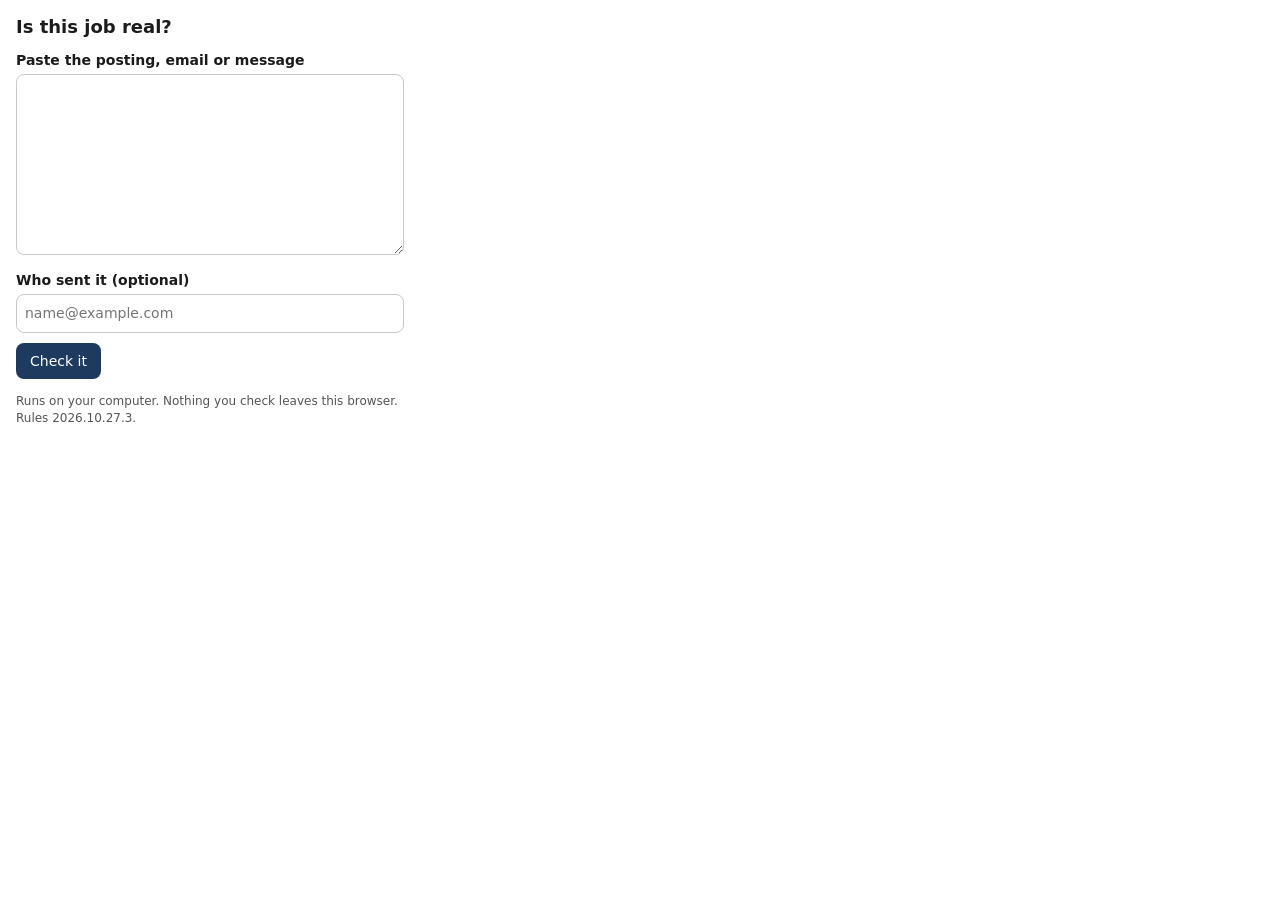
<file: extension/popup.html>
<!doctype html>
<html lang="en">
<head>
<meta charset="utf-8">
<title>LureCheck</title>
<link rel="stylesheet" href="popup.css">
</head>
<body>
<main>
  <h1>Is this job real?</h1>
  <label for="text">Paste the posting, email or message</label>
  <textarea id="text" rows="8"></textarea>
  <label for="sender">Who sent it (optional)</label>
  <input id="sender" placeholder="name@example.com">
  <button id="go">Check it</button>
  <section id="result" role="status" aria-live="polite"></section>
  <p class="small">Runs on your computer. Nothing you check leaves this browser. <span id="ver"></span></p>
</main>
<script src="lurecheck-data.js"></script>
<script src="engine.js"></script>
<script src="popup.js"></script>
</body>
</html>
</file>
<file: extension/popup.css>
body{margin:0;width:420px;font:14px/1.45 system-ui,-apple-system,"Segoe UI",Roboto,sans-serif;color:#1b1b1b;background:#fff}
main{padding:14px 16px}h1{font-size:18px;margin:0 0 10px}label{display:block;margin:10px 0 4px;font-weight:600}
textarea,input{width:100%;box-sizing:border-box;font:inherit;padding:8px;border:1px solid #c9c9c9;border-radius:8px}
button{margin-top:10px;font:inherit;padding:8px 14px;border:0;border-radius:8px;background:#1f3a5f;color:#fff;cursor:pointer}
.tier{margin-top:14px;padding:12px;border-radius:10px;border:1.5px solid;background:#fafafa}
.tier h2{margin:0 0 4px;font-size:16px}.f{margin:8px 0}.f b{display:block}.why{color:#444}
ol{padding-left:18px}.small{font-size:12px;color:#555;margin-top:14px}
</file>
